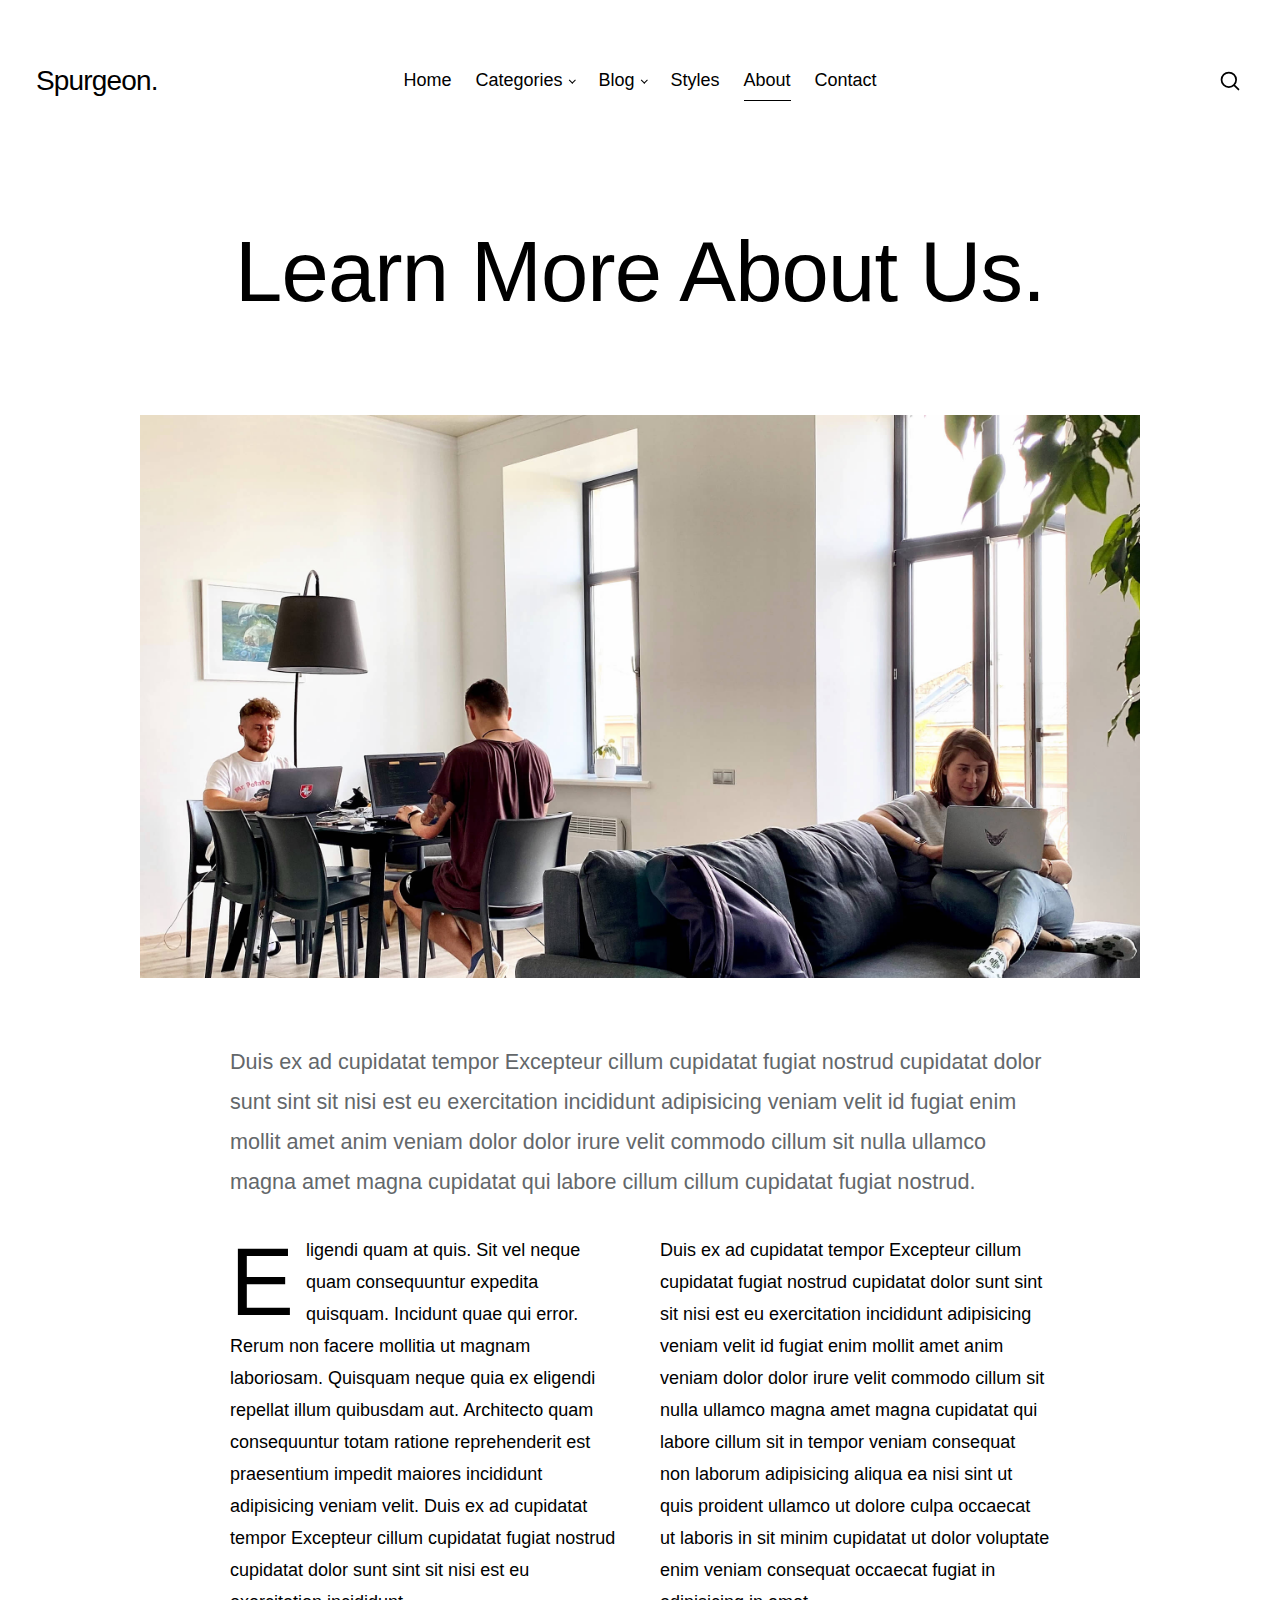
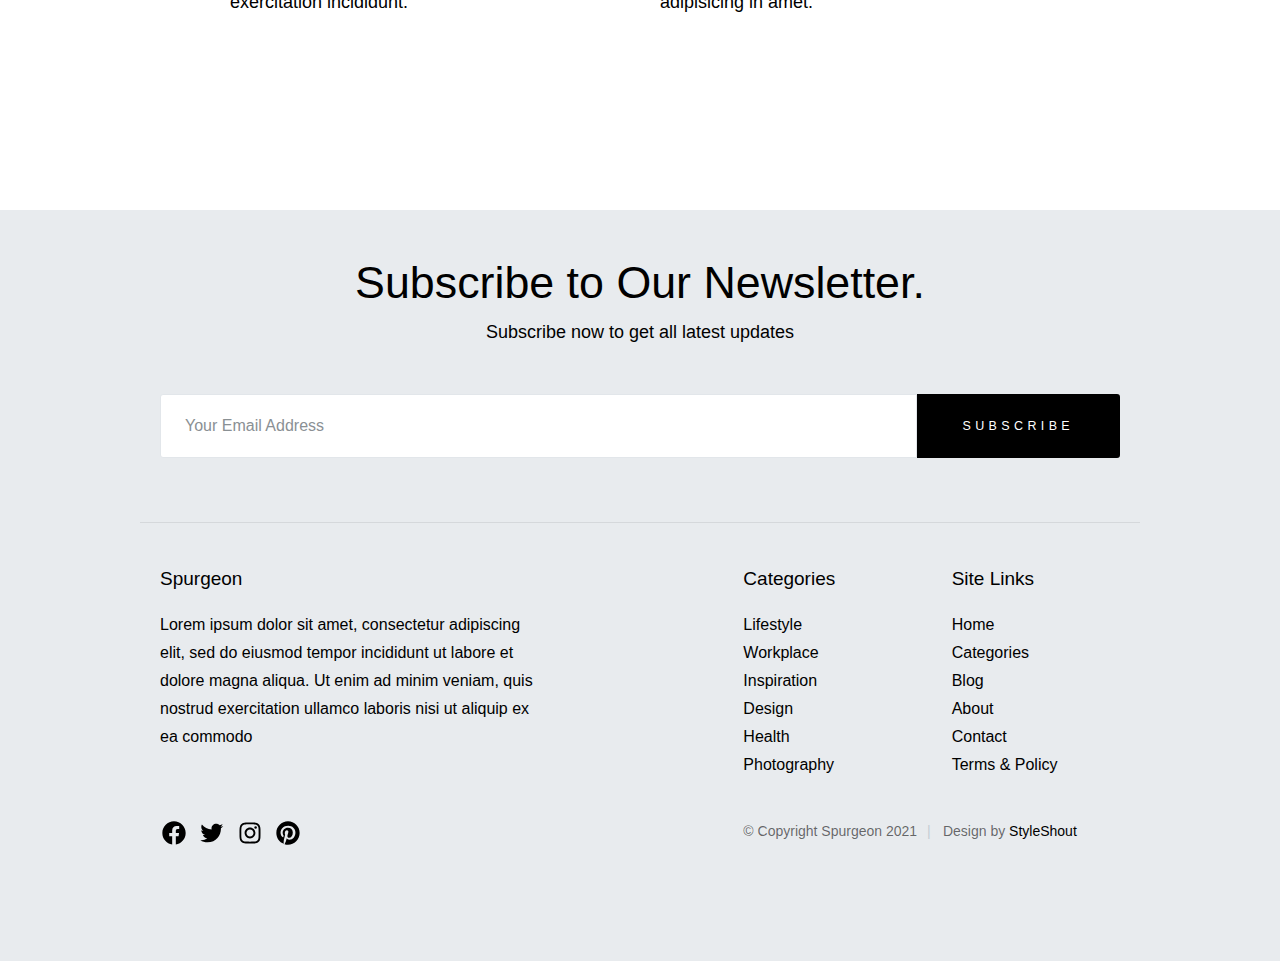
<file: about.html>
<!DOCTYPE html>
<html lang="en" class="no-js" >
<head>

    <!--- basic page needs
    ================================================== -->
    <meta charset="utf-8">
    <meta name="viewport" content="width=device-width, initial-scale=1">
    <title>About - Spurgeon</title>

    <script>
        document.documentElement.classList.remove('no-js');
        document.documentElement.classList.add('js');
    </script>

    <!-- CSS
    ================================================== -->
    <link rel="stylesheet" href="css/vendor.css">
    <link rel="stylesheet" href="css/styles.css">

    <!-- favicons
    ================================================== -->
    <link rel="apple-touch-icon" sizes="180x180" href="apple-touch-icon.png">
    <link rel="icon" type="image/png" sizes="32x32" href="favicon-32x32.png">
    <link rel="icon" type="image/png" sizes="16x16" href="favicon-16x16.png">
    <link rel="manifest" href="site.webmanifest">

</head>

<body id="top">


    <!-- preloader
    ================================================== -->
    <div id="preloader">
        <div id="loader" class="dots-fade">
            <div></div>
            <div></div>
            <div></div>
        </div>
    </div>


    <!-- page wrap
    ================================================== -->
    <div id="page" class="s-pagewrap">


        <!-- # site header 
        ================================================== -->
        <header id="masthead" class="s-header">

            <div class="s-header__branding">
                <p class="site-title">
                    <a href="index.html" rel="home">Spurgeon.</a>
                </p>
            </div>

            <div class="row s-header__navigation">

                <nav class="s-header__nav-wrap">
    
                    <h3 class="s-header__nav-heading">Navigate to</h3>
    
                    <ul class="s-header__nav">
                        <li><a href="index.html" title="">Home</a></li>
                        <li class="has-children">
                            <a href="#0" title="" class="">Categories</a>
                            <ul class="sub-menu">
                                <li><a href="category.html">Design</a></li>
                                <li><a href="category.html">Lifestyle</a></li>
                                <li><a href="category.html">Inspiration</a></li>
                                <li><a href="category.html">Work</a></li>
                                <li><a href="category.html">Health</a></li>
                                <li><a href="category.html">Photography</a></li>
                            </ul>
                        </li>
                        <li class="has-children">
                            <a href="#0" title="" class="">Blog</a>
                            <ul class="sub-menu">
                                <li><a href="single-standard.html">Standard Post</a></li>
                                <li><a href="single-video.html">Video Post</a></li>
                                <li><a href="single-audio.html">Audio Post</a></li>
                            </ul>
                        </li>
                        <li><a href="styles.html" title="">Styles</a></li>
                        <li class="current-menu-item"><a href="about.html" title="">About</a></li>
                        <li><a href="contact.html" title="">Contact</a></li>
                    </ul> <!-- end s-header__nav -->

                </nav> <!-- end s-header__nav-wrap -->
    
            </div> <!-- end s-header__navigation -->

            <div class="s-header__search">

                <div class="s-header__search-inner">
                    <div class="row">
    
                        <form role="search" method="get" class="s-header__search-form" action="#">
                            <label>
                                <span class="u-screen-reader-text">Search for:</span>
                                <input type="search" class="s-header__search-field" placeholder="Search for..." value="" name="s" title="Search for:" autocomplete="off">
                            </label>
                            <input type="submit" class="s-header__search-submit" value="Search"> 
                        </form>
    
                        <a href="#0" title="Close Search" class="s-header__search-close">Close</a>
    
                    </div> <!-- end row -->
                </div> <!-- s-header__search-inner -->
    
            </div> <!-- end s-header__search -->

            <a class="s-header__menu-toggle" href="#0"><span>Menu</span></a>
            <a class="s-header__search-trigger" href="#">
                <svg width="24" height="24" fill="none" viewBox="0 0 24 24">
                    <path stroke="currentColor" stroke-linecap="round" stroke-linejoin="round" stroke-width="1.5" d="M19.25 19.25L15.5 15.5M4.75 11C4.75 7.54822 7.54822 4.75 11 4.75C14.4518 4.75 17.25 7.54822 17.25 11C17.25 14.4518 14.4518 17.25 11 17.25C7.54822 17.25 4.75 14.4518 4.75 11Z"></path>
                </svg>
            </a>

        </header> <!-- end s-header -->


        <!-- # site-content
        ================================================== -->
        <div id="content" class="s-content s-content--page">

                <div class="row entry-wrap">
                    <div class="column lg-12">

                        <article class="entry">

                            <header class="entry__header entry__header--narrow">
    
                                <h1 class="entry__title">
                                    Learn More About Us.
                                </h1>
    
                            </header>

                            <div class="entry__media">
                                <figure class="featured-image">
                                    <img src="images/thumbs/about/about-1200.jpg" 
                                      srcset="images/thumbs/about/about-2400.jpg 2400w, 
                                              images/thumbs/about/about-1200.jpg 1200w, 
                                              images/thumbs/about/about-600.jpg 600w" sizes="(max-width: 2400px) 100vw, 2400px" alt="">
                                </figure>
                            </div>

                            <div class="content-primary">

                                <div class="entry__content">
        
                                    <p class="lead">
                                    Duis ex ad cupidatat tempor Excepteur cillum cupidatat fugiat nostrud cupidatat dolor 
                                    sunt sint sit nisi est eu exercitation incididunt adipisicing veniam velit id fugiat 
                                    enim mollit amet anim veniam dolor dolor irure velit commodo cillum sit nulla ullamco 
                                    magna amet magna cupidatat qui labore cillum cillum cupidatat fugiat nostrud.</p> 

                                    <div class="row block-lg-one-half block-tab-whole">
                                        <div class="column">
                                            <p class="drop-cap">
                                                Eligendi quam at quis. Sit vel neque quam consequuntur expedita quisquam. Incidunt quae 
                                                qui error. Rerum non facere mollitia ut magnam laboriosam. Quisquam neque quia ex eligendi 
                                                repellat illum quibusdam aut. Architecto quam consequuntur totam ratione reprehenderit est 
                                                praesentium impedit maiores incididunt adipisicing veniam velit. Duis ex ad cupidatat tempor Excepteur cillum cupidatat fugiat nostrud cupidatat dolor 
                                                sunt sint sit nisi est eu exercitation incididunt.
                                                </p>
                                        </div>
                                        <div class="column">
                                            <p>
                                                Duis ex ad cupidatat tempor Excepteur cillum cupidatat fugiat nostrud cupidatat dolor 
                                                sunt sint sit nisi est eu exercitation incididunt adipisicing veniam velit id fugiat 
                                                enim mollit amet anim veniam dolor dolor irure velit commodo cillum sit nulla ullamco 
                                                magna amet magna cupidatat qui labore cillum sit in tempor veniam consequat non laborum 
                                                adipisicing aliqua ea nisi sint ut quis proident ullamco ut dolore culpa occaecat ut 
                                                laboris in sit minim cupidatat ut dolor voluptate enim veniam consequat occaecat fugiat 
                                                in adipisicing in amet.
                                                </p>
                                        </div>
                                    </div>

                            </div> <!-- end content-primary -->

                        </article> <!-- end entry -->

                    </div>
                </div> <!-- end entry-wrap -->

        </section> <!-- end s-content -->


        <!-- # site-footer
        ================================================== -->
        <footer id="colophon" class="s-footer">

            <div class="row s-footer__subscribe">
                <div class="column lg-12">

                    <h2>
                    Subscribe to Our Newsletter.
                    </h2>
                    <p>
                    Subscribe now to get all latest updates
                    </p>

                    <form id="mc-form" class="mc-form">
                        <input type="email" name="EMAIL" id="mce-EMAIL" class="u-fullwidth text-center" placeholder="Your Email Address" title="The domain portion of the email address is invalid (the portion after the @)." pattern="^([^\x00-\x20\x22\x28\x29\x2c\x2e\x3a-\x3c\x3e\x40\x5b-\x5d\x7f-\xff]+|\x22([^\x0d\x22\x5c\x80-\xff]|\x5c[\x00-\x7f])*\x22)(\x2e([^\x00-\x20\x22\x28\x29\x2c\x2e\x3a-\x3c\x3e\x40\x5b-\x5d\x7f-\xff]+|\x22([^\x0d\x22\x5c\x80-\xff]|\x5c[\x00-\x7f])*\x22))*\x40([^\x00-\x20\x22\x28\x29\x2c\x2e\x3a-\x3c\x3e\x40\x5b-\x5d\x7f-\xff]+|\x5b([^\x0d\x5b-\x5d\x80-\xff]|\x5c[\x00-\x7f])*\x5d)(\x2e([^\x00-\x20\x22\x28\x29\x2c\x2e\x3a-\x3c\x3e\x40\x5b-\x5d\x7f-\xff]+|\x5b([^\x0d\x5b-\x5d\x80-\xff]|\x5c[\x00-\x7f])*\x5d))*(\.\w{2,})+$" required>
                        <input type="submit" name="subscribe" value="Subscribe" class="btn--small btn--primary u-fullwidth">
                        <!-- <div style="position: absolute; left: -5000px;" aria-hidden="true"><input type="text" name="b_cdb7b577e41181934ed6a6a44_9a91cfe7b3" tabindex="-1" value=""></div> -->
                        <div class="mc-status"></div>
                    </form>

                </div>
            </div> <!-- end s-footer__subscribe -->

            <div class="row s-footer__main">

                <div class="column lg-5 md-6 tab-12 s-footer__about">
                    <h4>Spurgeon</h4>

                    <p>
                    Lorem ipsum dolor sit amet, consectetur 
                    adipiscing elit, sed do eiusmod tempor 
                    incididunt ut labore et dolore magna aliqua. 
                    Ut enim ad minim veniam, quis nostrud exercitation 
                    ullamco laboris nisi ut aliquip ex ea commodo 
                    </p>
                </div> <!-- end s-footer__about -->

                <div class="column lg-5 md-6 tab-12">
                    <div class="row">
                        <div class="column lg-6">
                            <h4>Categories</h4>
                            <ul class="link-list">
                                <li><a href="category.html">Lifestyle</a></li>
                                <li><a href="category.html">Workplace</a></li>
                                <li><a href="category.html">Inspiration</a></li>
                                <li><a href="category.html">Design</a></li>
                                <li><a href="category.html">Health</a></li>
                                <li><a href="category.html">Photography</a></li>
                            </ul>
                        </div>
                        <div class="column lg-6">
                            <h4>Site Links</h4>
                            <ul class="link-list">
                                <li><a href="index.html">Home</a></li>
                                <li><a href="category.html">Categories</a></li>
                                <li><a href="category.html">Blog</a></li>
                                <li><a href="about.html">About</a></li>
                                <li><a href="about.html">Contact</a></li>
                                <li><a href="#0">Terms & Policy</a></li>
                            </ul>
                        </div>
                    </div>
                </div>

            </div> <!-- end s-footer__main -->

            <div class="row s-footer__bottom">

                <div class="column lg-7 md-6 tab-12">
                    <ul class="s-footer__social">
                        <li>
                            <a href="#0">
                                <svg xmlns="http://www.w3.org/2000/svg" width="24" height="24" viewBox="0 0 24 24" style="fill: rgba(0, 0, 0, 1);transform: ;msFilter:;"><path d="M12.001 2.002c-5.522 0-9.999 4.477-9.999 9.999 0 4.99 3.656 9.126 8.437 9.879v-6.988h-2.54v-2.891h2.54V9.798c0-2.508 1.493-3.891 3.776-3.891 1.094 0 2.24.195 2.24.195v2.459h-1.264c-1.24 0-1.628.772-1.628 1.563v1.875h2.771l-.443 2.891h-2.328v6.988C18.344 21.129 22 16.992 22 12.001c0-5.522-4.477-9.999-9.999-9.999z"></path></svg>
                                <span class="u-screen-reader-text">Facebook</span>
                            </a>
                        </li>
                        <li>
                            <a href="#0">
                                <svg xmlns="http://www.w3.org/2000/svg" width="24" height="24" viewBox="0 0 24 24" style="fill:rgba(0, 0, 0, 1);transform:;-ms-filter:"><path d="M19.633,7.997c0.013,0.175,0.013,0.349,0.013,0.523c0,5.325-4.053,11.461-11.46,11.461c-2.282,0-4.402-0.661-6.186-1.809 c0.324,0.037,0.636,0.05,0.973,0.05c1.883,0,3.616-0.636,5.001-1.721c-1.771-0.037-3.255-1.197-3.767-2.793 c0.249,0.037,0.499,0.062,0.761,0.062c0.361,0,0.724-0.05,1.061-0.137c-1.847-0.374-3.23-1.995-3.23-3.953v-0.05 c0.537,0.299,1.16,0.486,1.82,0.511C3.534,9.419,2.823,8.184,2.823,6.787c0-0.748,0.199-1.434,0.548-2.032 c1.983,2.443,4.964,4.04,8.306,4.215c-0.062-0.3-0.1-0.611-0.1-0.923c0-2.22,1.796-4.028,4.028-4.028 c1.16,0,2.207,0.486,2.943,1.272c0.91-0.175,1.782-0.512,2.556-0.973c-0.299,0.935-0.936,1.721-1.771,2.22 c0.811-0.088,1.597-0.312,2.319-0.624C21.104,6.712,20.419,7.423,19.633,7.997z"></path></svg>
                                <span class="u-screen-reader-text">Twitter</span>
                            </a>
                        </li>
                        <li>
                            <a href="#0">
                                <svg xmlns="http://www.w3.org/2000/svg" width="24" height="24" viewBox="0 0 24 24" style="fill:rgba(0, 0, 0, 1);transform:;-ms-filter:"><path d="M11.999,7.377c-2.554,0-4.623,2.07-4.623,4.623c0,2.554,2.069,4.624,4.623,4.624c2.552,0,4.623-2.07,4.623-4.624 C16.622,9.447,14.551,7.377,11.999,7.377L11.999,7.377z M11.999,15.004c-1.659,0-3.004-1.345-3.004-3.003 c0-1.659,1.345-3.003,3.004-3.003s3.002,1.344,3.002,3.003C15.001,13.659,13.658,15.004,11.999,15.004L11.999,15.004z"></path><circle cx="16.806" cy="7.207" r="1.078"></circle><path d="M20.533,6.111c-0.469-1.209-1.424-2.165-2.633-2.632c-0.699-0.263-1.438-0.404-2.186-0.42 c-0.963-0.042-1.268-0.054-3.71-0.054s-2.755,0-3.71,0.054C7.548,3.074,6.809,3.215,6.11,3.479C4.9,3.946,3.945,4.902,3.477,6.111 c-0.263,0.7-0.404,1.438-0.419,2.186c-0.043,0.962-0.056,1.267-0.056,3.71c0,2.442,0,2.753,0.056,3.71 c0.015,0.748,0.156,1.486,0.419,2.187c0.469,1.208,1.424,2.164,2.634,2.632c0.696,0.272,1.435,0.426,2.185,0.45 c0.963,0.042,1.268,0.055,3.71,0.055s2.755,0,3.71-0.055c0.747-0.015,1.486-0.157,2.186-0.419c1.209-0.469,2.164-1.424,2.633-2.633 c0.263-0.7,0.404-1.438,0.419-2.186c0.043-0.962,0.056-1.267,0.056-3.71s0-2.753-0.056-3.71C20.941,7.57,20.801,6.819,20.533,6.111z M19.315,15.643c-0.007,0.576-0.111,1.147-0.311,1.688c-0.305,0.787-0.926,1.409-1.712,1.711c-0.535,0.199-1.099,0.303-1.67,0.311 c-0.95,0.044-1.218,0.055-3.654,0.055c-2.438,0-2.687,0-3.655-0.055c-0.569-0.007-1.135-0.112-1.669-0.311 c-0.789-0.301-1.414-0.923-1.719-1.711c-0.196-0.534-0.302-1.099-0.311-1.669c-0.043-0.95-0.053-1.218-0.053-3.654 c0-2.437,0-2.686,0.053-3.655c0.007-0.576,0.111-1.146,0.311-1.687c0.305-0.789,0.93-1.41,1.719-1.712 c0.534-0.198,1.1-0.303,1.669-0.311c0.951-0.043,1.218-0.055,3.655-0.055c2.437,0,2.687,0,3.654,0.055 c0.571,0.007,1.135,0.112,1.67,0.311c0.786,0.303,1.407,0.925,1.712,1.712c0.196,0.534,0.302,1.099,0.311,1.669 c0.043,0.951,0.054,1.218,0.054,3.655c0,2.436,0,2.698-0.043,3.654H19.315z"></path></svg>
                                <span class="u-screen-reader-text">Instagram</span>
                            </a>
                        </li>
                        <li>
                            <a href="#0">
                                <svg xmlns="http://www.w3.org/2000/svg" width="24" height="24" viewBox="0 0 24 24" style="fill: rgba(0, 0, 0, 1);transform: ;msFilter:;"><path d="M11.99 2C6.472 2 2 6.473 2 11.99c0 4.232 2.633 7.85 6.35 9.306-.088-.79-.166-2.006.034-2.868.182-.78 1.172-4.966 1.172-4.966s-.299-.599-.299-1.484c0-1.388.805-2.425 1.808-2.425.853 0 1.264.64 1.264 1.407 0 .858-.546 2.139-.827 3.327-.235.994.499 1.805 1.479 1.805 1.775 0 3.141-1.872 3.141-4.575 0-2.392-1.719-4.064-4.173-4.064-2.843 0-4.512 2.132-4.512 4.335 0 .858.331 1.779.744 2.28a.3.3 0 0 1 .069.286c-.076.315-.245.994-.277 1.133-.044.183-.145.222-.335.134-1.247-.581-2.027-2.405-2.027-3.871 0-3.151 2.289-6.045 6.601-6.045 3.466 0 6.159 2.469 6.159 5.77 0 3.444-2.171 6.213-5.184 6.213-1.013 0-1.964-.525-2.29-1.146l-.623 2.374c-.225.868-.834 1.956-1.241 2.62a10 10 0 0 0 2.958.445c5.517 0 9.99-4.473 9.99-9.99S17.507 2 11.99 2"></path></svg>
                                <span class="u-screen-reader-text">Pinterest</span>
                            </a>
                        </li>
                    </ul>
                </div>
                <div class="column lg-5 md-6 tab-12">
                    <div class="ss-copyright">
                        <span>© Copyright Spurgeon 2021</span> 
                        <span>Design by <a href="https://www.styleshout.com/">StyleShout</a></span>
                    </div>
                </div>

            </div> <!-- end s-footer__bottom -->
           
            <div class="ss-go-top">
                <a class="smoothscroll" title="Back to Top" href="#top">
                    <svg width="24" height="24" fill="none" viewBox="0 0 24 24">
                        <path stroke="currentColor" stroke-linecap="round" stroke-linejoin="round" stroke-width="1.5" d="M17.25 10.25L12 4.75L6.75 10.25"/>
                        <path stroke="currentColor" stroke-linecap="round" stroke-linejoin="round" stroke-width="1.5" d="M12 19.25V5.75"/>
                    </svg>
                </a>
            </div> <!-- end ss-go-top -->

        </footer><!-- end s-footer -->


    <!-- Java Script
    ================================================== -->
    <script src="js/plugins.js"></script>
    <script src="js/main.js"></script>

</body>
</html>
</file>
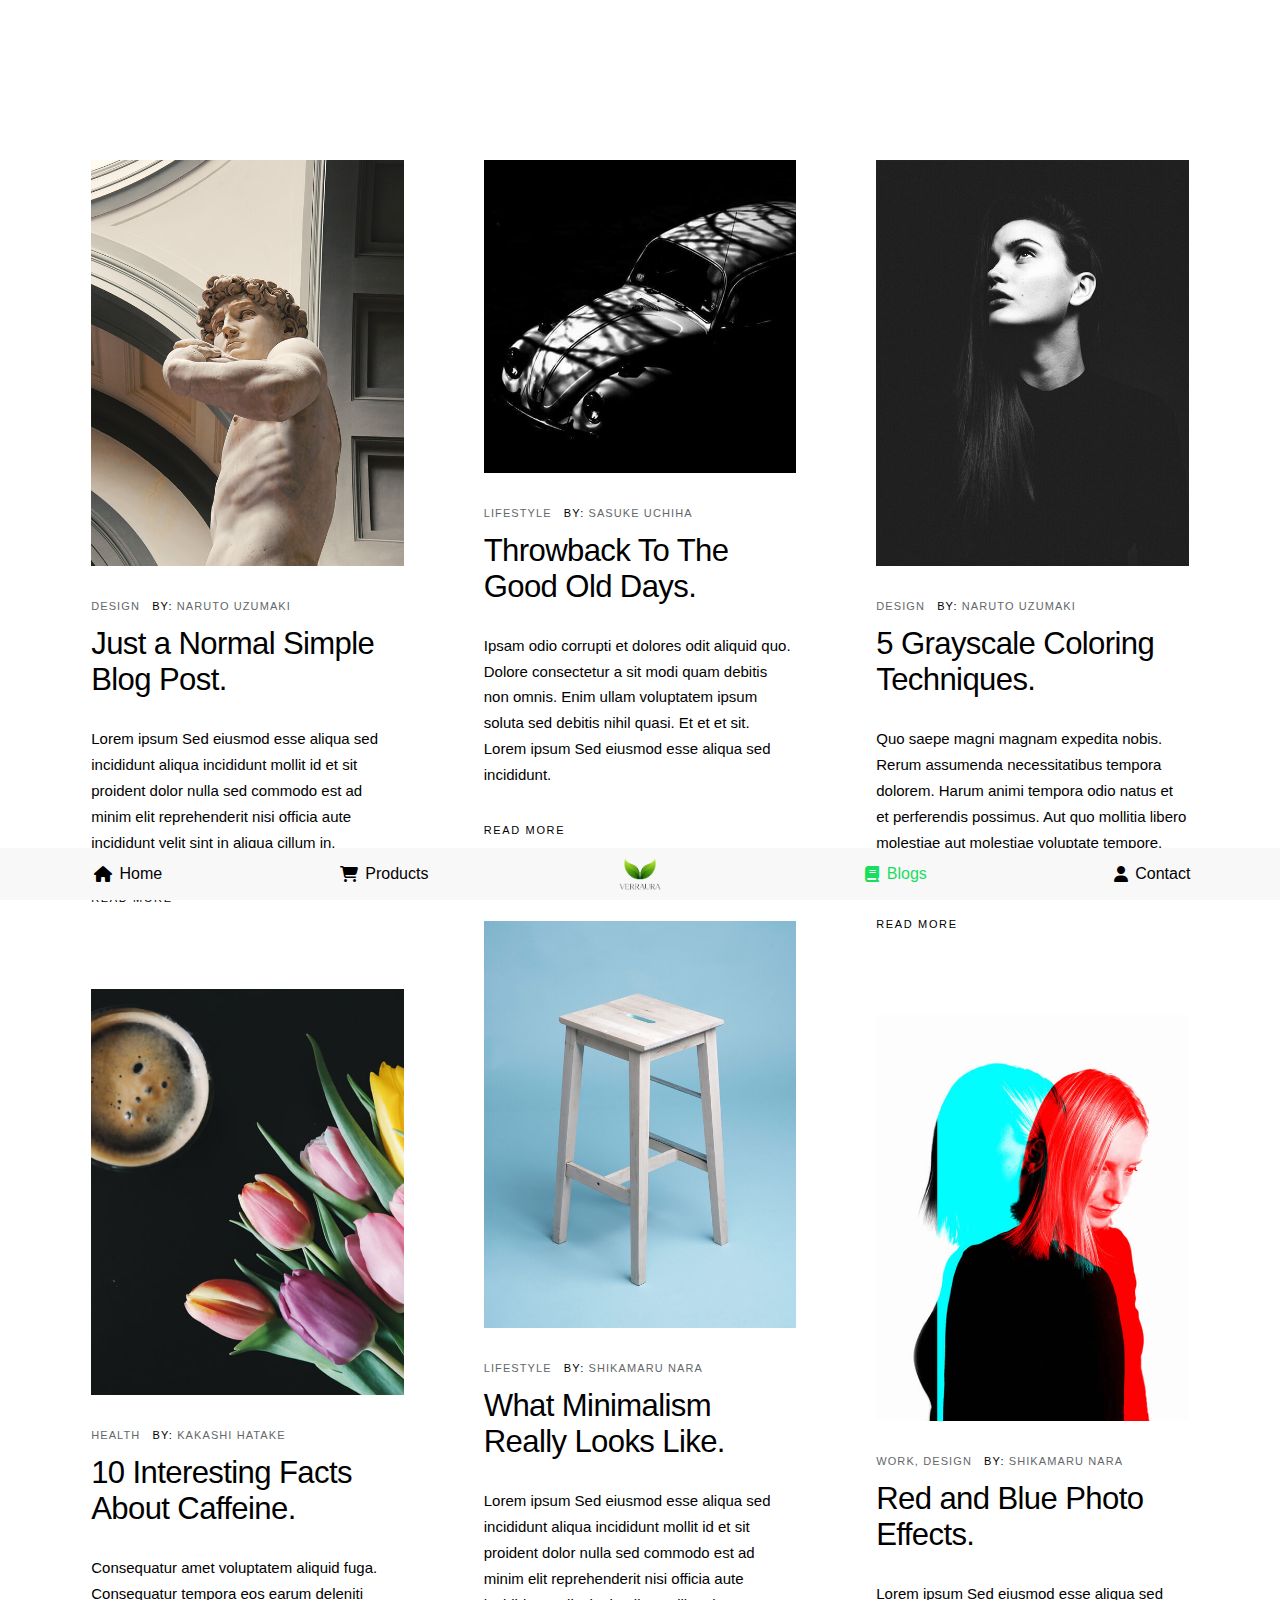
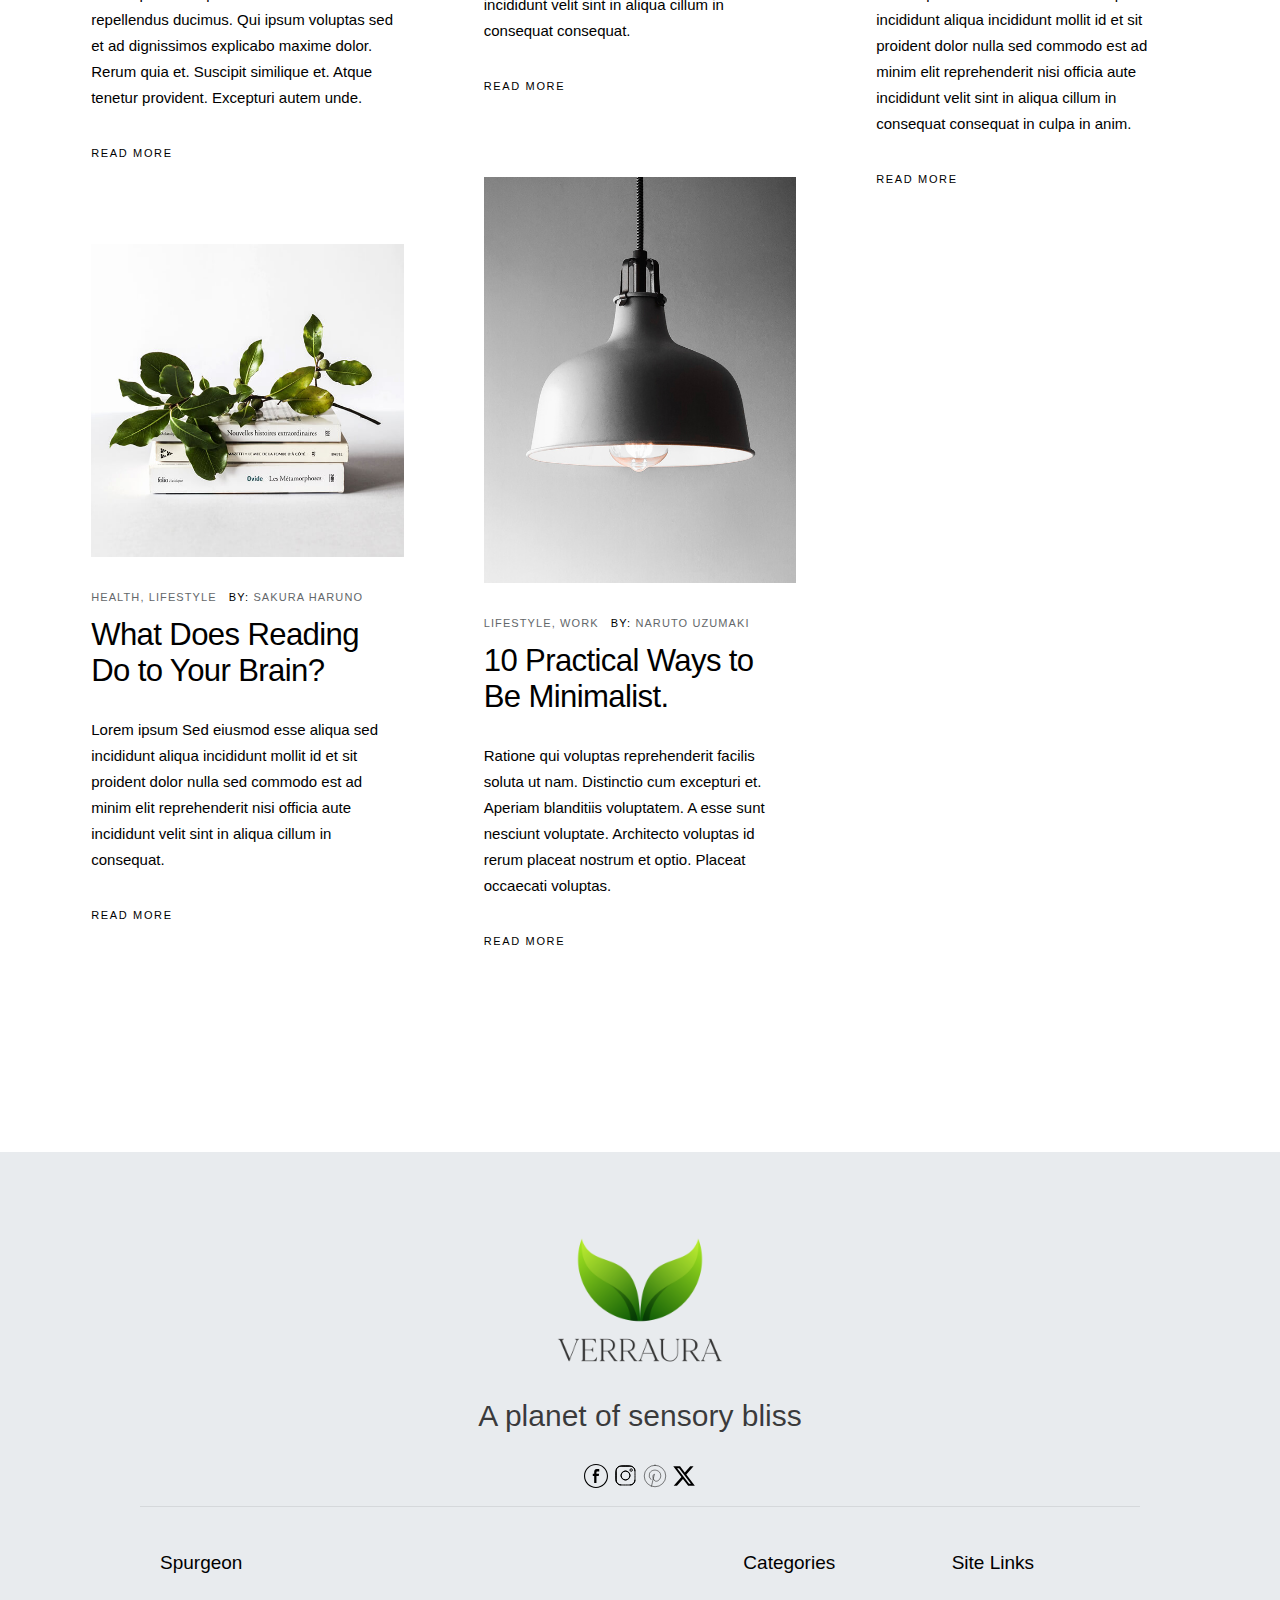
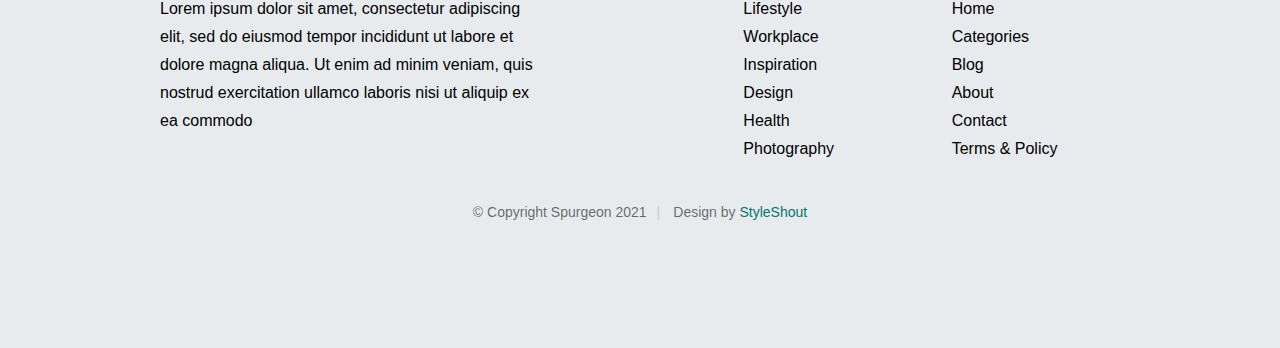
<file: Blogs.html>
<!DOCTYPE html>
<html lang="en" class="no-js" >
<head>

    <!--- basic page needs
    ================================================== -->
    <meta charset="utf-8">
    <meta name="viewport" content="width=device-width, initial-scale=1">
    <title>Spurgeon</title>

    <script>
        document.documentElement.classList.remove('no-js');
        document.documentElement.classList.add('js');
    </script>

    <!-- CSS
    ================================================== -->
    <link rel="stylesheet" href="css/vendor.css">
    <link rel="stylesheet" href="css/styles.css">

    <!-- favicons
    ================================================== -->
    <link rel="stylesheet" href="https://cdnjs.cloudflare.com/ajax/libs/font-awesome/6.4.0/css/all.min.css">
    <link rel="apple-touch-icon" sizes="180x180" href="apple-touch-icon.png">
    <link rel="icon" type="image/png" sizes="32x32" href="favicon-32x32.png">
    <link rel="icon" type="image/png" sizes="16x16" href="favicon-16x16.png">
    <link rel="manifest" href="site.webmanifest">

</head>


<body id="top">




    <!-- page wrap
    ================================================== -->
    <div id="page" class="s-pagewrap ss-home">


        <!-- # site header 
        ================================================== -->
        <header id="masthead" class="s-header">

            <div class="s-header__branding">
                <p class="site-title">
                    <a href="index.html" rel="home">Verraura.</a>
                </p>
            </div>

            <div class="row s-header__navigation">
                    <ul class="s-header__nav">
                                                                                   
                    </ul> <!-- end s-header__nav -->
            </div> <!-- end s-header__navigation -->


         
         

        </header> <!-- end s-header -->


        <!-- # site-content
        ================================================== -->
        <section id="content" class="s-content">
         



            <!--  BLOG SECTION  -->
            <div id="bricks" class="bricks">
                <div class="masonry">
                    <div class="bricks-wrapper" >
                        <div class="grid-sizer">

                      


                        <article class="brick entry" >
                            <div class="entry__thumb">
                                <a href="single-standard.html" class="thumb-link">
                                    <img src="images/thumbs/masonry/statue-600.jpg" 
                                        srcset="images/thumbs/masonry/statue-600.jpg 1x, images/thumbs/masonry/statue-1200.jpg 2x" alt="">
                                </a>
                            </div> <!-- end entry__thumb -->
                            <div class="entry__text">
                                <div class="entry__header">
                                    <div class="entry__meta">
                                        <span class="cat-links">
                                            <a href="#">Design</a>
                                        </span>
                                        <span class="byline">
                                            By:
                                            <a href="#0">Naruto Uzumaki</a>
                                        </span>
                                    </div>
                                    <h1 class="entry__title"><a href="single-standard.html">Just a Normal Simple Blog Post.</a></h1>
                                 </div>
                                <div class="entry__excerpt">
                                    <p>
                                    Lorem ipsum Sed eiusmod esse aliqua sed incididunt aliqua incididunt mollit id et sit proident dolor nulla 
                                    sed commodo est ad minim elit reprehenderit nisi officia aute incididunt velit sint in aliqua cillum in.
                                    </p>
                                </div>
                                <a class="entry__more-link" href="#0">Read More</a>
                            </div> <!-- end entry__text -->
                        </article> <!-- end article -->
                        <article class="brick entry" >
        
                            <div class="entry__thumb">
                                <a href="single-standard.html" class="thumb-link">
                                    <img src="images/thumbs/masonry/beetle-600.jpg" 
                                        srcset="images/thumbs/masonry/beetle-600.jpg 1x, images/thumbs/masonry/beetle-1200.jpg 2x" alt="">
                                </a>
                            </div> <!-- end entry__thumb -->
        
                            <div class="entry__text">
                                <div class="entry__header">
                                    <div class="entry__meta">
                                        <span class="cat-links">
                                            <a href="#">Lifestyle</a>
                                        </span>
                                        <span class="post-date">
                                            By:
                                            <a href="#0">Sasuke Uchiha</a>
                                        </span>
                                    </div>
                                    <h1 class="entry__title"><a href="single-standard.html">Throwback To The Good Old Days.</a></h1>
                                </div>
                                <div class="entry__excerpt">
                                    <p>
                                    Ipsam odio corrupti et dolores odit aliquid quo. Dolore consectetur a sit modi quam debitis non omnis. Enim ullam 
                                    voluptatem ipsum soluta sed debitis nihil quasi. Et et et sit. Lorem ipsum Sed eiusmod esse aliqua sed incididunt.
                                    </p>
                                </div>
                                <a class="entry__more-link" href="#0">Read More</a>
                            </div> <!-- end entry__text -->
                        
                        </article> <!-- end article -->

                        <article class="brick entry">
            
                            <div class="entry__thumb">
                                <a href="single-standard.html" class="thumb-link">
                                    <img src="images/thumbs/masonry/grayscale-600.jpg" 
                                        srcset="images/thumbs/masonry/grayscale-600.jpg 1x, images/thumbs/masonry/grayscale-1200.jpg 2x" alt="">
                                </a>
                            </div> <!-- end entry__thumb -->
            
                            <div class="entry__text">
                                <div class="entry__header">
                                    <div class="entry__meta">
                                        <span class="cat-links">
                                            <a href="#">Design</a>
                                        </span>
                                        <span class="byline">
                                            By:
                                            <a href="#0">Naruto Uzumaki</a>
                                        </span>
                                    </div>
                                    <h1 class="entry__title"><a href="single-standard.html">5  Grayscale Coloring Techniques.</a></h1>
                                </div>
                                <div class="entry__excerpt">
                                    <p>
                                    Quo saepe magni magnam expedita nobis. Rerum assumenda necessitatibus tempora dolorem. Harum animi tempora odio natus et 
                                    et perferendis possimus. Aut quo mollitia libero molestiae aut molestiae voluptate tempore. Eius voluptatem eligendi .
                                    </p>
                                </div>
                                <a class="entry__more-link" href="#0">Read More</a>
                            </div> <!-- end entry__text -->
                            
                        </article> <!-- end article -->

                        <article class="brick entry">
            
                            <div class="entry__thumb">
                                <a href="single-standard.html" class="thumb-link">
                                    <img src="images/thumbs/masonry/woodcraft-600.jpg" 
                                        srcset="images/thumbs/masonry/woodcraft-600.jpg 1x, images/thumbs/masonry/woodcraft-1200.jpg 2x" alt="">
                                </a>
                            </div> <!-- end entry__thumb -->
            
                            <div class="entry__text">
                                <div class="entry__header">
                                    <div class="entry__meta">
                                        <span class="cat-links">
                                            <a href="#">Lifestyle</a>
                                        </span>
                                        <span class="byline">
                                            By:
                                            <a href="#0">Shikamaru Nara</a>
                                        </span>
                                    </div>
                                    <h1 class="entry__title"><a href="single-standard.html">What Minimalism Really Looks Like.</a></h1>
                                 </div>
                                <div class="entry__excerpt">
                                    <p>
                                    Lorem ipsum Sed eiusmod esse aliqua sed incididunt aliqua incididunt mollit id et sit proident dolor nulla sed commodo 
                                    est ad minim elit reprehenderit nisi officia aute incididunt velit sint in aliqua cillum in consequat consequat.
                                    </p>
                                </div>
                                <a class="entry__more-link" href="#0">Read More</a>
                            </div> <!-- end entry__text -->
            
                        </article> <!-- end entry -->
        
                        <article class="brick entry">
        
                            <div class="entry__thumb">
                                <a href="single-standard.html" class="thumb-link">
                                    <img src="images/thumbs/masonry/tulips-600.jpg" 
                                        srcset="images/thumbs/masonry/tulips-600.jpg 1x, images/thumbs/masonry/tulips-1200.jpg 2x" alt="">
                                </a>
                            </div>  <!-- end entry__thumb -->
        
                            <div class="entry__text">
                                <div class="entry__header">
                                    <div class="entry__meta">
                                        <span class="cat-links">
                                            <a href="#">Health</a>
                                        </span>
                                        <span class="byline">
                                            By:
                                            <a href="#0">Kakashi Hatake</a>
                                        </span>
                                    </div>
                                    <h1 class="entry__title"><a href="single-standard.html">10 Interesting Facts About Caffeine.</a></h1>
                                </div>
                                <div class="entry__excerpt">
                                    <p>
                                    Consequatur amet voluptatem aliquid fuga. Consequatur tempora eos earum deleniti repellendus ducimus. Qui ipsum voluptas 
                                    sed et ad dignissimos explicabo maxime dolor. Rerum quia et. Suscipit similique et. Atque tenetur provident. Excepturi 
                                    autem unde.
                                    </p>
                                </div>
                                <a class="entry__more-link" href="#0">Read More</a>
                            </div> <!-- end entry__text -->
                        
                        </article> <!-- end article -->

                        

                        <article class="brick entry">
        
                            <div class="entry__thumb">
                                <a href="single-standard.html" class="thumb-link">
                                    <img src="images/thumbs/masonry/red-and-blue-600.jpg" 
                                        srcset="images/thumbs/masonry/red-and-blue-600.jpg 1x, images/thumbs/masonry/red-and-blue-1200.jpg 2x" alt="">
                                </a>
                            </div> <!-- end entry__thumb -->
        
                            <div class="entry__text">
                                <div class="entry__header">
                                    <div class="entry__meta">
                                        <span class="cat-links">
                                            <a href="#">Work</a> 
                                            <a href="#">Design</a>
                                        </span>
                                        <span class="byline">
                                            By:
                                            <a href="#0">Shikamaru Nara</a>
                                        </span>
                                    </div>
                                    <h1 class="entry__title"><a href="single-standard.html">Red and Blue Photo Effects.</a></h1>
                                </div>
                                <div class="entry__excerpt">
                                    <p>
                                    Lorem ipsum Sed eiusmod esse aliqua sed incididunt aliqua incididunt mollit id et sit proident dolor nulla sed commodo 
                                    est ad minim elit reprehenderit nisi officia aute incididunt velit sint in aliqua cillum in consequat consequat in
                                    culpa in anim.
                                    </p>
                                </div>
                                <a class="entry__more-link" href="#0">Read More</a>
                            </div> <!-- end entry__text -->
                        
                        </article> <!-- end article -->
        
                        <article class="brick entry" >
                
                            <div class="entry__thumb">
                                <a href="single-standard.html" class="thumb-link">
                                    <img src="images/thumbs/masonry/white-lamp-600.jpg" 
                                        srcset="images/thumbs/masonry/white-lamp-600.jpg 1x, images/thumbs/masonry/white-lamp-1200.jpg 2x" alt="">
                                </a>
                            </div> <!-- end entry__thumb -->
                
                            <div class="entry__text">
                                <div class="entry__header">
                                    <div class="entry__meta">
                                        <span class="cat-links">
                                            <a href="#">Lifestyle</a>
                                            <a href="#">Work</a>
                                        </span>
                                        <span class="byline">
                                            By:
                                            <a href="#0">Naruto Uzumaki</a>
                                        </span>
                                    </div>
                                    <h1 class="entry__title"><a href="single-standard.html">10 Practical Ways to Be Minimalist.</a></h1>
                                </div>
                                <div class="entry__excerpt">
                                    <p>
                                    Ratione qui voluptas reprehenderit facilis soluta ut nam. Distinctio cum excepturi et. Aperiam blanditiis voluptatem.
                                    A esse sunt nesciunt voluptate. Architecto voluptas id rerum placeat nostrum et optio. Placeat occaecati voluptas.
                                    </p>
                                </div>
                                <a class="entry__more-link" href="#0">Read More</a>
                            </div> <!-- end entry__text -->
                                
                        </article> <!-- end article -->
        
                        <article class="brick entry" >
        
                            <div class="entry__thumb">
                                <a href="single-standard.html" class="thumb-link">
                                    <img src="images/thumbs/masonry/books-600.jpg" 
                                        srcset="images/thumbs/masonry/books-600.jpg 1x, images/thumbs/masonry/books-1200.jpg 2x" alt="">
                                </a>
                            </div> <!-- end entry__thumb -->
        
                            <div class="entry__text">
                                <div class="entry__header">
                                    <div class="entry__meta">
                                        <span class="cat-links">
                                            <a href="#">Health</a>
                                            <a href="#">Lifestyle</a>
                                        </span>
                                        <span class="byline">
                                            By:
                                            <a href="#0">Sakura Haruno</a>
                                        </span>
                                    </div>
                                    <h1 class="entry__title"><a href="single-standard.html">What Does Reading Do to Your Brain?</a></h1>
                                </div>
                                <div class="entry__excerpt">
                                    <p>
                                    Lorem ipsum Sed eiusmod esse aliqua sed incididunt aliqua incididunt mollit id et sit proident dolor nulla sed 
                                    commodo est ad minim elit reprehenderit nisi officia aute incididunt velit sint in aliqua cillum in consequat.
                                    </p>
                                </div>
                                <a class="entry__more-link" href="#0">Read More</a>
                            </div> <!-- end entry__text -->
                        
                        </article> <!-- end article -->

                    </div> <!-- end bricks-wrapper -->

                </div> <!-- end masonry-->

            </div> <!-- end bricks -->

        </section> <!-- end s-content -->


        <!-- # site-footer
        ================================================== -->
        <footer id="colophon" class="s-footer">

            <div class="containerfooter">
                <img src="images/img1.png" alt="Description of the image">
                <p>A planet of sensory bliss</p>
                       <div> 
                      
                            <a href="#0">
                                <svg width="24" height="24" viewBox="0 0 32 32" xmlns="http://www.w3.org/2000/svg" fill="#000000"><g id="SVGRepo_bgCarrier" stroke-width="0"></g><g id="SVGRepo_tracerCarrier" stroke-linecap="round" stroke-linejoin="round"></g><g id="SVGRepo_iconCarrier"> <g fill="none" fill-rule="evenodd"> <path d="m0 0h32v32h-32z"></path> <g fill="#000000" fill-rule="nonzero"> <path d="m32 16c0-8.83636363-7.1636364-16-16-16-8.83636362 0-16 7.16363638-16 16 0 8.8363636 7.16363638 16 16 16 8.8363636 0 16-7.1636364 16-16zm-30.54545453 0c0-8.03345453 6.512-14.54545453 14.54545453-14.54545453 8.0334545 0 14.5454545 6.512 14.5454545 14.54545453 0 8.0334545-6.512 14.5454545-14.5454545 14.5454545-8.03345453 0-14.54545453-6.512-14.54545453-14.5454545z"></path> <path d="m16.6138182 25.2349091v-9.2349091h3.0472727l.4814545-3.0603636h-3.5287272v-1.5345455c0-.7985455.2618182-1.56072727 1.408-1.56072727h2.2909091v-3.05454547h-3.2523636c-2.7345455 0-3.4807273 1.80072728-3.4807273 4.29672724v1.8516364h-1.8763637v3.0618182h1.8763636v9.2349091z"></path> </g> </g> </g></svg>
                                <span class="u-screen-reader-text">facebook</span>
                            </a>
                            <a href="#0">
                              <svg width="24" height="24" viewBox="0 0 24 24" fill="none" xmlns="http://www.w3.org/2000/svg"><g id="SVGRepo_bgCarrier" stroke-width="0"></g><g id="SVGRepo_tracerCarrier" stroke-linecap="round" stroke-linejoin="round"></g><g id="SVGRepo_iconCarrier"> <path d="M3.06167 7.24464C3.10844 6.22264 3.26846 5.56351 3.48487 5.00402L3.48778 4.99629C3.70223 4.42695 4.03818 3.91119 4.47224 3.48489L4.47833 3.47891L4.48431 3.47282C4.91096 3.0382 5.42691 2.70258 5.99575 2.4887L6.00556 2.48495C6.56378 2.26786 7.22162 2.10843 8.24447 2.06167M3.06167 7.24464C3.0125 8.33659 2.99997 8.67508 2.99997 11.5063C2.99997 14.3381 3.01181 14.6758 3.06164 15.768M3.06167 7.24464L3.06167 7.52008M3.48867 18.0168C3.70255 18.5856 4.03817 19.1015 4.47279 19.5282L4.47887 19.5342L4.48484 19.5402C4.91116 19.9743 5.42694 20.3103 5.99628 20.5247L6.00478 20.5279C6.56351 20.7446 7.22167 20.9041 8.24447 20.9509M3.48867 18.0168L3.48492 18.0069C3.26783 17.4487 3.1084 16.7909 3.06164 15.768M3.48867 18.0168L3.47585 17.9492M3.06164 15.768L3.07839 15.8562M3.06164 15.768L3.06164 15.4919M3.47585 17.9492L3.07839 15.8562M3.47585 17.9492C3.30704 17.5033 3.13322 16.881 3.07839 15.8562M3.47585 17.9492C3.48177 17.9649 3.48768 17.9803 3.49359 17.9955C3.70766 18.5726 4.04685 19.0952 4.48679 19.5256C4.91708 19.9655 5.43944 20.3046 6.01636 20.5187C6.47934 20.699 7.13172 20.8875 8.24431 20.9385C9.3671 20.9896 9.71399 21 12.5062 21C15.2985 21 15.6457 20.9896 16.7685 20.9385C17.8824 20.8874 18.534 20.6979 18.9954 20.519C19.5726 20.305 20.0953 19.9657 20.5257 19.5256C20.9655 19.0953 21.3046 18.573 21.5187 17.9961C21.699 17.5331 21.8875 16.8808 21.9384 15.7682C21.9895 14.6454 22 14.2978 22 11.5063C22 8.71472 21.9895 8.36684 21.9384 7.24405C21.8871 6.12427 21.6959 5.47168 21.5161 5.00992C21.2811 4.40322 20.9831 3.94437 20.525 3.48627C20.0678 3.02999 19.6102 2.73179 19.003 2.49654C18.5396 2.31537 17.8866 2.12531 16.7685 2.07406C16.6712 2.06964 16.5798 2.06552 16.4921 2.06168M3.07839 15.8562C3.07684 15.8273 3.07539 15.7981 3.07403 15.7685C3.06961 15.6712 3.06548 15.5797 3.06164 15.4919M8.24447 2.06167C9.33668 2.01184 9.67505 2 12.5062 2C15.3374 2 15.6756 2.01252 16.7675 2.06168M8.24447 2.06167L8.52062 2.06167M16.7675 2.06168L16.4921 2.06168M16.7675 2.06168C17.7897 2.10844 18.4489 2.26844 19.0085 2.48487L19.0162 2.48781C19.5855 2.70226 20.1013 3.03821 20.5276 3.47227L20.5335 3.4783L20.5396 3.48422C20.9737 3.91055 21.3096 4.42646 21.5239 4.99596L21.5275 5.00559C21.7446 5.56381 21.9041 6.22165 21.9508 7.2445M8.52062 2.06167L16.4921 2.06168M8.52062 2.06167C9.44548 2.02123 9.95666 2.01253 12.5062 2.01253C15.056 2.01253 15.5671 2.02124 16.4921 2.06168M8.52062 2.06167C8.43284 2.06551 8.34134 2.06964 8.24402 2.07406C7.13004 2.12512 6.47843 2.31464 6.01708 2.49358C5.43767 2.70837 4.91328 3.04936 4.48192 3.49186C4.0281 3.94756 3.73105 4.40422 3.49655 5.0094C3.31536 5.4728 3.12527 6.12614 3.07402 7.24434C3.06961 7.34135 3.06549 7.43257 3.06167 7.52008M21.9508 15.768C21.9041 16.7908 21.7446 17.449 21.5279 18.0077L21.5247 18.0162C21.3102 18.5856 20.9743 19.1013 20.5402 19.5276L20.5341 19.5336L20.5282 19.5397C20.1015 19.9743 19.5856 20.3099 19.0167 20.5238L19.0069 20.5276C18.4487 20.7447 17.7908 20.9041 16.768 20.9509M3.06164 15.4919C3.0212 14.567 3.0125 14.0558 3.0125 11.5063C3.0125 8.95591 3.0212 8.44544 3.06167 7.52008M3.06164 15.4919L3.06167 7.52008M10.8155 15.5881C11.3515 15.8101 11.926 15.9244 12.5062 15.9244C13.678 15.9244 14.8018 15.4589 15.6304 14.6304C16.4589 13.8018 16.9244 12.678 16.9244 11.5063C16.9244 10.3345 16.4589 9.21072 15.6304 8.38215C14.8018 7.55359 13.678 7.0881 12.5062 7.0881C11.926 7.0881 11.3515 7.20238 10.8155 7.42442C10.2794 7.64645 9.79239 7.97189 9.38213 8.38215C8.97187 8.79242 8.64643 9.27947 8.42439 9.81551C8.20236 10.3515 8.08808 10.9261 8.08808 11.5063C8.08808 12.0865 8.20236 12.661 8.42439 13.197C8.64643 13.7331 8.97187 14.2201 9.38213 14.6304C9.79239 15.0406 10.2794 15.3661 10.8155 15.5881ZM9.37229 8.37231C10.2035 7.54113 11.3308 7.07418 12.5062 7.07418C13.6817 7.07418 14.809 7.54113 15.6402 8.37231C16.4714 9.20349 16.9383 10.3308 16.9383 11.5063C16.9383 12.6817 16.4714 13.809 15.6402 14.6402C14.809 15.4714 13.6817 15.9383 12.5062 15.9383C11.3308 15.9383 10.2035 15.4714 9.37229 14.6402C8.54111 13.809 8.07416 12.6817 8.07416 11.5063C8.07416 10.3308 8.54111 9.20349 9.37229 8.37231ZM19.434 6.04229C19.434 6.37873 19.3003 6.70139 19.0625 6.93929C18.8246 7.17719 18.5019 7.31084 18.1655 7.31084C17.829 7.31084 17.5064 7.17719 17.2685 6.93929C17.0306 6.70139 16.8969 6.37873 16.8969 6.04229C16.8969 5.70585 17.0306 5.38319 17.2685 5.1453C17.5064 4.9074 17.829 4.77375 18.1655 4.77375C18.5019 4.77375 18.8246 4.9074 19.0625 5.1453C19.3003 5.38319 19.434 5.70585 19.434 6.04229Z" stroke="#000000" stroke-linejoin="round"></path> </g></svg>
                                <span class="u-screen-reader-text">Instagram</span>
                            </a>
                            <a href="#0">
                                <svg width="24" height="24" viewBox="0 0 48 48" xmlns="http://www.w3.org/2000/svg" fill="#000000"><g id="SVGRepo_bgCarrier" stroke-width="0"></g><g id="SVGRepo_tracerCarrier" stroke-linecap="round" stroke-linejoin="round"></g><g id="SVGRepo_iconCarrier"><defs><style>.a{fill:none;stroke:#000000;stroke-linecap:round;stroke-linejoin:round;}</style></defs><path class="a" d="M17,44.23s5.36-22.32,5.89-23.72C17.77,21,19.41,33,25.21,34.31c4.91,1.15,10.35-4.54,10.27-10.85S31.69,14,27,12.69,14.85,13,12.87,19.56a10.53,10.53,0,0,0,3,11.47"></path><path class="a" d="M24,2.5A21.5,21.5,0,1,0,45.5,24,21.51,21.51,0,0,0,24,2.5Z"></path></g></svg>
                                <span class="u-screen-reader-text">Pinterest</span>
                            </a>

                            <a href="#0">
                                <svg xmlns="http://www.w3.org/2000/svg" width="24" height="24" viewBox="0 0 512 512"><path d="M389.2 48h70.6L305.6 224.2 487 464H345L233.7 318.6 106.5 464H35.8L200.7 275.5 26.8 48H172.4L272.9 180.9 389.2 48zM364.4 421.8h39.1L151.1 88h-42L364.4 421.8z"/></svg>
                                <span class="u-screen-reader-text">Twitter</span>
                            </a>
                        </div>
            </div>
            
              <div class="row s-footer__bottom">
                  </div> <!-- end s-footer__bottom -->
                           <div class="row s-footer__main">






                
                     <div class="column lg-5 md-6 tab-12 s-footer__about">
                    <h4>Spurgeon</h4>

                    <p>
                    Lorem ipsum dolor sit amet, consectetur 
                    adipiscing elit, sed do eiusmod tempor 
                    incididunt ut labore et dolore magna aliqua. 
                    Ut enim ad minim veniam, quis nostrud exercitation 
                    ullamco laboris nisi ut aliquip ex ea commodo 
                    </p>
                </div> <!-- end s-footer__about -->

                <div class="column lg-5 md-6 tab-12">
                    <div class="row">
                        <div class="column lg-6">
                            <h4>Categories</h4>
                            <ul class="link-list">
                                <li><a href="category.html">Lifestyle</a></li>
                                <li><a href="category.html">Workplace</a></li>
                                <li><a href="category.html">Inspiration</a></li>
                                <li><a href="category.html">Design</a></li>
                                <li><a href="category.html">Health</a></li>
                                <li><a href="category.html">Photography</a></li>
                            </ul>
                        </div>
                        <div class="column lg-6">
                            <h4>Site Links</h4>
                            <ul class="link-list">
                                <li><a href="index.html">Home</a></li>
                                <li><a href="category.html">Categories</a></li>
                                <li><a href="category.html">Blog</a></li>
                                <li><a href="about.html">About</a></li>
                                <li><a href="about.html">Contact</a></li>
                                <li><a href="#0">Terms & Policy</a></li>
                            </ul>
                        </div>
                    </div>
                </div>

            </div> <!-- end s-footer__main -->
            <div class="containerfooter">
                       <div> 
                                <div class="ss-copyright">
                                    <span>© Copyright Spurgeon 2021</span> 
                                    <span>Design by <a href="https://www.styleshout.com/">StyleShout</a></span>
                                </div>
                       
                        </div>
            </div>
            <div class="row s-footer__bottom">

                <div class="column lg-7 md-6 tab-12">
                   
                </div>
               

            </div> <!-- end s-footer__bottom -->
           
            <div class="ss-go-top">
                <a class="smoothscroll" title="Back to Top" href="#top">
                    <svg width="24" height="24" fill="none" viewBox="0 0 24 24">
                        <path stroke="currentColor" stroke-linecap="round" stroke-linejoin="round" stroke-width="1.5" d="M17.25 10.25L12 4.75L6.75 10.25"/>
                        <path stroke="currentColor" stroke-linecap="round" stroke-linejoin="round" stroke-width="1.5" d="M12 19.25V5.75"/>
                    </svg>
                </a>
            </div> <!-- end ss-go-top -->

        </footer><!-- end s-footer -->
        
        <div class="starting-bottom-nav">
            <div class="bottom-nav">
                <a href="index.html" class="bottom-nav-item">
                    <i class="fas fa-home"></i>
                    <span class="bottom-nav-text">Home</span>
                </a>
                <a href="productpage.html" class="bottom-nav-item">
                    <i class="fas fa-shopping-cart"></i>
                    <span class="bottom-nav-text">Products</span>
                </a>
                <a href="Reels/Rindex.html" class="bottom-nav-item">
                    <span class="navReelicon">
                        <img src="images/img1.png" alt="Reels Header Image" style="width: auto; height: auto;">
                    </span>
                 
                </a>
                <a href="Blogs.html" class="bottom-nav-item-on">
                    <i class="fas fa-book"></i>
                    <span class="bottom-nav-text">Blogs</span>
                </a>
                <a href="contact.html" class="bottom-nav-item">
                    <i class="fas fa-user"></i>
                    <span class="bottom-nav-text">Contact</span>
                </a>
            </div>
        </div>
        
    <!-- Java Script
    ================================================== -->
    <script src="js/plugins.js"></script>
    <script src="js/main.js"></script>

</body>
</html>
</file>
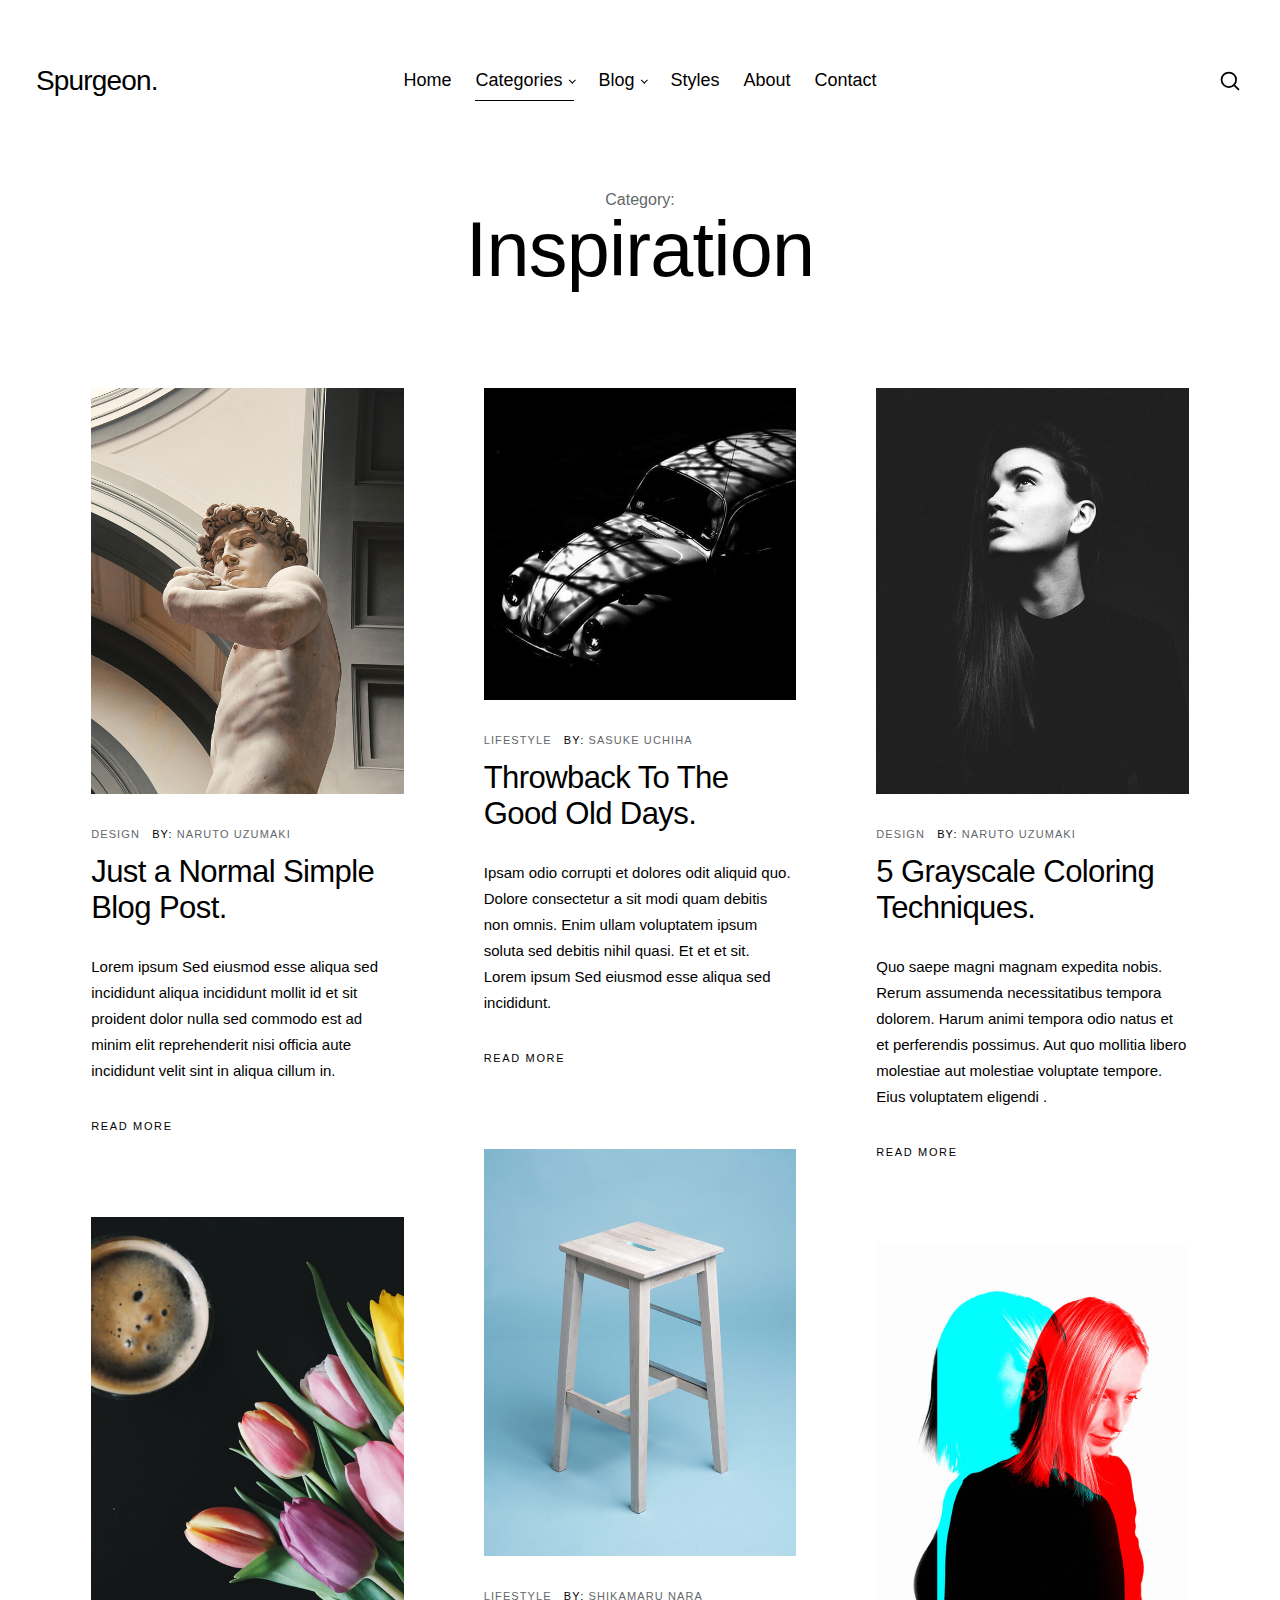
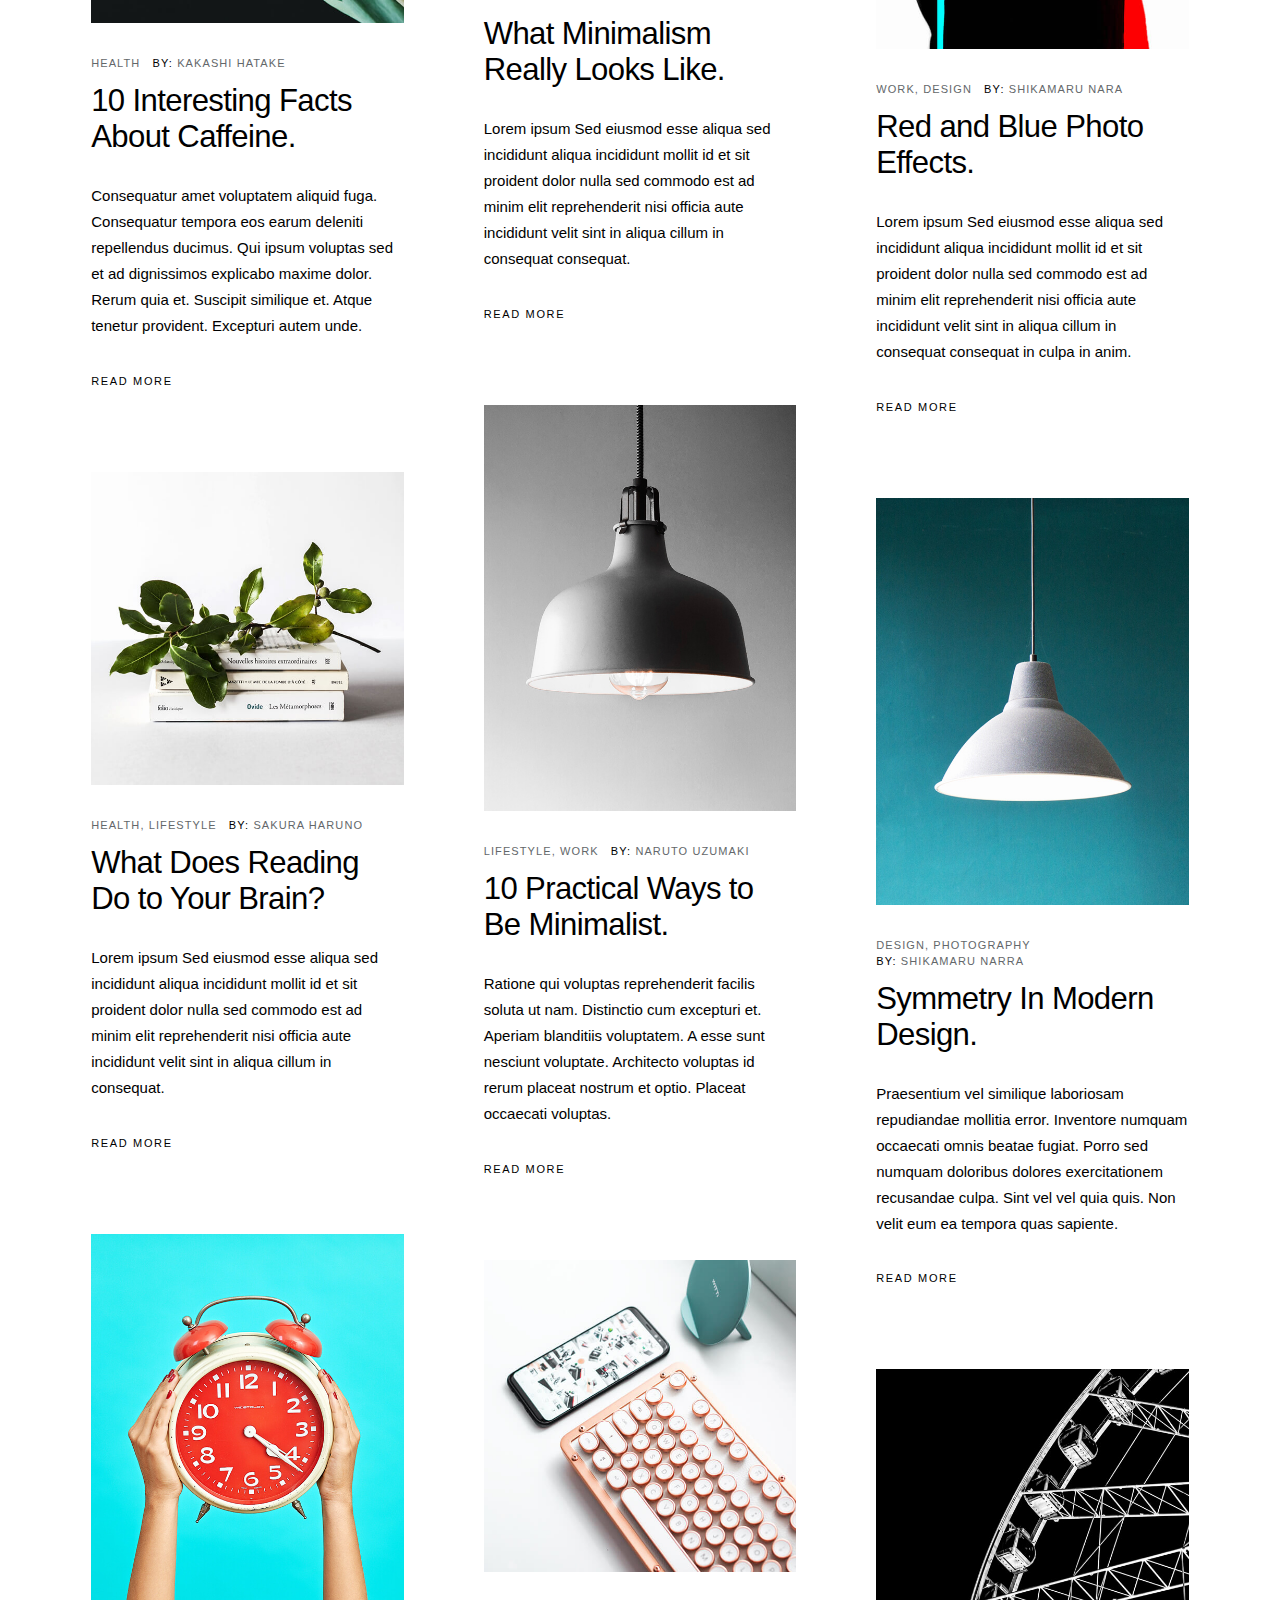
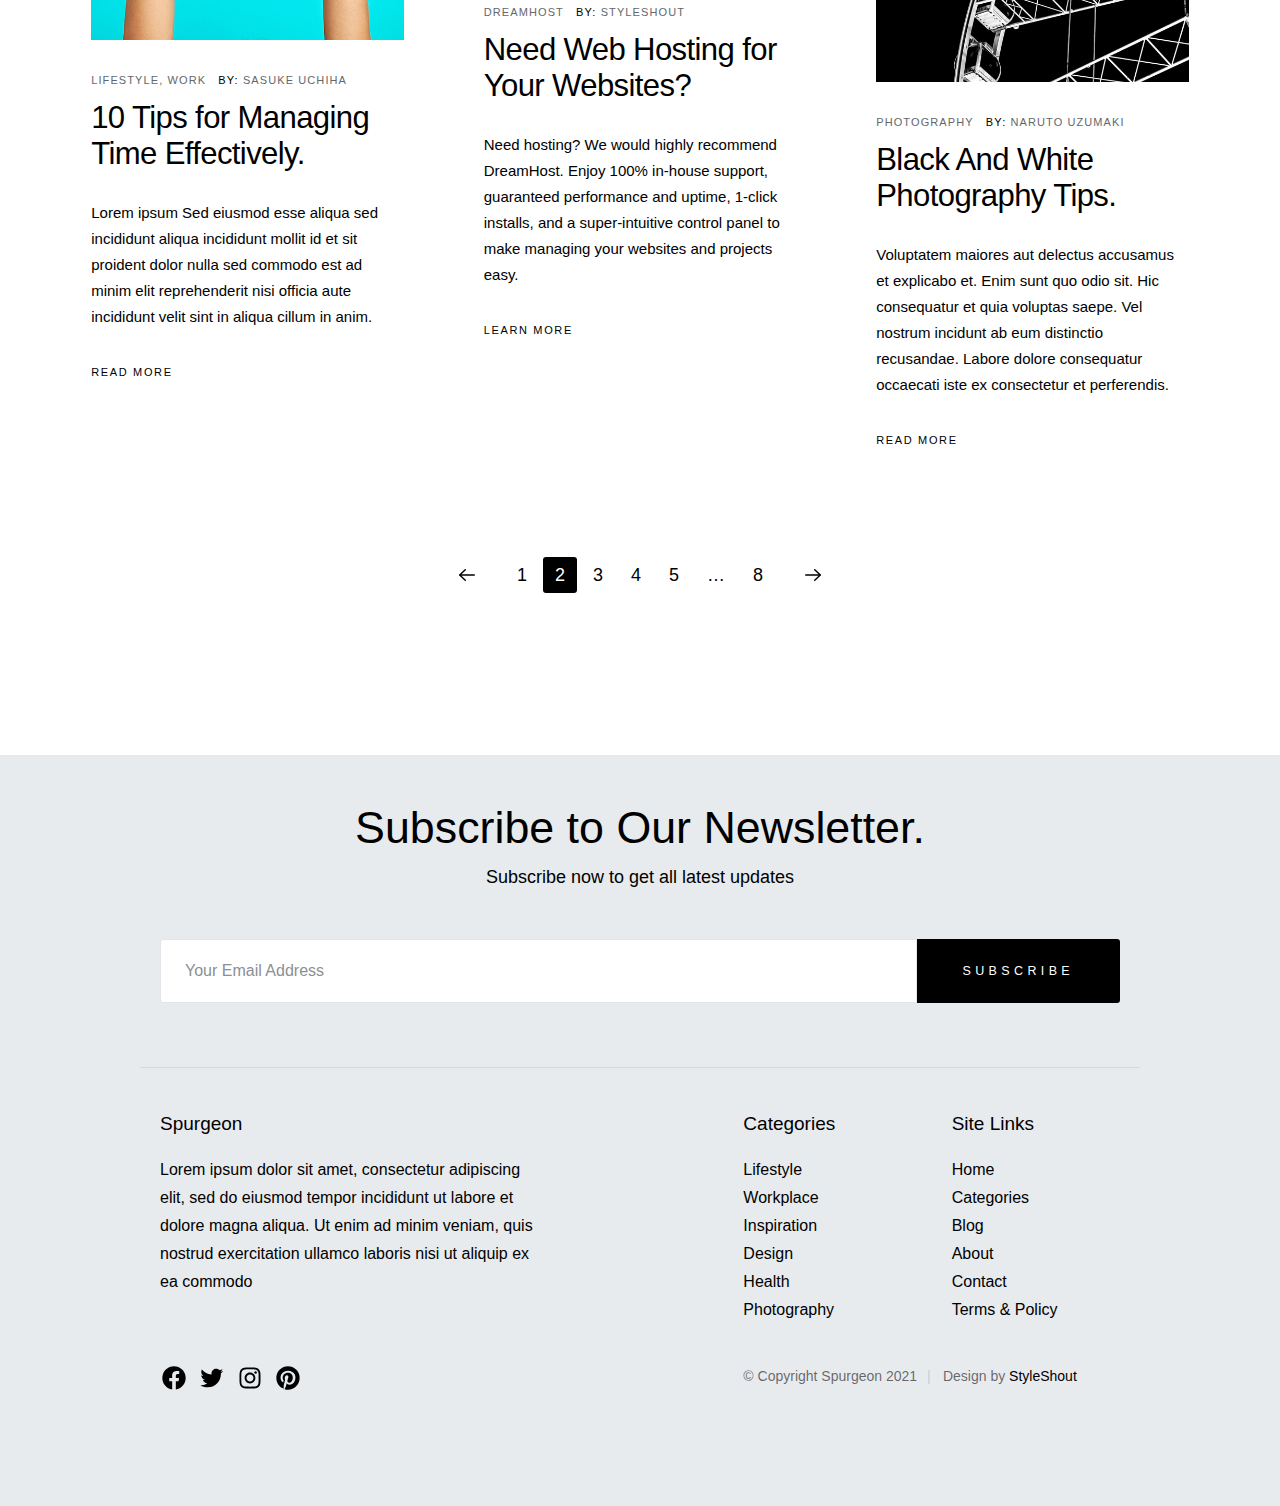
<file: category.html>
<!DOCTYPE html>
<html lang="en" class="no-js" >
<head>

    <!--- basic page needs
    ================================================== -->
    <meta charset="utf-8">
    <meta name="viewport" content="width=device-width, initial-scale=1">
    <title>Category - Spurgeon</title>

    <script>
        document.documentElement.classList.remove('no-js');
        document.documentElement.classList.add('js');
    </script>

    <!-- CSS
    ================================================== -->
    <link rel="stylesheet" href="css/vendor.css">
    <link rel="stylesheet" href="css/styles.css">

    <!-- favicons
    ================================================== -->
    <link rel="apple-touch-icon" sizes="180x180" href="apple-touch-icon.png">
    <link rel="icon" type="image/png" sizes="32x32" href="favicon-32x32.png">
    <link rel="icon" type="image/png" sizes="16x16" href="favicon-16x16.png">
    <link rel="manifest" href="site.webmanifest">

</head>

<body id="top">


    <!-- preloader
    ================================================== -->
    <div id="preloader">
        <div id="loader" class="dots-fade">
            <div></div>
            <div></div>
            <div></div>
        </div>
    </div>


    <!-- page wrap
    ================================================== -->
    <div id="page" class="s-pagewrap">


        <!-- # site header 
        ================================================== -->
        <header id="masthead" class="s-header">

            <div class="s-header__branding">
                <p class="site-title">
                    <a href="index.html" rel="home">Spurgeon.</a>
                </p>
            </div>

            <div class="row s-header__navigation">

                <nav class="s-header__nav-wrap">
    
                    <h3 class="s-header__nav-heading">Navigate to</h3>
    
                    <ul class="s-header__nav">
                        <li><a href="index.html" title="">Home</a></li>
                        <li class="current-menu-item has-children">
                            <a href="#0" title="" class="">Categories</a>
                            <ul class="sub-menu">
                                <li><a href="category.html">Design</a></li>
                                <li><a href="category.html">Lifestyle</a></li>
                                <li><a href="category.html">Inspiration</a></li>
                                <li><a href="category.html">Work</a></li>
                                <li><a href="category.html">Health</a></li>
                                <li><a href="category.html">Photography</a></li>
                            </ul>
                        </li>
                        <li class="has-children">
                            <a href="#0" title="" class="">Blog</a>
                            <ul class="sub-menu">
                                <li><a href="single-standard.html">Standard Post</a></li>
                                <li><a href="single-video.html">Video Post</a></li>
                                <li><a href="single-audio.html">Audio Post</a></li>
                            </ul>
                        </li>
                        <li><a href="styles.html" title="">Styles</a></li>
                        <li><a href="about.html" title="">About</a></li>
                        <li><a href="contact.html" title="">Contact</a></li>
                    </ul> <!-- end s-header__nav -->

                </nav> <!-- end s-header__nav-wrap -->
    
            </div> <!-- end s-header__navigation -->

            <div class="s-header__search">

                <div class="s-header__search-inner">
                    <div class="row">
    
                        <form role="search" method="get" class="s-header__search-form" action="#">
                            <label>
                                <span class="u-screen-reader-text">Search for:</span>
                                <input type="search" class="s-header__search-field" placeholder="Search for..." value="" name="s" title="Search for:" autocomplete="off">
                            </label>
                            <input type="submit" class="s-header__search-submit" value="Search"> 
                        </form>
    
                        <a href="#0" title="Close Search" class="s-header__search-close">Close</a>
    
                    </div> <!-- end row -->
                </div> <!-- s-header__search-inner -->
    
            </div> <!-- end s-header__search -->

            <a class="s-header__menu-toggle" href="#0"><span>Menu</span></a>
            <a class="s-header__search-trigger" href="#">
                <svg width="24" height="24" fill="none" viewBox="0 0 24 24">
                    <path stroke="currentColor" stroke-linecap="round" stroke-linejoin="round" stroke-width="1.5" d="M19.25 19.25L15.5 15.5M4.75 11C4.75 7.54822 7.54822 4.75 11 4.75C14.4518 4.75 17.25 7.54822 17.25 11C17.25 14.4518 14.4518 17.25 11 17.25C7.54822 17.25 4.75 14.4518 4.75 11Z"></path>
                </svg>
            </a>

        </header> <!-- end s-header -->


        <!-- # site-content
        ================================================== -->
        <section id="content" class="s-content">


            <!-- pageheader -->
            <div class="s-pageheader">
                <div class="row">
                    <div class="column large-12">
                        <h1 class="page-title">
                            <span class="page-title__small-type">Category:</span>
                            Inspiration
                        </h1>
                    </div>
                </div>
            </div> <!-- end s-pageheader-->


            <!--  masonry -->
            <div id="bricks" class="bricks">

                <div class="masonry">

                    <div class="bricks-wrapper" data-animate-block>

                        <div class="grid-sizer"></div>

                        <article class="brick entry" data-animate-el>
        
                            <div class="entry__thumb">
                                <a href="single-standard.html" class="thumb-link">
                                    <img src="images/thumbs/masonry/statue-600.jpg" 
                                        srcset="images/thumbs/masonry/statue-600.jpg 1x, images/thumbs/masonry/statue-1200.jpg 2x" alt="">
                                </a>
                            </div> <!-- end entry__thumb -->
        
                            <div class="entry__text">
                                <div class="entry__header">
                                    <div class="entry__meta">
                                        <span class="cat-links">
                                            <a href="#">Design</a>
                                        </span>
                                        <span class="byline">
                                            By:
                                            <a href="#0">Naruto Uzumaki</a>
                                        </span>
                                    </div>
                                    <h1 class="entry__title"><a href="single-standard.html">Just a Normal Simple Blog Post.</a></h1>
                                 </div>
                                <div class="entry__excerpt">
                                    <p>
                                    Lorem ipsum Sed eiusmod esse aliqua sed incididunt aliqua incididunt mollit id et sit proident dolor nulla 
                                    sed commodo est ad minim elit reprehenderit nisi officia aute incididunt velit sint in aliqua cillum in.
                                    </p>
                                </div>
                                <a class="entry__more-link" href="#0">Read More</a>
                            </div> <!-- end entry__text -->
                        
                        </article> <!-- end article -->

                        <article class="brick entry" data-animate-el>
        
                            <div class="entry__thumb">
                                <a href="single-standard.html" class="thumb-link">
                                    <img src="images/thumbs/masonry/beetle-600.jpg" 
                                        srcset="images/thumbs/masonry/beetle-600.jpg 1x, images/thumbs/masonry/beetle-1200.jpg 2x" alt="">
                                </a>
                            </div> <!-- end entry__thumb -->
        
                            <div class="entry__text">
                                <div class="entry__header">
                                    <div class="entry__meta">
                                        <span class="cat-links">
                                            <a href="#">Lifestyle</a>
                                        </span>
                                        <span class="post-date">
                                            By:
                                            <a href="#0">Sasuke Uchiha</a>
                                        </span>
                                    </div>
                                    <h1 class="entry__title"><a href="single-standard.html">Throwback To The Good Old Days.</a></h1>
                                </div>
                                <div class="entry__excerpt">
                                    <p>
                                    Ipsam odio corrupti et dolores odit aliquid quo. Dolore consectetur a sit modi quam debitis non omnis. Enim ullam 
                                    voluptatem ipsum soluta sed debitis nihil quasi. Et et et sit. Lorem ipsum Sed eiusmod esse aliqua sed incididunt.
                                    </p>
                                </div>
                                <a class="entry__more-link" href="#0">Read More</a>
                            </div> <!-- end entry__text -->
                        
                        </article> <!-- end article -->

                        <article class="brick entry" data-animate-el>
            
                            <div class="entry__thumb">
                                <a href="single-standard.html" class="thumb-link">
                                    <img src="images/thumbs/masonry/grayscale-600.jpg" 
                                        srcset="images/thumbs/masonry/grayscale-600.jpg 1x, images/thumbs/masonry/grayscale-1200.jpg 2x" alt="">
                                </a>
                            </div> <!-- end entry__thumb -->
            
                            <div class="entry__text">
                                <div class="entry__header">
                                    <div class="entry__meta">
                                        <span class="cat-links">
                                            <a href="#">Design</a>
                                        </span>
                                        <span class="byline">
                                            By:
                                            <a href="#0">Naruto Uzumaki</a>
                                        </span>
                                    </div>
                                    <h1 class="entry__title"><a href="single-standard.html">5  Grayscale Coloring Techniques.</a></h1>
                                </div>
                                <div class="entry__excerpt">
                                    <p>
                                    Quo saepe magni magnam expedita nobis. Rerum assumenda necessitatibus tempora dolorem. Harum animi tempora odio natus et 
                                    et perferendis possimus. Aut quo mollitia libero molestiae aut molestiae voluptate tempore. Eius voluptatem eligendi .
                                    </p>
                                </div>
                                <a class="entry__more-link" href="#0">Read More</a>
                            </div> <!-- end entry__text -->
                            
                        </article> <!-- end article -->

                        <article class="brick entry" data-animate-el>
            
                            <div class="entry__thumb">
                                <a href="single-standard.html" class="thumb-link">
                                    <img src="images/thumbs/masonry/woodcraft-600.jpg" 
                                        srcset="images/thumbs/masonry/woodcraft-600.jpg 1x, images/thumbs/masonry/woodcraft-1200.jpg 2x" alt="">
                                </a>
                            </div> <!-- end entry__thumb -->
            
                            <div class="entry__text">
                                <div class="entry__header">
                                    <div class="entry__meta">
                                        <span class="cat-links">
                                            <a href="#">Lifestyle</a>
                                        </span>
                                        <span class="byline">
                                            By:
                                            <a href="#0">Shikamaru Nara</a>
                                        </span>
                                    </div>
                                    <h1 class="entry__title"><a href="single-standard.html">What Minimalism Really Looks Like.</a></h1>
                                 </div>
                                <div class="entry__excerpt">
                                    <p>
                                    Lorem ipsum Sed eiusmod esse aliqua sed incididunt aliqua incididunt mollit id et sit proident dolor nulla sed commodo 
                                    est ad minim elit reprehenderit nisi officia aute incididunt velit sint in aliqua cillum in consequat consequat.
                                    </p>
                                </div>
                                <a class="entry__more-link" href="#0">Read More</a>
                            </div> <!-- end entry__text -->
            
                        </article> <!-- end entry -->
        
                        <article class="brick entry" data-animate-el>
        
                            <div class="entry__thumb">
                                <a href="single-standard.html" class="thumb-link">
                                    <img src="images/thumbs/masonry/tulips-600.jpg" 
                                        srcset="images/thumbs/masonry/tulips-600.jpg 1x, images/thumbs/masonry/tulips-1200.jpg 2x" alt="">
                                </a>
                            </div>  <!-- end entry__thumb -->
        
                            <div class="entry__text">
                                <div class="entry__header">
                                    <div class="entry__meta">
                                        <span class="cat-links">
                                            <a href="#">Health</a>
                                        </span>
                                        <span class="byline">
                                            By:
                                            <a href="#0">Kakashi Hatake</a>
                                        </span>
                                    </div>
                                    <h1 class="entry__title"><a href="single-standard.html">10 Interesting Facts About Caffeine.</a></h1>
                                </div>
                                <div class="entry__excerpt">
                                    <p>
                                    Consequatur amet voluptatem aliquid fuga. Consequatur tempora eos earum deleniti repellendus ducimus. Qui ipsum voluptas 
                                    sed et ad dignissimos explicabo maxime dolor. Rerum quia et. Suscipit similique et. Atque tenetur provident. Excepturi 
                                    autem unde.
                                    </p>
                                </div>
                                <a class="entry__more-link" href="#0">Read More</a>
                            </div> <!-- end entry__text -->
                        
                        </article> <!-- end article -->

                        

                        <article class="brick entry" data-animate-el>
        
                            <div class="entry__thumb">
                                <a href="single-standard.html" class="thumb-link">
                                    <img src="images/thumbs/masonry/red-and-blue-600.jpg" 
                                        srcset="images/thumbs/masonry/red-and-blue-600.jpg 1x, images/thumbs/masonry/red-and-blue-1200.jpg 2x" alt="">
                                </a>
                            </div> <!-- end entry__thumb -->
        
                            <div class="entry__text">
                                <div class="entry__header">
                                    <div class="entry__meta">
                                        <span class="cat-links">
                                            <a href="#">Work</a> 
                                            <a href="#">Design</a>
                                        </span>
                                        <span class="byline">
                                            By:
                                            <a href="#0">Shikamaru Nara</a>
                                        </span>
                                    </div>
                                    <h1 class="entry__title"><a href="single-standard.html">Red and Blue Photo Effects.</a></h1>
                                </div>
                                <div class="entry__excerpt">
                                    <p>
                                    Lorem ipsum Sed eiusmod esse aliqua sed incididunt aliqua incididunt mollit id et sit proident dolor nulla sed commodo 
                                    est ad minim elit reprehenderit nisi officia aute incididunt velit sint in aliqua cillum in consequat consequat in
                                    culpa in anim.
                                    </p>
                                </div>
                                <a class="entry__more-link" href="#0">Read More</a>
                            </div> <!-- end entry__text -->
                        
                        </article> <!-- end article -->
        
                        <article class="brick entry" data-animate-el>
                
                            <div class="entry__thumb">
                                <a href="single-standard.html" class="thumb-link">
                                    <img src="images/thumbs/masonry/white-lamp-600.jpg" 
                                        srcset="images/thumbs/masonry/white-lamp-600.jpg 1x, images/thumbs/masonry/white-lamp-1200.jpg 2x" alt="">
                                </a>
                            </div> <!-- end entry__thumb -->
                
                            <div class="entry__text">
                                <div class="entry__header">
                                    <div class="entry__meta">
                                        <span class="cat-links">
                                            <a href="#">Lifestyle</a>
                                            <a href="#">Work</a>
                                        </span>
                                        <span class="byline">
                                            By:
                                            <a href="#0">Naruto Uzumaki</a>
                                        </span>
                                    </div>
                                    <h1 class="entry__title"><a href="single-standard.html">10 Practical Ways to Be Minimalist.</a></h1>
                                </div>
                                <div class="entry__excerpt">
                                    <p>
                                    Ratione qui voluptas reprehenderit facilis soluta ut nam. Distinctio cum excepturi et. Aperiam blanditiis voluptatem.
                                    A esse sunt nesciunt voluptate. Architecto voluptas id rerum placeat nostrum et optio. Placeat occaecati voluptas.
                                    </p>
                                </div>
                                <a class="entry__more-link" href="#0">Read More</a>
                            </div> <!-- end entry__text -->
                                
                        </article> <!-- end article -->
        
                        <article class="brick entry" data-animate-el>
        
                            <div class="entry__thumb">
                                <a href="single-standard.html" class="thumb-link">
                                    <img src="images/thumbs/masonry/books-600.jpg" 
                                        srcset="images/thumbs/masonry/books-600.jpg 1x, images/thumbs/masonry/books-1200.jpg 2x" alt="">
                                </a>
                            </div> <!-- end entry__thumb -->
        
                            <div class="entry__text">
                                <div class="entry__header">
                                    <div class="entry__meta">
                                        <span class="cat-links">
                                            <a href="#">Health</a>
                                            <a href="#">Lifestyle</a>
                                        </span>
                                        <span class="byline">
                                            By:
                                            <a href="#0">Sakura Haruno</a>
                                        </span>
                                    </div>
                                    <h1 class="entry__title"><a href="single-standard.html">What Does Reading Do to Your Brain?</a></h1>
                                </div>
                                <div class="entry__excerpt">
                                    <p>
                                    Lorem ipsum Sed eiusmod esse aliqua sed incididunt aliqua incididunt mollit id et sit proident dolor nulla sed 
                                    commodo est ad minim elit reprehenderit nisi officia aute incididunt velit sint in aliqua cillum in consequat.
                                    </p>
                                </div>
                                <a class="entry__more-link" href="#0">Read More</a>
                            </div> <!-- end entry__text -->
                        
                        </article> <!-- end article -->
        
                        <article class="brick entry" data-animate-el>
        
                            <div class="entry__thumb">
                                <a href="single-standard.html" class="thumb-link">
                                    <img src="images/thumbs/masonry/lamp-600.jpg" 
                                        srcset="images/thumbs/masonry/lamp-600.jpg 1x, images/thumbs/masonry/lamp-1200.jpg 2x" alt="">
                                </a>
                            </div> <!-- end entry__thumb -->
        
                            <div class="entry__text">
                                <div class="entry__header">
                                    <div class="entry__meta">
                                        <span class="cat-links">
                                            <a href="#">Design</a>
                                            <a href="#">Photography</a>
                                        </span>
                                        <span class="byline">
                                            By:
                                            <a href="#0">Shikamaru Narra</a>
                                        </span>
                                    </div>
                                    <h1 class="entry__title"><a href="single-standard.html">Symmetry In Modern Design.</a></h1>
                                </div>
                                <div class="entry__excerpt">
                                    <p>
                                    Praesentium vel similique laboriosam repudiandae mollitia error. Inventore numquam occaecati omnis beatae fugiat. 
                                    Porro sed numquam doloribus dolores exercitationem recusandae culpa. Sint vel vel quia quis. Non velit eum ea 
                                    tempora quas sapiente.
                                    </p>
                                </div>
                                <a class="entry__more-link" href="#0">Read More</a>
                            </div> <!-- end entry__text -->
                        
                        </article> <!-- end article -->

                        <article class="brick entry" data-animate-el>
        
                            <div class="entry__thumb">
                                <a href="single-standard.html" class="thumb-link">
                                    <img src="images/thumbs/masonry/clock-600.jpg" 
                                        srcset="images/thumbs/masonry/clock-600.jpg 1x, images/thumbs/masonry/clock-1200.jpg 2x" alt="">
                                </a>
                            </div> <!-- end entry__thumb -->
        
                            <div class="entry__text">
                                <div class="entry__header">
                                    <div class="entry__meta">
                                        <span class="cat-links">
                                            <a href="#">Lifestyle</a>
                                            <a href="#">Work</a>
                                        </span>
                                        <span class="byline">
                                            By:
                                            <a href="#0">Sasuke Uchiha</a>
                                        </span>
                                    </div>
                                    <h1 class="entry__title"><a href="single-standard.html">10 Tips for Managing Time Effectively.</a></h1>
                                </div>
                                <div class="entry__excerpt">
                                    <p>
                                    Lorem ipsum Sed eiusmod esse aliqua sed incididunt aliqua incididunt mollit id et sit proident dolor nulla 
                                    sed commodo est ad minim elit reprehenderit nisi officia aute incididunt velit sint in aliqua cillum in anim.
                                    </p>
                                </div>
                                <a class="entry__more-link" href="#0">Read More</a>
                            </div> <!-- end entry__text -->
                        
                        </article> <!-- end article -->

                        

                        <article class="brick entry" data-animate-el>
        
                            <div class="entry__thumb">
                                <a href="single-standard.html" class="thumb-link">
                                    <img src="images/thumbs/masonry/phone-and-keyboard-600.jpg" 
                                        srcset="images/thumbs/masonry/phone-and-keyboard-600.jpg 1x, images/thumbs/masonry/phone-and-keyboard-1200.jpg 2x" alt="">
                                </a>
                            </div> <!-- end entry__thumb -->
        
                            <div class="entry__text">
                                <div class="entry__header">
                                    <div class="entry__meta">
                                        <span class="cat-links">
                                            <a href="https://www.dreamhost.com/r.cgi?287326">Dreamhost</a>
                                        </span>
                                        <span class="byline">
                                            By:
                                            <a href="#0">StyleShout</a>
                                        </span>
                                    </div>
                                    <h1 class="entry__title"><a href="https://www.dreamhost.com/r.cgi?287326">Need Web Hosting for Your Websites?</a></h1>
                                </div>
                                <div class="entry__excerpt">
                                    <p>
                                    Need hosting? We would highly recommend DreamHost.
                                    Enjoy 100% in-house support, guaranteed performance and uptime, 1-click installs, and a super-intuitive control 
                                    panel to make managing your websites and projects easy.
                                    </p>
                                </div>
                                <a class="entry__more-link" href="https://www.dreamhost.com/r.cgi?287326">Learn More</a>
                            </div> <!-- end entry__text -->
                        
                        </article> <!-- end article -->

                        <article class="brick entry" data-animate-el>
        
                            <div class="entry__thumb">
                                <a href="single-standard.html" class="thumb-link">
                                    <img src="images/thumbs/masonry/wheel-600.jpg" 
                                        srcset="images/thumbs/masonry/wheel-600.jpg 1x, images/thumbs/masonry/wheel-1200.jpg 2x" alt="">
                                </a>
                            </div> <!-- end entry__thumb -->
        
                            <div class="entry__text">
                                <div class="entry__header">
                                    <div class="entry__meta">
                                        <span class="cat-links">
                                            <a href="#">Photography</a> 
                                        </span>
                                        <span class="byline">
                                            By:
                                            <a href="#0">Naruto Uzumaki</a>
                                        </span>
                                    </div>
                                    <h1 class="entry__title"><a href="single-standard.html">Black And White Photography Tips.</a></h1>
                                </div>
                                <div class="entry__excerpt">
                                    <p>
                                    Voluptatem maiores aut delectus accusamus et explicabo et. Enim sunt quo odio sit. Hic consequatur et quia voluptas saepe. 
                                    Vel nostrum incidunt ab eum distinctio recusandae. Labore dolore consequatur occaecati iste ex consectetur et perferendis.
                                    </p>
                                </div>
                                <a class="entry__more-link" href="#0">Read More</a>
                            </div> <!-- end entry__text -->
                        
                        </article> <!-- end article -->

                    </div> <!-- end bricks-wrapper -->

                </div> <!-- end masonry-->


                <!-- pagination -->
                <div class="row pagination">
                    <div class="column lg-12">
                        <nav class="pgn">
                            <ul>
                                <li>
                                    <a class="pgn__prev" href="#0">
                                        <svg width="24" height="24" fill="none" viewBox="0 0 24 24">
                                            <path stroke="currentColor" stroke-linecap="round" stroke-linejoin="round" stroke-width="1.5" d="M10.25 6.75L4.75 12L10.25 17.25"></path>
                                            <path stroke="currentColor" stroke-linecap="round" stroke-linejoin="round" stroke-width="1.5" d="M19.25 12H5"></path>
                                        </svg>
                                    </a>
                                </li>
                                <li><a class="pgn__num" href="#0">1</a></li>
                                <li><span class="pgn__num current">2</span></li>
                                <li><a class="pgn__num" href="#0">3</a></li>
                                <li><a class="pgn__num" href="#0">4</a></li>
                                <li><a class="pgn__num" href="#0">5</a></li>
                                <li><span class="pgn__num dots">…</span></li>
                                <li><a class="pgn__num" href="#0">8</a></li>
                                <li>
                                    <a class="pgn__next" href="#0">
                                        <svg width="24" height="24" fill="none" viewBox="0 0 24 24">
                                            <path stroke="currentColor" stroke-linecap="round" stroke-linejoin="round" stroke-width="1.5" d="M13.75 6.75L19.25 12L13.75 17.25"></path>
                                            <path stroke="currentColor" stroke-linecap="round" stroke-linejoin="round" stroke-width="1.5" d="M19 12H4.75"></path>
                                        </svg>
                                    </a>
                                </li>
                            </ul>
                        </nav> <!-- end pgn -->
                    </div> <!-- end column -->
                </div> <!-- end pagination -->

            </div> <!-- end bricks -->

        </section> <!-- end s-content -->


        <!-- # site-footer
        ================================================== -->
        <footer id="colophon" class="s-footer">

            <div class="row s-footer__subscribe">
                <div class="column lg-12">

                    <h2>
                    Subscribe to Our Newsletter.
                    </h2>
                    <p>
                    Subscribe now to get all latest updates
                    </p>

                    <form id="mc-form" class="mc-form">
                        <input type="email" name="EMAIL" id="mce-EMAIL" class="u-fullwidth text-center" placeholder="Your Email Address" title="The domain portion of the email address is invalid (the portion after the @)." pattern="^([^\x00-\x20\x22\x28\x29\x2c\x2e\x3a-\x3c\x3e\x40\x5b-\x5d\x7f-\xff]+|\x22([^\x0d\x22\x5c\x80-\xff]|\x5c[\x00-\x7f])*\x22)(\x2e([^\x00-\x20\x22\x28\x29\x2c\x2e\x3a-\x3c\x3e\x40\x5b-\x5d\x7f-\xff]+|\x22([^\x0d\x22\x5c\x80-\xff]|\x5c[\x00-\x7f])*\x22))*\x40([^\x00-\x20\x22\x28\x29\x2c\x2e\x3a-\x3c\x3e\x40\x5b-\x5d\x7f-\xff]+|\x5b([^\x0d\x5b-\x5d\x80-\xff]|\x5c[\x00-\x7f])*\x5d)(\x2e([^\x00-\x20\x22\x28\x29\x2c\x2e\x3a-\x3c\x3e\x40\x5b-\x5d\x7f-\xff]+|\x5b([^\x0d\x5b-\x5d\x80-\xff]|\x5c[\x00-\x7f])*\x5d))*(\.\w{2,})+$" required>
                        <input type="submit" name="subscribe" value="Subscribe" class="btn--small btn--primary u-fullwidth">
                        <!-- <div style="position: absolute; left: -5000px;" aria-hidden="true"><input type="text" name="b_cdb7b577e41181934ed6a6a44_9a91cfe7b3" tabindex="-1" value=""></div> -->
                        <div class="mc-status"></div>
                    </form>

                </div>
            </div> <!-- end s-footer__subscribe -->

            <div class="row s-footer__main">

                <div class="column lg-5 md-6 tab-12 s-footer__about">
                    <h4>Spurgeon</h4>

                    <p>
                    Lorem ipsum dolor sit amet, consectetur 
                    adipiscing elit, sed do eiusmod tempor 
                    incididunt ut labore et dolore magna aliqua. 
                    Ut enim ad minim veniam, quis nostrud exercitation 
                    ullamco laboris nisi ut aliquip ex ea commodo 
                    </p>
                </div> <!-- end s-footer__about -->

                <div class="column lg-5 md-6 tab-12">
                    <div class="row">
                        <div class="column lg-6">
                            <h4>Categories</h4>
                            <ul class="link-list">
                                <li><a href="category.html">Lifestyle</a></li>
                                <li><a href="category.html">Workplace</a></li>
                                <li><a href="category.html">Inspiration</a></li>
                                <li><a href="category.html">Design</a></li>
                                <li><a href="category.html">Health</a></li>
                                <li><a href="category.html">Photography</a></li>
                            </ul>
                        </div>
                        <div class="column lg-6">
                            <h4>Site Links</h4>
                            <ul class="link-list">
                                <li><a href="index.html">Home</a></li>
                                <li><a href="category.html">Categories</a></li>
                                <li><a href="category.html">Blog</a></li>
                                <li><a href="about.html">About</a></li>
                                <li><a href="about.html">Contact</a></li>
                                <li><a href="#0">Terms & Policy</a></li>
                            </ul>
                        </div>
                    </div>
                </div>

            </div> <!-- end s-footer__main -->

            <div class="row s-footer__bottom">

                <div class="column lg-7 md-6 tab-12">
                    <ul class="s-footer__social">
                        <li>
                            <a href="#0">
                                <svg xmlns="http://www.w3.org/2000/svg" width="24" height="24" viewBox="0 0 24 24" style="fill: rgba(0, 0, 0, 1);transform: ;msFilter:;"><path d="M12.001 2.002c-5.522 0-9.999 4.477-9.999 9.999 0 4.99 3.656 9.126 8.437 9.879v-6.988h-2.54v-2.891h2.54V9.798c0-2.508 1.493-3.891 3.776-3.891 1.094 0 2.24.195 2.24.195v2.459h-1.264c-1.24 0-1.628.772-1.628 1.563v1.875h2.771l-.443 2.891h-2.328v6.988C18.344 21.129 22 16.992 22 12.001c0-5.522-4.477-9.999-9.999-9.999z"></path></svg>
                                <span class="u-screen-reader-text">Facebook</span>
                            </a>
                        </li>
                        <li>
                            <a href="#0">
                                <svg xmlns="http://www.w3.org/2000/svg" width="24" height="24" viewBox="0 0 24 24" style="fill:rgba(0, 0, 0, 1);transform:;-ms-filter:"><path d="M19.633,7.997c0.013,0.175,0.013,0.349,0.013,0.523c0,5.325-4.053,11.461-11.46,11.461c-2.282,0-4.402-0.661-6.186-1.809 c0.324,0.037,0.636,0.05,0.973,0.05c1.883,0,3.616-0.636,5.001-1.721c-1.771-0.037-3.255-1.197-3.767-2.793 c0.249,0.037,0.499,0.062,0.761,0.062c0.361,0,0.724-0.05,1.061-0.137c-1.847-0.374-3.23-1.995-3.23-3.953v-0.05 c0.537,0.299,1.16,0.486,1.82,0.511C3.534,9.419,2.823,8.184,2.823,6.787c0-0.748,0.199-1.434,0.548-2.032 c1.983,2.443,4.964,4.04,8.306,4.215c-0.062-0.3-0.1-0.611-0.1-0.923c0-2.22,1.796-4.028,4.028-4.028 c1.16,0,2.207,0.486,2.943,1.272c0.91-0.175,1.782-0.512,2.556-0.973c-0.299,0.935-0.936,1.721-1.771,2.22 c0.811-0.088,1.597-0.312,2.319-0.624C21.104,6.712,20.419,7.423,19.633,7.997z"></path></svg>
                                <span class="u-screen-reader-text">Twitter</span>
                            </a>
                        </li>
                        <li>
                            <a href="#0">
                                <svg xmlns="http://www.w3.org/2000/svg" width="24" height="24" viewBox="0 0 24 24" style="fill:rgba(0, 0, 0, 1);transform:;-ms-filter:"><path d="M11.999,7.377c-2.554,0-4.623,2.07-4.623,4.623c0,2.554,2.069,4.624,4.623,4.624c2.552,0,4.623-2.07,4.623-4.624 C16.622,9.447,14.551,7.377,11.999,7.377L11.999,7.377z M11.999,15.004c-1.659,0-3.004-1.345-3.004-3.003 c0-1.659,1.345-3.003,3.004-3.003s3.002,1.344,3.002,3.003C15.001,13.659,13.658,15.004,11.999,15.004L11.999,15.004z"></path><circle cx="16.806" cy="7.207" r="1.078"></circle><path d="M20.533,6.111c-0.469-1.209-1.424-2.165-2.633-2.632c-0.699-0.263-1.438-0.404-2.186-0.42 c-0.963-0.042-1.268-0.054-3.71-0.054s-2.755,0-3.71,0.054C7.548,3.074,6.809,3.215,6.11,3.479C4.9,3.946,3.945,4.902,3.477,6.111 c-0.263,0.7-0.404,1.438-0.419,2.186c-0.043,0.962-0.056,1.267-0.056,3.71c0,2.442,0,2.753,0.056,3.71 c0.015,0.748,0.156,1.486,0.419,2.187c0.469,1.208,1.424,2.164,2.634,2.632c0.696,0.272,1.435,0.426,2.185,0.45 c0.963,0.042,1.268,0.055,3.71,0.055s2.755,0,3.71-0.055c0.747-0.015,1.486-0.157,2.186-0.419c1.209-0.469,2.164-1.424,2.633-2.633 c0.263-0.7,0.404-1.438,0.419-2.186c0.043-0.962,0.056-1.267,0.056-3.71s0-2.753-0.056-3.71C20.941,7.57,20.801,6.819,20.533,6.111z M19.315,15.643c-0.007,0.576-0.111,1.147-0.311,1.688c-0.305,0.787-0.926,1.409-1.712,1.711c-0.535,0.199-1.099,0.303-1.67,0.311 c-0.95,0.044-1.218,0.055-3.654,0.055c-2.438,0-2.687,0-3.655-0.055c-0.569-0.007-1.135-0.112-1.669-0.311 c-0.789-0.301-1.414-0.923-1.719-1.711c-0.196-0.534-0.302-1.099-0.311-1.669c-0.043-0.95-0.053-1.218-0.053-3.654 c0-2.437,0-2.686,0.053-3.655c0.007-0.576,0.111-1.146,0.311-1.687c0.305-0.789,0.93-1.41,1.719-1.712 c0.534-0.198,1.1-0.303,1.669-0.311c0.951-0.043,1.218-0.055,3.655-0.055c2.437,0,2.687,0,3.654,0.055 c0.571,0.007,1.135,0.112,1.67,0.311c0.786,0.303,1.407,0.925,1.712,1.712c0.196,0.534,0.302,1.099,0.311,1.669 c0.043,0.951,0.054,1.218,0.054,3.655c0,2.436,0,2.698-0.043,3.654H19.315z"></path></svg>
                                <span class="u-screen-reader-text">Instagram</span>
                            </a>
                        </li>
                        <li>
                            <a href="#0">
                                <svg xmlns="http://www.w3.org/2000/svg" width="24" height="24" viewBox="0 0 24 24" style="fill: rgba(0, 0, 0, 1);transform: ;msFilter:;"><path d="M11.99 2C6.472 2 2 6.473 2 11.99c0 4.232 2.633 7.85 6.35 9.306-.088-.79-.166-2.006.034-2.868.182-.78 1.172-4.966 1.172-4.966s-.299-.599-.299-1.484c0-1.388.805-2.425 1.808-2.425.853 0 1.264.64 1.264 1.407 0 .858-.546 2.139-.827 3.327-.235.994.499 1.805 1.479 1.805 1.775 0 3.141-1.872 3.141-4.575 0-2.392-1.719-4.064-4.173-4.064-2.843 0-4.512 2.132-4.512 4.335 0 .858.331 1.779.744 2.28a.3.3 0 0 1 .069.286c-.076.315-.245.994-.277 1.133-.044.183-.145.222-.335.134-1.247-.581-2.027-2.405-2.027-3.871 0-3.151 2.289-6.045 6.601-6.045 3.466 0 6.159 2.469 6.159 5.77 0 3.444-2.171 6.213-5.184 6.213-1.013 0-1.964-.525-2.29-1.146l-.623 2.374c-.225.868-.834 1.956-1.241 2.62a10 10 0 0 0 2.958.445c5.517 0 9.99-4.473 9.99-9.99S17.507 2 11.99 2"></path></svg>
                                <span class="u-screen-reader-text">Pinterest</span>
                            </a>
                        </li>
                    </ul>
                </div>
                <div class="column lg-5 md-6 tab-12">
                    <div class="ss-copyright">
                        <span>© Copyright Spurgeon 2021</span> 
                        <span>Design by <a href="https://www.styleshout.com/">StyleShout</a></span>
                    </div>
                </div>

            </div> <!-- end s-footer__bottom -->
           
            <div class="ss-go-top">
                <a class="smoothscroll" title="Back to Top" href="#top">
                    <svg width="24" height="24" fill="none" viewBox="0 0 24 24">
                        <path stroke="currentColor" stroke-linecap="round" stroke-linejoin="round" stroke-width="1.5" d="M17.25 10.25L12 4.75L6.75 10.25"/>
                        <path stroke="currentColor" stroke-linecap="round" stroke-linejoin="round" stroke-width="1.5" d="M12 19.25V5.75"/>
                    </svg>
                </a>
            </div> <!-- end ss-go-top -->

        </footer><!-- end s-footer -->


    <!-- Java Script
    ================================================== -->
    <script src="js/plugins.js"></script>
    <script src="js/main.js"></script>

</body>
</html>
</file>
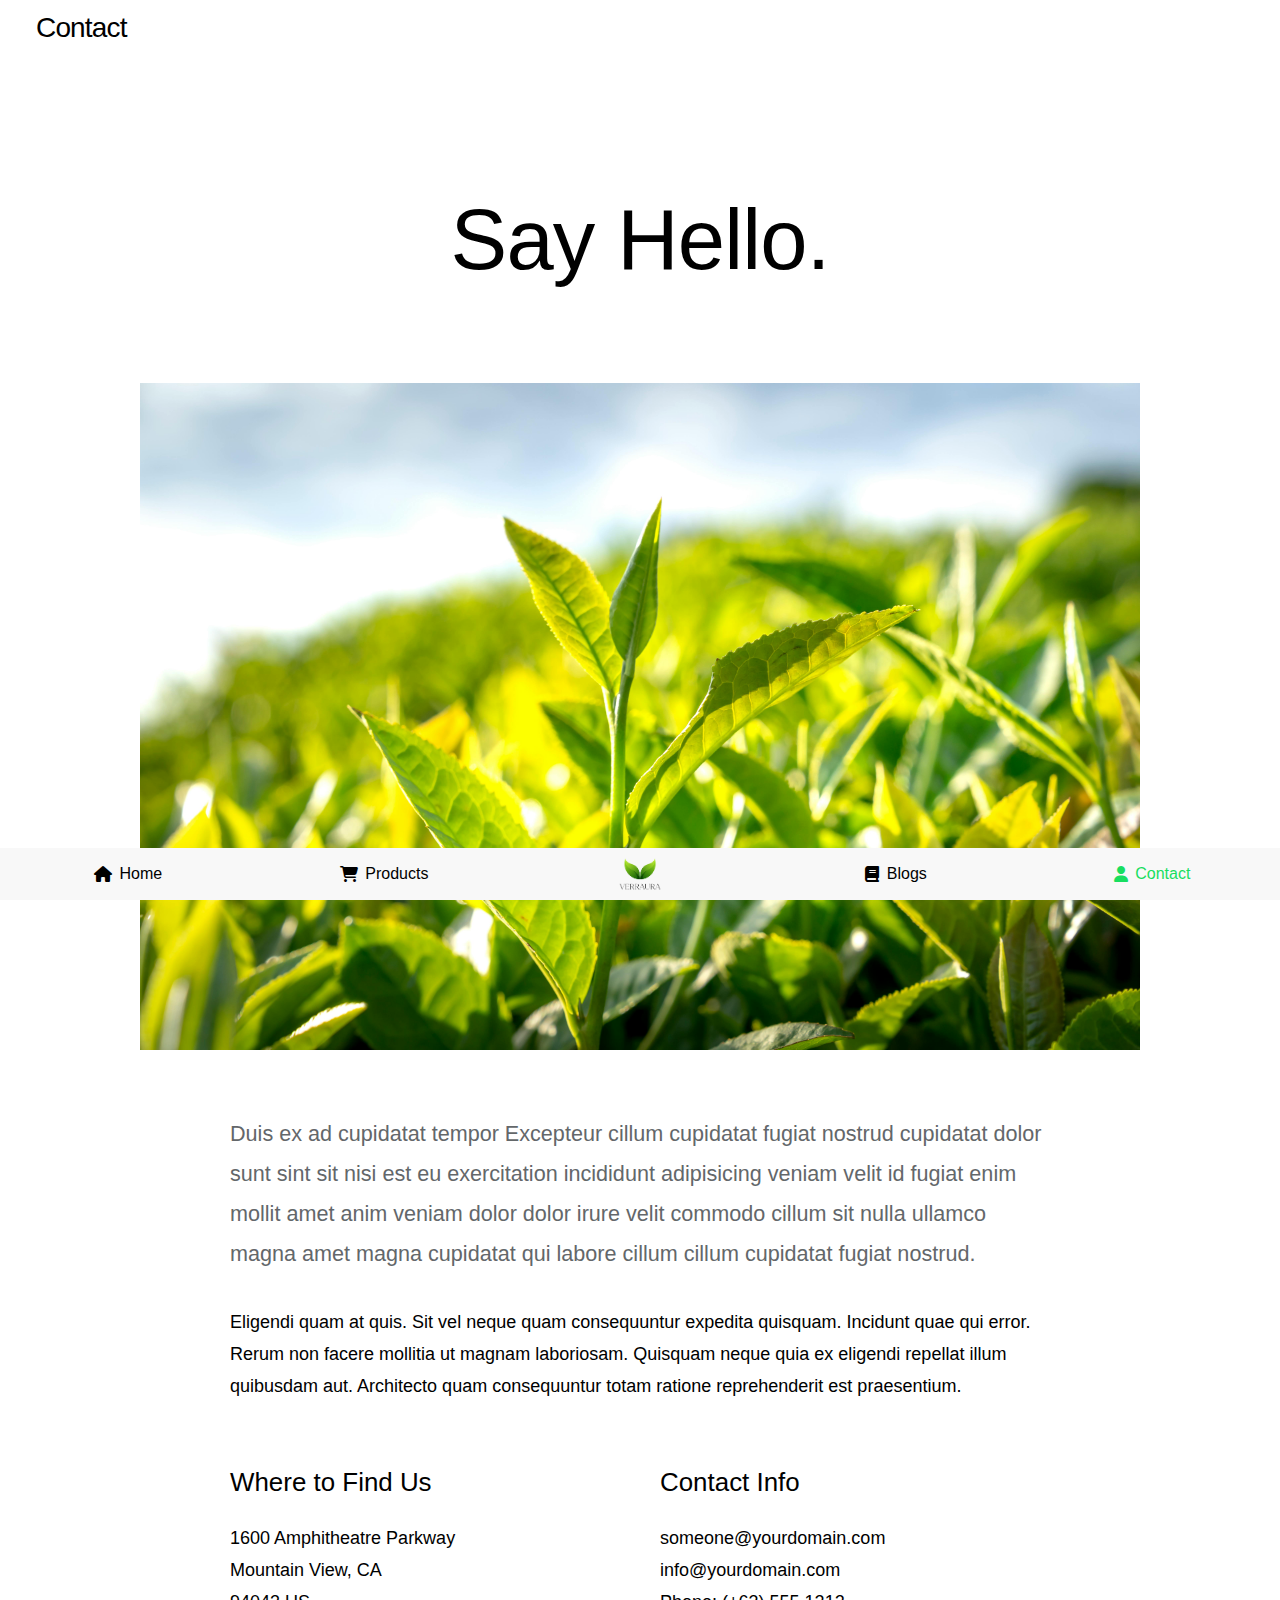
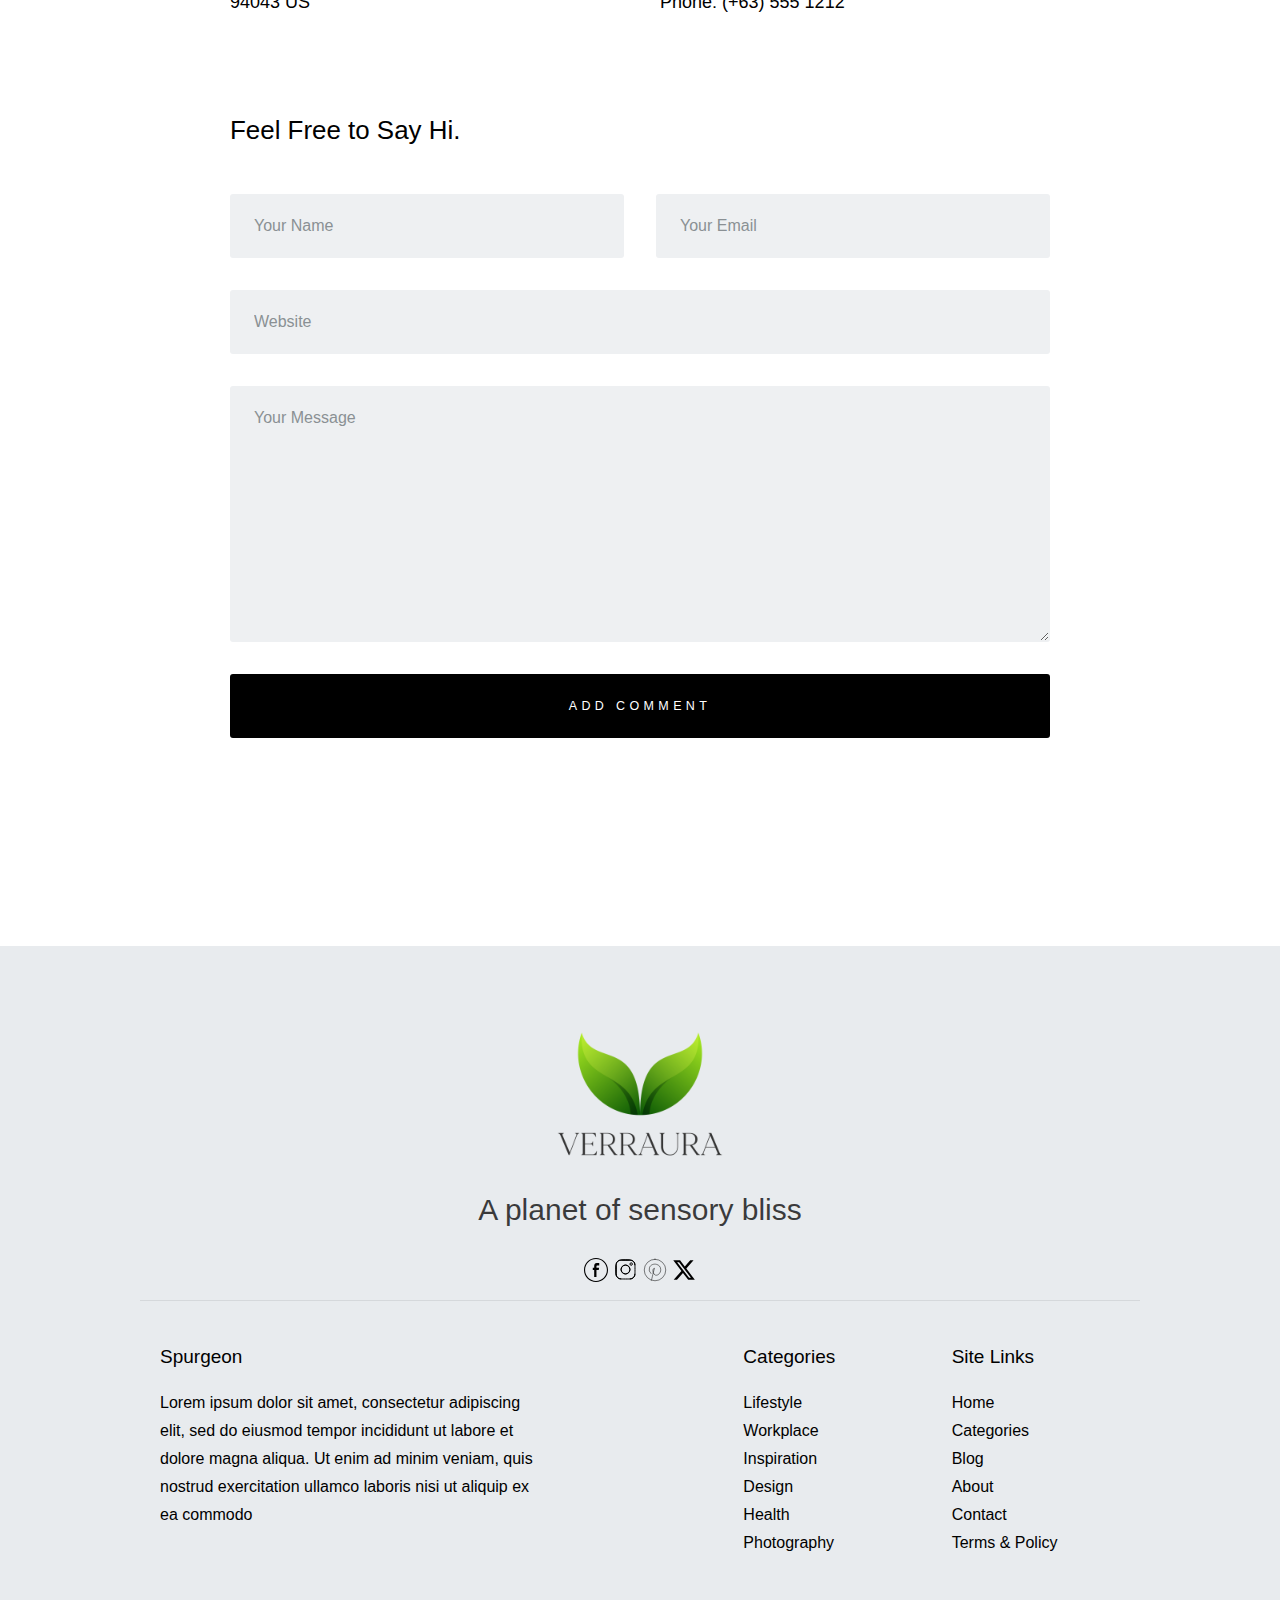
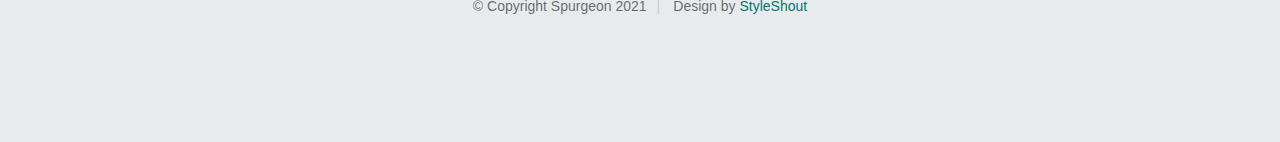
<file: contact.html>
<!DOCTYPE html>
<html lang="en" class="no-js" >
<head>

    <!--- basic page needs
    ================================================== -->
    <meta charset="utf-8">
    <meta name="viewport" content="width=device-width, initial-scale=1">
    <title>Contact - Spurgeon</title>

    <script>
        document.documentElement.classList.remove('no-js');
        document.documentElement.classList.add('js');
    </script>

    <!-- CSS
    ================================================== -->
    <link rel="stylesheet" href="css/vendor.css">
    <link rel="stylesheet" href="css/styles.css">

    <!-- favicons
    ================================================== -->
    <link rel="stylesheet" href="https://cdnjs.cloudflare.com/ajax/libs/font-awesome/6.4.0/css/all.min.css">
    <link rel="apple-touch-icon" sizes="180x180" href="apple-touch-icon.png">
    <link rel="icon" type="image/png" sizes="32x32" href="favicon-32x32.png">
    <link rel="icon" type="image/png" sizes="16x16" href="favicon-16x16.png">
    <link rel="manifest" href="site.webmanifest">

</head>

<body id="top">





    <!-- page wrap
    ================================================== -->
    <div id="page" class="s-pagewrap">


        <!-- # site header 
        ================================================== -->
        <header id="masthead" class="s-header">

            <div class="s-header__branding">
                <p class="site-title">
                    <a href="index.html" rel="home">Contact</a>
                </p>
            </div>

            <div class="row s-header__navigation">

                <nav class="s-header__nav-wrap">
    
                    <h3 class="s-header__nav-heading">Navigate to</h3>
    
     

                </nav> <!-- end s-header__nav-wrap -->
    
            </div> <!-- end s-header__navigation -->

            <div class="s-header__search">

                <div class="s-header__search-inner">
                    <div class="row">
    
                        <form role="search" method="get" class="s-header__search-form" action="#">
                          
                            
                        </form>
    
                        <a href="#0" title="Close Search" class="s-header__search-close">Close</a>
    
                    </div> <!-- end row -->
                </div> <!-- s-header__search-inner -->
    
            </div> <!-- end s-header__search -->

           

        </header> <!-- end s-header -->


        <!-- # site-content
        ================================================== -->
        <div id="content" class="s-content s-content--page">

                <div class="row entry-wrap">
                    <div class="column lg-12">

                        <article class="entry">

                            <header class="entry__header entry__header--narrow">
    
                                <h1 class="entry__title">
                                    Say Hello.
                                </h1>
    
                            </header>

                            <div class="entry__media">
                                <figure class="featured-image">
                                    <img src="images/thumbs/contact/77.jpg" 
                                      srcset="images/thumbs/contact/77.jpg 2400w, 
                                              images/thumbs/contact/77.jpg 1200w, 
                                              images/thumbs/contact/77.jpg 600w" sizes="(max-width: 2400px) 100vw, 2400px" alt="">
                                </figure>
                            </div>

                            <div class="content-primary">

                                <div class="entry__content">
        
                                    <p class="lead">
                                    Duis ex ad cupidatat tempor Excepteur cillum cupidatat fugiat nostrud cupidatat dolor 
                                    sunt sint sit nisi est eu exercitation incididunt adipisicing veniam velit id fugiat 
                                    enim mollit amet anim veniam dolor dolor irure velit commodo cillum sit nulla ullamco 
                                    magna amet magna cupidatat qui labore cillum cillum cupidatat fugiat nostrud.</p> 

                                    <p>
                                    Eligendi quam at quis. Sit vel neque quam consequuntur expedita quisquam. Incidunt quae 
                                    qui error. Rerum non facere mollitia ut magnam laboriosam. Quisquam neque quia ex eligendi 
                                    repellat illum quibusdam aut. Architecto quam consequuntur totam ratione reprehenderit est 
                                    praesentium. 
                                    </p>

                                    <div class="row block-large-1-2 block-tab-whole entry__blocks">
                                        <div class="column">
                                            <h4>Where to Find Us</h4>
                                            <p>
                                            1600 Amphitheatre Parkway<br>
                                            Mountain View, CA<br>
                                            94043 US
                                            </p>
                                        </div>
        
                                        <div class="column">
                                            <h4>Contact Info</h4>
                                            <p>
                                            someone@yourdomain.com<br>
                                            info@yourdomain.com <br>
                                            Phone: (+63) 555 1212
                                            </p> 
                                        </div>
                                    </div>

                                    <h4>Feel Free to Say Hi.</h4>

                                    <form name="cForm" id="cForm" class="entry__form" method="post" action="" autocomplete="off">
                                        <fieldset class="row">

                                            <div class="column lg-6 tab-12 form-field">
                                                <input name="cName" id="cName" class="u-fullwidth" placeholder="Your Name" value="" type="text">
                                            </div>

                                            <div class="column lg-6 tab-12 form-field">
                                                <input name="cEmail" id="cEmail" class="u-fullwidth" placeholder="Your Email" value="" type="text">
                                            </div>

                                            <div class="column lg-12 form-field">
                                                <input name="cWebsite" id="cWebsite" class="u-fullwidth" placeholder="Website" value="" type="text">
                                            </div>

                                            <div class="column lg-12 message form-field">
                                                <textarea name="cMessage" id="cMessage" class="u-fullwidth" placeholder="Your Message"></textarea>
                                            </div>

                                            <div class="column lg-12">
                                                <input name="submit" id="submit" class="btn btn--primary btn-wide btn--large u-fullwidth" value="Add Comment" type="submit">
                                            </div>

                                        </fieldset>
                                    </form> <!-- end form -->

                            </div> <!-- end content-primary -->

                        </article> <!-- end entry -->

                    </div>
                </div> <!-- end entry-wrap -->
        </section> <!-- end s-content -->

        <div class="starting-bottom-nav">
            <div class="bottom-nav">
                <a href="index.html" class="bottom-nav-item-on"><i class="fas fa-home"></i><span class="bottom-nav-text">Home</span></a>
                <a href="#" class="bottom-nav-item"><i class="fas fa-search"></i><span class="bottom-nav-text">Products</span></a>
                <a href="Reels/index.html" class="bottom-nav-item"><i class="fas fa-plus-circle"></i><span class="bottom-nav-text">Reels</span></a>
                <a href="Blogs.html" class="bottom-nav-item"><i class="fas fa-bell"></i><span
                        class="bottom-nav-text">Blogs</span></a>
                <a href="contact.html" class="bottom-nav-item"><i class="fas fa-user"></i><span class="bottom-nav-text">Contact</span></a>
            </div>
        </div>

        <!-- # site-footer
        ================================================== -->
        <footer id="colophon" class="s-footer">

            <div class="containerfooter">
                <img src="images/img1.png" alt="Description of the image">
                <p>A planet of sensory bliss</p>
                       <div> 
                      
                            <a href="#0">
                                <svg width="24" height="24" viewBox="0 0 32 32" xmlns="http://www.w3.org/2000/svg" fill="#000000"><g id="SVGRepo_bgCarrier" stroke-width="0"></g><g id="SVGRepo_tracerCarrier" stroke-linecap="round" stroke-linejoin="round"></g><g id="SVGRepo_iconCarrier"> <g fill="none" fill-rule="evenodd"> <path d="m0 0h32v32h-32z"></path> <g fill="#000000" fill-rule="nonzero"> <path d="m32 16c0-8.83636363-7.1636364-16-16-16-8.83636362 0-16 7.16363638-16 16 0 8.8363636 7.16363638 16 16 16 8.8363636 0 16-7.1636364 16-16zm-30.54545453 0c0-8.03345453 6.512-14.54545453 14.54545453-14.54545453 8.0334545 0 14.5454545 6.512 14.5454545 14.54545453 0 8.0334545-6.512 14.5454545-14.5454545 14.5454545-8.03345453 0-14.54545453-6.512-14.54545453-14.5454545z"></path> <path d="m16.6138182 25.2349091v-9.2349091h3.0472727l.4814545-3.0603636h-3.5287272v-1.5345455c0-.7985455.2618182-1.56072727 1.408-1.56072727h2.2909091v-3.05454547h-3.2523636c-2.7345455 0-3.4807273 1.80072728-3.4807273 4.29672724v1.8516364h-1.8763637v3.0618182h1.8763636v9.2349091z"></path> </g> </g> </g></svg>
                                <span class="u-screen-reader-text">facebook</span>
                            </a>
                            <a href="#0">
                              <svg width="24" height="24" viewBox="0 0 24 24" fill="none" xmlns="http://www.w3.org/2000/svg"><g id="SVGRepo_bgCarrier" stroke-width="0"></g><g id="SVGRepo_tracerCarrier" stroke-linecap="round" stroke-linejoin="round"></g><g id="SVGRepo_iconCarrier"> <path d="M3.06167 7.24464C3.10844 6.22264 3.26846 5.56351 3.48487 5.00402L3.48778 4.99629C3.70223 4.42695 4.03818 3.91119 4.47224 3.48489L4.47833 3.47891L4.48431 3.47282C4.91096 3.0382 5.42691 2.70258 5.99575 2.4887L6.00556 2.48495C6.56378 2.26786 7.22162 2.10843 8.24447 2.06167M3.06167 7.24464C3.0125 8.33659 2.99997 8.67508 2.99997 11.5063C2.99997 14.3381 3.01181 14.6758 3.06164 15.768M3.06167 7.24464L3.06167 7.52008M3.48867 18.0168C3.70255 18.5856 4.03817 19.1015 4.47279 19.5282L4.47887 19.5342L4.48484 19.5402C4.91116 19.9743 5.42694 20.3103 5.99628 20.5247L6.00478 20.5279C6.56351 20.7446 7.22167 20.9041 8.24447 20.9509M3.48867 18.0168L3.48492 18.0069C3.26783 17.4487 3.1084 16.7909 3.06164 15.768M3.48867 18.0168L3.47585 17.9492M3.06164 15.768L3.07839 15.8562M3.06164 15.768L3.06164 15.4919M3.47585 17.9492L3.07839 15.8562M3.47585 17.9492C3.30704 17.5033 3.13322 16.881 3.07839 15.8562M3.47585 17.9492C3.48177 17.9649 3.48768 17.9803 3.49359 17.9955C3.70766 18.5726 4.04685 19.0952 4.48679 19.5256C4.91708 19.9655 5.43944 20.3046 6.01636 20.5187C6.47934 20.699 7.13172 20.8875 8.24431 20.9385C9.3671 20.9896 9.71399 21 12.5062 21C15.2985 21 15.6457 20.9896 16.7685 20.9385C17.8824 20.8874 18.534 20.6979 18.9954 20.519C19.5726 20.305 20.0953 19.9657 20.5257 19.5256C20.9655 19.0953 21.3046 18.573 21.5187 17.9961C21.699 17.5331 21.8875 16.8808 21.9384 15.7682C21.9895 14.6454 22 14.2978 22 11.5063C22 8.71472 21.9895 8.36684 21.9384 7.24405C21.8871 6.12427 21.6959 5.47168 21.5161 5.00992C21.2811 4.40322 20.9831 3.94437 20.525 3.48627C20.0678 3.02999 19.6102 2.73179 19.003 2.49654C18.5396 2.31537 17.8866 2.12531 16.7685 2.07406C16.6712 2.06964 16.5798 2.06552 16.4921 2.06168M3.07839 15.8562C3.07684 15.8273 3.07539 15.7981 3.07403 15.7685C3.06961 15.6712 3.06548 15.5797 3.06164 15.4919M8.24447 2.06167C9.33668 2.01184 9.67505 2 12.5062 2C15.3374 2 15.6756 2.01252 16.7675 2.06168M8.24447 2.06167L8.52062 2.06167M16.7675 2.06168L16.4921 2.06168M16.7675 2.06168C17.7897 2.10844 18.4489 2.26844 19.0085 2.48487L19.0162 2.48781C19.5855 2.70226 20.1013 3.03821 20.5276 3.47227L20.5335 3.4783L20.5396 3.48422C20.9737 3.91055 21.3096 4.42646 21.5239 4.99596L21.5275 5.00559C21.7446 5.56381 21.9041 6.22165 21.9508 7.2445M8.52062 2.06167L16.4921 2.06168M8.52062 2.06167C9.44548 2.02123 9.95666 2.01253 12.5062 2.01253C15.056 2.01253 15.5671 2.02124 16.4921 2.06168M8.52062 2.06167C8.43284 2.06551 8.34134 2.06964 8.24402 2.07406C7.13004 2.12512 6.47843 2.31464 6.01708 2.49358C5.43767 2.70837 4.91328 3.04936 4.48192 3.49186C4.0281 3.94756 3.73105 4.40422 3.49655 5.0094C3.31536 5.4728 3.12527 6.12614 3.07402 7.24434C3.06961 7.34135 3.06549 7.43257 3.06167 7.52008M21.9508 15.768C21.9041 16.7908 21.7446 17.449 21.5279 18.0077L21.5247 18.0162C21.3102 18.5856 20.9743 19.1013 20.5402 19.5276L20.5341 19.5336L20.5282 19.5397C20.1015 19.9743 19.5856 20.3099 19.0167 20.5238L19.0069 20.5276C18.4487 20.7447 17.7908 20.9041 16.768 20.9509M3.06164 15.4919C3.0212 14.567 3.0125 14.0558 3.0125 11.5063C3.0125 8.95591 3.0212 8.44544 3.06167 7.52008M3.06164 15.4919L3.06167 7.52008M10.8155 15.5881C11.3515 15.8101 11.926 15.9244 12.5062 15.9244C13.678 15.9244 14.8018 15.4589 15.6304 14.6304C16.4589 13.8018 16.9244 12.678 16.9244 11.5063C16.9244 10.3345 16.4589 9.21072 15.6304 8.38215C14.8018 7.55359 13.678 7.0881 12.5062 7.0881C11.926 7.0881 11.3515 7.20238 10.8155 7.42442C10.2794 7.64645 9.79239 7.97189 9.38213 8.38215C8.97187 8.79242 8.64643 9.27947 8.42439 9.81551C8.20236 10.3515 8.08808 10.9261 8.08808 11.5063C8.08808 12.0865 8.20236 12.661 8.42439 13.197C8.64643 13.7331 8.97187 14.2201 9.38213 14.6304C9.79239 15.0406 10.2794 15.3661 10.8155 15.5881ZM9.37229 8.37231C10.2035 7.54113 11.3308 7.07418 12.5062 7.07418C13.6817 7.07418 14.809 7.54113 15.6402 8.37231C16.4714 9.20349 16.9383 10.3308 16.9383 11.5063C16.9383 12.6817 16.4714 13.809 15.6402 14.6402C14.809 15.4714 13.6817 15.9383 12.5062 15.9383C11.3308 15.9383 10.2035 15.4714 9.37229 14.6402C8.54111 13.809 8.07416 12.6817 8.07416 11.5063C8.07416 10.3308 8.54111 9.20349 9.37229 8.37231ZM19.434 6.04229C19.434 6.37873 19.3003 6.70139 19.0625 6.93929C18.8246 7.17719 18.5019 7.31084 18.1655 7.31084C17.829 7.31084 17.5064 7.17719 17.2685 6.93929C17.0306 6.70139 16.8969 6.37873 16.8969 6.04229C16.8969 5.70585 17.0306 5.38319 17.2685 5.1453C17.5064 4.9074 17.829 4.77375 18.1655 4.77375C18.5019 4.77375 18.8246 4.9074 19.0625 5.1453C19.3003 5.38319 19.434 5.70585 19.434 6.04229Z" stroke="#000000" stroke-linejoin="round"></path> </g></svg>
                                <span class="u-screen-reader-text">Instagram</span>
                            </a>
                            <a href="#0">
                                <svg width="24" height="24" viewBox="0 0 48 48" xmlns="http://www.w3.org/2000/svg" fill="#000000"><g id="SVGRepo_bgCarrier" stroke-width="0"></g><g id="SVGRepo_tracerCarrier" stroke-linecap="round" stroke-linejoin="round"></g><g id="SVGRepo_iconCarrier"><defs><style>.a{fill:none;stroke:#000000;stroke-linecap:round;stroke-linejoin:round;}</style></defs><path class="a" d="M17,44.23s5.36-22.32,5.89-23.72C17.77,21,19.41,33,25.21,34.31c4.91,1.15,10.35-4.54,10.27-10.85S31.69,14,27,12.69,14.85,13,12.87,19.56a10.53,10.53,0,0,0,3,11.47"></path><path class="a" d="M24,2.5A21.5,21.5,0,1,0,45.5,24,21.51,21.51,0,0,0,24,2.5Z"></path></g></svg>
                                <span class="u-screen-reader-text">Pinterest</span>
                            </a>

                            <a href="#0">
                                <svg xmlns="http://www.w3.org/2000/svg" width="24" height="24" viewBox="0 0 512 512"><path d="M389.2 48h70.6L305.6 224.2 487 464H345L233.7 318.6 106.5 464H35.8L200.7 275.5 26.8 48H172.4L272.9 180.9 389.2 48zM364.4 421.8h39.1L151.1 88h-42L364.4 421.8z"/></svg>
                                <span class="u-screen-reader-text">Twitter</span>
                            </a>
                        </div>
            </div>
            
              <div class="row s-footer__bottom">
                  </div> <!-- end s-footer__bottom -->
                           <div class="row s-footer__main">






                
                     <div class="column lg-5 md-6 tab-12 s-footer__about">
                    <h4>Spurgeon</h4>

                    <p>
                    Lorem ipsum dolor sit amet, consectetur 
                    adipiscing elit, sed do eiusmod tempor 
                    incididunt ut labore et dolore magna aliqua. 
                    Ut enim ad minim veniam, quis nostrud exercitation 
                    ullamco laboris nisi ut aliquip ex ea commodo 
                    </p>
                </div> <!-- end s-footer__about -->

                <div class="column lg-5 md-6 tab-12">
                    <div class="row">
                        <div class="column lg-6">
                            <h4>Categories</h4>
                            <ul class="link-list">
                                <li><a href="category.html">Lifestyle</a></li>
                                <li><a href="category.html">Workplace</a></li>
                                <li><a href="category.html">Inspiration</a></li>
                                <li><a href="category.html">Design</a></li>
                                <li><a href="category.html">Health</a></li>
                                <li><a href="category.html">Photography</a></li>
                            </ul>
                        </div>
                        <div class="column lg-6">
                            <h4>Site Links</h4>
                            <ul class="link-list">
                                <li><a href="index.html">Home</a></li>
                                <li><a href="category.html">Categories</a></li>
                                <li><a href="category.html">Blog</a></li>
                                <li><a href="about.html">About</a></li>
                                <li><a href="about.html">Contact</a></li>
                                <li><a href="#0">Terms & Policy</a></li>
                            </ul>
                        </div>
                    </div>
                </div>

            </div> <!-- end s-footer__main -->
            <div class="containerfooter">
                       <div> 
                                <div class="ss-copyright">
                                    <span>© Copyright Spurgeon 2021</span> 
                                    <span>Design by <a href="https://www.styleshout.com/">StyleShout</a></span>
                                </div>
                       
                        </div>
            </div>
            <div class="row s-footer__bottom">

                <div class="column lg-7 md-6 tab-12">
                   
                </div>
               

            </div> <!-- end s-footer__bottom -->
           
            <div class="ss-go-top">
                <a class="smoothscroll" title="Back to Top" href="#top">
                    <svg width="24" height="24" fill="none" viewBox="0 0 24 24">
                        <path stroke="currentColor" stroke-linecap="round" stroke-linejoin="round" stroke-width="1.5" d="M17.25 10.25L12 4.75L6.75 10.25"/>
                        <path stroke="currentColor" stroke-linecap="round" stroke-linejoin="round" stroke-width="1.5" d="M12 19.25V5.75"/>
                    </svg>
                </a>
            </div> <!-- end ss-go-top -->

        </footer><!-- end s-footer -->
        
        <div class="starting-bottom-nav">
            <div class="bottom-nav">
                <a href="index.html" class="bottom-nav-item">
                    <i class="fas fa-home"></i>
                    <span class="bottom-nav-text">Home</span>
                </a>
                <a href="productpage.html" class="bottom-nav-item">
                    <i class="fas fa-shopping-cart"></i>
                    <span class="bottom-nav-text">Products</span>
                </a>
                <a href="Reels/Rindex.html" class="bottom-nav-item">
                    <span class="navReelicon">
                        <img src="images/img1.png" alt="Reels Header Image" style="width: auto; height: auto;">
                    </span>
                 
                </a>
                <a href="Blogs.html" class="bottom-nav-item">
                    <i class="fas fa-book"></i>
                    <span class="bottom-nav-text">Blogs</span>
                </a>
                <a href="contact.html" class="bottom-nav-item-on">
                    <i class="fas fa-user"></i>
                    <span class="bottom-nav-text">Contact</span>
                </a>
            </div>
        </div>
        
    <!-- Java Script
    ================================================== -->
    <script src="js/plugins.js"></script>
    <script src="js/main.js"></script>

</body>
</html>
</file>
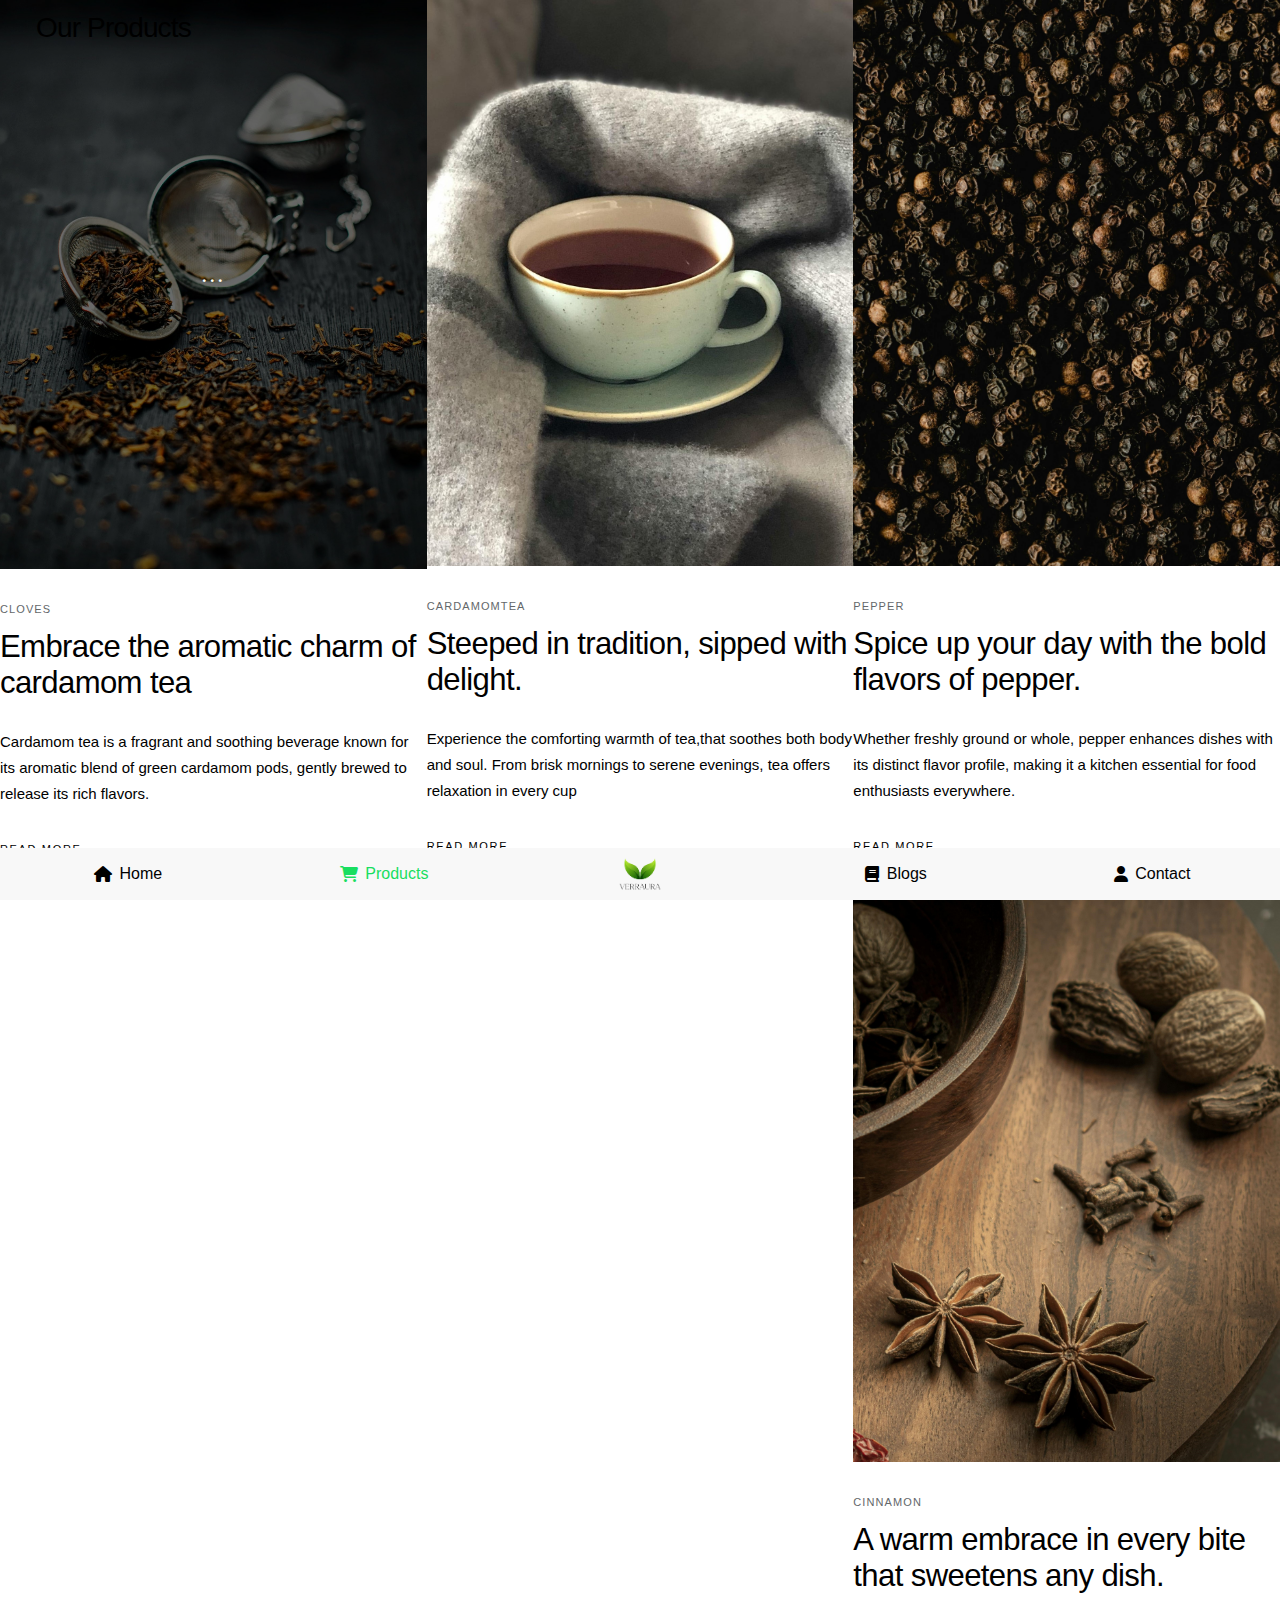
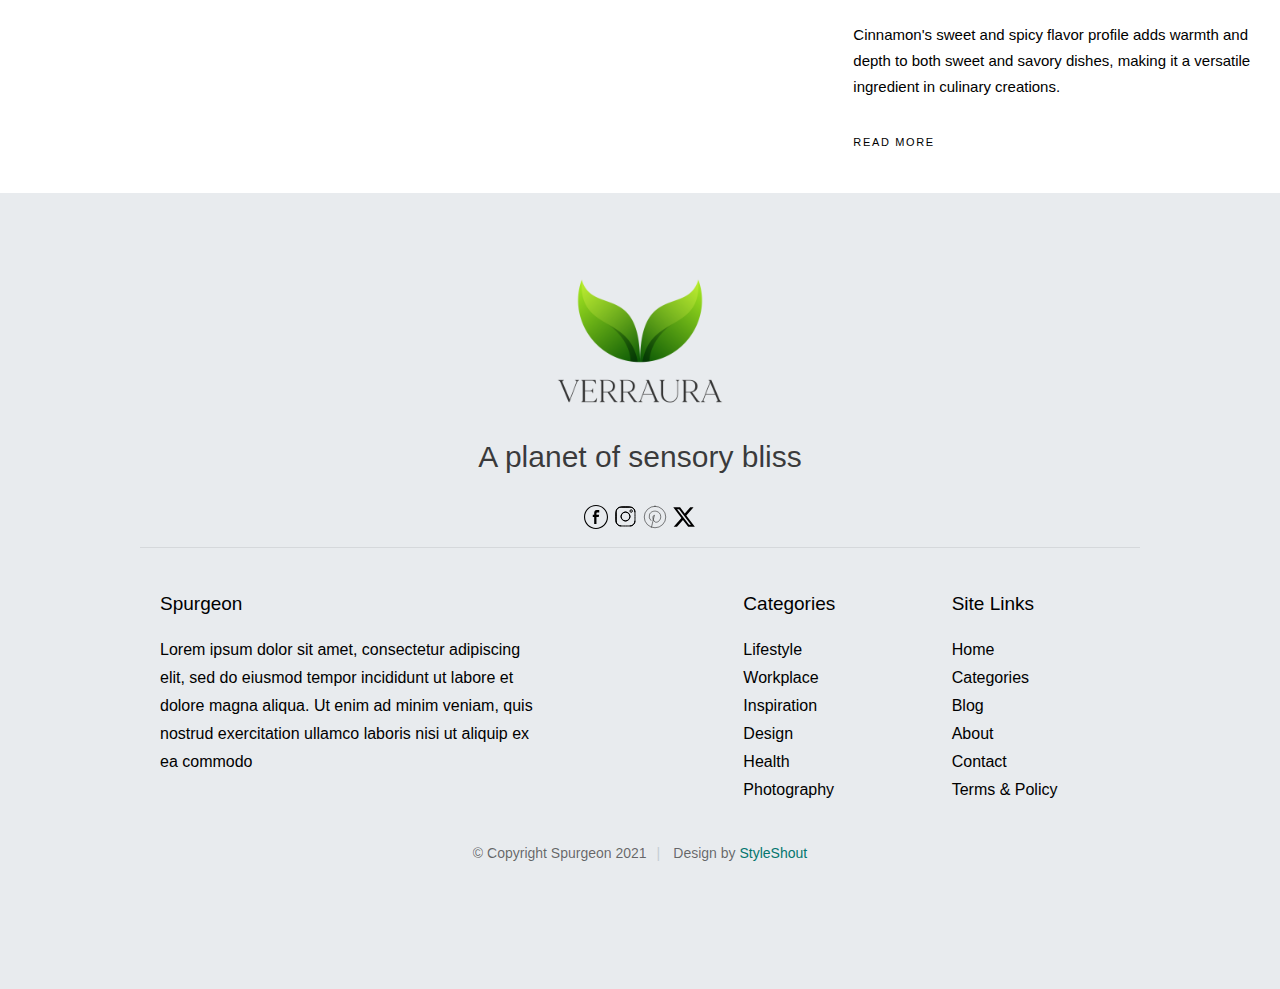
<file: productpage.html>
<!DOCTYPE html>
<html lang="en" class="no-js" >
<head>

    <!--- basic page needs
    ================================================== -->
    <meta charset="utf-8">
    <meta name="viewport" content="width=device-width, initial-scale=1">
    <title>Spurgeon</title>

    <script>
        document.documentElement.classList.remove('no-js');
        document.documentElement.classList.add('js');
    </script>

    <!-- CSS
    ================================================== -->
    <link rel="stylesheet" href="css/vendor.css">
    <link rel="stylesheet" href="css/styles.css">

    <!-- favicons
    ================================================== -->
 


    <link rel="stylesheet" href="https://cdnjs.cloudflare.com/ajax/libs/font-awesome/6.4.0/css/all.min.css">
    <link rel="apple-touch-icon" sizes="180x180" href="apple-touch-icon.png">
    <link rel="icon" type="image/png" sizes="32x32" href="favicon-32x32.png">
    <link rel="icon" type="image/png" sizes="16x16" href="favicon-16x16.png">
    <link rel="manifest" href="site.webmanifest">

</head>
<body id="top">


    <!-- preloader
    ================================================== -->



    <!-- page wrap
    ================================================== -->
    <div id="page" class="s-pagewrap">


        <!-- # site header 
        ================================================== -->
        <header id="masthead" class="s-header">

            <div class="s-header__branding">
                <p class="site-title">
                    <a href="index.html" rel="home">Our Products</a>
                </p>
            </div>

            <div class="row s-header__navigation">

                <nav class="s-header__nav-wrap">
    
                    <h3 class="s-header__nav-heading">Navigate to</h3>
    
     

                </nav> <!-- end s-header__nav-wrap -->
    
            </div> <!-- end s-header__navigation -->

            <div class="s-header__search">

                <div class="s-header__search-inner">
                    <div class="row">
    
                        <form role="search" method="get" class="s-header__search-form" action="#">
                          
                            
                        </form>
    
                        <a href="#0" title="Close Search" class="s-header__search-close">Close</a>
    
                    </div> <!-- end row -->
                </div> <!-- s-header__search-inner -->
    
            </div> <!-- end s-header__search -->

           

        </header> <!-- end s-header -->


        <section > 
            <div id="" class="">

                <div class="">

                    <div class="bricks-wrapper" data-animate-block>

                        <div class="grid-sizer"></div>
                        
                        <article class="brick entry" >
       
                            <div class="entry__thumb">
                                <a href="single-standard.html" class="thumb-link">
                                    <img src="images\thumbs\masonry\img4.jpg" 
                                        srcset="images\thumbs\masonry\img4.jpg 1x, images\thumbs\masonry\img4.jpg 2x" alt="">
                                </a>
                            </div> <!-- end entry__thumb -->
        
                            <div class="entry__text">
                                <div class="entry__header">
                                    <div class="entry__meta">
                                        <span class="cat-links">
                                            <a href="#">Cloves</a>
                                        </span>
                                       
                                    </div>
                                    <h1 class="entry__title"><a href="single-standard.html">Embrace the aromatic charm of cardamom tea</a></h1>
                                 </div>
                                <div class="entry__excerpt">
                                    <p>
                                        Cardamom tea is a fragrant and soothing beverage known for its aromatic blend of green cardamom pods, gently brewed to release its rich flavors.
                                    </p>
                                </div>
                                <a class="entry__more-link" href="#0">Read More</a>
                            </div> <!-- end entry__text -->
                        
                        </article> <!-- end article -->

                        <article class="brick entry">
        
                            <div class="entry__thumb">
                                <a href="single-standard.html" class="thumb-link">
                                    <img src="images\thumbs\masonry\img3.jpg" 
                                        srcset="images\thumbs\masonry\img3.jpg 1x, images\thumbs\masonry\img3.jpg 2x" alt="">
                                </a>
                            </div> <!-- end entry__thumb -->
        
                            <div class="entry__text">
                                <div class="entry__header">
                                    <div class="entry__meta">
                                        <span class="cat-links">
                                            <a href="#">CardamomTea</a>
                                        </span>
                                    </div>
                                    <h1 class="entry__title"><a href="single-standard.html">Steeped in tradition, sipped with delight.</a></h1>
                                </div>
                                <div class="entry__excerpt">
                                    <p>
                                    Experience the comforting warmth of tea,that soothes both body and soul. From brisk mornings to serene evenings, tea offers relaxation in every cup
                                    </p>
                                </div>
                                <a class="entry__more-link" href="#0">Read More</a>
                            </div> <!-- end entry__text -->
                        
                        </article> <!-- end article -->

                        <article class="brick entry" >
            
                            <div class="entry__thumb">
                                <a href="single-standard.html" class="thumb-link">
                                    <img src="images\thumbs\masonry\img2.jpg" 
                                        srcset="images\thumbs\masonry\img2.jpg 1x, images\thumbs\masonry\img2.jpg 2x" alt="">
                                </a>
                            </div> <!-- end entry__thumb -->
            
                            <div class="entry__text">
                                <div class="entry__header">
                                    <div class="entry__meta">
                                        <span class="cat-links">
                                            <a href="#">Pepper</a>
                                        </span>
                                    </div>
                                    <h1 class="entry__title"><a href="single-standard.html">Spice up your day with the bold flavors of pepper.</a></h1>
                                </div>
                                <div class="entry__excerpt">
                                    <p>
                                        Whether freshly ground or whole, pepper enhances dishes with its distinct flavor profile, making it a kitchen essential for food enthusiasts everywhere.</p>
                                </div>
                                <a class="entry__more-link" href="#0">Read More</a>
                            </div> <!-- end entry__text -->
                            
                        </article> <!-- end article -->

                        <article class="brick entry" >
            
                            <div class="entry__thumb">
                                <a href="single-standard.html" class="thumb-link">
                                    <img src="images\thumbs\masonry\img1.jpg" 
                                        srcset="images\thumbs\masonry\img1.jpg 1x, images\thumbs\masonry\img1.jpg 2x" alt="">
                                </a>
                            </div> <!-- end entry__thumb -->
            
                            <div class="entry__text">
                                <div class="entry__header">
                                    <div class="entry__meta">
                                        <span class="cat-links">
                                            <a href="#">Cinnamon</a>
                                        </span>
                                       
                                    </div>
                                    <h1 class="entry__title"><a href="single-standard.html">A warm embrace in every bite that sweetens any dish.</a></h1>
                                 </div>
                                <div class="entry__excerpt">
                                    <p>
                                        Cinnamon's sweet and spicy flavor profile adds warmth and depth to both sweet and savory dishes, making it a versatile ingredient in culinary creations.
                                    </p>
                                </div>
                                <a class="entry__more-link" href="#0">Read More</a>
                            </div> <!-- end entry__text -->
            
                        </article> <!-- end entry -->

                        

                   


                        

                   
                   

                    </div> <!-- end bricks-wrapper -->

                </div> <!-- end masonry-->


          

            </div> <!-- end bricks -->

        </section> <!-- end s-content -->


        <!-- # site-footer
        ================================================== -->
        <footer id="colophon" class="s-footer">

            <div class="containerfooter">
                <img src="images/img1.png" alt="Description of the image">
                <p>A planet of sensory bliss</p>
                       <div> 
                      
                            <a href="#0">
                                <svg width="24" height="24" viewBox="0 0 32 32" xmlns="http://www.w3.org/2000/svg" fill="#000000"><g id="SVGRepo_bgCarrier" stroke-width="0"></g><g id="SVGRepo_tracerCarrier" stroke-linecap="round" stroke-linejoin="round"></g><g id="SVGRepo_iconCarrier"> <g fill="none" fill-rule="evenodd"> <path d="m0 0h32v32h-32z"></path> <g fill="#000000" fill-rule="nonzero"> <path d="m32 16c0-8.83636363-7.1636364-16-16-16-8.83636362 0-16 7.16363638-16 16 0 8.8363636 7.16363638 16 16 16 8.8363636 0 16-7.1636364 16-16zm-30.54545453 0c0-8.03345453 6.512-14.54545453 14.54545453-14.54545453 8.0334545 0 14.5454545 6.512 14.5454545 14.54545453 0 8.0334545-6.512 14.5454545-14.5454545 14.5454545-8.03345453 0-14.54545453-6.512-14.54545453-14.5454545z"></path> <path d="m16.6138182 25.2349091v-9.2349091h3.0472727l.4814545-3.0603636h-3.5287272v-1.5345455c0-.7985455.2618182-1.56072727 1.408-1.56072727h2.2909091v-3.05454547h-3.2523636c-2.7345455 0-3.4807273 1.80072728-3.4807273 4.29672724v1.8516364h-1.8763637v3.0618182h1.8763636v9.2349091z"></path> </g> </g> </g></svg>
                                <span class="u-screen-reader-text">facebook</span>
                            </a>
                            <a href="#0">
                              <svg width="24" height="24" viewBox="0 0 24 24" fill="none" xmlns="http://www.w3.org/2000/svg"><g id="SVGRepo_bgCarrier" stroke-width="0"></g><g id="SVGRepo_tracerCarrier" stroke-linecap="round" stroke-linejoin="round"></g><g id="SVGRepo_iconCarrier"> <path d="M3.06167 7.24464C3.10844 6.22264 3.26846 5.56351 3.48487 5.00402L3.48778 4.99629C3.70223 4.42695 4.03818 3.91119 4.47224 3.48489L4.47833 3.47891L4.48431 3.47282C4.91096 3.0382 5.42691 2.70258 5.99575 2.4887L6.00556 2.48495C6.56378 2.26786 7.22162 2.10843 8.24447 2.06167M3.06167 7.24464C3.0125 8.33659 2.99997 8.67508 2.99997 11.5063C2.99997 14.3381 3.01181 14.6758 3.06164 15.768M3.06167 7.24464L3.06167 7.52008M3.48867 18.0168C3.70255 18.5856 4.03817 19.1015 4.47279 19.5282L4.47887 19.5342L4.48484 19.5402C4.91116 19.9743 5.42694 20.3103 5.99628 20.5247L6.00478 20.5279C6.56351 20.7446 7.22167 20.9041 8.24447 20.9509M3.48867 18.0168L3.48492 18.0069C3.26783 17.4487 3.1084 16.7909 3.06164 15.768M3.48867 18.0168L3.47585 17.9492M3.06164 15.768L3.07839 15.8562M3.06164 15.768L3.06164 15.4919M3.47585 17.9492L3.07839 15.8562M3.47585 17.9492C3.30704 17.5033 3.13322 16.881 3.07839 15.8562M3.47585 17.9492C3.48177 17.9649 3.48768 17.9803 3.49359 17.9955C3.70766 18.5726 4.04685 19.0952 4.48679 19.5256C4.91708 19.9655 5.43944 20.3046 6.01636 20.5187C6.47934 20.699 7.13172 20.8875 8.24431 20.9385C9.3671 20.9896 9.71399 21 12.5062 21C15.2985 21 15.6457 20.9896 16.7685 20.9385C17.8824 20.8874 18.534 20.6979 18.9954 20.519C19.5726 20.305 20.0953 19.9657 20.5257 19.5256C20.9655 19.0953 21.3046 18.573 21.5187 17.9961C21.699 17.5331 21.8875 16.8808 21.9384 15.7682C21.9895 14.6454 22 14.2978 22 11.5063C22 8.71472 21.9895 8.36684 21.9384 7.24405C21.8871 6.12427 21.6959 5.47168 21.5161 5.00992C21.2811 4.40322 20.9831 3.94437 20.525 3.48627C20.0678 3.02999 19.6102 2.73179 19.003 2.49654C18.5396 2.31537 17.8866 2.12531 16.7685 2.07406C16.6712 2.06964 16.5798 2.06552 16.4921 2.06168M3.07839 15.8562C3.07684 15.8273 3.07539 15.7981 3.07403 15.7685C3.06961 15.6712 3.06548 15.5797 3.06164 15.4919M8.24447 2.06167C9.33668 2.01184 9.67505 2 12.5062 2C15.3374 2 15.6756 2.01252 16.7675 2.06168M8.24447 2.06167L8.52062 2.06167M16.7675 2.06168L16.4921 2.06168M16.7675 2.06168C17.7897 2.10844 18.4489 2.26844 19.0085 2.48487L19.0162 2.48781C19.5855 2.70226 20.1013 3.03821 20.5276 3.47227L20.5335 3.4783L20.5396 3.48422C20.9737 3.91055 21.3096 4.42646 21.5239 4.99596L21.5275 5.00559C21.7446 5.56381 21.9041 6.22165 21.9508 7.2445M8.52062 2.06167L16.4921 2.06168M8.52062 2.06167C9.44548 2.02123 9.95666 2.01253 12.5062 2.01253C15.056 2.01253 15.5671 2.02124 16.4921 2.06168M8.52062 2.06167C8.43284 2.06551 8.34134 2.06964 8.24402 2.07406C7.13004 2.12512 6.47843 2.31464 6.01708 2.49358C5.43767 2.70837 4.91328 3.04936 4.48192 3.49186C4.0281 3.94756 3.73105 4.40422 3.49655 5.0094C3.31536 5.4728 3.12527 6.12614 3.07402 7.24434C3.06961 7.34135 3.06549 7.43257 3.06167 7.52008M21.9508 15.768C21.9041 16.7908 21.7446 17.449 21.5279 18.0077L21.5247 18.0162C21.3102 18.5856 20.9743 19.1013 20.5402 19.5276L20.5341 19.5336L20.5282 19.5397C20.1015 19.9743 19.5856 20.3099 19.0167 20.5238L19.0069 20.5276C18.4487 20.7447 17.7908 20.9041 16.768 20.9509M3.06164 15.4919C3.0212 14.567 3.0125 14.0558 3.0125 11.5063C3.0125 8.95591 3.0212 8.44544 3.06167 7.52008M3.06164 15.4919L3.06167 7.52008M10.8155 15.5881C11.3515 15.8101 11.926 15.9244 12.5062 15.9244C13.678 15.9244 14.8018 15.4589 15.6304 14.6304C16.4589 13.8018 16.9244 12.678 16.9244 11.5063C16.9244 10.3345 16.4589 9.21072 15.6304 8.38215C14.8018 7.55359 13.678 7.0881 12.5062 7.0881C11.926 7.0881 11.3515 7.20238 10.8155 7.42442C10.2794 7.64645 9.79239 7.97189 9.38213 8.38215C8.97187 8.79242 8.64643 9.27947 8.42439 9.81551C8.20236 10.3515 8.08808 10.9261 8.08808 11.5063C8.08808 12.0865 8.20236 12.661 8.42439 13.197C8.64643 13.7331 8.97187 14.2201 9.38213 14.6304C9.79239 15.0406 10.2794 15.3661 10.8155 15.5881ZM9.37229 8.37231C10.2035 7.54113 11.3308 7.07418 12.5062 7.07418C13.6817 7.07418 14.809 7.54113 15.6402 8.37231C16.4714 9.20349 16.9383 10.3308 16.9383 11.5063C16.9383 12.6817 16.4714 13.809 15.6402 14.6402C14.809 15.4714 13.6817 15.9383 12.5062 15.9383C11.3308 15.9383 10.2035 15.4714 9.37229 14.6402C8.54111 13.809 8.07416 12.6817 8.07416 11.5063C8.07416 10.3308 8.54111 9.20349 9.37229 8.37231ZM19.434 6.04229C19.434 6.37873 19.3003 6.70139 19.0625 6.93929C18.8246 7.17719 18.5019 7.31084 18.1655 7.31084C17.829 7.31084 17.5064 7.17719 17.2685 6.93929C17.0306 6.70139 16.8969 6.37873 16.8969 6.04229C16.8969 5.70585 17.0306 5.38319 17.2685 5.1453C17.5064 4.9074 17.829 4.77375 18.1655 4.77375C18.5019 4.77375 18.8246 4.9074 19.0625 5.1453C19.3003 5.38319 19.434 5.70585 19.434 6.04229Z" stroke="#000000" stroke-linejoin="round"></path> </g></svg>
                                <span class="u-screen-reader-text">Instagram</span>
                            </a>
                            <a href="#0">
                                <svg width="24" height="24" viewBox="0 0 48 48" xmlns="http://www.w3.org/2000/svg" fill="#000000"><g id="SVGRepo_bgCarrier" stroke-width="0"></g><g id="SVGRepo_tracerCarrier" stroke-linecap="round" stroke-linejoin="round"></g><g id="SVGRepo_iconCarrier"><defs><style>.a{fill:none;stroke:#000000;stroke-linecap:round;stroke-linejoin:round;}</style></defs><path class="a" d="M17,44.23s5.36-22.32,5.89-23.72C17.77,21,19.41,33,25.21,34.31c4.91,1.15,10.35-4.54,10.27-10.85S31.69,14,27,12.69,14.85,13,12.87,19.56a10.53,10.53,0,0,0,3,11.47"></path><path class="a" d="M24,2.5A21.5,21.5,0,1,0,45.5,24,21.51,21.51,0,0,0,24,2.5Z"></path></g></svg>
                                <span class="u-screen-reader-text">Pinterest</span>
                            </a>

                            <a href="#0">
                                <svg xmlns="http://www.w3.org/2000/svg" width="24" height="24" viewBox="0 0 512 512"><path d="M389.2 48h70.6L305.6 224.2 487 464H345L233.7 318.6 106.5 464H35.8L200.7 275.5 26.8 48H172.4L272.9 180.9 389.2 48zM364.4 421.8h39.1L151.1 88h-42L364.4 421.8z"/></svg>
                                <span class="u-screen-reader-text">Twitter</span>
                            </a>
                        </div>
            </div>
            
              <div class="row s-footer__bottom">
                  </div> <!-- end s-footer__bottom -->
                           <div class="row s-footer__main">






                
                     <div class="column lg-5 md-6 tab-12 s-footer__about">
                    <h4>Spurgeon</h4>

                    <p>
                    Lorem ipsum dolor sit amet, consectetur 
                    adipiscing elit, sed do eiusmod tempor 
                    incididunt ut labore et dolore magna aliqua. 
                    Ut enim ad minim veniam, quis nostrud exercitation 
                    ullamco laboris nisi ut aliquip ex ea commodo 
                    </p>
                </div> <!-- end s-footer__about -->

                <div class="column lg-5 md-6 tab-12">
                    <div class="row">
                        <div class="column lg-6">
                            <h4>Categories</h4>
                            <ul class="link-list">
                                <li><a href="category.html">Lifestyle</a></li>
                                <li><a href="category.html">Workplace</a></li>
                                <li><a href="category.html">Inspiration</a></li>
                                <li><a href="category.html">Design</a></li>
                                <li><a href="category.html">Health</a></li>
                                <li><a href="category.html">Photography</a></li>
                            </ul>
                        </div>
                        <div class="column lg-6">
                            <h4>Site Links</h4>
                            <ul class="link-list">
                                <li><a href="index.html">Home</a></li>
                                <li><a href="category.html">Categories</a></li>
                                <li><a href="category.html">Blog</a></li>
                                <li><a href="about.html">About</a></li>
                                <li><a href="about.html">Contact</a></li>
                                <li><a href="#0">Terms & Policy</a></li>
                            </ul>
                        </div>
                    </div>
                </div>

            </div> <!-- end s-footer__main -->
            <div class="containerfooter">
                       <div> 
                                <div class="ss-copyright">
                                    <span>© Copyright Spurgeon 2021</span> 
                                    <span>Design by <a href="https://www.styleshout.com/">StyleShout</a></span>
                                </div>
                       
                        </div>
            </div>
            <div class="row s-footer__bottom">

                <div class="column lg-7 md-6 tab-12">
                   
                </div>
               

            </div> <!-- end s-footer__bottom -->
           
            <div class="ss-go-top">
                <a class="smoothscroll" title="Back to Top" href="#top">
                    <svg width="24" height="24" fill="none" viewBox="0 0 24 24">
                        <path stroke="currentColor" stroke-linecap="round" stroke-linejoin="round" stroke-width="1.5" d="M17.25 10.25L12 4.75L6.75 10.25"/>
                        <path stroke="currentColor" stroke-linecap="round" stroke-linejoin="round" stroke-width="1.5" d="M12 19.25V5.75"/>
                    </svg>
                </a>
            </div> <!-- end ss-go-top -->

        </footer><!-- end s-footer -->
        
        <div class="starting-bottom-nav">
            <div class="bottom-nav">
                <a href="index.html" class="bottom-nav-item">
                    <i class="fas fa-home"></i>
                    <span class="bottom-nav-text">Home</span>
                </a>
                <a href="productpage.html" class="bottom-nav-item-on">
                    <i class="fas fa-shopping-cart"></i>
                    <span class="bottom-nav-text">Products</span>
                </a>
                <a href="Reels/Rindex.html" class="bottom-nav-item">
                    <span class="navReelicon">
                        <img src="images/img1.png" alt="Reels Header Image" style="width: auto; height: auto;">
                    </span>
                 
                </a>
                <a href="Blogs.html" class="bottom-nav-item">
                    <i class="fas fa-book"></i>
                    <span class="bottom-nav-text">Blogs</span>
                </a>
                <a href="contact.html" class="bottom-nav-item">
                    <i class="fas fa-user"></i>
                    <span class="bottom-nav-text">Contact</span>
                </a>
            </div>
        </div>
        
    <!-- Java Script
    ================================================== -->
    <script src="js/plugins.js"></script>
    <script src="js/main.js"></script>

</body>
</html>
</file>
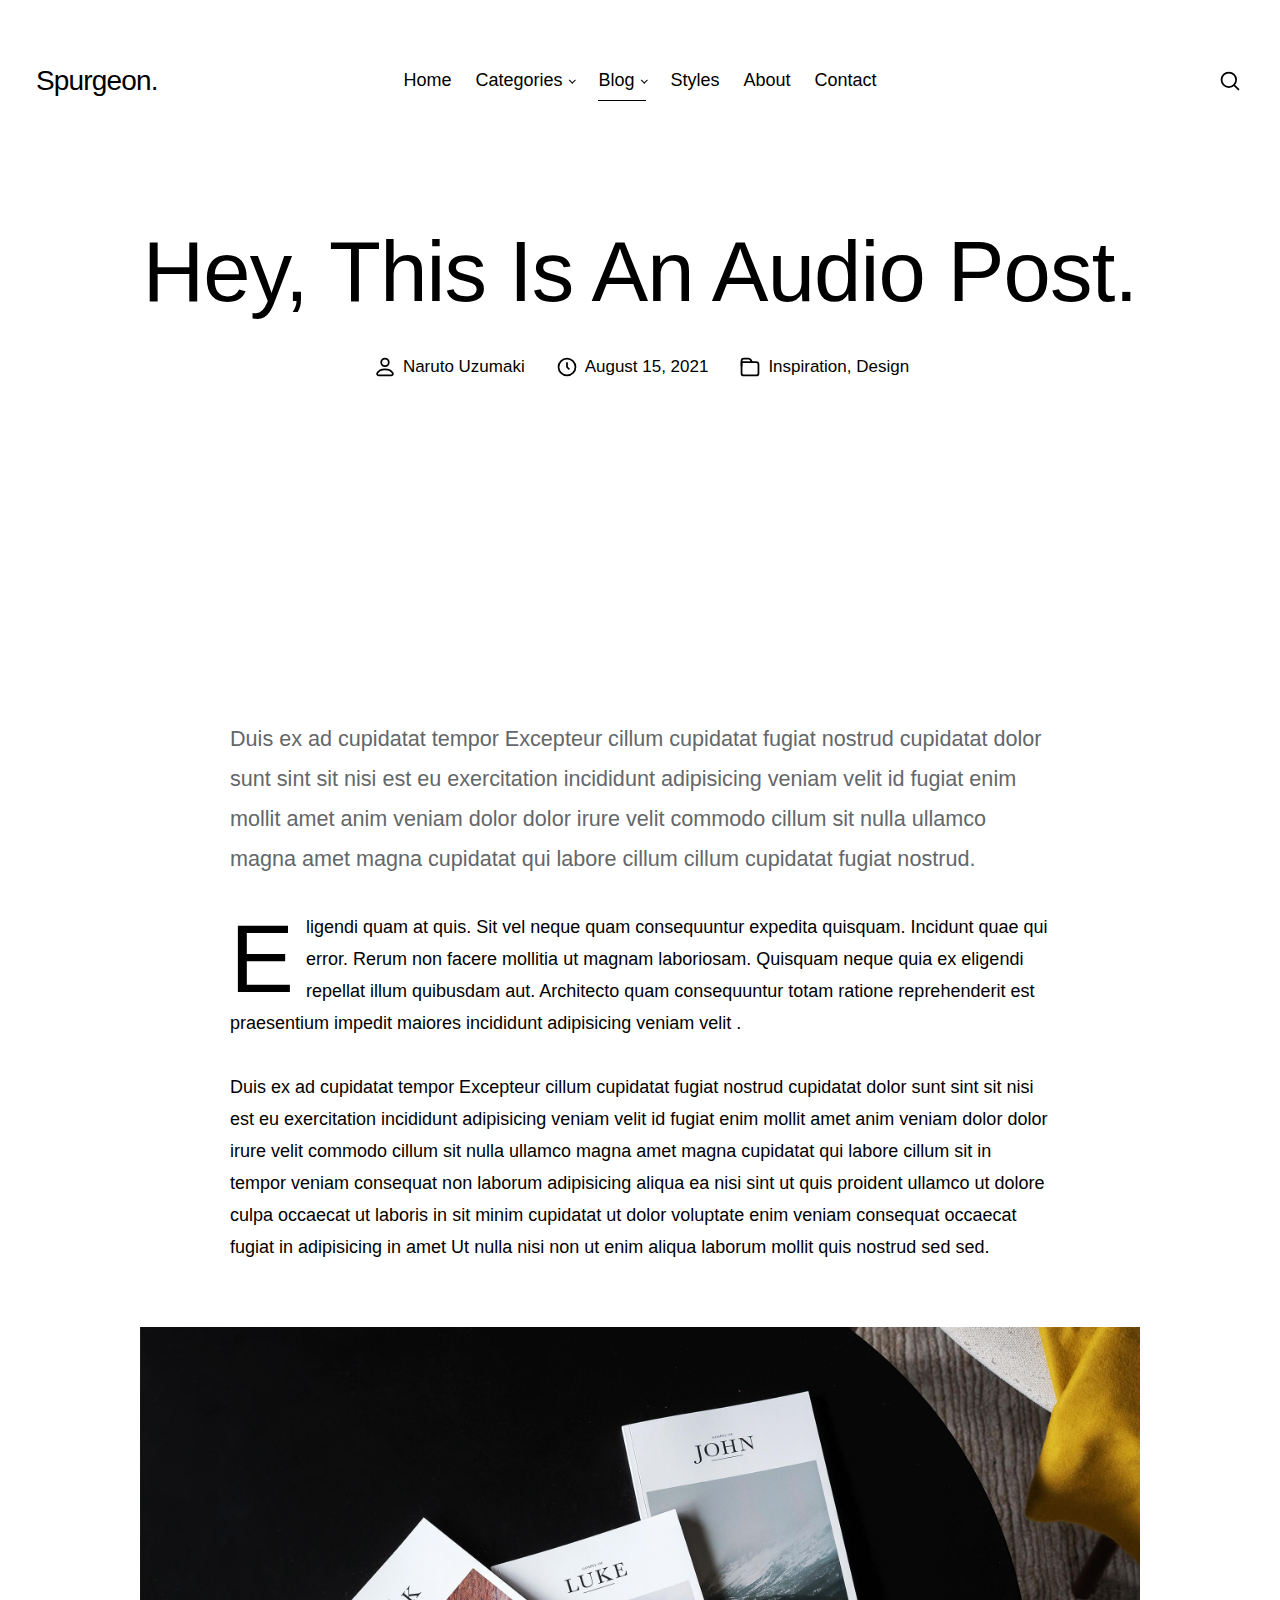
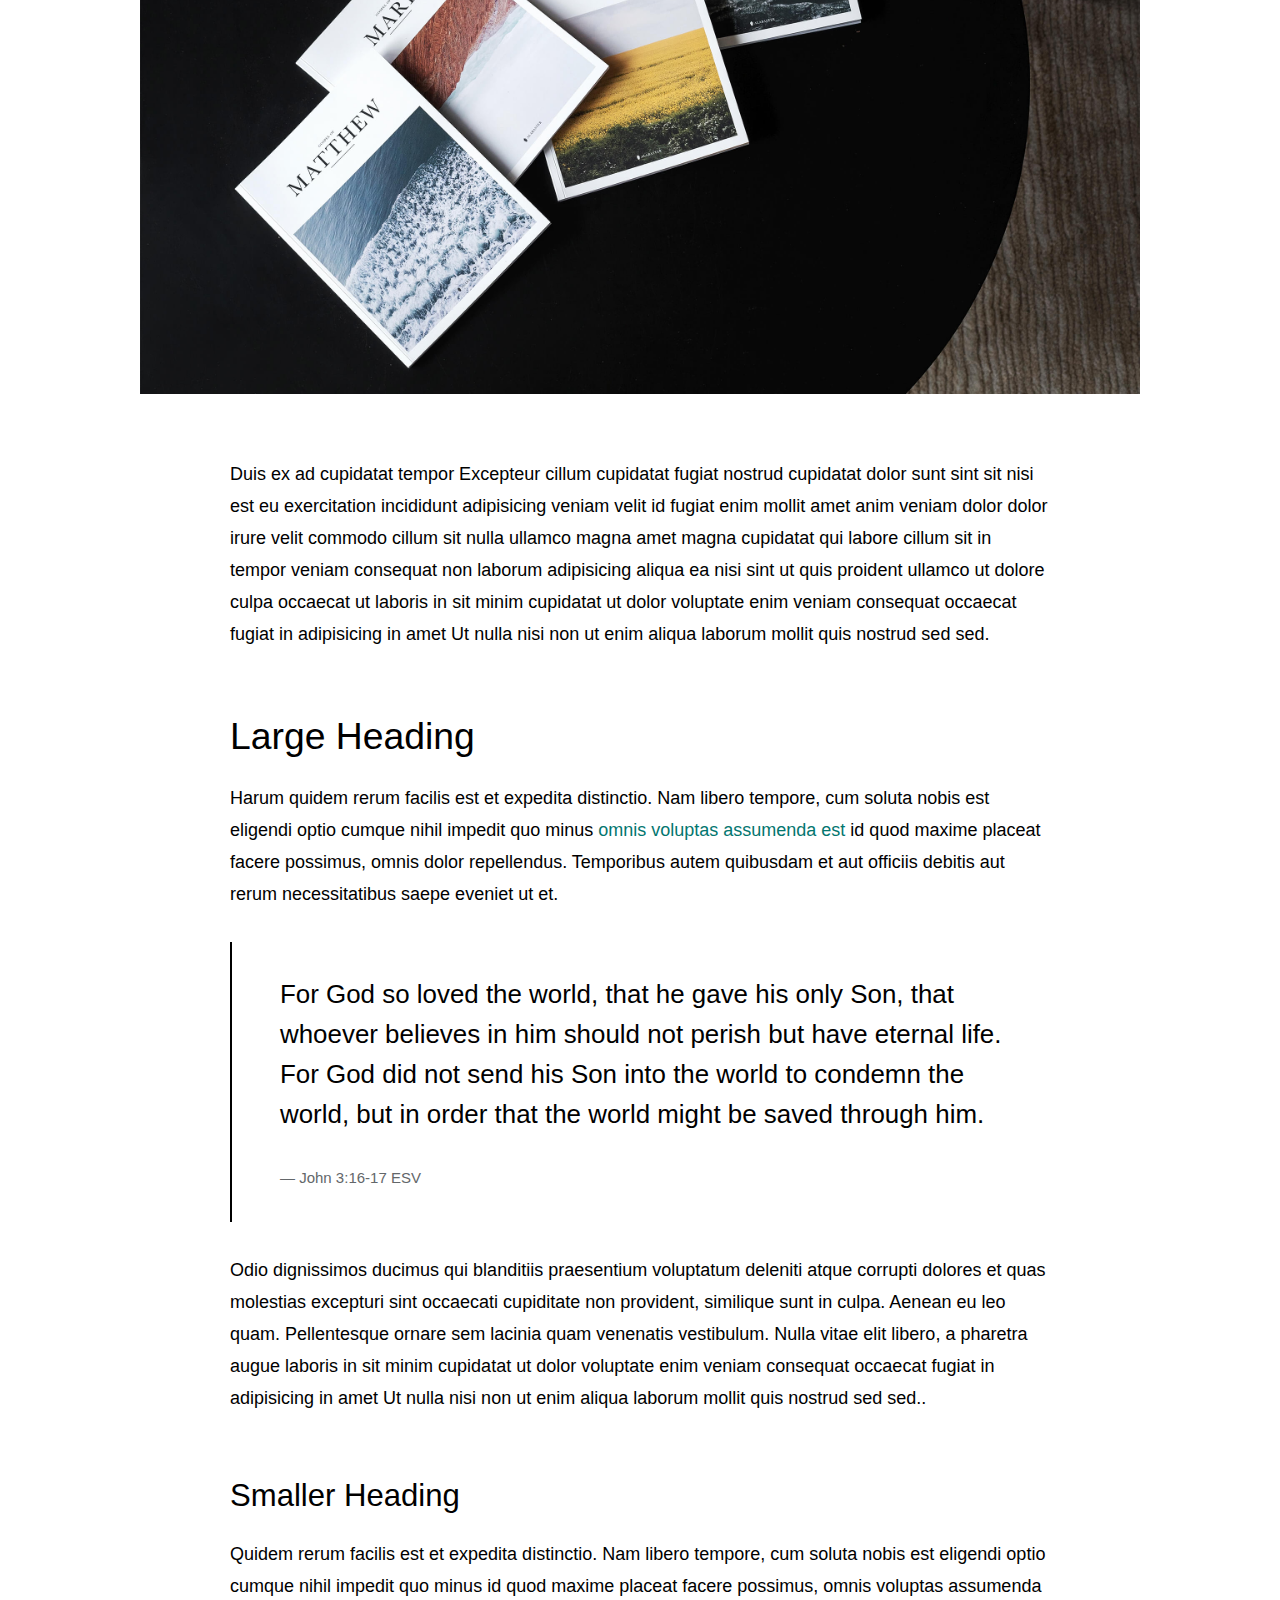
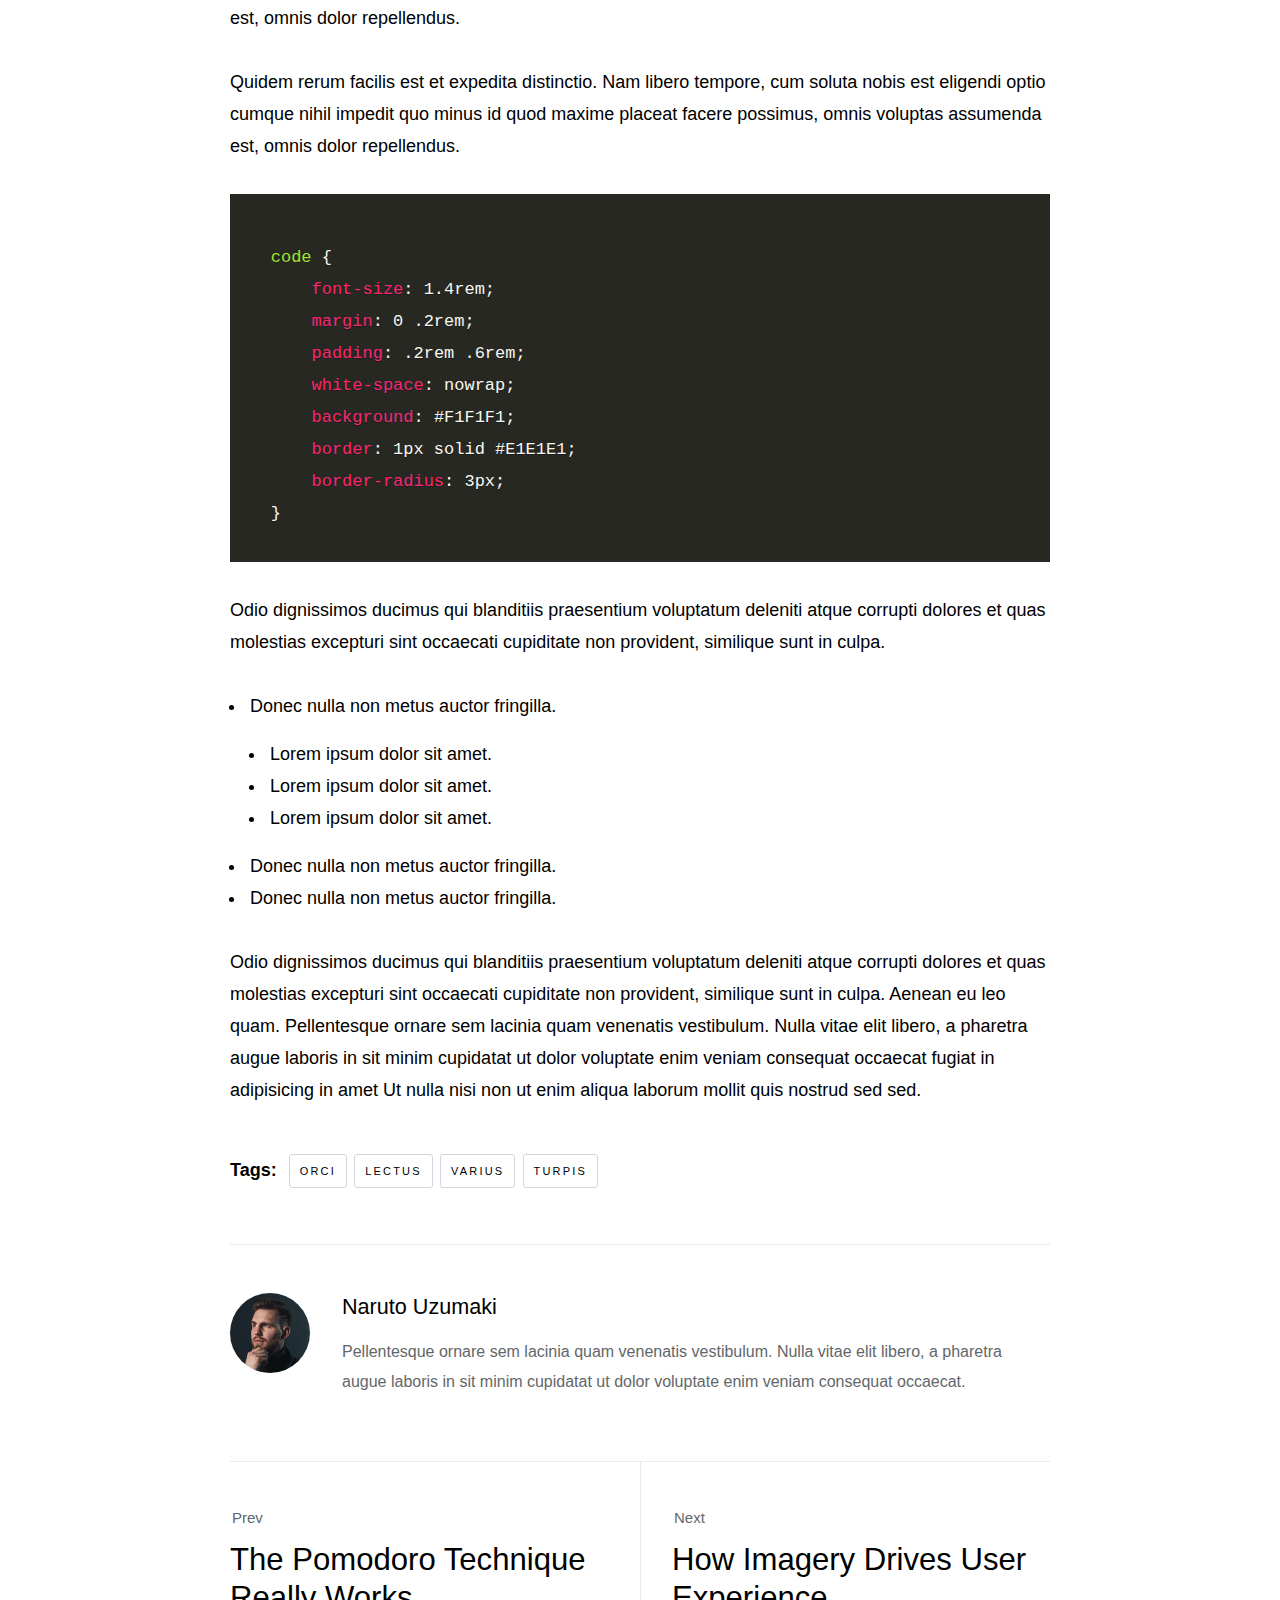
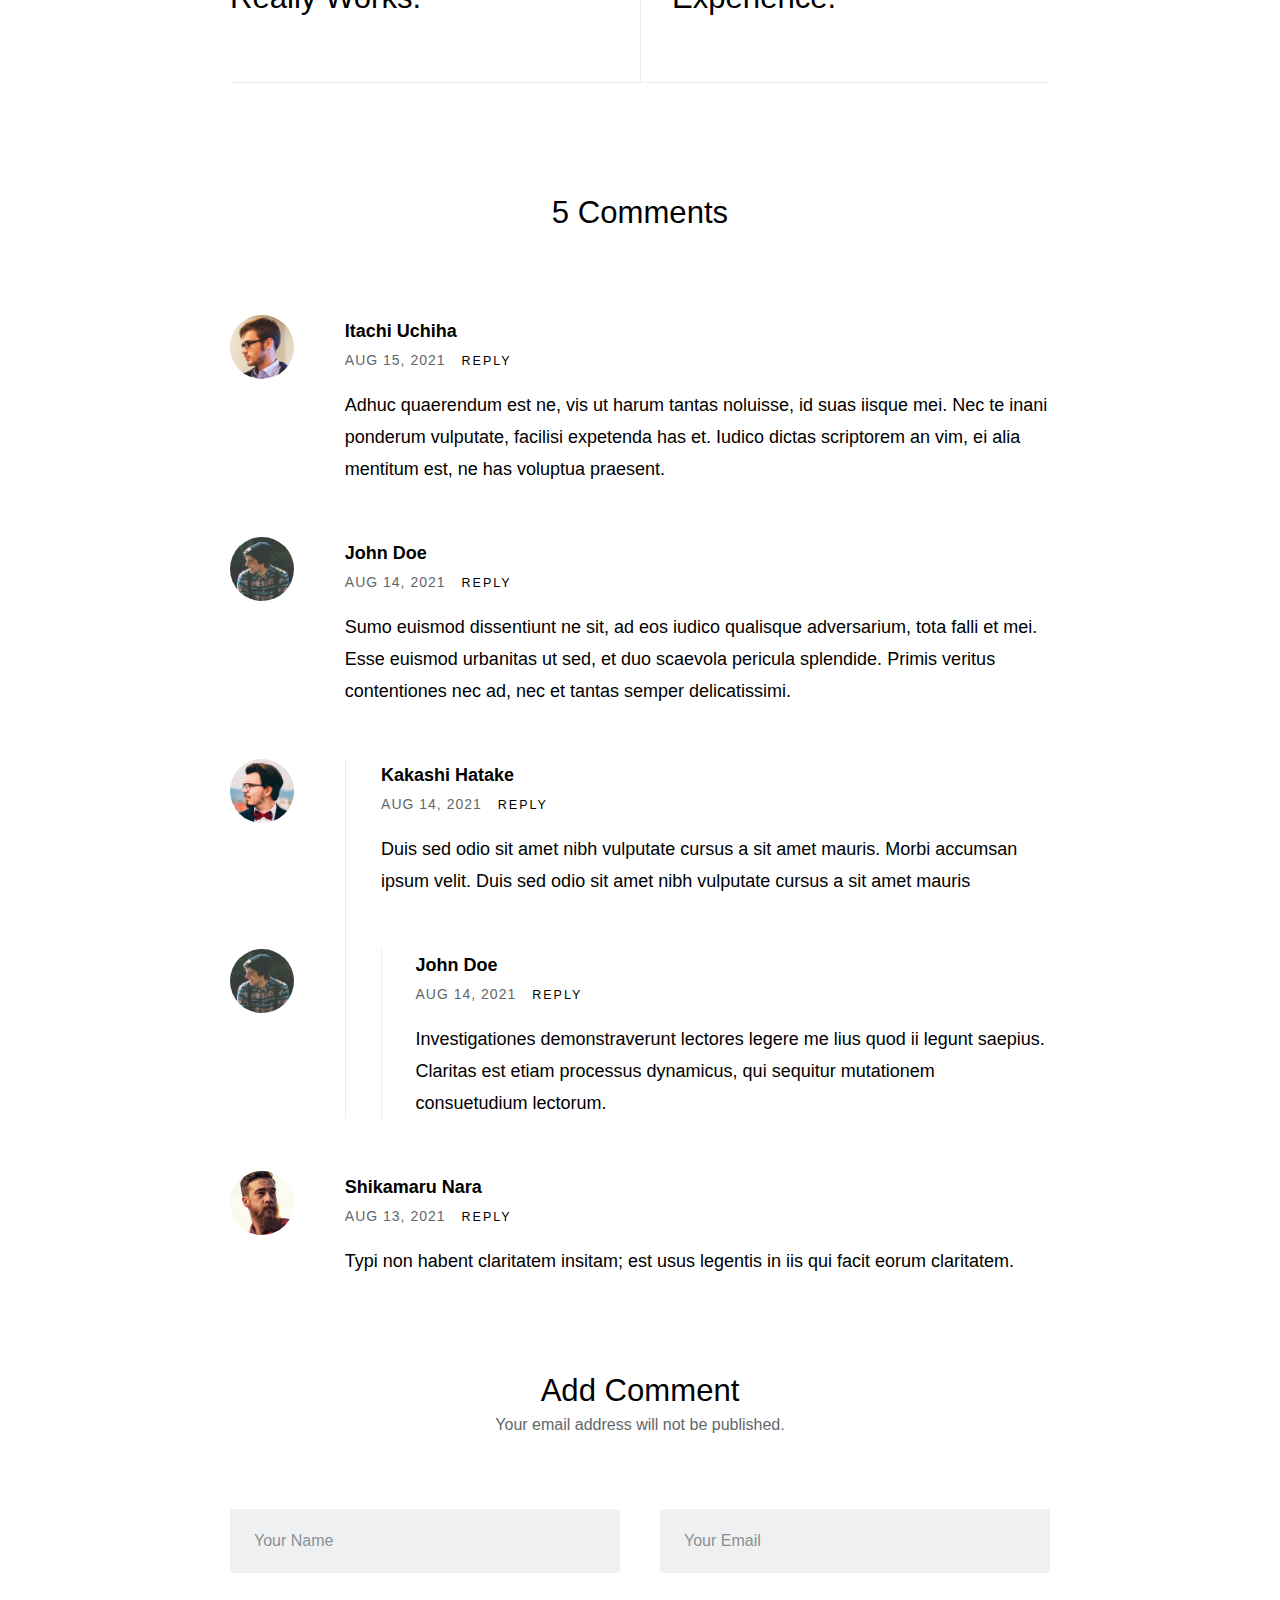
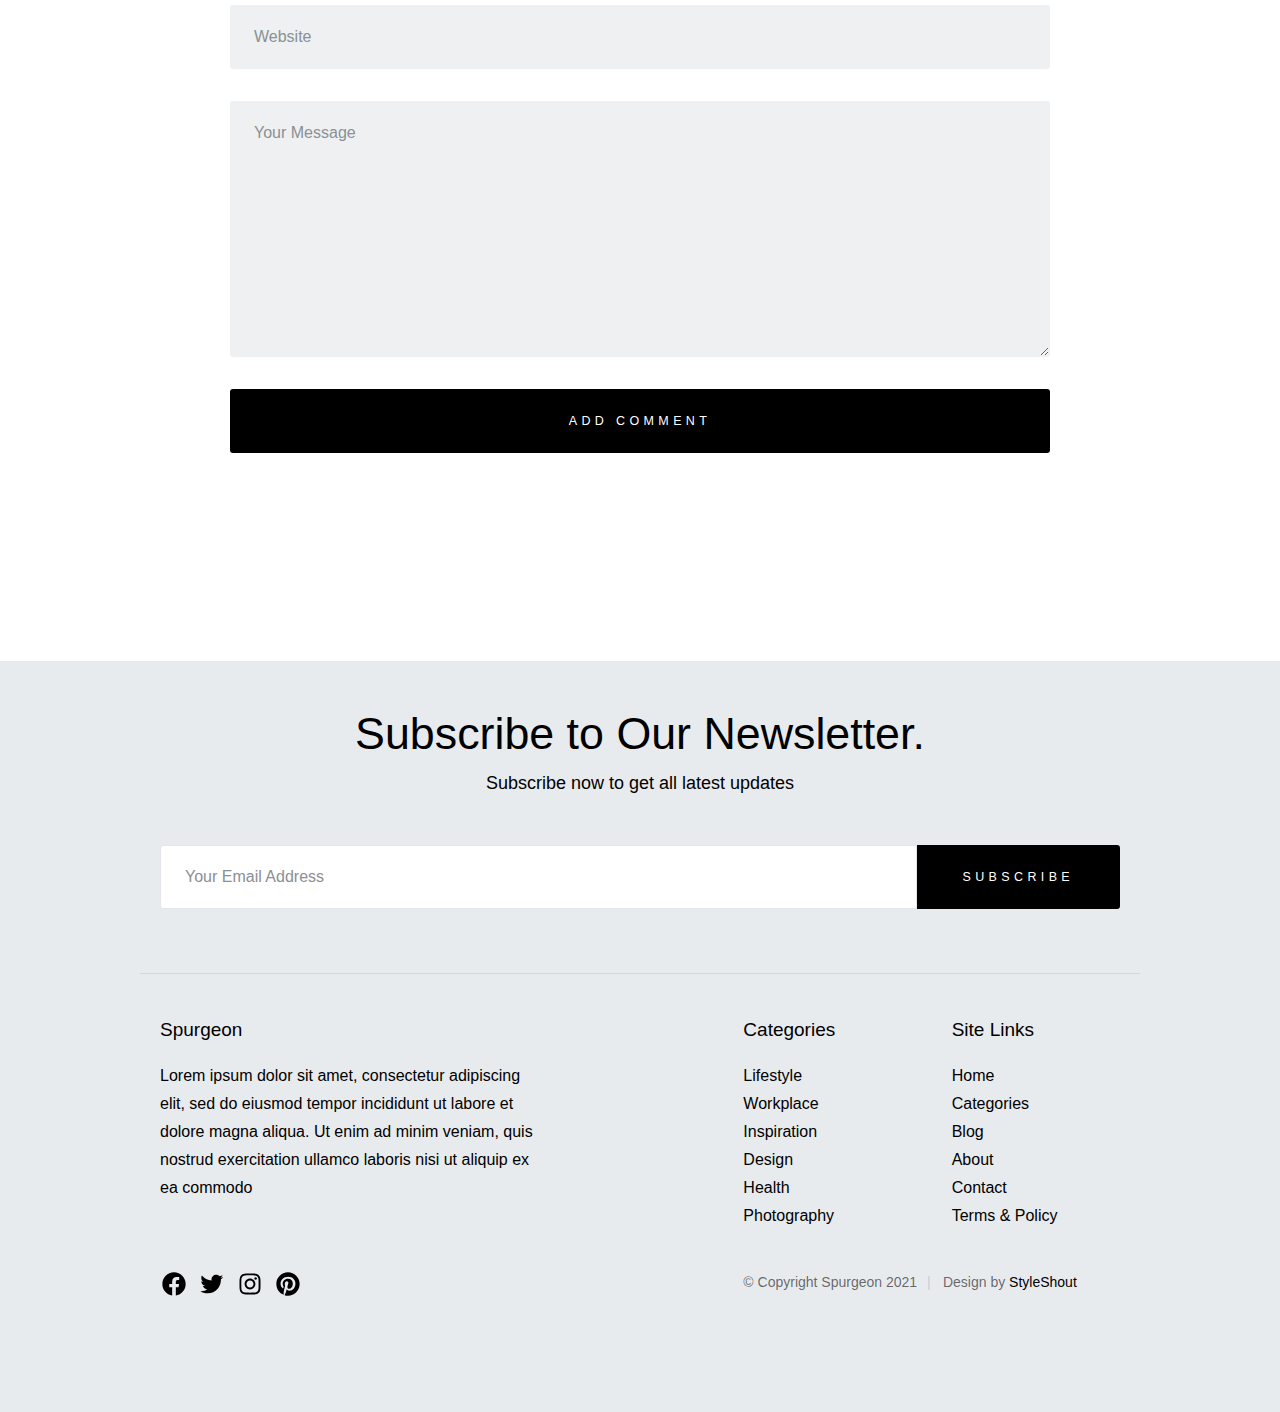
<file: single-audio.html>
<!DOCTYPE html>
<html lang="en" class="no-js" >
<head>

    <!--- basic page needs
    ================================================== -->
    <meta charset="utf-8">
    <meta name="viewport" content="width=device-width, initial-scale=1">
    <title>Audio Post - Spurgeon</title>

    <script>
        document.documentElement.classList.remove('no-js');
        document.documentElement.classList.add('js');
    </script>

    <!-- CSS
    ================================================== -->
    <link rel="stylesheet" href="css/vendor.css">
    <link rel="stylesheet" href="css/styles.css">

    <!-- favicons
    ================================================== -->
    <link rel="apple-touch-icon" sizes="180x180" href="apple-touch-icon.png">
    <link rel="icon" type="image/png" sizes="32x32" href="favicon-32x32.png">
    <link rel="icon" type="image/png" sizes="16x16" href="favicon-16x16.png">
    <link rel="manifest" href="site.webmanifest">

</head>

<body id="top">


    <!-- preloader
    ================================================== -->
    <div id="preloader">
        <div id="loader" class="dots-fade">
            <div></div>
            <div></div>
            <div></div>
        </div>
    </div>


    <!-- page wrap
    ================================================== -->
    <div id="page" class="s-pagewrap">


        <!-- # site header 
        ================================================== -->
        <header id="masthead" class="s-header">

            <div class="s-header__branding">
                <p class="site-title">
                    <a href="index.html" rel="home">Spurgeon.</a>
                </p>
            </div>

            <div class="row s-header__navigation">

                <nav class="s-header__nav-wrap">
    
                    <h3 class="s-header__nav-heading">Navigate to</h3>
    
                    <ul class="s-header__nav">
                        <li><a href="index.html" title="">Home</a></li>
                        <li class="has-children">
                            <a href="#0" title="" class="">Categories</a>
                            <ul class="sub-menu">
                                <li><a href="category.html">Design</a></li>
                                <li><a href="category.html">Lifestyle</a></li>
                                <li><a href="category.html">Inspiration</a></li>
                                <li><a href="category.html">Work</a></li>
                                <li><a href="category.html">Health</a></li>
                                <li><a href="category.html">Photography</a></li>
                            </ul>
                        </li>
                        <li class="current-menu-item has-children">
                            <a href="#0" title="" class="">Blog</a>
                            <ul class="sub-menu">
                                <li><a href="single-standard.html">Standard Post</a></li>
                                <li><a href="single-video.html">Video Post</a></li>
                                <li><a href="single-audio.html">Audio Post</a></li>
                            </ul>
                        </li>
                        <li><a href="styles.html" title="">Styles</a></li>
                        <li><a href="about.html" title="">About</a></li>
                        <li><a href="contact.html" title="">Contact</a></li>
                    </ul> <!-- end s-header__nav -->

                </nav> <!-- end s-header__nav-wrap -->
    
            </div> <!-- end s-header__navigation -->

            <div class="s-header__search">

                <div class="s-header__search-inner">
                    <div class="row">
    
                        <form role="search" method="get" class="s-header__search-form" action="#">
                            <label>
                                <span class="u-screen-reader-text">Search for:</span>
                                <input type="search" class="s-header__search-field" placeholder="Search for..." value="" name="s" title="Search for:" autocomplete="off">
                            </label>
                            <input type="submit" class="s-header__search-submit" value="Search"> 
                        </form>
    
                        <a href="#0" title="Close Search" class="s-header__search-close">Close</a>
    
                    </div> <!-- end row -->
                </div> <!-- s-header__search-inner -->
    
            </div> <!-- end s-header__search -->

            <a class="s-header__menu-toggle" href="#0"><span>Menu</span></a>
            <a class="s-header__search-trigger" href="#">
                <svg width="24" height="24" fill="none" viewBox="0 0 24 24">
                    <path stroke="currentColor" stroke-linecap="round" stroke-linejoin="round" stroke-width="1.5" d="M19.25 19.25L15.5 15.5M4.75 11C4.75 7.54822 7.54822 4.75 11 4.75C14.4518 4.75 17.25 7.54822 17.25 11C17.25 14.4518 14.4518 17.25 11 17.25C7.54822 17.25 4.75 14.4518 4.75 11Z"></path>
                </svg>
            </a>

        </header> <!-- end s-header -->


        <!-- # site-content
        ================================================== -->
        <div id="content" class="s-content s-content--blog">

                <div class="row entry-wrap">
                    <div class="column lg-12">

                        <article class="entry format-standard">

                            <header class="entry__header">
    
                                <h1 class="entry__title">
                                    Hey, This Is An Audio Post.
                                </h1>

                                <div class="entry__meta">
                                    <div class="entry__meta-author">
                                        <svg width="24" height="24" fill="none" viewBox="0 0 24 24">
                                            <circle cx="12" cy="8" r="3.25" stroke="currentColor" stroke-linecap="round" stroke-linejoin="round" stroke-width="1.5"></circle>
                                            <path stroke="currentColor" stroke-linecap="round" stroke-linejoin="round" stroke-width="1.5" d="M6.8475 19.25H17.1525C18.2944 19.25 19.174 18.2681 18.6408 17.2584C17.8563 15.7731 16.068 14 12 14C7.93201 14 6.14367 15.7731 5.35924 17.2584C4.82597 18.2681 5.70558 19.25 6.8475 19.25Z"></path>
                                        </svg>
                                        <a href="#">Naruto Uzumaki</a> 
                                    </div>
                                    <div class="entry__meta-date">
                                        <svg width="24" height="24" fill="none" viewBox="0 0 24 24">
                                            <circle cx="12" cy="12" r="7.25" stroke="currentColor" stroke-width="1.5"></circle>
                                            <path stroke="currentColor" stroke-width="1.5" d="M12 8V12L14 14"></path>
                                        </svg>
                                        August 15, 2021 
                                    </div>
                                    <div class="entry__meta-cat">
                                        <svg width="24" height="24" fill="none" viewBox="0 0 24 24">
                                            <path stroke="currentColor" stroke-linecap="round" stroke-linejoin="round" stroke-width="1.5" d="M19.25 17.25V9.75C19.25 8.64543 18.3546 7.75 17.25 7.75H4.75V17.25C4.75 18.3546 5.64543 19.25 6.75 19.25H17.25C18.3546 19.25 19.25 18.3546 19.25 17.25Z"></path>
                                            <path stroke="currentColor" stroke-linecap="round" stroke-linejoin="round" stroke-width="1.5" d="M13.5 7.5L12.5685 5.7923C12.2181 5.14977 11.5446 4.75 10.8127 4.75H6.75C5.64543 4.75 4.75 5.64543 4.75 6.75V11"></path>
                                        </svg>
                                          
                                        <span class="cat-links">
                                            <a href="#0">Inspiration</a>
                                            <a href="#0">Design</a>
                                        </span>
                                    </div>
                                </div>
                            </header>

                            <div class="entry__media">
                                <div class="featured-image">
                                    <iframe width="100%" height="166" scrolling="no" frameborder="no" allow="autoplay" src="https://w.soundcloud.com/player/?url=https%3A//api.soundcloud.com/tracks/80822997&color=%23dedede&auto_play=false&hide_related=false&show_comments=true&show_user=true&show_reposts=false&show_teaser=true"></iframe>
                                </div>
                            </div>

                            <div class="content-primary">

                                <div class="entry__content">
                                    <p class="lead">
                                    Duis ex ad cupidatat tempor Excepteur cillum cupidatat fugiat nostrud cupidatat dolor 
                                    sunt sint sit nisi est eu exercitation incididunt adipisicing veniam velit id fugiat 
                                    enim mollit amet anim veniam dolor dolor irure velit commodo cillum sit nulla ullamco 
                                    magna amet magna cupidatat qui labore cillum cillum cupidatat fugiat nostrud. </p> 

                                    <p class="drop-cap">
                                    Eligendi quam at quis. Sit vel neque quam consequuntur expedita quisquam. Incidunt quae 
                                    qui error. Rerum non facere mollitia ut magnam laboriosam. Quisquam neque quia ex eligendi 
                                    repellat illum quibusdam aut. Architecto quam consequuntur totam ratione reprehenderit est 
                                    praesentium impedit maiores incididunt adipisicing veniam velit .
                                    </p>
            
                                    <p>
                                    Duis ex ad cupidatat tempor Excepteur cillum cupidatat fugiat nostrud cupidatat dolor 
                                    sunt sint sit nisi est eu exercitation incididunt adipisicing veniam velit id fugiat 
                                    enim mollit amet anim veniam dolor dolor irure velit commodo cillum sit nulla ullamco 
                                    magna amet magna cupidatat qui labore cillum sit in tempor veniam consequat non laborum 
                                    adipisicing aliqua ea nisi sint ut quis proident ullamco ut dolore culpa occaecat ut 
                                    laboris in sit minim cupidatat ut dolor voluptate enim veniam consequat occaecat fugiat 
                                    in adipisicing in amet Ut nulla nisi non ut enim aliqua laborum mollit quis nostrud sed sed.
                                    </p>
                
                                    <figure class="alignwide">
                                        <img src="images/sample-1200.jpg" 
                                          srcset="images/sample-2400.jpg 2400w, 
                                                  images/sample-1200.jpg 1200w, 
                                                  images/sample-600.jpg 600w" sizes="(max-width: 2400px) 100vw, 2400px" alt="">
                                    </figure>
            
                                    <p>
                                    Duis ex ad cupidatat tempor Excepteur cillum cupidatat fugiat nostrud cupidatat dolor 
                                    sunt sint sit nisi est eu exercitation incididunt adipisicing veniam velit id fugiat 
                                    enim mollit amet anim veniam dolor dolor irure velit commodo cillum sit nulla ullamco 
                                    magna amet magna cupidatat qui labore cillum sit in tempor veniam consequat non laborum 
                                    adipisicing aliqua ea nisi sint ut quis proident ullamco ut dolore culpa occaecat ut 
                                    laboris in sit minim cupidatat ut dolor voluptate enim veniam consequat occaecat fugiat 
                                    in adipisicing in amet Ut nulla nisi non ut enim aliqua laborum mollit quis nostrud sed sed.
                                    </p>
            
                                    <h2>Large Heading</h2>
            
                                    <p>
                                    Harum quidem rerum facilis est et expedita distinctio. Nam libero tempore, cum soluta 
                                    nobis est eligendi optio cumque nihil impedit quo minus <a href="http://#">omnis voluptas assumenda est</a> 
                                    id quod maxime placeat facere possimus, omnis dolor repellendus. Temporibus autem quibusdam et 
                                    aut officiis debitis aut rerum necessitatibus saepe eveniet ut et.</p>
            
                                    <blockquote>
                                        <p>
                                        For God so loved the world, that he gave his only Son, that whoever believes in 
                                        him should not perish but have eternal life. For God did not send his Son into 
                                        the world to condemn the world, but in order that the world might be 
                                        saved through him.
                                        </p>
                                        <cite>John 3:16-17 ESV</cite>
                                    </blockquote>
            
                                    <p>
                                    Odio dignissimos ducimus qui blanditiis praesentium voluptatum deleniti atque corrupti dolores 
                                    et quas molestias excepturi sint occaecati cupiditate non provident, similique sunt in culpa. 
                                    Aenean eu leo quam. Pellentesque ornare sem lacinia quam venenatis vestibulum. Nulla vitae elit 
                                    libero, a pharetra augue laboris in sit minim cupidatat ut dolor voluptate enim veniam consequat 
                                    occaecat fugiat in adipisicing in amet Ut nulla nisi non ut enim aliqua laborum mollit quis nostrud sed sed..</p>
            
                                    <h3>Smaller Heading</h3>
            
                                    <p>
                                    Quidem rerum facilis est et expedita distinctio. Nam libero tempore, cum soluta nobis est 
                                    eligendi optio cumque nihil impedit quo minus id quod maxime placeat facere possimus, omnis voluptas 
                                    assumenda est, omnis dolor repellendus.
                                    </p>
            
                                    <p>
                                    Quidem rerum facilis est et expedita distinctio. Nam libero tempore, cum soluta nobis est 
                                    eligendi optio cumque nihil impedit quo minus id quod maxime placeat facere possimus, omnis voluptas 
                                    assumenda est, omnis dolor repellendus.
                                    </p>
                                        
<pre><code class="language-css">
    code {
        font-size: 1.4rem;
        margin: 0 .2rem;
        padding: .2rem .6rem;
        white-space: nowrap;
        background: #F1F1F1;
        border: 1px solid #E1E1E1;	
        border-radius: 3px;
    }
</code></pre>
                                            
                                    <p>
                                    Odio dignissimos ducimus qui blanditiis praesentium voluptatum deleniti atque corrupti dolores et 
                                    quas molestias excepturi sint occaecati cupiditate non provident, similique sunt in culpa.</p>
            
                                    <ul>
                                        <li>Donec nulla non metus auctor fringilla.
                                            <ul>
                                                <li>Lorem ipsum dolor sit amet.</li>
                                                <li>Lorem ipsum dolor sit amet.</li>
                                                <li>Lorem ipsum dolor sit amet.</li>
                                            </ul>
                                        </li>
                                        <li>Donec nulla non metus auctor fringilla.</li>
                                        <li>Donec nulla non metus auctor fringilla.</li>
                                    </ul>
            
                                    <p>
                                    Odio dignissimos ducimus qui blanditiis praesentium voluptatum deleniti atque corrupti dolores et quas 
                                    molestias excepturi sint occaecati cupiditate non provident, similique sunt in culpa. Aenean eu leo quam. 
                                    Pellentesque ornare sem lacinia quam venenatis vestibulum. Nulla vitae elit libero, a pharetra augue 
                                    laboris in sit minim cupidatat ut dolor voluptate enim veniam consequat occaecat fugiat in adipisicing 
                                    in amet Ut nulla nisi non ut enim aliqua laborum mollit quis nostrud sed sed.
                                    </p>

                                    <p class="entry__tags">
                                        <strong>Tags:</strong>
                    
                                        <span class="entry__tag-list">
                                            <a href="#0">orci</a>
                                            <a href="#0">lectus</a>
                                            <a href="#0">varius</a>
                                            <a href="#0">turpis</a>
                                        </span>
                        
                                    </p>
    
                                    <div class="entry__author-box">
                                        <figure class="entry__author-avatar">
                                            <img alt="" src="images/avatars/user-06.jpg" class="avatar">
                                        </figure>
                                        <div class="entry__author-info">
                                            <h5 class="entry__author-name">
                                                <a href="#0">
                                                    Naruto Uzumaki
                                                </a>
                                            </h5>
                                            <p>
                                            Pellentesque ornare sem lacinia quam venenatis vestibulum. Nulla vitae elit libero, 
                                            a pharetra augue laboris in sit minim cupidatat ut dolor voluptate enim veniam 
                                            consequat occaecat.
                                            </p>
                                        </div>
                                    </div>

                                </div> <!-- end entry-content -->

                                <div class="post-nav">
                                    <div class="post-nav__prev">
                                        <a href="single-standard.html" rel="prev">
                                            <span>Prev</span>
                                            The Pomodoro Technique Really Works. 
                                        </a>
                                    </div>
                                    <div class="post-nav__next">
                                        <a href="single-standard.html" rel="next">
                                            <span>Next</span>
                                            How Imagery Drives User Experience.
                                        </a>
                                    </div>
                                </div>

                            </div> <!-- end content-primary -->

                        </article> <!-- end entry -->

                        <!-- comments -->
                        <div class="comments-wrap">

                            <div id="comments">
                                <div class="large-12">

                                    <h3>5 Comments</h3>

                                    <!-- START commentlist -->
                                    <ol class="commentlist">

                                        <li class="depth-1 comment">

                                            <div class="comment__avatar">
                                                <img class="avatar" src="images/avatars/user-01.jpg" alt="" width="50" height="50">
                                            </div>

                                            <div class="comment__content">

                                                <div class="comment__info">
                                                    <div class="comment__author">Itachi Uchiha</div>

                                                    <div class="comment__meta">
                                                        <div class="comment__time">Aug 15, 2021</div>
                                                        <div class="comment__reply">
                                                            <a class="comment-reply-link" href="#0">Reply</a>
                                                        </div>
                                                    </div>
                                                </div>

                                                <div class="comment__text">
                                                <p>Adhuc quaerendum est ne, vis ut harum tantas noluisse, id suas iisque mei. Nec te inani ponderum vulputate,
                                                facilisi expetenda has et. Iudico dictas scriptorem an vim, ei alia mentitum est, ne has voluptua praesent.</p>
                                                </div>

                                            </div>

                                        </li> <!-- end comment level 1 -->

                                        <li class="thread-alt depth-1 comment">

                                            <div class="comment__avatar">
                                                <img class="avatar" src="images/avatars/user-04.jpg" alt="" width="50" height="50">
                                            </div>

                                            <div class="comment__content">

                                                <div class="comment__info">
                                                    <div class="comment__author">John Doe</div>

                                                    <div class="comment__meta">
                                                        <div class="comment__time">Aug 14, 2021</div>
                                                        <div class="comment__reply">
                                                            <a class="comment-reply-link" href="#0">Reply</a>
                                                        </div>
                                                    </div>
                                                </div>

                                                <div class="comment__text">
                                                <p>Sumo euismod dissentiunt ne sit, ad eos iudico qualisque adversarium, tota falli et mei. Esse euismod
                                                urbanitas ut sed, et duo scaevola pericula splendide. Primis veritus contentiones nec ad, nec et
                                                tantas semper delicatissimi.</p>
                                                </div>

                                            </div>

                                            <ul class="children">

                                                <li class="depth-2 comment">

                                                    <div class="comment__avatar">
                                                        <img class="avatar" src="images/avatars/user-03.jpg" alt="" width="50" height="50">
                                                    </div>

                                                    <div class="comment__content">

                                                        <div class="comment__info">
                                                            <div class="comment__author">Kakashi Hatake</div>

                                                            <div class="comment__meta">
                                                                <div class="comment__time">Aug 14, 2021</div>
                                                                <div class="comment__reply">
                                                                    <a class="comment-reply-link" href="#0">Reply</a>
                                                                </div>
                                                            </div>
                                                        </div>

                                                        <div class="comment__text">
                                                            <p>Duis sed odio sit amet nibh vulputate
                                                            cursus a sit amet mauris. Morbi accumsan ipsum velit. Duis sed odio sit amet nibh vulputate
                                                            cursus a sit amet mauris</p>
                                                        </div>

                                                    </div>

                                                    <ul class="children">

                                                        <li class="depth-3 comment">

                                                            <div class="comment__avatar">
                                                                <img class="avatar" src="images/avatars/user-04.jpg" alt="" width="50" height="50">
                                                            </div>

                                                            <div class="comment__content">

                                                                <div class="comment__info">
                                                                    <div class="comment__author">John Doe</div>

                                                                    <div class="comment__meta">
                                                                        <div class="comment__time">Aug 14, 2021</div>
                                                                        <div class="comment__reply">
                                                                            <a class="comment-reply-link" href="#0">Reply</a>
                                                                        </div>
                                                                    </div>
                                                                </div>

                                                                <div class="comment__text">
                                                                <p>Investigationes demonstraverunt lectores legere me lius quod ii legunt saepius. Claritas est
                                                                etiam processus dynamicus, qui sequitur mutationem consuetudium lectorum.</p>
                                                                </div>

                                                            </div>

                                                        </li>

                                                    </ul>

                                                </li>

                                            </ul>

                                        </li> <!-- end comment level 1 -->

                                        <li class="depth-1 comment">

                                            <div class="comment__avatar">
                                                <img class="avatar" src="images/avatars/user-02.jpg" alt="" width="50" height="50">
                                            </div>

                                            <div class="comment__content">

                                                <div class="comment__info">
                                                    <div class="comment__author">Shikamaru Nara</div>

                                                    <div class="comment__meta">
                                                        <div class="comment__time">Aug 13, 2021</div>
                                                        <div class="comment__reply">
                                                            <a class="comment-reply-link" href="#0">Reply</a>
                                                        </div>
                                                    </div>
                                                </div>

                                                <div class="comment__text">
                                                <p>Typi non habent claritatem insitam; est usus legentis in iis qui facit eorum claritatem.</p>
                                                </div>

                                            </div>

                                        </li>  <!-- end comment level 1 -->

                                    </ol>
                                    <!-- END commentlist -->

                                </div> <!-- end col-full -->
                            </div> <!-- end comments -->


                            <div class="comment-respond">

                                <!-- START respond -->
                                <div id="respond">

                                    <h3>
                                    Add Comment 
                                    <span>Your email address will not be published.</span>
                                    </h3>

                                    <form name="contactForm" id="contactForm" method="post" action="" autocomplete="off">
                                        <fieldset class="row">

                                            <div class="column lg-6 tab-12 form-field">
                                                <input name="cName" id="cName" class="u-fullwidth h-remove-bottom" placeholder="Your Name" value="" type="text">
                                            </div>

                                            <div class="column lg-6 tab-12 form-field">
                                                <input name="cEmail" id="cEmail" class="u-fullwidth h-remove-bottom" placeholder="Your Email" value="" type="text">
                                            </div>

                                            <div class="column lg-12 form-field">
                                                <input name="cWebsite" id="cWebsite" class="u-fullwidth h-remove-bottom" placeholder="Website" value="" type="text">
                                            </div>

                                            <div class="column lg-12 message form-field">
                                                <textarea name="cMessage" id="cMessage" class="u-fullwidth" placeholder="Your Message"></textarea>
                                            </div>

                                            <div class="column lg-12">
                                                <input name="submit" id="submit" class="btn btn--primary btn-wide btn--large u-fullwidth" value="Add Comment" type="submit">
                                            </div>

                                        </fieldset>
                                    </form> <!-- end form -->

                                </div>
                                <!-- END respond-->

                            </div> <!-- end comment-respond -->

                        </div> <!-- end comments-wrap -->

                    </div>
                </div> <!-- end entry-wrap -->
        </section> <!-- end s-content -->


        <!-- # site-footer
        ================================================== -->
        <footer id="colophon" class="s-footer">

            <div class="row s-footer__subscribe">
                <div class="column lg-12">

                    <h2>
                    Subscribe to Our Newsletter.
                    </h2>
                    <p>
                    Subscribe now to get all latest updates
                    </p>

                    <form id="mc-form" class="mc-form">
                        <input type="email" name="EMAIL" id="mce-EMAIL" class="u-fullwidth text-center" placeholder="Your Email Address" title="The domain portion of the email address is invalid (the portion after the @)." pattern="^([^\x00-\x20\x22\x28\x29\x2c\x2e\x3a-\x3c\x3e\x40\x5b-\x5d\x7f-\xff]+|\x22([^\x0d\x22\x5c\x80-\xff]|\x5c[\x00-\x7f])*\x22)(\x2e([^\x00-\x20\x22\x28\x29\x2c\x2e\x3a-\x3c\x3e\x40\x5b-\x5d\x7f-\xff]+|\x22([^\x0d\x22\x5c\x80-\xff]|\x5c[\x00-\x7f])*\x22))*\x40([^\x00-\x20\x22\x28\x29\x2c\x2e\x3a-\x3c\x3e\x40\x5b-\x5d\x7f-\xff]+|\x5b([^\x0d\x5b-\x5d\x80-\xff]|\x5c[\x00-\x7f])*\x5d)(\x2e([^\x00-\x20\x22\x28\x29\x2c\x2e\x3a-\x3c\x3e\x40\x5b-\x5d\x7f-\xff]+|\x5b([^\x0d\x5b-\x5d\x80-\xff]|\x5c[\x00-\x7f])*\x5d))*(\.\w{2,})+$" required>
                        <input type="submit" name="subscribe" value="Subscribe" class="btn--small btn--primary u-fullwidth">
                        <!-- <div style="position: absolute; left: -5000px;" aria-hidden="true"><input type="text" name="b_cdb7b577e41181934ed6a6a44_9a91cfe7b3" tabindex="-1" value=""></div> -->
                        <div class="mc-status"></div>
                    </form>

                </div>
            </div> <!-- end s-footer__subscribe -->

            <div class="row s-footer__main">

                <div class="column lg-5 md-6 tab-12 s-footer__about">
                    <h4>Spurgeon</h4>

                    <p>
                    Lorem ipsum dolor sit amet, consectetur 
                    adipiscing elit, sed do eiusmod tempor 
                    incididunt ut labore et dolore magna aliqua. 
                    Ut enim ad minim veniam, quis nostrud exercitation 
                    ullamco laboris nisi ut aliquip ex ea commodo 
                    </p>
                </div> <!-- end s-footer__about -->

                <div class="column lg-5 md-6 tab-12">
                    <div class="row">
                        <div class="column lg-6">
                            <h4>Categories</h4>
                            <ul class="link-list">
                                <li><a href="category.html">Lifestyle</a></li>
                                <li><a href="category.html">Workplace</a></li>
                                <li><a href="category.html">Inspiration</a></li>
                                <li><a href="category.html">Design</a></li>
                                <li><a href="category.html">Health</a></li>
                                <li><a href="category.html">Photography</a></li>
                            </ul>
                        </div>
                        <div class="column lg-6">
                            <h4>Site Links</h4>
                            <ul class="link-list">
                                <li><a href="index.html">Home</a></li>
                                <li><a href="category.html">Categories</a></li>
                                <li><a href="category.html">Blog</a></li>
                                <li><a href="about.html">About</a></li>
                                <li><a href="about.html">Contact</a></li>
                                <li><a href="#0">Terms & Policy</a></li>
                            </ul>
                        </div>
                    </div>
                </div>

            </div> <!-- end s-footer__main -->

            <div class="row s-footer__bottom">

                <div class="column lg-7 md-6 tab-12">
                    <ul class="s-footer__social">
                        <li>
                            <a href="#0">
                                <svg xmlns="http://www.w3.org/2000/svg" width="24" height="24" viewBox="0 0 24 24" style="fill: rgba(0, 0, 0, 1);transform: ;msFilter:;"><path d="M12.001 2.002c-5.522 0-9.999 4.477-9.999 9.999 0 4.99 3.656 9.126 8.437 9.879v-6.988h-2.54v-2.891h2.54V9.798c0-2.508 1.493-3.891 3.776-3.891 1.094 0 2.24.195 2.24.195v2.459h-1.264c-1.24 0-1.628.772-1.628 1.563v1.875h2.771l-.443 2.891h-2.328v6.988C18.344 21.129 22 16.992 22 12.001c0-5.522-4.477-9.999-9.999-9.999z"></path></svg>
                                <span class="u-screen-reader-text">Facebook</span>
                            </a>
                        </li>
                        <li>
                            <a href="#0">
                                <svg xmlns="http://www.w3.org/2000/svg" width="24" height="24" viewBox="0 0 24 24" style="fill:rgba(0, 0, 0, 1);transform:;-ms-filter:"><path d="M19.633,7.997c0.013,0.175,0.013,0.349,0.013,0.523c0,5.325-4.053,11.461-11.46,11.461c-2.282,0-4.402-0.661-6.186-1.809 c0.324,0.037,0.636,0.05,0.973,0.05c1.883,0,3.616-0.636,5.001-1.721c-1.771-0.037-3.255-1.197-3.767-2.793 c0.249,0.037,0.499,0.062,0.761,0.062c0.361,0,0.724-0.05,1.061-0.137c-1.847-0.374-3.23-1.995-3.23-3.953v-0.05 c0.537,0.299,1.16,0.486,1.82,0.511C3.534,9.419,2.823,8.184,2.823,6.787c0-0.748,0.199-1.434,0.548-2.032 c1.983,2.443,4.964,4.04,8.306,4.215c-0.062-0.3-0.1-0.611-0.1-0.923c0-2.22,1.796-4.028,4.028-4.028 c1.16,0,2.207,0.486,2.943,1.272c0.91-0.175,1.782-0.512,2.556-0.973c-0.299,0.935-0.936,1.721-1.771,2.22 c0.811-0.088,1.597-0.312,2.319-0.624C21.104,6.712,20.419,7.423,19.633,7.997z"></path></svg>
                                <span class="u-screen-reader-text">Twitter</span>
                            </a>
                        </li>
                        <li>
                            <a href="#0">
                                <svg xmlns="http://www.w3.org/2000/svg" width="24" height="24" viewBox="0 0 24 24" style="fill:rgba(0, 0, 0, 1);transform:;-ms-filter:"><path d="M11.999,7.377c-2.554,0-4.623,2.07-4.623,4.623c0,2.554,2.069,4.624,4.623,4.624c2.552,0,4.623-2.07,4.623-4.624 C16.622,9.447,14.551,7.377,11.999,7.377L11.999,7.377z M11.999,15.004c-1.659,0-3.004-1.345-3.004-3.003 c0-1.659,1.345-3.003,3.004-3.003s3.002,1.344,3.002,3.003C15.001,13.659,13.658,15.004,11.999,15.004L11.999,15.004z"></path><circle cx="16.806" cy="7.207" r="1.078"></circle><path d="M20.533,6.111c-0.469-1.209-1.424-2.165-2.633-2.632c-0.699-0.263-1.438-0.404-2.186-0.42 c-0.963-0.042-1.268-0.054-3.71-0.054s-2.755,0-3.71,0.054C7.548,3.074,6.809,3.215,6.11,3.479C4.9,3.946,3.945,4.902,3.477,6.111 c-0.263,0.7-0.404,1.438-0.419,2.186c-0.043,0.962-0.056,1.267-0.056,3.71c0,2.442,0,2.753,0.056,3.71 c0.015,0.748,0.156,1.486,0.419,2.187c0.469,1.208,1.424,2.164,2.634,2.632c0.696,0.272,1.435,0.426,2.185,0.45 c0.963,0.042,1.268,0.055,3.71,0.055s2.755,0,3.71-0.055c0.747-0.015,1.486-0.157,2.186-0.419c1.209-0.469,2.164-1.424,2.633-2.633 c0.263-0.7,0.404-1.438,0.419-2.186c0.043-0.962,0.056-1.267,0.056-3.71s0-2.753-0.056-3.71C20.941,7.57,20.801,6.819,20.533,6.111z M19.315,15.643c-0.007,0.576-0.111,1.147-0.311,1.688c-0.305,0.787-0.926,1.409-1.712,1.711c-0.535,0.199-1.099,0.303-1.67,0.311 c-0.95,0.044-1.218,0.055-3.654,0.055c-2.438,0-2.687,0-3.655-0.055c-0.569-0.007-1.135-0.112-1.669-0.311 c-0.789-0.301-1.414-0.923-1.719-1.711c-0.196-0.534-0.302-1.099-0.311-1.669c-0.043-0.95-0.053-1.218-0.053-3.654 c0-2.437,0-2.686,0.053-3.655c0.007-0.576,0.111-1.146,0.311-1.687c0.305-0.789,0.93-1.41,1.719-1.712 c0.534-0.198,1.1-0.303,1.669-0.311c0.951-0.043,1.218-0.055,3.655-0.055c2.437,0,2.687,0,3.654,0.055 c0.571,0.007,1.135,0.112,1.67,0.311c0.786,0.303,1.407,0.925,1.712,1.712c0.196,0.534,0.302,1.099,0.311,1.669 c0.043,0.951,0.054,1.218,0.054,3.655c0,2.436,0,2.698-0.043,3.654H19.315z"></path></svg>
                                <span class="u-screen-reader-text">Instagram</span>
                            </a>
                        </li>
                        <li>
                            <a href="#0">
                                <svg xmlns="http://www.w3.org/2000/svg" width="24" height="24" viewBox="0 0 24 24" style="fill: rgba(0, 0, 0, 1);transform: ;msFilter:;"><path d="M11.99 2C6.472 2 2 6.473 2 11.99c0 4.232 2.633 7.85 6.35 9.306-.088-.79-.166-2.006.034-2.868.182-.78 1.172-4.966 1.172-4.966s-.299-.599-.299-1.484c0-1.388.805-2.425 1.808-2.425.853 0 1.264.64 1.264 1.407 0 .858-.546 2.139-.827 3.327-.235.994.499 1.805 1.479 1.805 1.775 0 3.141-1.872 3.141-4.575 0-2.392-1.719-4.064-4.173-4.064-2.843 0-4.512 2.132-4.512 4.335 0 .858.331 1.779.744 2.28a.3.3 0 0 1 .069.286c-.076.315-.245.994-.277 1.133-.044.183-.145.222-.335.134-1.247-.581-2.027-2.405-2.027-3.871 0-3.151 2.289-6.045 6.601-6.045 3.466 0 6.159 2.469 6.159 5.77 0 3.444-2.171 6.213-5.184 6.213-1.013 0-1.964-.525-2.29-1.146l-.623 2.374c-.225.868-.834 1.956-1.241 2.62a10 10 0 0 0 2.958.445c5.517 0 9.99-4.473 9.99-9.99S17.507 2 11.99 2"></path></svg>
                                <span class="u-screen-reader-text">Pinterest</span>
                            </a>
                        </li>
                    </ul>
                </div>
                <div class="column lg-5 md-6 tab-12">
                    <div class="ss-copyright">
                        <span>© Copyright Spurgeon 2021</span> 
                        <span>Design by <a href="https://www.styleshout.com/">StyleShout</a></span>
                    </div>
                </div>

            </div> <!-- end s-footer__bottom -->
           
            <div class="ss-go-top">
                <a class="smoothscroll" title="Back to Top" href="#top">
                    <svg width="24" height="24" fill="none" viewBox="0 0 24 24">
                        <path stroke="currentColor" stroke-linecap="round" stroke-linejoin="round" stroke-width="1.5" d="M17.25 10.25L12 4.75L6.75 10.25"/>
                        <path stroke="currentColor" stroke-linecap="round" stroke-linejoin="round" stroke-width="1.5" d="M12 19.25V5.75"/>
                    </svg>
                </a>
            </div> <!-- end ss-go-top -->

        </footer><!-- end s-footer -->


    <!-- Java Script
    ================================================== -->
    <script src="js/plugins.js"></script>
    <script src="js/main.js"></script>

</body>
</html>
</file>
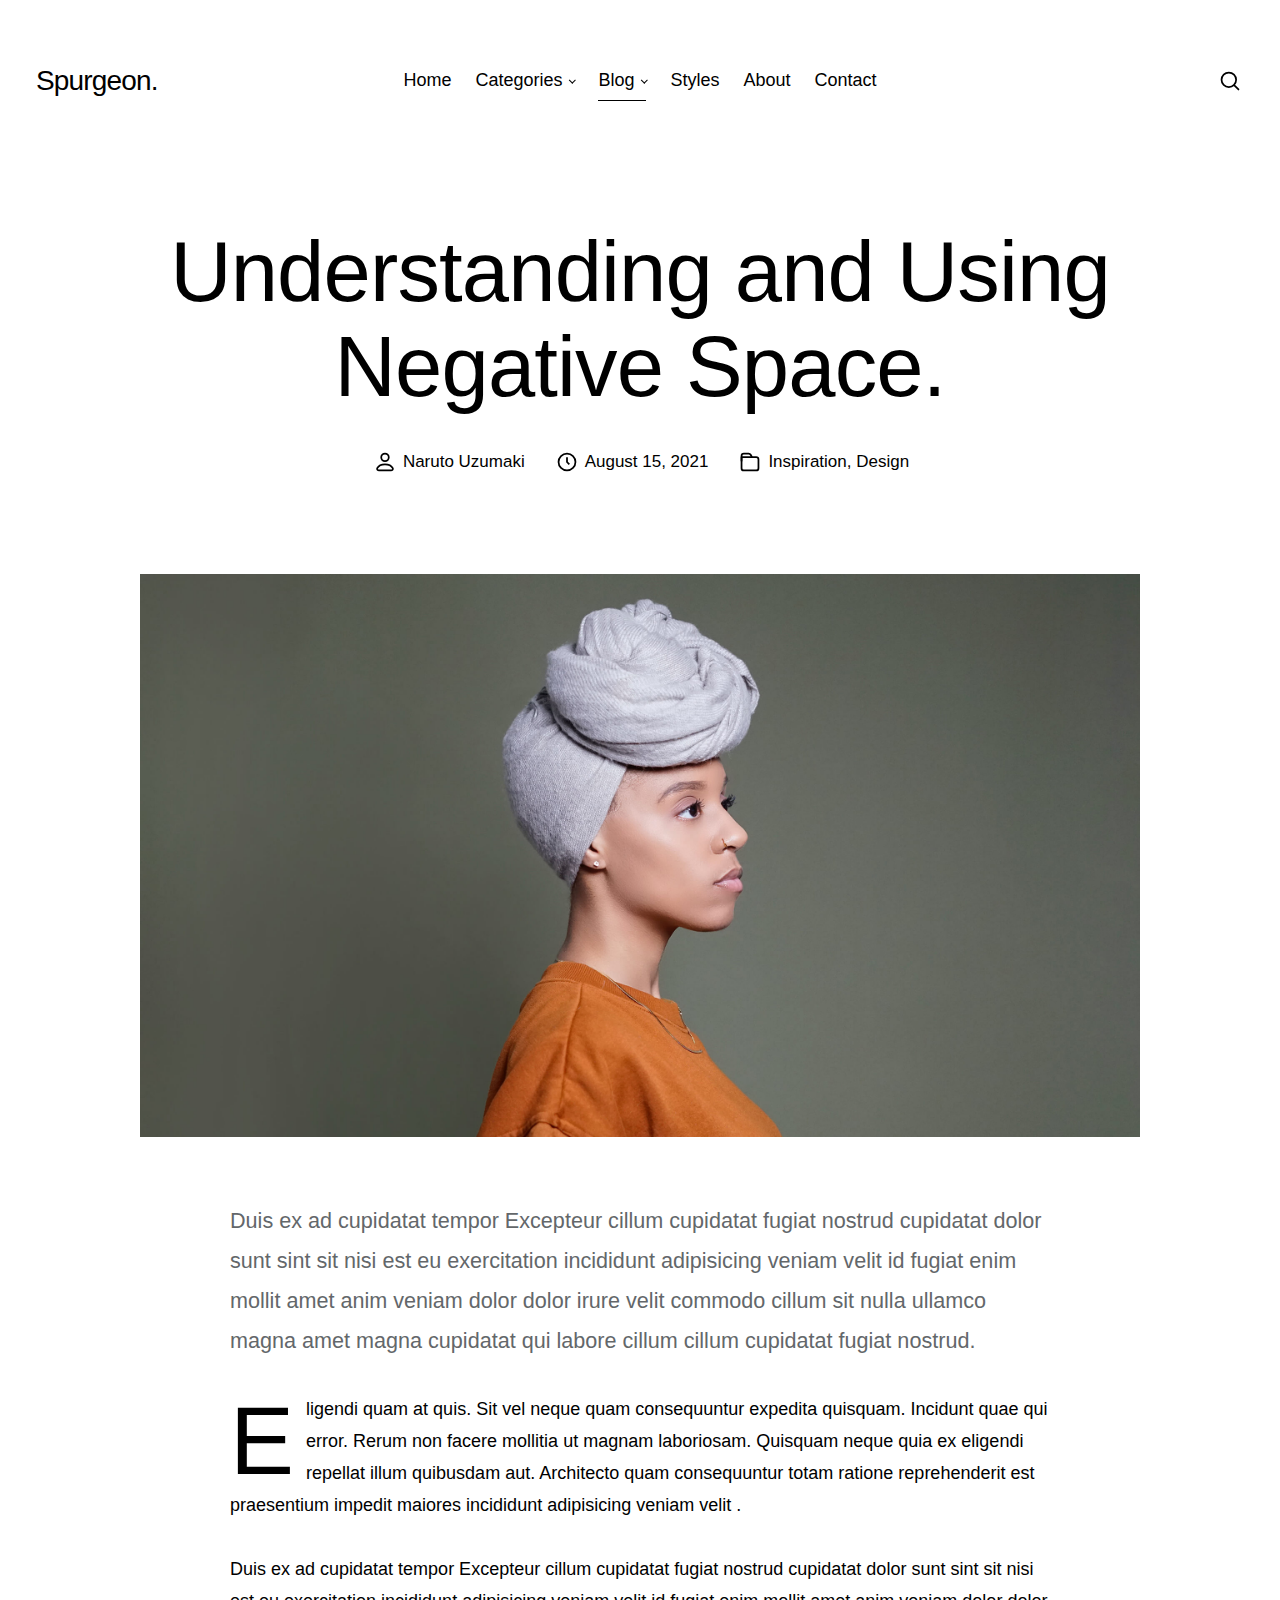
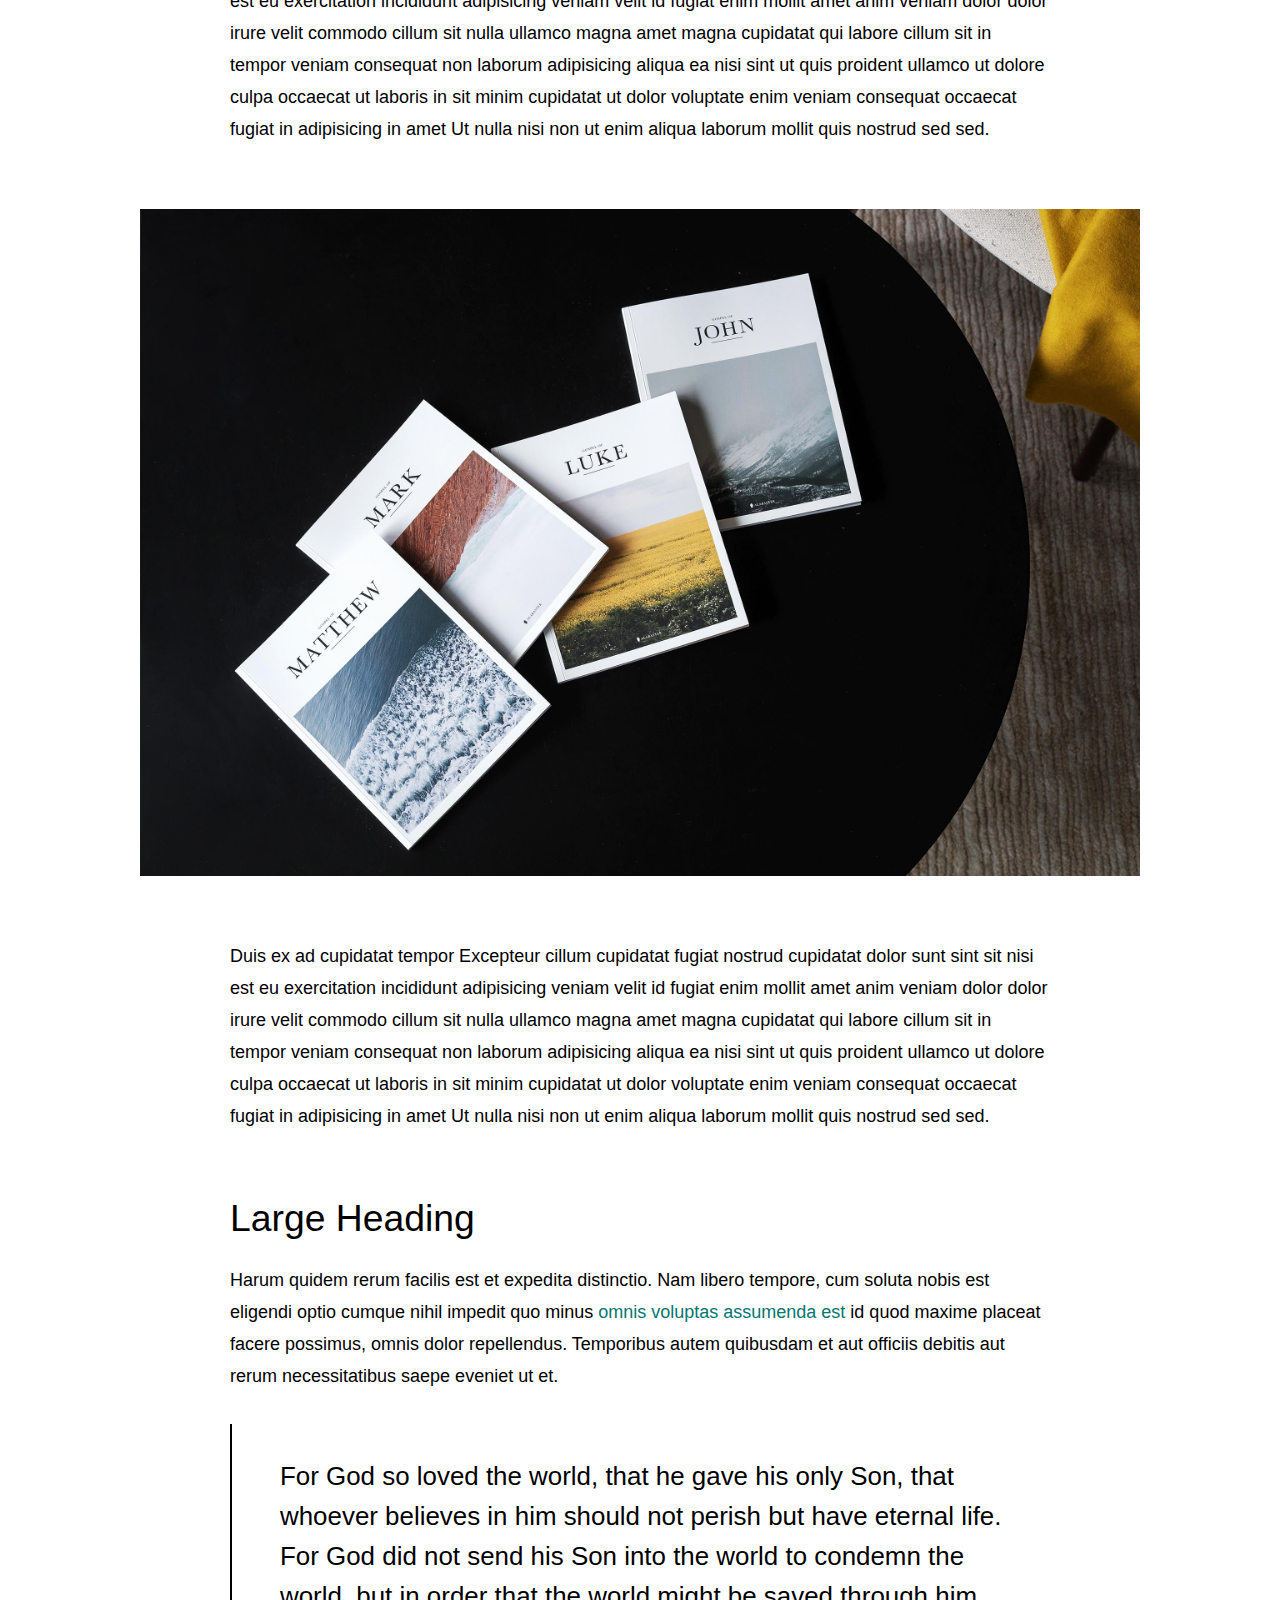
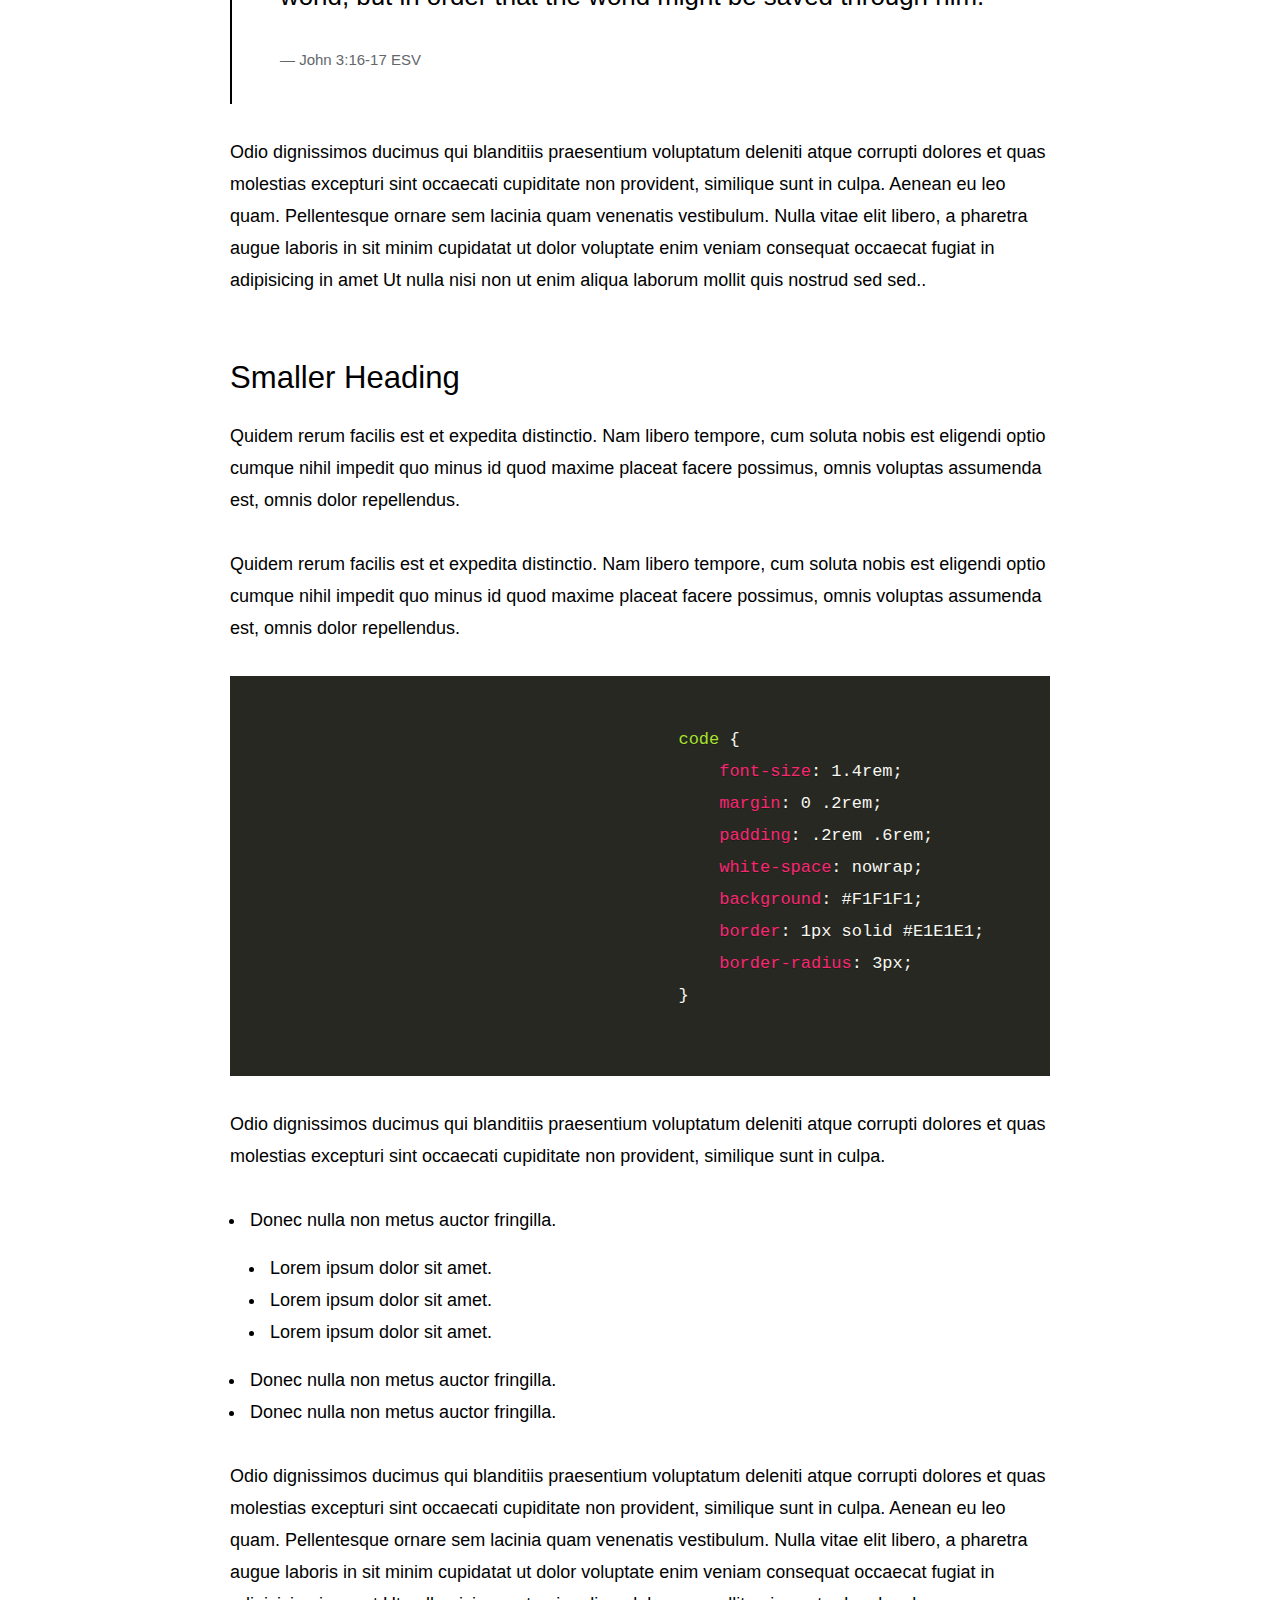
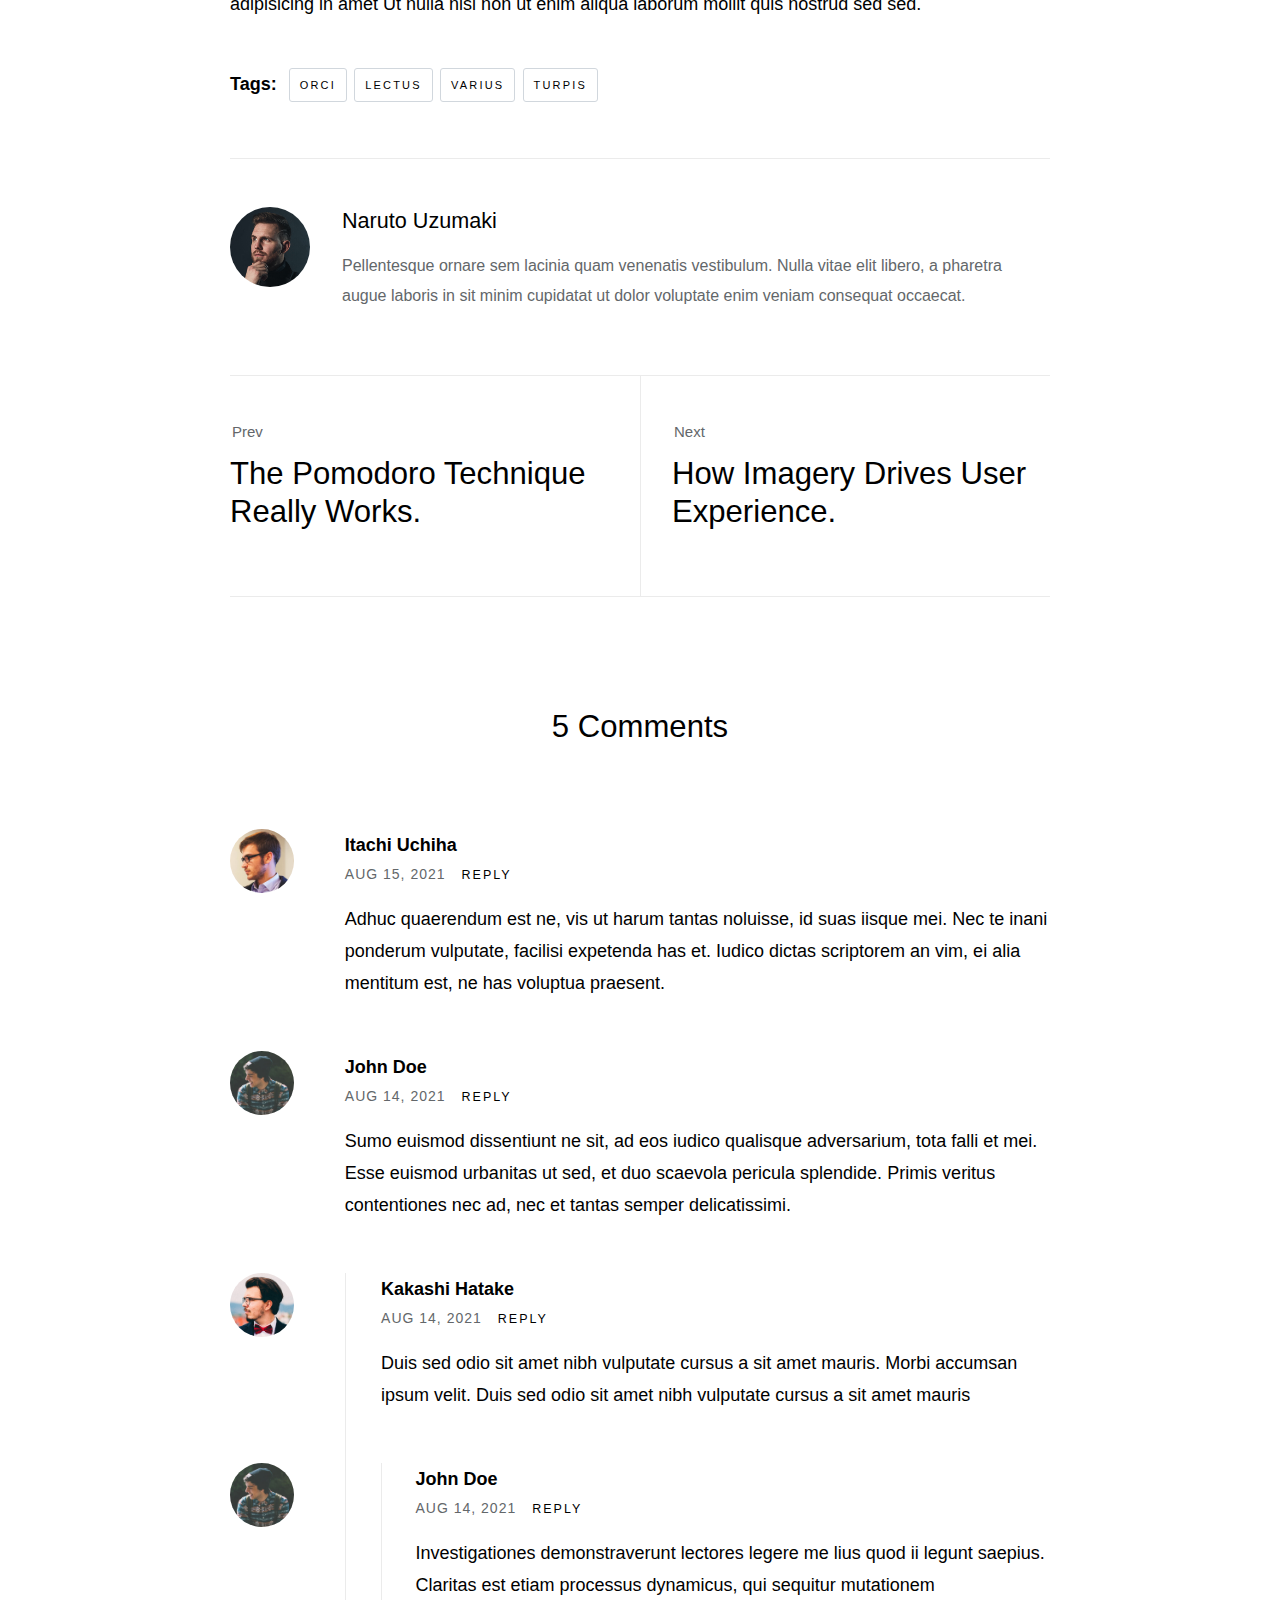
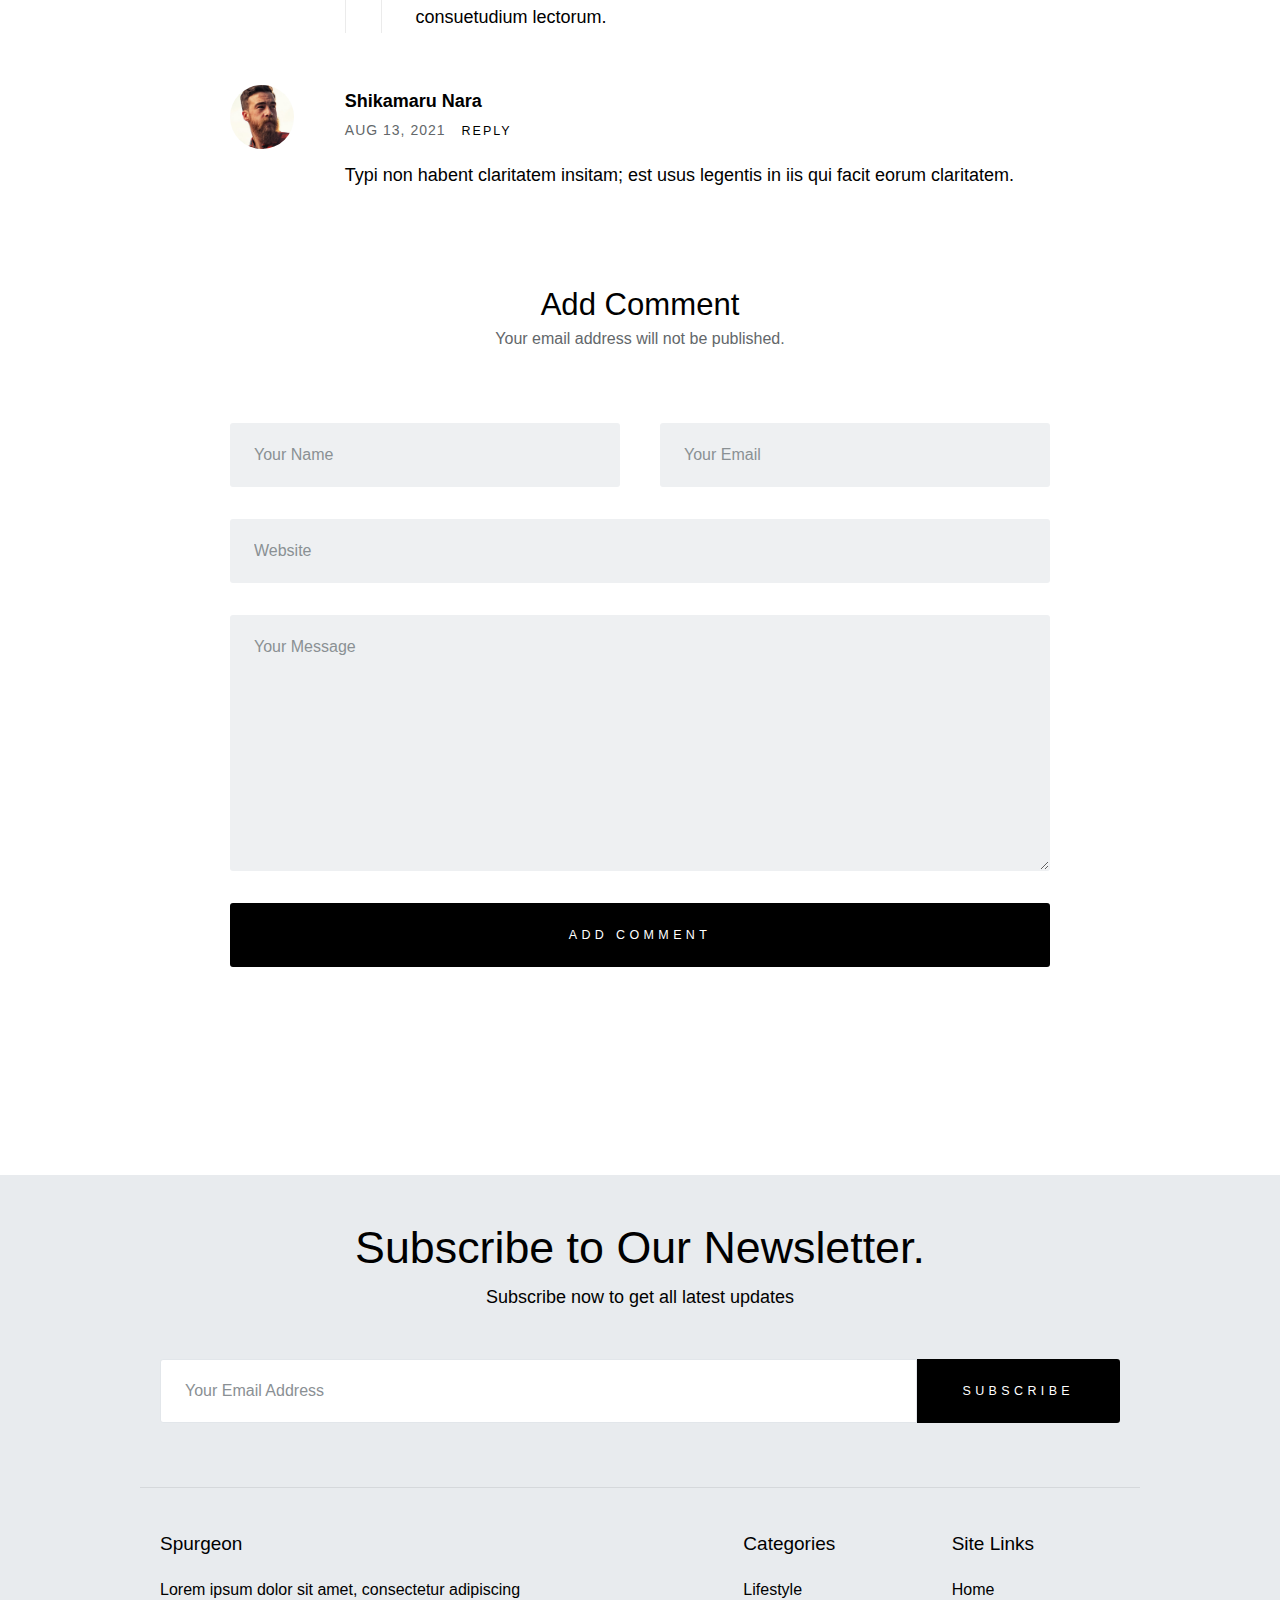
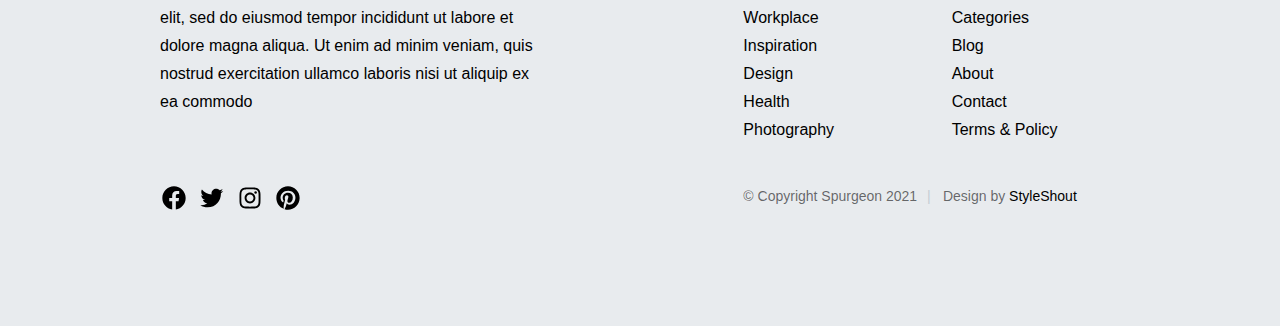
<file: single-standard.html>
<!DOCTYPE html>
<html lang="en" class="no-js" >
<head>

    <!--- basic page needs
    ================================================== -->
    <meta charset="utf-8">
    <meta name="viewport" content="width=device-width, initial-scale=1">
    <title>Standard Post - Spurgeon</title>

    <script>
        document.documentElement.classList.remove('no-js');
        document.documentElement.classList.add('js');
    </script>

    <!-- CSS
    ================================================== -->
    <link rel="stylesheet" href="css/vendor.css">
    <link rel="stylesheet" href="css/styles.css">

    <!-- favicons
    ================================================== -->
    <link rel="apple-touch-icon" sizes="180x180" href="apple-touch-icon.png">
    <link rel="icon" type="image/png" sizes="32x32" href="favicon-32x32.png">
    <link rel="icon" type="image/png" sizes="16x16" href="favicon-16x16.png">
    <link rel="manifest" href="site.webmanifest">

</head>

<body id="top">


    <!-- preloader
    ================================================== -->
    <div id="preloader">
        <div id="loader" class="dots-fade">
            <div></div>
            <div></div>
            <div></div>
        </div>
    </div>


    <!-- page wrap
    ================================================== -->
    <div id="page" class="s-pagewrap">


        <!-- # site header 
        ================================================== -->
        <header id="masthead" class="s-header">

            <div class="s-header__branding">
                <p class="site-title">
                    <a href="index.html" rel="home">Spurgeon.</a>
                </p>
            </div>

            <div class="row s-header__navigation">

                <nav class="s-header__nav-wrap">
    
                    <h3 class="s-header__nav-heading">Navigate to</h3>
    
                    <ul class="s-header__nav">
                        <li><a href="index.html" title="">Home</a></li>
                        <li class="has-children">
                            <a href="#0" title="" class="">Categories</a>
                            <ul class="sub-menu">
                                <li><a href="category.html">Design</a></li>
                                <li><a href="category.html">Lifestyle</a></li>
                                <li><a href="category.html">Inspiration</a></li>
                                <li><a href="category.html">Work</a></li>
                                <li><a href="category.html">Health</a></li>
                                <li><a href="category.html">Photography</a></li>
                            </ul>
                        </li>
                        <li class="current-menu-item has-children">
                            <a href="#0" title="" class="">Blog</a>
                            <ul class="sub-menu">
                                <li><a href="single-standard.html">Standard Post</a></li>
                                <li><a href="single-video.html">Video Post</a></li>
                                <li><a href="single-audio.html">Audio Post</a></li>
                            </ul>
                        </li>
                        <li><a href="styles.html" title="">Styles</a></li>
                        <li><a href="about.html" title="">About</a></li>
                        <li><a href="contact.html" title="">Contact</a></li>
                    </ul> <!-- end s-header__nav -->

                </nav> <!-- end s-header__nav-wrap -->
    
            </div> <!-- end s-header__navigation -->

            <div class="s-header__search">

                <div class="s-header__search-inner">
                    <div class="row">
    
                        <form role="search" method="get" class="s-header__search-form" action="#">
                            <label>
                                <span class="u-screen-reader-text">Search for:</span>
                                <input type="search" class="s-header__search-field" placeholder="Search for..." value="" name="s" title="Search for:" autocomplete="off">
                            </label>
                            <input type="submit" class="s-header__search-submit" value="Search"> 
                        </form>
    
                        <a href="#0" title="Close Search" class="s-header__search-close">Close</a>
    
                    </div> <!-- end row -->
                </div> <!-- s-header__search-inner -->
    
            </div> <!-- end s-header__search -->

            <a class="s-header__menu-toggle" href="#0"><span>Menu</span></a>
            <a class="s-header__search-trigger" href="#">
                <svg width="24" height="24" fill="none" viewBox="0 0 24 24">
                    <path stroke="currentColor" stroke-linecap="round" stroke-linejoin="round" stroke-width="1.5" d="M19.25 19.25L15.5 15.5M4.75 11C4.75 7.54822 7.54822 4.75 11 4.75C14.4518 4.75 17.25 7.54822 17.25 11C17.25 14.4518 14.4518 17.25 11 17.25C7.54822 17.25 4.75 14.4518 4.75 11Z"></path>
                </svg>
            </a>

        </header> <!-- end s-header -->


        <!-- # site-content
        ================================================== -->
        <div id="content" class="s-content s-content--blog">

                <div class="row entry-wrap">
                    <div class="column lg-12">

                        <article class="entry format-standard">

                            <header class="entry__header">
    
                                <h1 class="entry__title">
                                    Understanding and Using Negative Space.
                                </h1>

                                <div class="entry__meta">
                                    <div class="entry__meta-author">
                                        <svg width="24" height="24" fill="none" viewBox="0 0 24 24">
                                            <circle cx="12" cy="8" r="3.25" stroke="currentColor" stroke-linecap="round" stroke-linejoin="round" stroke-width="1.5"></circle>
                                            <path stroke="currentColor" stroke-linecap="round" stroke-linejoin="round" stroke-width="1.5" d="M6.8475 19.25H17.1525C18.2944 19.25 19.174 18.2681 18.6408 17.2584C17.8563 15.7731 16.068 14 12 14C7.93201 14 6.14367 15.7731 5.35924 17.2584C4.82597 18.2681 5.70558 19.25 6.8475 19.25Z"></path>
                                        </svg>
                                        <a href="#">Naruto Uzumaki</a> 
                                    </div>
                                    <div class="entry__meta-date">
                                        <svg width="24" height="24" fill="none" viewBox="0 0 24 24">
                                            <circle cx="12" cy="12" r="7.25" stroke="currentColor" stroke-width="1.5"></circle>
                                            <path stroke="currentColor" stroke-width="1.5" d="M12 8V12L14 14"></path>
                                        </svg>
                                        August 15, 2021 
                                    </div>
                                    <div class="entry__meta-cat">
                                        <svg width="24" height="24" fill="none" viewBox="0 0 24 24">
                                            <path stroke="currentColor" stroke-linecap="round" stroke-linejoin="round" stroke-width="1.5" d="M19.25 17.25V9.75C19.25 8.64543 18.3546 7.75 17.25 7.75H4.75V17.25C4.75 18.3546 5.64543 19.25 6.75 19.25H17.25C18.3546 19.25 19.25 18.3546 19.25 17.25Z"></path>
                                            <path stroke="currentColor" stroke-linecap="round" stroke-linejoin="round" stroke-width="1.5" d="M13.5 7.5L12.5685 5.7923C12.2181 5.14977 11.5446 4.75 10.8127 4.75H6.75C5.64543 4.75 4.75 5.64543 4.75 6.75V11"></path>
                                        </svg>
                                          
                                        <span class="cat-links">
                                            <a href="#0">Inspiration</a>
                                            <a href="#0">Design</a>
                                        </span>
                                    </div>
                                </div>
                            </header>

                            <div class="entry__media">
                                <figure class="featured-image">
                                    <img src="images/thumbs/single/standard-1200.jpg" 
                                      srcset="images/thumbs/single/standard-2400.jpg 2400w, 
                                              images/thumbs/single/standard-1200.jpg 1200w, 
                                              images/thumbs/single/standard-600.jpg 600w" sizes="(max-width: 2400px) 100vw, 2400px" alt="">
                                </figure>
                            </div>

                            <div class="content-primary">

                                <div class="entry__content">
                                    <p class="lead">
                                    Duis ex ad cupidatat tempor Excepteur cillum cupidatat fugiat nostrud cupidatat dolor 
                                    sunt sint sit nisi est eu exercitation incididunt adipisicing veniam velit id fugiat 
                                    enim mollit amet anim veniam dolor dolor irure velit commodo cillum sit nulla ullamco 
                                    magna amet magna cupidatat qui labore cillum cillum cupidatat fugiat nostrud. </p> 

                                    <p class="drop-cap">
                                    Eligendi quam at quis. Sit vel neque quam consequuntur expedita quisquam. Incidunt quae 
                                    qui error. Rerum non facere mollitia ut magnam laboriosam. Quisquam neque quia ex eligendi 
                                    repellat illum quibusdam aut. Architecto quam consequuntur totam ratione reprehenderit est 
                                    praesentium impedit maiores incididunt adipisicing veniam velit .
                                    </p>
            
                                    <p>
                                    Duis ex ad cupidatat tempor Excepteur cillum cupidatat fugiat nostrud cupidatat dolor 
                                    sunt sint sit nisi est eu exercitation incididunt adipisicing veniam velit id fugiat 
                                    enim mollit amet anim veniam dolor dolor irure velit commodo cillum sit nulla ullamco 
                                    magna amet magna cupidatat qui labore cillum sit in tempor veniam consequat non laborum 
                                    adipisicing aliqua ea nisi sint ut quis proident ullamco ut dolore culpa occaecat ut 
                                    laboris in sit minim cupidatat ut dolor voluptate enim veniam consequat occaecat fugiat 
                                    in adipisicing in amet Ut nulla nisi non ut enim aliqua laborum mollit quis nostrud sed sed.
                                    </p>
                
                                    <figure class="alignwide">
                                        <img src="images/sample-1200.jpg" 
                                          srcset="images/sample-2400.jpg 2400w, 
                                                  images/sample-1200.jpg 1200w, 
                                                  images/sample-600.jpg 600w" sizes="(max-width: 2400px) 100vw, 2400px" alt="">
                                    </figure>
            
                                    <p>
                                    Duis ex ad cupidatat tempor Excepteur cillum cupidatat fugiat nostrud cupidatat dolor 
                                    sunt sint sit nisi est eu exercitation incididunt adipisicing veniam velit id fugiat 
                                    enim mollit amet anim veniam dolor dolor irure velit commodo cillum sit nulla ullamco 
                                    magna amet magna cupidatat qui labore cillum sit in tempor veniam consequat non laborum 
                                    adipisicing aliqua ea nisi sint ut quis proident ullamco ut dolore culpa occaecat ut 
                                    laboris in sit minim cupidatat ut dolor voluptate enim veniam consequat occaecat fugiat 
                                    in adipisicing in amet Ut nulla nisi non ut enim aliqua laborum mollit quis nostrud sed sed.
                                    </p>
            
                                    <h2>Large Heading</h2>
            
                                    <p>
                                    Harum quidem rerum facilis est et expedita distinctio. Nam libero tempore, cum soluta 
                                    nobis est eligendi optio cumque nihil impedit quo minus <a href="http://#">omnis voluptas assumenda est</a> 
                                    id quod maxime placeat facere possimus, omnis dolor repellendus. Temporibus autem quibusdam et 
                                    aut officiis debitis aut rerum necessitatibus saepe eveniet ut et.</p>
            
                                    <blockquote>
                                        <p>
                                        For God so loved the world, that he gave his only Son, that whoever believes in 
                                        him should not perish but have eternal life. For God did not send his Son into 
                                        the world to condemn the world, but in order that the world might be 
                                        saved through him.
                                        </p>
                                        <cite>John 3:16-17 ESV</cite>
                                    </blockquote>
            
                                    <p>
                                    Odio dignissimos ducimus qui blanditiis praesentium voluptatum deleniti atque corrupti dolores 
                                    et quas molestias excepturi sint occaecati cupiditate non provident, similique sunt in culpa. 
                                    Aenean eu leo quam. Pellentesque ornare sem lacinia quam venenatis vestibulum. Nulla vitae elit 
                                    libero, a pharetra augue laboris in sit minim cupidatat ut dolor voluptate enim veniam consequat 
                                    occaecat fugiat in adipisicing in amet Ut nulla nisi non ut enim aliqua laborum mollit quis nostrud sed sed..</p>
            
                                    <h3>Smaller Heading</h3>
            
                                    <p>
                                    Quidem rerum facilis est et expedita distinctio. Nam libero tempore, cum soluta nobis est 
                                    eligendi optio cumque nihil impedit quo minus id quod maxime placeat facere possimus, omnis voluptas 
                                    assumenda est, omnis dolor repellendus.
                                    </p>
            
                                    <p>
                                    Quidem rerum facilis est et expedita distinctio. Nam libero tempore, cum soluta nobis est 
                                    eligendi optio cumque nihil impedit quo minus id quod maxime placeat facere possimus, omnis voluptas 
                                    assumenda est, omnis dolor repellendus.
                                    </p>
                                        
                                        <pre><code class="language-css">
                                            code {
                                                font-size: 1.4rem;
                                                margin: 0 .2rem;
                                                padding: .2rem .6rem;
                                                white-space: nowrap;
                                                background: #F1F1F1;
                                                border: 1px solid #E1E1E1;	
                                                border-radius: 3px;
                                            }
                                        </code></pre>
                                            
                                    <p>
                                    Odio dignissimos ducimus qui blanditiis praesentium voluptatum deleniti atque corrupti dolores et 
                                    quas molestias excepturi sint occaecati cupiditate non provident, similique sunt in culpa.</p>
            
                                    <ul>
                                        <li>Donec nulla non metus auctor fringilla.
                                            <ul>
                                                <li>Lorem ipsum dolor sit amet.</li>
                                                <li>Lorem ipsum dolor sit amet.</li>
                                                <li>Lorem ipsum dolor sit amet.</li>
                                            </ul>
                                        </li>
                                        <li>Donec nulla non metus auctor fringilla.</li>
                                        <li>Donec nulla non metus auctor fringilla.</li>
                                    </ul>
            
                                    <p>
                                    Odio dignissimos ducimus qui blanditiis praesentium voluptatum deleniti atque corrupti dolores et quas 
                                    molestias excepturi sint occaecati cupiditate non provident, similique sunt in culpa. Aenean eu leo quam. 
                                    Pellentesque ornare sem lacinia quam venenatis vestibulum. Nulla vitae elit libero, a pharetra augue 
                                    laboris in sit minim cupidatat ut dolor voluptate enim veniam consequat occaecat fugiat in adipisicing 
                                    in amet Ut nulla nisi non ut enim aliqua laborum mollit quis nostrud sed sed.
                                    </p>

                                    <p class="entry__tags">
                                        <strong>Tags:</strong>
                    
                                        <span class="entry__tag-list">
                                            <a href="#0">orci</a>
                                            <a href="#0">lectus</a>
                                            <a href="#0">varius</a>
                                            <a href="#0">turpis</a>
                                        </span>
                        
                                    </p>
    
                                    <div class="entry__author-box">
                                        <figure class="entry__author-avatar">
                                            <img alt="" src="images/avatars/user-06.jpg" class="avatar">
                                        </figure>
                                        <div class="entry__author-info">
                                            <h5 class="entry__author-name">
                                                <a href="#0">
                                                    Naruto Uzumaki
                                                </a>
                                            </h5>
                                            <p>
                                            Pellentesque ornare sem lacinia quam venenatis vestibulum. Nulla vitae elit libero, 
                                            a pharetra augue laboris in sit minim cupidatat ut dolor voluptate enim veniam 
                                            consequat occaecat.
                                            </p>
                                        </div>
                                    </div>

                                </div> <!-- end entry-content -->

                                <div class="post-nav">
                                    <div class="post-nav__prev">
                                        <a href="single-standard.html" rel="prev">
                                            <span>Prev</span>
                                            The Pomodoro Technique Really Works. 
                                        </a>
                                    </div>
                                    <div class="post-nav__next">
                                        <a href="single-standard.html" rel="next">
                                            <span>Next</span>
                                            How Imagery Drives User Experience.
                                        </a>
                                    </div>
                                </div>

                            </div> <!-- end content-primary -->

                        </article> <!-- end entry -->

                        <!-- comments -->
                        <div class="comments-wrap">

                            <div id="comments">
                                <div class="large-12">

                                    <h3>5 Comments</h3>

                                    <!-- START commentlist -->
                                    <ol class="commentlist">

                                        <li class="depth-1 comment">

                                            <div class="comment__avatar">
                                                <img class="avatar" src="images/avatars/user-01.jpg" alt="" width="50" height="50">
                                            </div>

                                            <div class="comment__content">

                                                <div class="comment__info">
                                                    <div class="comment__author">Itachi Uchiha</div>

                                                    <div class="comment__meta">
                                                        <div class="comment__time">Aug 15, 2021</div>
                                                        <div class="comment__reply">
                                                            <a class="comment-reply-link" href="#0">Reply</a>
                                                        </div>
                                                    </div>
                                                </div>

                                                <div class="comment__text">
                                                <p>Adhuc quaerendum est ne, vis ut harum tantas noluisse, id suas iisque mei. Nec te inani ponderum vulputate,
                                                facilisi expetenda has et. Iudico dictas scriptorem an vim, ei alia mentitum est, ne has voluptua praesent.</p>
                                                </div>

                                            </div>

                                        </li> <!-- end comment level 1 -->

                                        <li class="thread-alt depth-1 comment">

                                            <div class="comment__avatar">
                                                <img class="avatar" src="images/avatars/user-04.jpg" alt="" width="50" height="50">
                                            </div>

                                            <div class="comment__content">

                                                <div class="comment__info">
                                                    <div class="comment__author">John Doe</div>

                                                    <div class="comment__meta">
                                                        <div class="comment__time">Aug 14, 2021</div>
                                                        <div class="comment__reply">
                                                            <a class="comment-reply-link" href="#0">Reply</a>
                                                        </div>
                                                    </div>
                                                </div>

                                                <div class="comment__text">
                                                <p>Sumo euismod dissentiunt ne sit, ad eos iudico qualisque adversarium, tota falli et mei. Esse euismod
                                                urbanitas ut sed, et duo scaevola pericula splendide. Primis veritus contentiones nec ad, nec et
                                                tantas semper delicatissimi.</p>
                                                </div>

                                            </div>

                                            <ul class="children">

                                                <li class="depth-2 comment">

                                                    <div class="comment__avatar">
                                                        <img class="avatar" src="images/avatars/user-03.jpg" alt="" width="50" height="50">
                                                    </div>

                                                    <div class="comment__content">

                                                        <div class="comment__info">
                                                            <div class="comment__author">Kakashi Hatake</div>

                                                            <div class="comment__meta">
                                                                <div class="comment__time">Aug 14, 2021</div>
                                                                <div class="comment__reply">
                                                                    <a class="comment-reply-link" href="#0">Reply</a>
                                                                </div>
                                                            </div>
                                                        </div>

                                                        <div class="comment__text">
                                                            <p>Duis sed odio sit amet nibh vulputate
                                                            cursus a sit amet mauris. Morbi accumsan ipsum velit. Duis sed odio sit amet nibh vulputate
                                                            cursus a sit amet mauris</p>
                                                        </div>

                                                    </div>

                                                    <ul class="children">

                                                        <li class="depth-3 comment">

                                                            <div class="comment__avatar">
                                                                <img class="avatar" src="images/avatars/user-04.jpg" alt="" width="50" height="50">
                                                            </div>

                                                            <div class="comment__content">

                                                                <div class="comment__info">
                                                                    <div class="comment__author">John Doe</div>

                                                                    <div class="comment__meta">
                                                                        <div class="comment__time">Aug 14, 2021</div>
                                                                        <div class="comment__reply">
                                                                            <a class="comment-reply-link" href="#0">Reply</a>
                                                                        </div>
                                                                    </div>
                                                                </div>

                                                                <div class="comment__text">
                                                                <p>Investigationes demonstraverunt lectores legere me lius quod ii legunt saepius. Claritas est
                                                                etiam processus dynamicus, qui sequitur mutationem consuetudium lectorum.</p>
                                                                </div>

                                                            </div>

                                                        </li>

                                                    </ul>

                                                </li>

                                            </ul>

                                        </li> <!-- end comment level 1 -->

                                        <li class="depth-1 comment">

                                            <div class="comment__avatar">
                                                <img class="avatar" src="images/avatars/user-02.jpg" alt="" width="50" height="50">
                                            </div>

                                            <div class="comment__content">

                                                <div class="comment__info">
                                                    <div class="comment__author">Shikamaru Nara</div>

                                                    <div class="comment__meta">
                                                        <div class="comment__time">Aug 13, 2021</div>
                                                        <div class="comment__reply">
                                                            <a class="comment-reply-link" href="#0">Reply</a>
                                                        </div>
                                                    </div>
                                                </div>

                                                <div class="comment__text">
                                                <p>Typi non habent claritatem insitam; est usus legentis in iis qui facit eorum claritatem.</p>
                                                </div>

                                            </div>

                                        </li>  <!-- end comment level 1 -->

                                    </ol>
                                    <!-- END commentlist -->

                                </div> <!-- end col-full -->
                            </div> <!-- end comments -->


                            <div class="comment-respond">

                                <!-- START respond -->
                                <div id="respond">

                                    <h3>
                                    Add Comment 
                                    <span>Your email address will not be published.</span>
                                    </h3>

                                    <form name="contactForm" id="contactForm" method="post" action="" autocomplete="off">
                                        <fieldset class="row">

                                            <div class="column lg-6 tab-12 form-field">
                                                <input name="cName" id="cName" class="u-fullwidth h-remove-bottom" placeholder="Your Name" value="" type="text">
                                            </div>

                                            <div class="column lg-6 tab-12 form-field">
                                                <input name="cEmail" id="cEmail" class="u-fullwidth h-remove-bottom" placeholder="Your Email" value="" type="text">
                                            </div>

                                            <div class="column lg-12 form-field">
                                                <input name="cWebsite" id="cWebsite" class="u-fullwidth h-remove-bottom" placeholder="Website" value="" type="text">
                                            </div>

                                            <div class="column lg-12 message form-field">
                                                <textarea name="cMessage" id="cMessage" class="u-fullwidth" placeholder="Your Message"></textarea>
                                            </div>

                                            <div class="column lg-12">
                                                <input name="submit" id="submit" class="btn btn--primary btn-wide btn--large u-fullwidth" value="Add Comment" type="submit">
                                            </div>

                                        </fieldset>
                                    </form> <!-- end form -->

                                </div>
                                <!-- END respond-->

                            </div> <!-- end comment-respond -->

                        </div> <!-- end comments-wrap -->

                    </div>
                </div> <!-- end entry-wrap -->




                
        </section> <!-- end s-content -->


        <!-- # site-footer
        ================================================== -->
        <footer id="colophon" class="s-footer">

            <div class="row s-footer__subscribe">
                <div class="column lg-12">

                    <h2>
                    Subscribe to Our Newsletter.
                    </h2>
                    <p>
                    Subscribe now to get all latest updates
                    </p>

                    <form id="mc-form" class="mc-form">
                        <input type="email" name="EMAIL" id="mce-EMAIL" class="u-fullwidth text-center" placeholder="Your Email Address" title="The domain portion of the email address is invalid (the portion after the @)." pattern="^([^\x00-\x20\x22\x28\x29\x2c\x2e\x3a-\x3c\x3e\x40\x5b-\x5d\x7f-\xff]+|\x22([^\x0d\x22\x5c\x80-\xff]|\x5c[\x00-\x7f])*\x22)(\x2e([^\x00-\x20\x22\x28\x29\x2c\x2e\x3a-\x3c\x3e\x40\x5b-\x5d\x7f-\xff]+|\x22([^\x0d\x22\x5c\x80-\xff]|\x5c[\x00-\x7f])*\x22))*\x40([^\x00-\x20\x22\x28\x29\x2c\x2e\x3a-\x3c\x3e\x40\x5b-\x5d\x7f-\xff]+|\x5b([^\x0d\x5b-\x5d\x80-\xff]|\x5c[\x00-\x7f])*\x5d)(\x2e([^\x00-\x20\x22\x28\x29\x2c\x2e\x3a-\x3c\x3e\x40\x5b-\x5d\x7f-\xff]+|\x5b([^\x0d\x5b-\x5d\x80-\xff]|\x5c[\x00-\x7f])*\x5d))*(\.\w{2,})+$" required>
                        <input type="submit" name="subscribe" value="Subscribe" class="btn--small btn--primary u-fullwidth">
                        <!-- <div style="position: absolute; left: -5000px;" aria-hidden="true"><input type="text" name="b_cdb7b577e41181934ed6a6a44_9a91cfe7b3" tabindex="-1" value=""></div> -->
                        <div class="mc-status"></div>
                    </form>

                </div>
            </div> <!-- end s-footer__subscribe -->

            <div class="row s-footer__main">

                <div class="column lg-5 md-6 tab-12 s-footer__about">
                    <h4>Spurgeon</h4>

                    <p>
                    Lorem ipsum dolor sit amet, consectetur 
                    adipiscing elit, sed do eiusmod tempor 
                    incididunt ut labore et dolore magna aliqua. 
                    Ut enim ad minim veniam, quis nostrud exercitation 
                    ullamco laboris nisi ut aliquip ex ea commodo 
                    </p>
                </div> <!-- end s-footer__about -->

                <div class="column lg-5 md-6 tab-12">
                    <div class="row">
                        <div class="column lg-6">
                            <h4>Categories</h4>
                            <ul class="link-list">
                                <li><a href="category.html">Lifestyle</a></li>
                                <li><a href="category.html">Workplace</a></li>
                                <li><a href="category.html">Inspiration</a></li>
                                <li><a href="category.html">Design</a></li>
                                <li><a href="category.html">Health</a></li>
                                <li><a href="category.html">Photography</a></li>
                            </ul>
                        </div>
                        <div class="column lg-6">
                            <h4>Site Links</h4>
                            <ul class="link-list">
                                <li><a href="index.html">Home</a></li>
                                <li><a href="category.html">Categories</a></li>
                                <li><a href="category.html">Blog</a></li>
                                <li><a href="about.html">About</a></li>
                                <li><a href="about.html">Contact</a></li>
                                <li><a href="#0">Terms & Policy</a></li>
                            </ul>
                        </div>
                    </div>
                </div>

            </div> <!-- end s-footer__main -->

            <div class="row s-footer__bottom">

                <div class="column lg-7 md-6 tab-12">
                    <ul class="s-footer__social">
                        <li>
                            <a href="#0">
                                <svg xmlns="http://www.w3.org/2000/svg" width="24" height="24" viewBox="0 0 24 24" style="fill: rgba(0, 0, 0, 1);transform: ;msFilter:;"><path d="M12.001 2.002c-5.522 0-9.999 4.477-9.999 9.999 0 4.99 3.656 9.126 8.437 9.879v-6.988h-2.54v-2.891h2.54V9.798c0-2.508 1.493-3.891 3.776-3.891 1.094 0 2.24.195 2.24.195v2.459h-1.264c-1.24 0-1.628.772-1.628 1.563v1.875h2.771l-.443 2.891h-2.328v6.988C18.344 21.129 22 16.992 22 12.001c0-5.522-4.477-9.999-9.999-9.999z"></path></svg>
                                <span class="u-screen-reader-text">Facebook</span>
                            </a>
                        </li>
                        <li>
                            <a href="#0">
                                <svg xmlns="http://www.w3.org/2000/svg" width="24" height="24" viewBox="0 0 24 24" style="fill:rgba(0, 0, 0, 1);transform:;-ms-filter:"><path d="M19.633,7.997c0.013,0.175,0.013,0.349,0.013,0.523c0,5.325-4.053,11.461-11.46,11.461c-2.282,0-4.402-0.661-6.186-1.809 c0.324,0.037,0.636,0.05,0.973,0.05c1.883,0,3.616-0.636,5.001-1.721c-1.771-0.037-3.255-1.197-3.767-2.793 c0.249,0.037,0.499,0.062,0.761,0.062c0.361,0,0.724-0.05,1.061-0.137c-1.847-0.374-3.23-1.995-3.23-3.953v-0.05 c0.537,0.299,1.16,0.486,1.82,0.511C3.534,9.419,2.823,8.184,2.823,6.787c0-0.748,0.199-1.434,0.548-2.032 c1.983,2.443,4.964,4.04,8.306,4.215c-0.062-0.3-0.1-0.611-0.1-0.923c0-2.22,1.796-4.028,4.028-4.028 c1.16,0,2.207,0.486,2.943,1.272c0.91-0.175,1.782-0.512,2.556-0.973c-0.299,0.935-0.936,1.721-1.771,2.22 c0.811-0.088,1.597-0.312,2.319-0.624C21.104,6.712,20.419,7.423,19.633,7.997z"></path></svg>
                                <span class="u-screen-reader-text">Twitter</span>
                            </a>
                        </li>
                        <li>
                            <a href="#0">
                                <svg xmlns="http://www.w3.org/2000/svg" width="24" height="24" viewBox="0 0 24 24" style="fill:rgba(0, 0, 0, 1);transform:;-ms-filter:"><path d="M11.999,7.377c-2.554,0-4.623,2.07-4.623,4.623c0,2.554,2.069,4.624,4.623,4.624c2.552,0,4.623-2.07,4.623-4.624 C16.622,9.447,14.551,7.377,11.999,7.377L11.999,7.377z M11.999,15.004c-1.659,0-3.004-1.345-3.004-3.003 c0-1.659,1.345-3.003,3.004-3.003s3.002,1.344,3.002,3.003C15.001,13.659,13.658,15.004,11.999,15.004L11.999,15.004z"></path><circle cx="16.806" cy="7.207" r="1.078"></circle><path d="M20.533,6.111c-0.469-1.209-1.424-2.165-2.633-2.632c-0.699-0.263-1.438-0.404-2.186-0.42 c-0.963-0.042-1.268-0.054-3.71-0.054s-2.755,0-3.71,0.054C7.548,3.074,6.809,3.215,6.11,3.479C4.9,3.946,3.945,4.902,3.477,6.111 c-0.263,0.7-0.404,1.438-0.419,2.186c-0.043,0.962-0.056,1.267-0.056,3.71c0,2.442,0,2.753,0.056,3.71 c0.015,0.748,0.156,1.486,0.419,2.187c0.469,1.208,1.424,2.164,2.634,2.632c0.696,0.272,1.435,0.426,2.185,0.45 c0.963,0.042,1.268,0.055,3.71,0.055s2.755,0,3.71-0.055c0.747-0.015,1.486-0.157,2.186-0.419c1.209-0.469,2.164-1.424,2.633-2.633 c0.263-0.7,0.404-1.438,0.419-2.186c0.043-0.962,0.056-1.267,0.056-3.71s0-2.753-0.056-3.71C20.941,7.57,20.801,6.819,20.533,6.111z M19.315,15.643c-0.007,0.576-0.111,1.147-0.311,1.688c-0.305,0.787-0.926,1.409-1.712,1.711c-0.535,0.199-1.099,0.303-1.67,0.311 c-0.95,0.044-1.218,0.055-3.654,0.055c-2.438,0-2.687,0-3.655-0.055c-0.569-0.007-1.135-0.112-1.669-0.311 c-0.789-0.301-1.414-0.923-1.719-1.711c-0.196-0.534-0.302-1.099-0.311-1.669c-0.043-0.95-0.053-1.218-0.053-3.654 c0-2.437,0-2.686,0.053-3.655c0.007-0.576,0.111-1.146,0.311-1.687c0.305-0.789,0.93-1.41,1.719-1.712 c0.534-0.198,1.1-0.303,1.669-0.311c0.951-0.043,1.218-0.055,3.655-0.055c2.437,0,2.687,0,3.654,0.055 c0.571,0.007,1.135,0.112,1.67,0.311c0.786,0.303,1.407,0.925,1.712,1.712c0.196,0.534,0.302,1.099,0.311,1.669 c0.043,0.951,0.054,1.218,0.054,3.655c0,2.436,0,2.698-0.043,3.654H19.315z"></path></svg>
                                <span class="u-screen-reader-text">Instagram</span>
                            </a>
                        </li>
                        <li>
                            <a href="#0">
                                <svg xmlns="http://www.w3.org/2000/svg" width="24" height="24" viewBox="0 0 24 24" style="fill: rgba(0, 0, 0, 1);transform: ;msFilter:;"><path d="M11.99 2C6.472 2 2 6.473 2 11.99c0 4.232 2.633 7.85 6.35 9.306-.088-.79-.166-2.006.034-2.868.182-.78 1.172-4.966 1.172-4.966s-.299-.599-.299-1.484c0-1.388.805-2.425 1.808-2.425.853 0 1.264.64 1.264 1.407 0 .858-.546 2.139-.827 3.327-.235.994.499 1.805 1.479 1.805 1.775 0 3.141-1.872 3.141-4.575 0-2.392-1.719-4.064-4.173-4.064-2.843 0-4.512 2.132-4.512 4.335 0 .858.331 1.779.744 2.28a.3.3 0 0 1 .069.286c-.076.315-.245.994-.277 1.133-.044.183-.145.222-.335.134-1.247-.581-2.027-2.405-2.027-3.871 0-3.151 2.289-6.045 6.601-6.045 3.466 0 6.159 2.469 6.159 5.77 0 3.444-2.171 6.213-5.184 6.213-1.013 0-1.964-.525-2.29-1.146l-.623 2.374c-.225.868-.834 1.956-1.241 2.62a10 10 0 0 0 2.958.445c5.517 0 9.99-4.473 9.99-9.99S17.507 2 11.99 2"></path></svg>
                                <span class="u-screen-reader-text">Pinterest</span>
                            </a>
                        </li>
                    </ul>
                </div>
                <div class="column lg-5 md-6 tab-12">
                    <div class="ss-copyright">
                        <span>© Copyright Spurgeon 2021</span> 
                        <span>Design by <a href="https://www.styleshout.com/">StyleShout</a></span>
                    </div>
                </div>

            </div> <!-- end s-footer__bottom -->
           
            <div class="ss-go-top">
                <a class="smoothscroll" title="Back to Top" href="#top">
                    <svg width="24" height="24" fill="none" viewBox="0 0 24 24">
                        <path stroke="currentColor" stroke-linecap="round" stroke-linejoin="round" stroke-width="1.5" d="M17.25 10.25L12 4.75L6.75 10.25"/>
                        <path stroke="currentColor" stroke-linecap="round" stroke-linejoin="round" stroke-width="1.5" d="M12 19.25V5.75"/>
                    </svg>
                </a>
            </div> <!-- end ss-go-top -->

        </footer><!-- end s-footer -->


    <!-- Java Script
    ================================================== -->
    <script src="js/plugins.js"></script>
    <script src="js/main.js"></script>

</body>
</html>
</file>
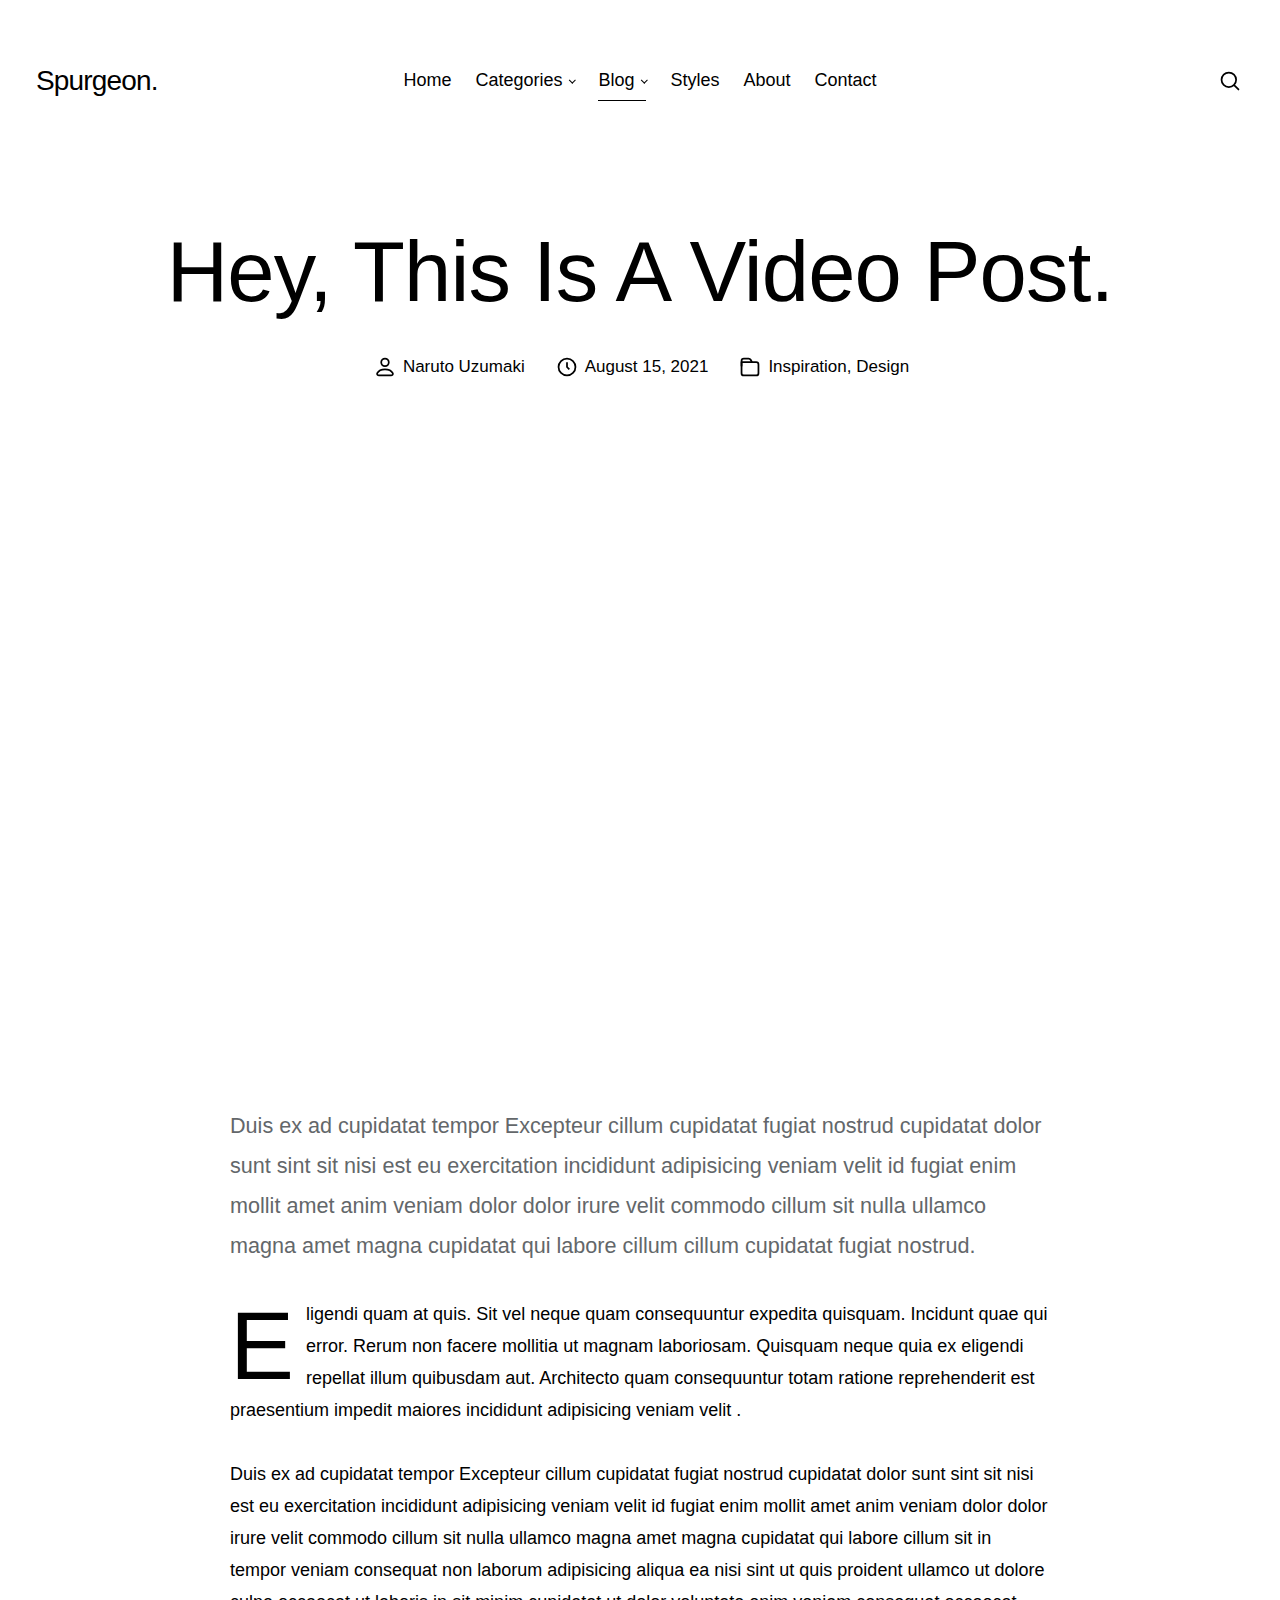
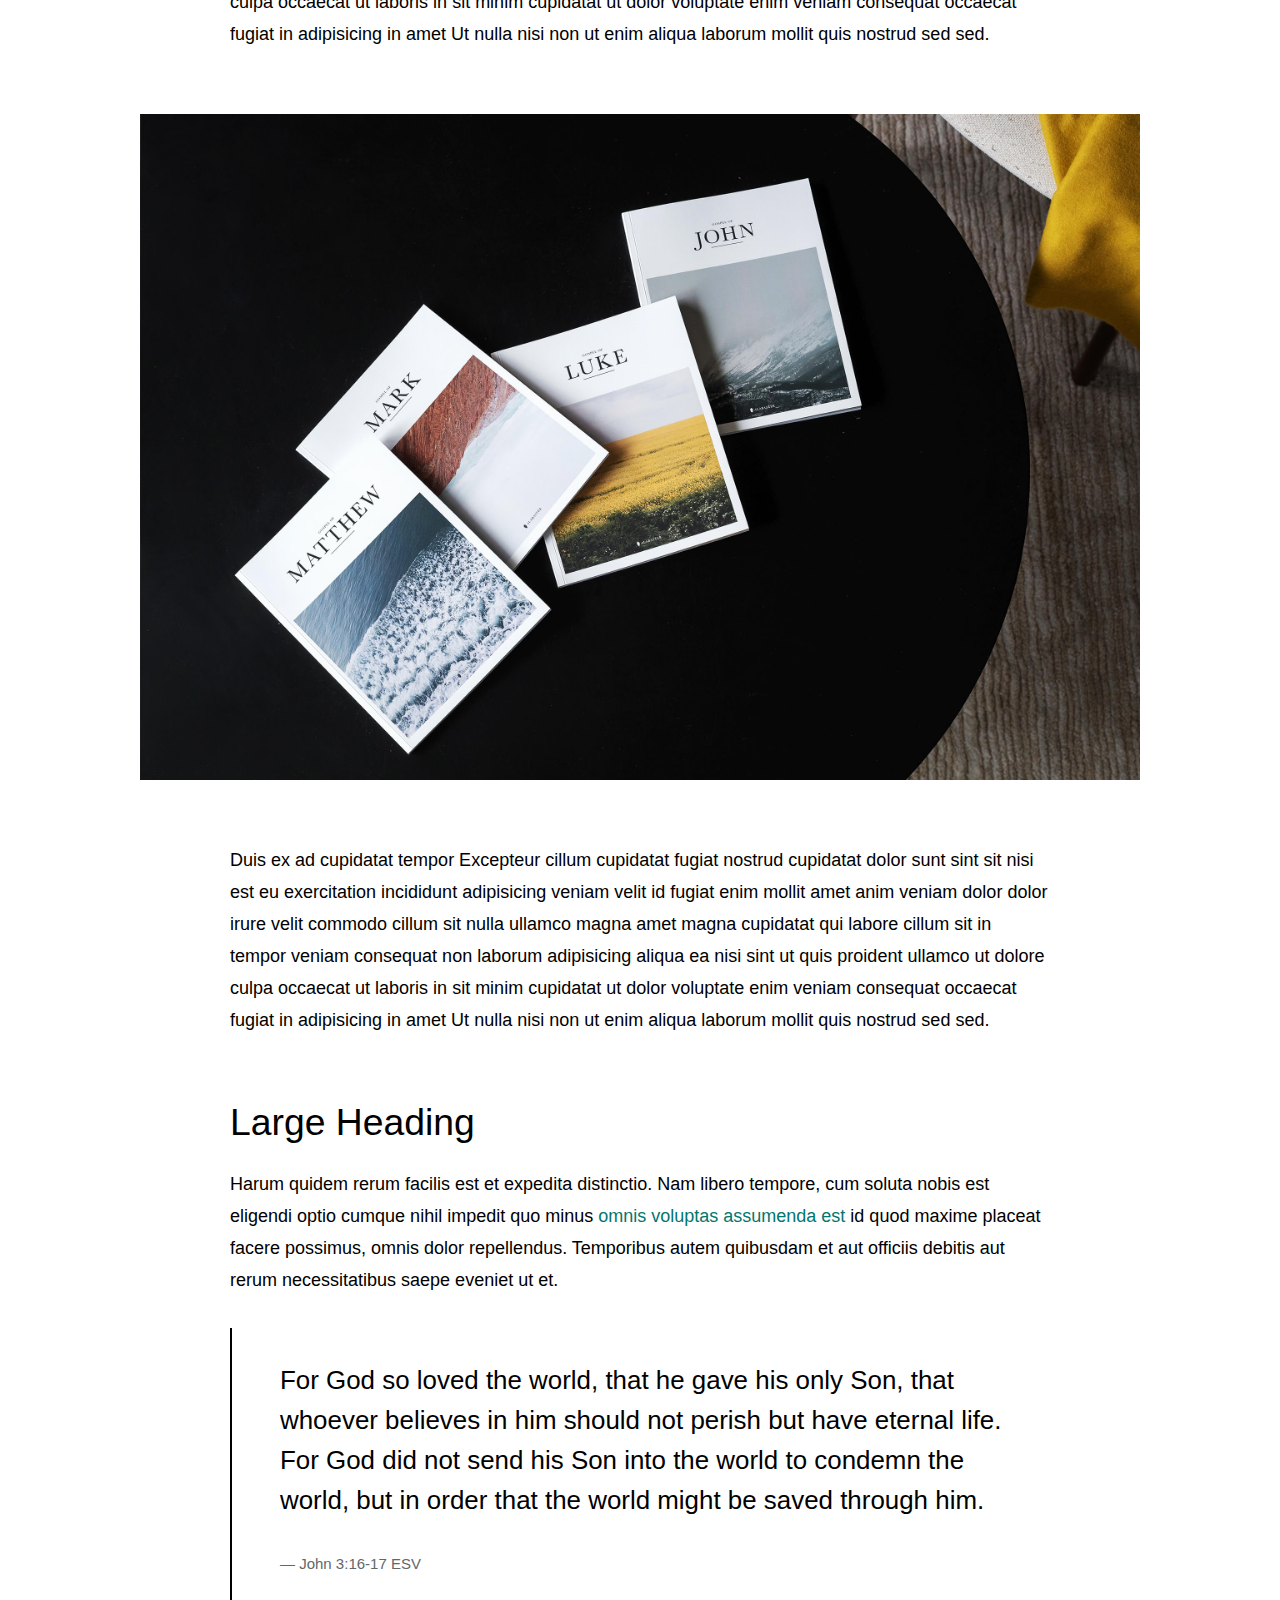
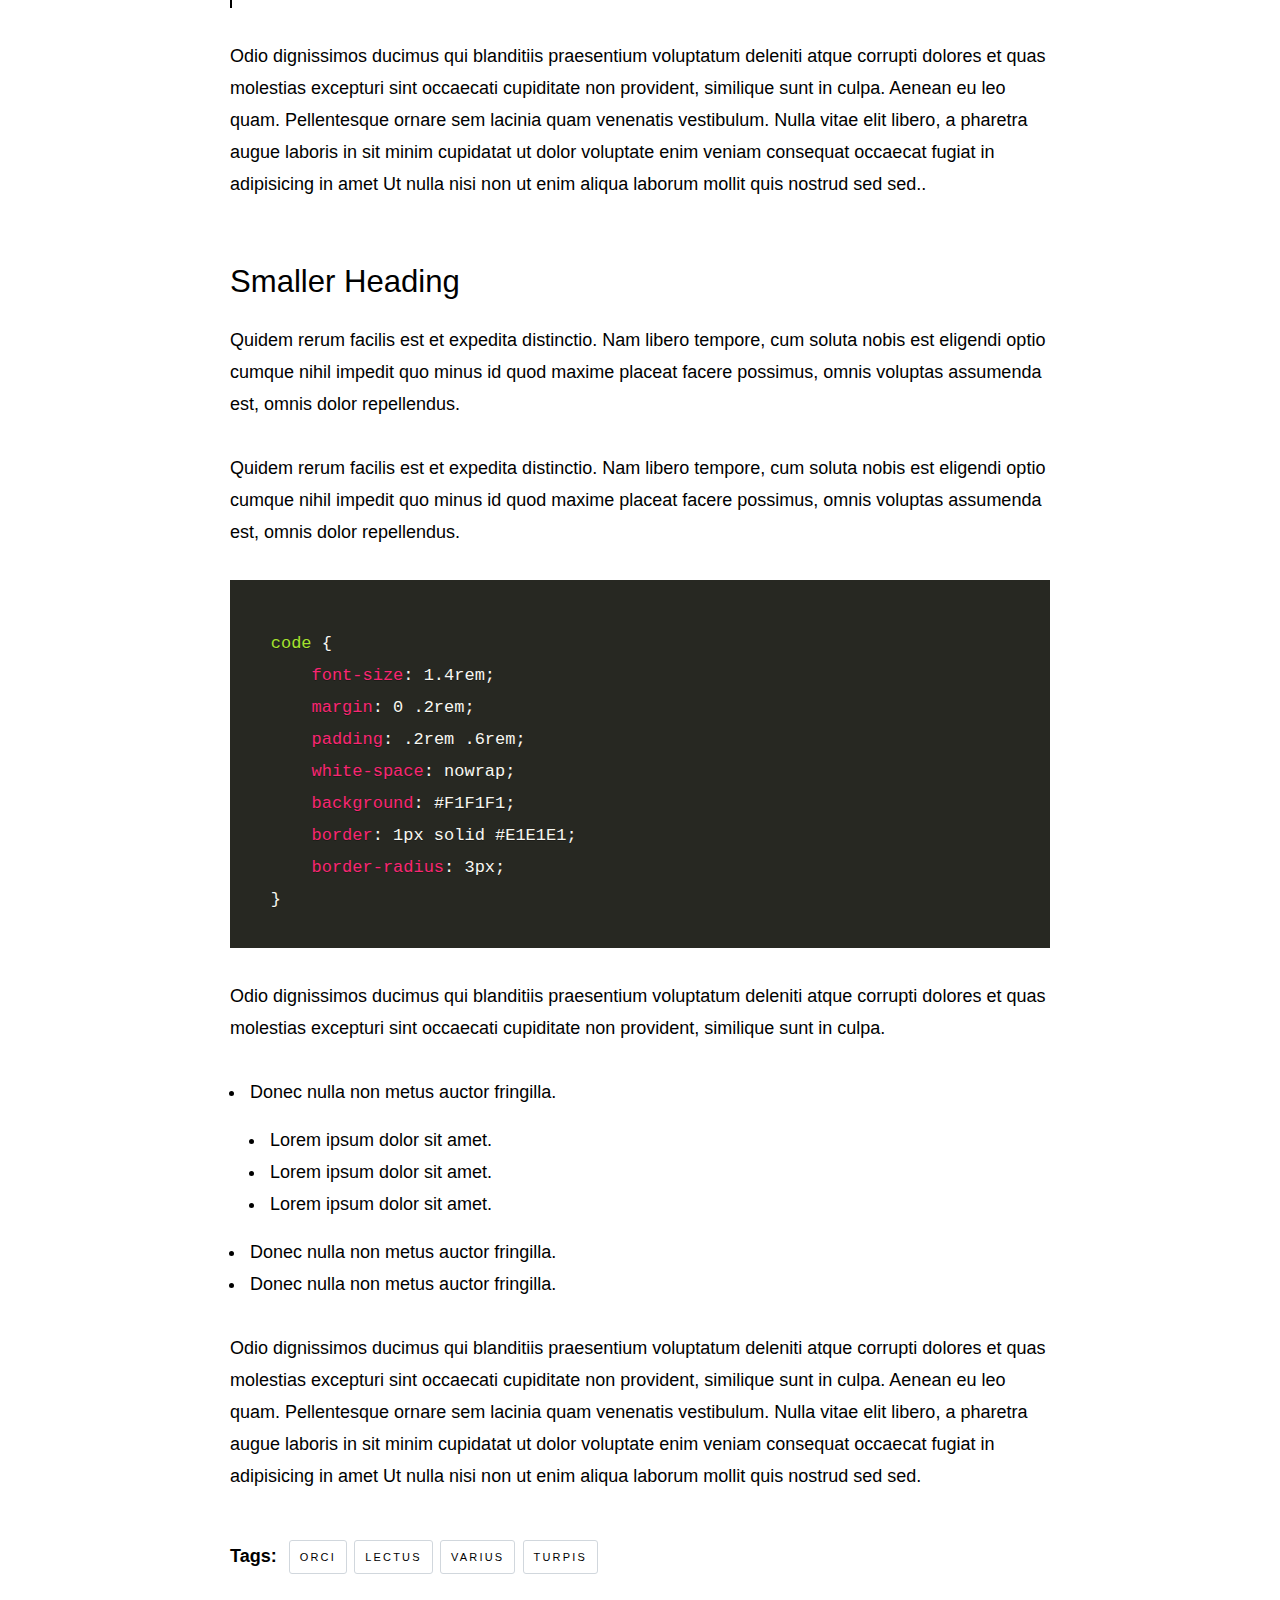
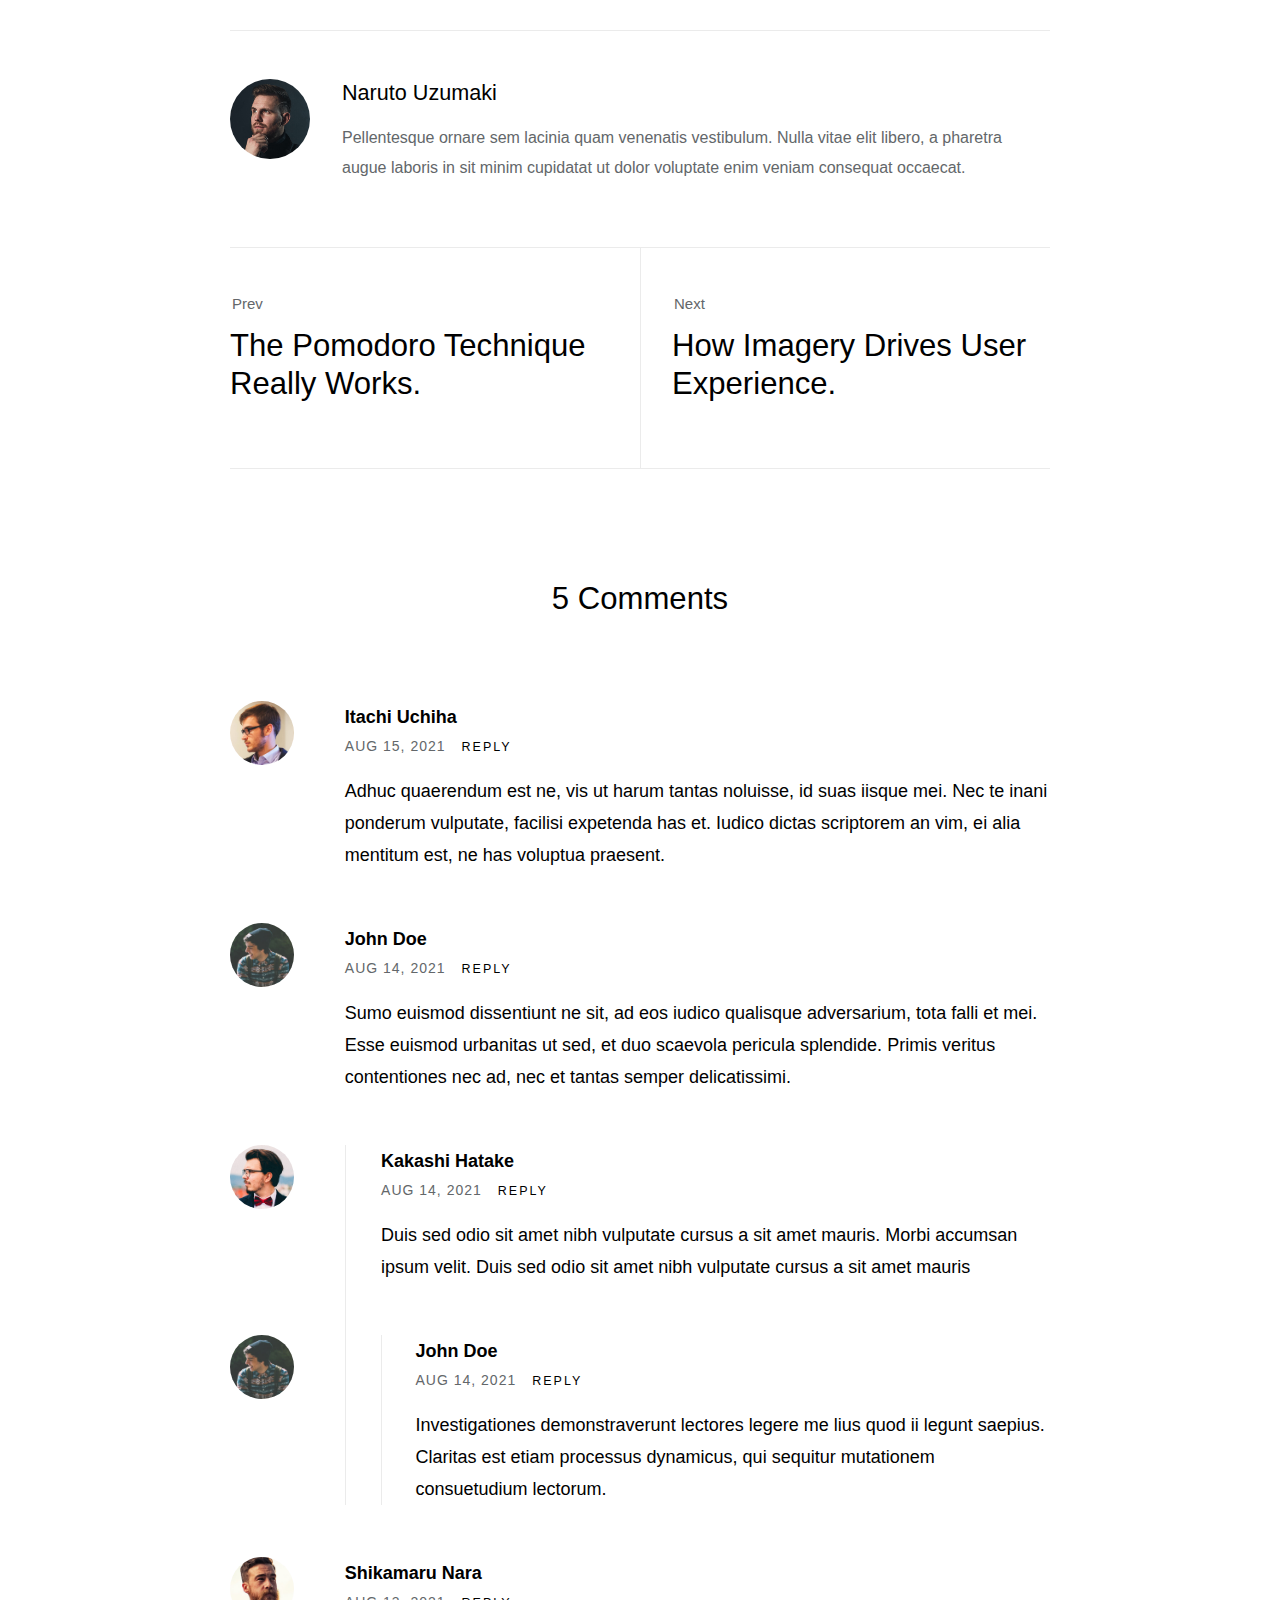
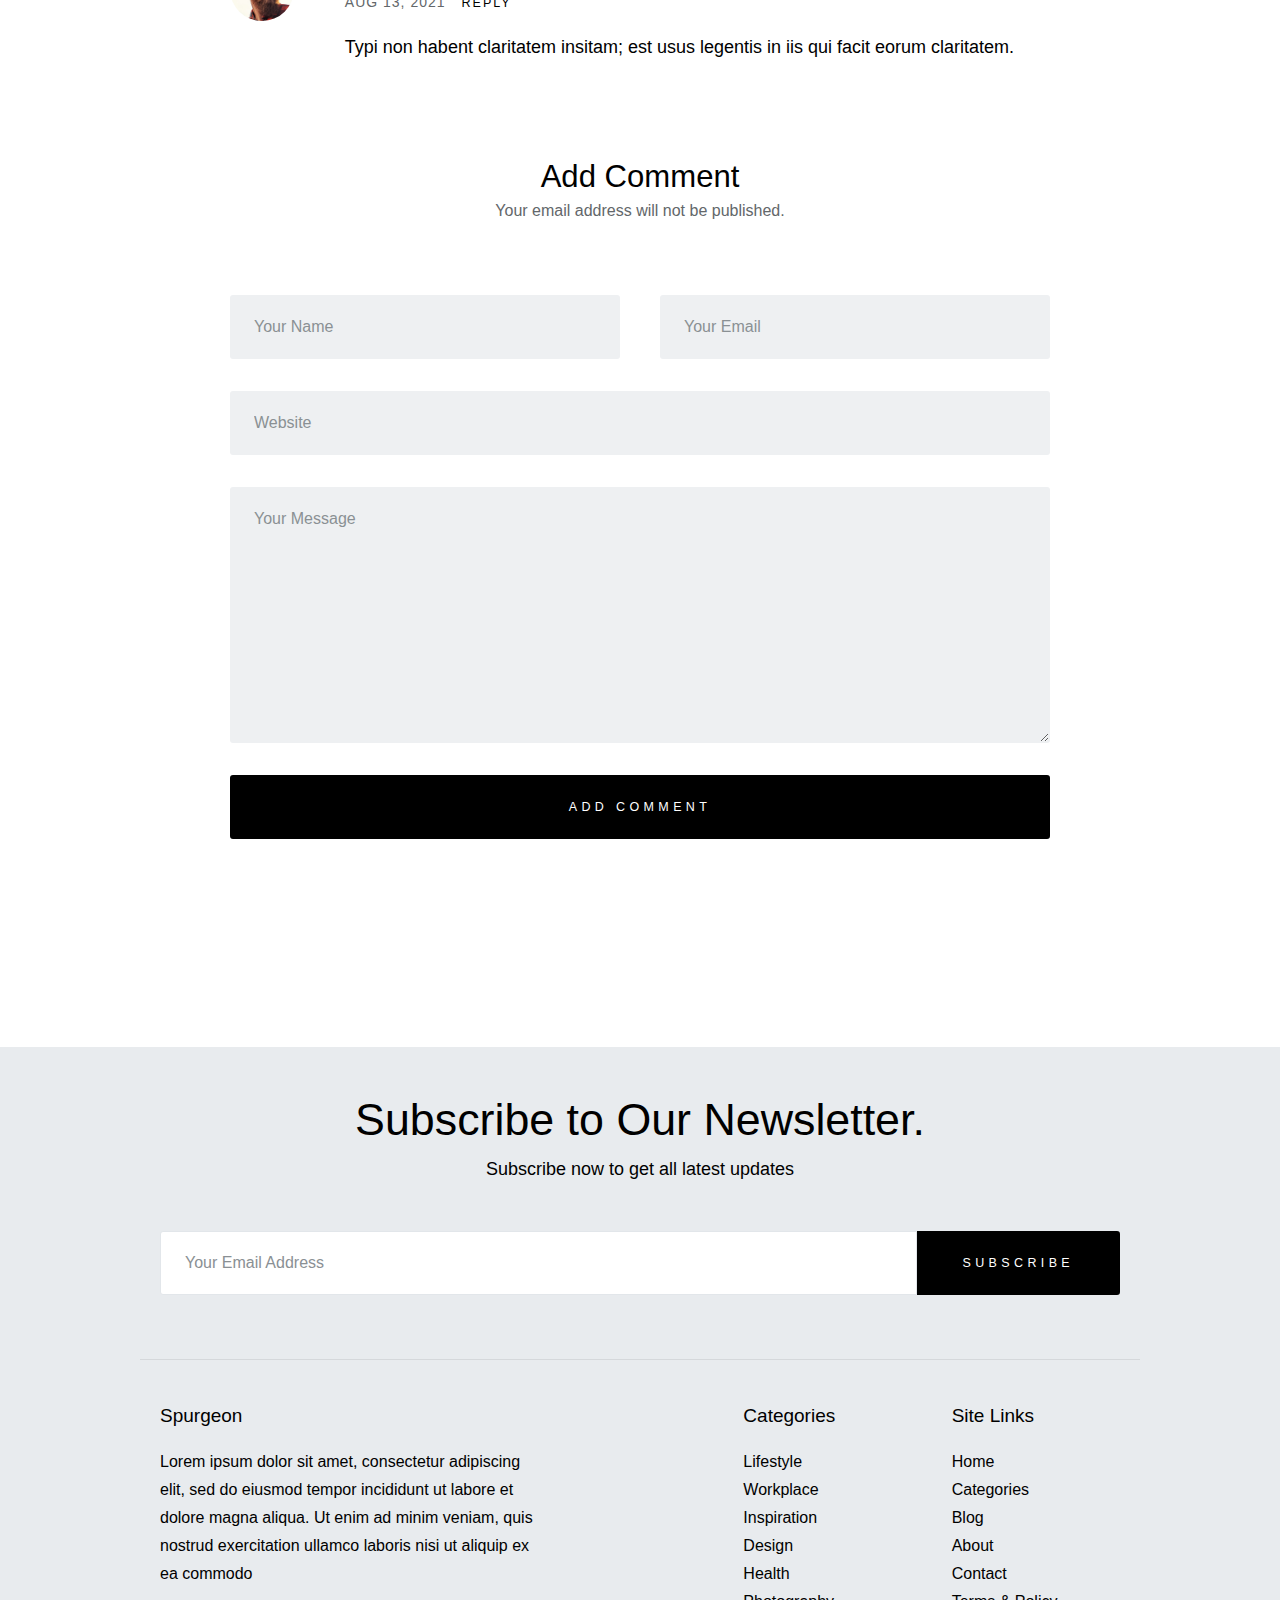
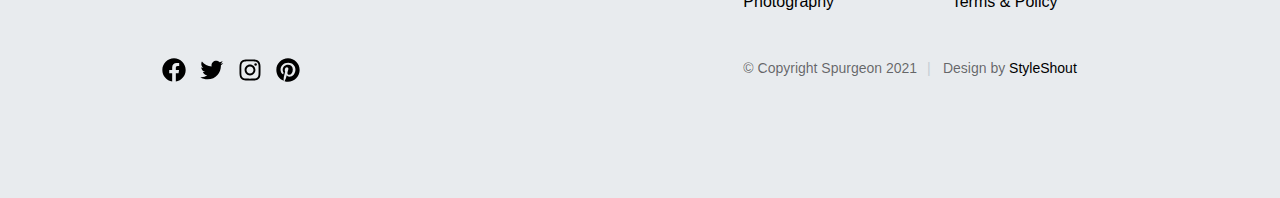
<file: single-video.html>
<!DOCTYPE html>
<html lang="en" class="no-js" >
<head>

    <!--- basic page needs
    ================================================== -->
    <meta charset="utf-8">
    <meta name="viewport" content="width=device-width, initial-scale=1">
    <title>Video Post - Spurgeon</title>

    <script>
        document.documentElement.classList.remove('no-js');
        document.documentElement.classList.add('js');
    </script>

    <!-- CSS
    ================================================== -->
    <link rel="stylesheet" href="css/vendor.css">
    <link rel="stylesheet" href="css/styles.css">

    <!-- favicons
    ================================================== -->
    <link rel="apple-touch-icon" sizes="180x180" href="apple-touch-icon.png">
    <link rel="icon" type="image/png" sizes="32x32" href="favicon-32x32.png">
    <link rel="icon" type="image/png" sizes="16x16" href="favicon-16x16.png">
    <link rel="manifest" href="site.webmanifest">

</head>

<body id="top">


    <!-- preloader
    ================================================== -->
    <div id="preloader">
        <div id="loader" class="dots-fade">
            <div></div>
            <div></div>
            <div></div>
        </div>
    </div>


    <!-- page wrap
    ================================================== -->
    <div id="page" class="s-pagewrap">


        <!-- # site header 
        ================================================== -->
        <header id="masthead" class="s-header">

            <div class="s-header__branding">
                <p class="site-title">
                    <a href="index.html" rel="home">Spurgeon.</a>
                </p>
            </div>

            <div class="row s-header__navigation">

                <nav class="s-header__nav-wrap">
    
                    <h3 class="s-header__nav-heading">Navigate to</h3>
    
                    <ul class="s-header__nav">
                        <li><a href="index.html" title="">Home</a></li>
                        <li class="has-children">
                            <a href="#0" title="" class="">Categories</a>
                            <ul class="sub-menu">
                                <li><a href="category.html">Design</a></li>
                                <li><a href="category.html">Lifestyle</a></li>
                                <li><a href="category.html">Inspiration</a></li>
                                <li><a href="category.html">Work</a></li>
                                <li><a href="category.html">Health</a></li>
                                <li><a href="category.html">Photography</a></li>
                            </ul>
                        </li>
                        <li class="current-menu-item has-children">
                            <a href="#0" title="" class="">Blog</a>
                            <ul class="sub-menu">
                                <li><a href="single-standard.html">Standard Post</a></li>
                                <li><a href="single-video.html">Video Post</a></li>
                                <li><a href="single-audio.html">Audio Post</a></li>
                            </ul>
                        </li>
                        <li><a href="styles.html" title="">Styles</a></li>
                        <li><a href="about.html" title="">About</a></li>
                        <li><a href="contact.html" title="">Contact</a></li>
                    </ul> <!-- end s-header__nav -->

                </nav> <!-- end s-header__nav-wrap -->
    
            </div> <!-- end s-header__navigation -->

            <div class="s-header__search">

                <div class="s-header__search-inner">
                    <div class="row">
    
                        <form role="search" method="get" class="s-header__search-form" action="#">
                            <label>
                                <span class="u-screen-reader-text">Search for:</span>
                                <input type="search" class="s-header__search-field" placeholder="Search for..." value="" name="s" title="Search for:" autocomplete="off">
                            </label>
                            <input type="submit" class="s-header__search-submit" value="Search"> 
                        </form>
    
                        <a href="#0" title="Close Search" class="s-header__search-close">Close</a>
    
                    </div> <!-- end row -->
                </div> <!-- s-header__search-inner -->
    
            </div> <!-- end s-header__search -->

            <a class="s-header__menu-toggle" href="#0"><span>Menu</span></a>
            <a class="s-header__search-trigger" href="#">
                <svg width="24" height="24" fill="none" viewBox="0 0 24 24">
                    <path stroke="currentColor" stroke-linecap="round" stroke-linejoin="round" stroke-width="1.5" d="M19.25 19.25L15.5 15.5M4.75 11C4.75 7.54822 7.54822 4.75 11 4.75C14.4518 4.75 17.25 7.54822 17.25 11C17.25 14.4518 14.4518 17.25 11 17.25C7.54822 17.25 4.75 14.4518 4.75 11Z"></path>
                </svg>
            </a>

        </header> <!-- end s-header -->


        <!-- # site-content
        ================================================== -->
        <div id="content" class="s-content s-content--blog">

                <div class="row entry-wrap">
                    <div class="column lg-12">

                        <article class="entry format-standard">

                            <header class="entry__header">
    
                                <h1 class="entry__title">
                                    Hey, This Is A Video Post.
                                </h1>

                                <div class="entry__meta">
                                    <div class="entry__meta-author">
                                        <svg width="24" height="24" fill="none" viewBox="0 0 24 24">
                                            <circle cx="12" cy="8" r="3.25" stroke="currentColor" stroke-linecap="round" stroke-linejoin="round" stroke-width="1.5"></circle>
                                            <path stroke="currentColor" stroke-linecap="round" stroke-linejoin="round" stroke-width="1.5" d="M6.8475 19.25H17.1525C18.2944 19.25 19.174 18.2681 18.6408 17.2584C17.8563 15.7731 16.068 14 12 14C7.93201 14 6.14367 15.7731 5.35924 17.2584C4.82597 18.2681 5.70558 19.25 6.8475 19.25Z"></path>
                                        </svg>
                                        <a href="#">Naruto Uzumaki</a> 
                                    </div>
                                    <div class="entry__meta-date">
                                        <svg width="24" height="24" fill="none" viewBox="0 0 24 24">
                                            <circle cx="12" cy="12" r="7.25" stroke="currentColor" stroke-width="1.5"></circle>
                                            <path stroke="currentColor" stroke-width="1.5" d="M12 8V12L14 14"></path>
                                        </svg>
                                        August 15, 2021 
                                    </div>
                                    <div class="entry__meta-cat">
                                        <svg width="24" height="24" fill="none" viewBox="0 0 24 24">
                                            <path stroke="currentColor" stroke-linecap="round" stroke-linejoin="round" stroke-width="1.5" d="M19.25 17.25V9.75C19.25 8.64543 18.3546 7.75 17.25 7.75H4.75V17.25C4.75 18.3546 5.64543 19.25 6.75 19.25H17.25C18.3546 19.25 19.25 18.3546 19.25 17.25Z"></path>
                                            <path stroke="currentColor" stroke-linecap="round" stroke-linejoin="round" stroke-width="1.5" d="M13.5 7.5L12.5685 5.7923C12.2181 5.14977 11.5446 4.75 10.8127 4.75H6.75C5.64543 4.75 4.75 5.64543 4.75 6.75V11"></path>
                                        </svg>
                                          
                                        <span class="cat-links">
                                            <a href="#0">Inspiration</a>
                                            <a href="#0">Design</a>
                                        </span>
                                    </div>
                                </div>
                            </header>

                            <div class="entry__media">
                                <div class="featured-image">
                                    <div class="video-container">
                                        <iframe src="https://player.vimeo.com/video/117310401?color=339989&title=0&byline=0&portrait=0" width="640" height="360" frameborder="0" webkitallowfullscreen mozallowfullscreen allowfullscreen></iframe>
                                    </div>
                                </div>
                            </div>

                            <div class="content-primary">

                                <div class="entry__content">
                                    <p class="lead">
                                    Duis ex ad cupidatat tempor Excepteur cillum cupidatat fugiat nostrud cupidatat dolor 
                                    sunt sint sit nisi est eu exercitation incididunt adipisicing veniam velit id fugiat 
                                    enim mollit amet anim veniam dolor dolor irure velit commodo cillum sit nulla ullamco 
                                    magna amet magna cupidatat qui labore cillum cillum cupidatat fugiat nostrud. </p> 

                                    <p class="drop-cap">
                                    Eligendi quam at quis. Sit vel neque quam consequuntur expedita quisquam. Incidunt quae 
                                    qui error. Rerum non facere mollitia ut magnam laboriosam. Quisquam neque quia ex eligendi 
                                    repellat illum quibusdam aut. Architecto quam consequuntur totam ratione reprehenderit est 
                                    praesentium impedit maiores incididunt adipisicing veniam velit .
                                    </p>
            
                                    <p>
                                    Duis ex ad cupidatat tempor Excepteur cillum cupidatat fugiat nostrud cupidatat dolor 
                                    sunt sint sit nisi est eu exercitation incididunt adipisicing veniam velit id fugiat 
                                    enim mollit amet anim veniam dolor dolor irure velit commodo cillum sit nulla ullamco 
                                    magna amet magna cupidatat qui labore cillum sit in tempor veniam consequat non laborum 
                                    adipisicing aliqua ea nisi sint ut quis proident ullamco ut dolore culpa occaecat ut 
                                    laboris in sit minim cupidatat ut dolor voluptate enim veniam consequat occaecat fugiat 
                                    in adipisicing in amet Ut nulla nisi non ut enim aliqua laborum mollit quis nostrud sed sed.
                                    </p>
                
                                    <figure class="alignwide">
                                        <img src="images/sample-1200.jpg" 
                                          srcset="images/sample-2400.jpg 2400w, 
                                                  images/sample-1200.jpg 1200w, 
                                                  images/sample-600.jpg 600w" sizes="(max-width: 2400px) 100vw, 2400px" alt="">
                                    </figure>
            
                                    <p>
                                    Duis ex ad cupidatat tempor Excepteur cillum cupidatat fugiat nostrud cupidatat dolor 
                                    sunt sint sit nisi est eu exercitation incididunt adipisicing veniam velit id fugiat 
                                    enim mollit amet anim veniam dolor dolor irure velit commodo cillum sit nulla ullamco 
                                    magna amet magna cupidatat qui labore cillum sit in tempor veniam consequat non laborum 
                                    adipisicing aliqua ea nisi sint ut quis proident ullamco ut dolore culpa occaecat ut 
                                    laboris in sit minim cupidatat ut dolor voluptate enim veniam consequat occaecat fugiat 
                                    in adipisicing in amet Ut nulla nisi non ut enim aliqua laborum mollit quis nostrud sed sed.
                                    </p>
            
                                    <h2>Large Heading</h2>
            
                                    <p>
                                    Harum quidem rerum facilis est et expedita distinctio. Nam libero tempore, cum soluta 
                                    nobis est eligendi optio cumque nihil impedit quo minus <a href="http://#">omnis voluptas assumenda est</a> 
                                    id quod maxime placeat facere possimus, omnis dolor repellendus. Temporibus autem quibusdam et 
                                    aut officiis debitis aut rerum necessitatibus saepe eveniet ut et.</p>
            
                                    <blockquote>
                                        <p>
                                        For God so loved the world, that he gave his only Son, that whoever believes in 
                                        him should not perish but have eternal life. For God did not send his Son into 
                                        the world to condemn the world, but in order that the world might be 
                                        saved through him.
                                        </p>
                                        <cite>John 3:16-17 ESV</cite>
                                    </blockquote>
            
                                    <p>
                                    Odio dignissimos ducimus qui blanditiis praesentium voluptatum deleniti atque corrupti dolores 
                                    et quas molestias excepturi sint occaecati cupiditate non provident, similique sunt in culpa. 
                                    Aenean eu leo quam. Pellentesque ornare sem lacinia quam venenatis vestibulum. Nulla vitae elit 
                                    libero, a pharetra augue laboris in sit minim cupidatat ut dolor voluptate enim veniam consequat 
                                    occaecat fugiat in adipisicing in amet Ut nulla nisi non ut enim aliqua laborum mollit quis nostrud sed sed..</p>
            
                                    <h3>Smaller Heading</h3>
            
                                    <p>
                                    Quidem rerum facilis est et expedita distinctio. Nam libero tempore, cum soluta nobis est 
                                    eligendi optio cumque nihil impedit quo minus id quod maxime placeat facere possimus, omnis voluptas 
                                    assumenda est, omnis dolor repellendus.
                                    </p>
            
                                    <p>
                                    Quidem rerum facilis est et expedita distinctio. Nam libero tempore, cum soluta nobis est 
                                    eligendi optio cumque nihil impedit quo minus id quod maxime placeat facere possimus, omnis voluptas 
                                    assumenda est, omnis dolor repellendus.
                                    </p>
                                        
<pre><code class="language-css">
    code {
        font-size: 1.4rem;
        margin: 0 .2rem;
        padding: .2rem .6rem;
        white-space: nowrap;
        background: #F1F1F1;
        border: 1px solid #E1E1E1;	
        border-radius: 3px;
    }
</code></pre>
                                            
                                    <p>
                                    Odio dignissimos ducimus qui blanditiis praesentium voluptatum deleniti atque corrupti dolores et 
                                    quas molestias excepturi sint occaecati cupiditate non provident, similique sunt in culpa.</p>
            
                                    <ul>
                                        <li>Donec nulla non metus auctor fringilla.
                                            <ul>
                                                <li>Lorem ipsum dolor sit amet.</li>
                                                <li>Lorem ipsum dolor sit amet.</li>
                                                <li>Lorem ipsum dolor sit amet.</li>
                                            </ul>
                                        </li>
                                        <li>Donec nulla non metus auctor fringilla.</li>
                                        <li>Donec nulla non metus auctor fringilla.</li>
                                    </ul>
            
                                    <p>
                                    Odio dignissimos ducimus qui blanditiis praesentium voluptatum deleniti atque corrupti dolores et quas 
                                    molestias excepturi sint occaecati cupiditate non provident, similique sunt in culpa. Aenean eu leo quam. 
                                    Pellentesque ornare sem lacinia quam venenatis vestibulum. Nulla vitae elit libero, a pharetra augue 
                                    laboris in sit minim cupidatat ut dolor voluptate enim veniam consequat occaecat fugiat in adipisicing 
                                    in amet Ut nulla nisi non ut enim aliqua laborum mollit quis nostrud sed sed.
                                    </p>

                                    <p class="entry__tags">
                                        <strong>Tags:</strong>
                    
                                        <span class="entry__tag-list">
                                            <a href="#0">orci</a>
                                            <a href="#0">lectus</a>
                                            <a href="#0">varius</a>
                                            <a href="#0">turpis</a>
                                        </span>
                        
                                    </p>
    
                                    <div class="entry__author-box">
                                        <figure class="entry__author-avatar">
                                            <img alt="" src="images/avatars/user-06.jpg" class="avatar">
                                        </figure>
                                        <div class="entry__author-info">
                                            <h5 class="entry__author-name">
                                                <a href="#0">
                                                    Naruto Uzumaki
                                                </a>
                                            </h5>
                                            <p>
                                            Pellentesque ornare sem lacinia quam venenatis vestibulum. Nulla vitae elit libero, 
                                            a pharetra augue laboris in sit minim cupidatat ut dolor voluptate enim veniam 
                                            consequat occaecat.
                                            </p>
                                        </div>
                                    </div>

                                </div> <!-- end entry-content -->

                                <div class="post-nav">
                                    <div class="post-nav__prev">
                                        <a href="single-standard.html" rel="prev">
                                            <span>Prev</span>
                                            The Pomodoro Technique Really Works. 
                                        </a>
                                    </div>
                                    <div class="post-nav__next">
                                        <a href="single-standard.html" rel="next">
                                            <span>Next</span>
                                            How Imagery Drives User Experience.
                                        </a>
                                    </div>
                                </div>

                            </div> <!-- end content-primary -->

                        </article> <!-- end entry -->

                        <!-- comments -->
                        <div class="comments-wrap">

                            <div id="comments">
                                <div class="large-12">

                                    <h3>5 Comments</h3>

                                    <!-- START commentlist -->
                                    <ol class="commentlist">

                                        <li class="depth-1 comment">

                                            <div class="comment__avatar">
                                                <img class="avatar" src="images/avatars/user-01.jpg" alt="" width="50" height="50">
                                            </div>

                                            <div class="comment__content">

                                                <div class="comment__info">
                                                    <div class="comment__author">Itachi Uchiha</div>

                                                    <div class="comment__meta">
                                                        <div class="comment__time">Aug 15, 2021</div>
                                                        <div class="comment__reply">
                                                            <a class="comment-reply-link" href="#0">Reply</a>
                                                        </div>
                                                    </div>
                                                </div>

                                                <div class="comment__text">
                                                <p>Adhuc quaerendum est ne, vis ut harum tantas noluisse, id suas iisque mei. Nec te inani ponderum vulputate,
                                                facilisi expetenda has et. Iudico dictas scriptorem an vim, ei alia mentitum est, ne has voluptua praesent.</p>
                                                </div>

                                            </div>

                                        </li> <!-- end comment level 1 -->

                                        <li class="thread-alt depth-1 comment">

                                            <div class="comment__avatar">
                                                <img class="avatar" src="images/avatars/user-04.jpg" alt="" width="50" height="50">
                                            </div>

                                            <div class="comment__content">

                                                <div class="comment__info">
                                                    <div class="comment__author">John Doe</div>

                                                    <div class="comment__meta">
                                                        <div class="comment__time">Aug 14, 2021</div>
                                                        <div class="comment__reply">
                                                            <a class="comment-reply-link" href="#0">Reply</a>
                                                        </div>
                                                    </div>
                                                </div>

                                                <div class="comment__text">
                                                <p>Sumo euismod dissentiunt ne sit, ad eos iudico qualisque adversarium, tota falli et mei. Esse euismod
                                                urbanitas ut sed, et duo scaevola pericula splendide. Primis veritus contentiones nec ad, nec et
                                                tantas semper delicatissimi.</p>
                                                </div>

                                            </div>

                                            <ul class="children">

                                                <li class="depth-2 comment">

                                                    <div class="comment__avatar">
                                                        <img class="avatar" src="images/avatars/user-03.jpg" alt="" width="50" height="50">
                                                    </div>

                                                    <div class="comment__content">

                                                        <div class="comment__info">
                                                            <div class="comment__author">Kakashi Hatake</div>

                                                            <div class="comment__meta">
                                                                <div class="comment__time">Aug 14, 2021</div>
                                                                <div class="comment__reply">
                                                                    <a class="comment-reply-link" href="#0">Reply</a>
                                                                </div>
                                                            </div>
                                                        </div>

                                                        <div class="comment__text">
                                                            <p>Duis sed odio sit amet nibh vulputate
                                                            cursus a sit amet mauris. Morbi accumsan ipsum velit. Duis sed odio sit amet nibh vulputate
                                                            cursus a sit amet mauris</p>
                                                        </div>

                                                    </div>

                                                    <ul class="children">

                                                        <li class="depth-3 comment">

                                                            <div class="comment__avatar">
                                                                <img class="avatar" src="images/avatars/user-04.jpg" alt="" width="50" height="50">
                                                            </div>

                                                            <div class="comment__content">

                                                                <div class="comment__info">
                                                                    <div class="comment__author">John Doe</div>

                                                                    <div class="comment__meta">
                                                                        <div class="comment__time">Aug 14, 2021</div>
                                                                        <div class="comment__reply">
                                                                            <a class="comment-reply-link" href="#0">Reply</a>
                                                                        </div>
                                                                    </div>
                                                                </div>

                                                                <div class="comment__text">
                                                                <p>Investigationes demonstraverunt lectores legere me lius quod ii legunt saepius. Claritas est
                                                                etiam processus dynamicus, qui sequitur mutationem consuetudium lectorum.</p>
                                                                </div>

                                                            </div>

                                                        </li>

                                                    </ul>

                                                </li>

                                            </ul>

                                        </li> <!-- end comment level 1 -->

                                        <li class="depth-1 comment">

                                            <div class="comment__avatar">
                                                <img class="avatar" src="images/avatars/user-02.jpg" alt="" width="50" height="50">
                                            </div>

                                            <div class="comment__content">

                                                <div class="comment__info">
                                                    <div class="comment__author">Shikamaru Nara</div>

                                                    <div class="comment__meta">
                                                        <div class="comment__time">Aug 13, 2021</div>
                                                        <div class="comment__reply">
                                                            <a class="comment-reply-link" href="#0">Reply</a>
                                                        </div>
                                                    </div>
                                                </div>

                                                <div class="comment__text">
                                                <p>Typi non habent claritatem insitam; est usus legentis in iis qui facit eorum claritatem.</p>
                                                </div>

                                            </div>

                                        </li>  <!-- end comment level 1 -->

                                    </ol>
                                    <!-- END commentlist -->

                                </div> <!-- end col-full -->
                            </div> <!-- end comments -->


                            <div class="comment-respond">

                                <!-- START respond -->
                                <div id="respond">

                                    <h3>
                                    Add Comment 
                                    <span>Your email address will not be published.</span>
                                    </h3>

                                    <form name="contactForm" id="contactForm" method="post" action="" autocomplete="off">
                                        <fieldset class="row">

                                            <div class="column lg-6 tab-12 form-field">
                                                <input name="cName" id="cName" class="u-fullwidth h-remove-bottom" placeholder="Your Name" value="" type="text">
                                            </div>

                                            <div class="column lg-6 tab-12 form-field">
                                                <input name="cEmail" id="cEmail" class="u-fullwidth h-remove-bottom" placeholder="Your Email" value="" type="text">
                                            </div>

                                            <div class="column lg-12 form-field">
                                                <input name="cWebsite" id="cWebsite" class="u-fullwidth h-remove-bottom" placeholder="Website" value="" type="text">
                                            </div>

                                            <div class="column lg-12 message form-field">
                                                <textarea name="cMessage" id="cMessage" class="u-fullwidth" placeholder="Your Message"></textarea>
                                            </div>

                                            <div class="column lg-12">
                                                <input name="submit" id="submit" class="btn btn--primary btn-wide btn--large u-fullwidth" value="Add Comment" type="submit">
                                            </div>

                                        </fieldset>
                                    </form> <!-- end form -->

                                </div>
                                <!-- END respond-->

                            </div> <!-- end comment-respond -->

                        </div> <!-- end comments-wrap -->

                    </div>
                </div> <!-- end entry-wrap -->
        </section> <!-- end s-content -->


        <!-- # site-footer
        ================================================== -->
        <footer id="colophon" class="s-footer">

            <div class="row s-footer__subscribe">
                <div class="column lg-12">

                    <h2>
                    Subscribe to Our Newsletter.
                    </h2>
                    <p>
                    Subscribe now to get all latest updates
                    </p>

                    <form id="mc-form" class="mc-form">
                        <input type="email" name="EMAIL" id="mce-EMAIL" class="u-fullwidth text-center" placeholder="Your Email Address" title="The domain portion of the email address is invalid (the portion after the @)." pattern="^([^\x00-\x20\x22\x28\x29\x2c\x2e\x3a-\x3c\x3e\x40\x5b-\x5d\x7f-\xff]+|\x22([^\x0d\x22\x5c\x80-\xff]|\x5c[\x00-\x7f])*\x22)(\x2e([^\x00-\x20\x22\x28\x29\x2c\x2e\x3a-\x3c\x3e\x40\x5b-\x5d\x7f-\xff]+|\x22([^\x0d\x22\x5c\x80-\xff]|\x5c[\x00-\x7f])*\x22))*\x40([^\x00-\x20\x22\x28\x29\x2c\x2e\x3a-\x3c\x3e\x40\x5b-\x5d\x7f-\xff]+|\x5b([^\x0d\x5b-\x5d\x80-\xff]|\x5c[\x00-\x7f])*\x5d)(\x2e([^\x00-\x20\x22\x28\x29\x2c\x2e\x3a-\x3c\x3e\x40\x5b-\x5d\x7f-\xff]+|\x5b([^\x0d\x5b-\x5d\x80-\xff]|\x5c[\x00-\x7f])*\x5d))*(\.\w{2,})+$" required>
                        <input type="submit" name="subscribe" value="Subscribe" class="btn--small btn--primary u-fullwidth">
                        <!-- <div style="position: absolute; left: -5000px;" aria-hidden="true"><input type="text" name="b_cdb7b577e41181934ed6a6a44_9a91cfe7b3" tabindex="-1" value=""></div> -->
                        <div class="mc-status"></div>
                    </form>

                </div>
            </div> <!-- end s-footer__subscribe -->

            <div class="row s-footer__main">

                <div class="column lg-5 md-6 tab-12 s-footer__about">
                    <h4>Spurgeon</h4>

                    <p>
                    Lorem ipsum dolor sit amet, consectetur 
                    adipiscing elit, sed do eiusmod tempor 
                    incididunt ut labore et dolore magna aliqua. 
                    Ut enim ad minim veniam, quis nostrud exercitation 
                    ullamco laboris nisi ut aliquip ex ea commodo 
                    </p>
                </div> <!-- end s-footer__about -->

                <div class="column lg-5 md-6 tab-12">
                    <div class="row">
                        <div class="column lg-6">
                            <h4>Categories</h4>
                            <ul class="link-list">
                                <li><a href="category.html">Lifestyle</a></li>
                                <li><a href="category.html">Workplace</a></li>
                                <li><a href="category.html">Inspiration</a></li>
                                <li><a href="category.html">Design</a></li>
                                <li><a href="category.html">Health</a></li>
                                <li><a href="category.html">Photography</a></li>
                            </ul>
                        </div>
                        <div class="column lg-6">
                            <h4>Site Links</h4>
                            <ul class="link-list">
                                <li><a href="index.html">Home</a></li>
                                <li><a href="category.html">Categories</a></li>
                                <li><a href="category.html">Blog</a></li>
                                <li><a href="about.html">About</a></li>
                                <li><a href="about.html">Contact</a></li>
                                <li><a href="#0">Terms & Policy</a></li>
                            </ul>
                        </div>
                    </div>
                </div>

            </div> <!-- end s-footer__main -->

            <div class="row s-footer__bottom">

                <div class="column lg-7 md-6 tab-12">
                    <ul class="s-footer__social">
                        <li>
                            <a href="#0">
                                <svg xmlns="http://www.w3.org/2000/svg" width="24" height="24" viewBox="0 0 24 24" style="fill: rgba(0, 0, 0, 1);transform: ;msFilter:;"><path d="M12.001 2.002c-5.522 0-9.999 4.477-9.999 9.999 0 4.99 3.656 9.126 8.437 9.879v-6.988h-2.54v-2.891h2.54V9.798c0-2.508 1.493-3.891 3.776-3.891 1.094 0 2.24.195 2.24.195v2.459h-1.264c-1.24 0-1.628.772-1.628 1.563v1.875h2.771l-.443 2.891h-2.328v6.988C18.344 21.129 22 16.992 22 12.001c0-5.522-4.477-9.999-9.999-9.999z"></path></svg>
                                <span class="u-screen-reader-text">Facebook</span>
                            </a>
                        </li>
                        <li>
                            <a href="#0">
                                <svg xmlns="http://www.w3.org/2000/svg" width="24" height="24" viewBox="0 0 24 24" style="fill:rgba(0, 0, 0, 1);transform:;-ms-filter:"><path d="M19.633,7.997c0.013,0.175,0.013,0.349,0.013,0.523c0,5.325-4.053,11.461-11.46,11.461c-2.282,0-4.402-0.661-6.186-1.809 c0.324,0.037,0.636,0.05,0.973,0.05c1.883,0,3.616-0.636,5.001-1.721c-1.771-0.037-3.255-1.197-3.767-2.793 c0.249,0.037,0.499,0.062,0.761,0.062c0.361,0,0.724-0.05,1.061-0.137c-1.847-0.374-3.23-1.995-3.23-3.953v-0.05 c0.537,0.299,1.16,0.486,1.82,0.511C3.534,9.419,2.823,8.184,2.823,6.787c0-0.748,0.199-1.434,0.548-2.032 c1.983,2.443,4.964,4.04,8.306,4.215c-0.062-0.3-0.1-0.611-0.1-0.923c0-2.22,1.796-4.028,4.028-4.028 c1.16,0,2.207,0.486,2.943,1.272c0.91-0.175,1.782-0.512,2.556-0.973c-0.299,0.935-0.936,1.721-1.771,2.22 c0.811-0.088,1.597-0.312,2.319-0.624C21.104,6.712,20.419,7.423,19.633,7.997z"></path></svg>
                                <span class="u-screen-reader-text">Twitter</span>
                            </a>
                        </li>
                        <li>
                            <a href="#0">
                                <svg xmlns="http://www.w3.org/2000/svg" width="24" height="24" viewBox="0 0 24 24" style="fill:rgba(0, 0, 0, 1);transform:;-ms-filter:"><path d="M11.999,7.377c-2.554,0-4.623,2.07-4.623,4.623c0,2.554,2.069,4.624,4.623,4.624c2.552,0,4.623-2.07,4.623-4.624 C16.622,9.447,14.551,7.377,11.999,7.377L11.999,7.377z M11.999,15.004c-1.659,0-3.004-1.345-3.004-3.003 c0-1.659,1.345-3.003,3.004-3.003s3.002,1.344,3.002,3.003C15.001,13.659,13.658,15.004,11.999,15.004L11.999,15.004z"></path><circle cx="16.806" cy="7.207" r="1.078"></circle><path d="M20.533,6.111c-0.469-1.209-1.424-2.165-2.633-2.632c-0.699-0.263-1.438-0.404-2.186-0.42 c-0.963-0.042-1.268-0.054-3.71-0.054s-2.755,0-3.71,0.054C7.548,3.074,6.809,3.215,6.11,3.479C4.9,3.946,3.945,4.902,3.477,6.111 c-0.263,0.7-0.404,1.438-0.419,2.186c-0.043,0.962-0.056,1.267-0.056,3.71c0,2.442,0,2.753,0.056,3.71 c0.015,0.748,0.156,1.486,0.419,2.187c0.469,1.208,1.424,2.164,2.634,2.632c0.696,0.272,1.435,0.426,2.185,0.45 c0.963,0.042,1.268,0.055,3.71,0.055s2.755,0,3.71-0.055c0.747-0.015,1.486-0.157,2.186-0.419c1.209-0.469,2.164-1.424,2.633-2.633 c0.263-0.7,0.404-1.438,0.419-2.186c0.043-0.962,0.056-1.267,0.056-3.71s0-2.753-0.056-3.71C20.941,7.57,20.801,6.819,20.533,6.111z M19.315,15.643c-0.007,0.576-0.111,1.147-0.311,1.688c-0.305,0.787-0.926,1.409-1.712,1.711c-0.535,0.199-1.099,0.303-1.67,0.311 c-0.95,0.044-1.218,0.055-3.654,0.055c-2.438,0-2.687,0-3.655-0.055c-0.569-0.007-1.135-0.112-1.669-0.311 c-0.789-0.301-1.414-0.923-1.719-1.711c-0.196-0.534-0.302-1.099-0.311-1.669c-0.043-0.95-0.053-1.218-0.053-3.654 c0-2.437,0-2.686,0.053-3.655c0.007-0.576,0.111-1.146,0.311-1.687c0.305-0.789,0.93-1.41,1.719-1.712 c0.534-0.198,1.1-0.303,1.669-0.311c0.951-0.043,1.218-0.055,3.655-0.055c2.437,0,2.687,0,3.654,0.055 c0.571,0.007,1.135,0.112,1.67,0.311c0.786,0.303,1.407,0.925,1.712,1.712c0.196,0.534,0.302,1.099,0.311,1.669 c0.043,0.951,0.054,1.218,0.054,3.655c0,2.436,0,2.698-0.043,3.654H19.315z"></path></svg>
                                <span class="u-screen-reader-text">Instagram</span>
                            </a>
                        </li>
                        <li>
                            <a href="#0">
                                <svg xmlns="http://www.w3.org/2000/svg" width="24" height="24" viewBox="0 0 24 24" style="fill: rgba(0, 0, 0, 1);transform: ;msFilter:;"><path d="M11.99 2C6.472 2 2 6.473 2 11.99c0 4.232 2.633 7.85 6.35 9.306-.088-.79-.166-2.006.034-2.868.182-.78 1.172-4.966 1.172-4.966s-.299-.599-.299-1.484c0-1.388.805-2.425 1.808-2.425.853 0 1.264.64 1.264 1.407 0 .858-.546 2.139-.827 3.327-.235.994.499 1.805 1.479 1.805 1.775 0 3.141-1.872 3.141-4.575 0-2.392-1.719-4.064-4.173-4.064-2.843 0-4.512 2.132-4.512 4.335 0 .858.331 1.779.744 2.28a.3.3 0 0 1 .069.286c-.076.315-.245.994-.277 1.133-.044.183-.145.222-.335.134-1.247-.581-2.027-2.405-2.027-3.871 0-3.151 2.289-6.045 6.601-6.045 3.466 0 6.159 2.469 6.159 5.77 0 3.444-2.171 6.213-5.184 6.213-1.013 0-1.964-.525-2.29-1.146l-.623 2.374c-.225.868-.834 1.956-1.241 2.62a10 10 0 0 0 2.958.445c5.517 0 9.99-4.473 9.99-9.99S17.507 2 11.99 2"></path></svg>
                                <span class="u-screen-reader-text">Pinterest</span>
                            </a>
                        </li>
                    </ul>
                </div>
                <div class="column lg-5 md-6 tab-12">
                    <div class="ss-copyright">
                        <span>© Copyright Spurgeon 2021</span> 
                        <span>Design by <a href="https://www.styleshout.com/">StyleShout</a></span>
                    </div>
                </div>

            </div> <!-- end s-footer__bottom -->
           
            <div class="ss-go-top">
                <a class="smoothscroll" title="Back to Top" href="#top">
                    <svg width="24" height="24" fill="none" viewBox="0 0 24 24">
                        <path stroke="currentColor" stroke-linecap="round" stroke-linejoin="round" stroke-width="1.5" d="M17.25 10.25L12 4.75L6.75 10.25"/>
                        <path stroke="currentColor" stroke-linecap="round" stroke-linejoin="round" stroke-width="1.5" d="M12 19.25V5.75"/>
                    </svg>
                </a>
            </div> <!-- end ss-go-top -->

        </footer><!-- end s-footer -->


    <!-- Java Script
    ================================================== -->
    <script src="js/plugins.js"></script>
    <script src="js/main.js"></script>

</body>
</html>
</file>
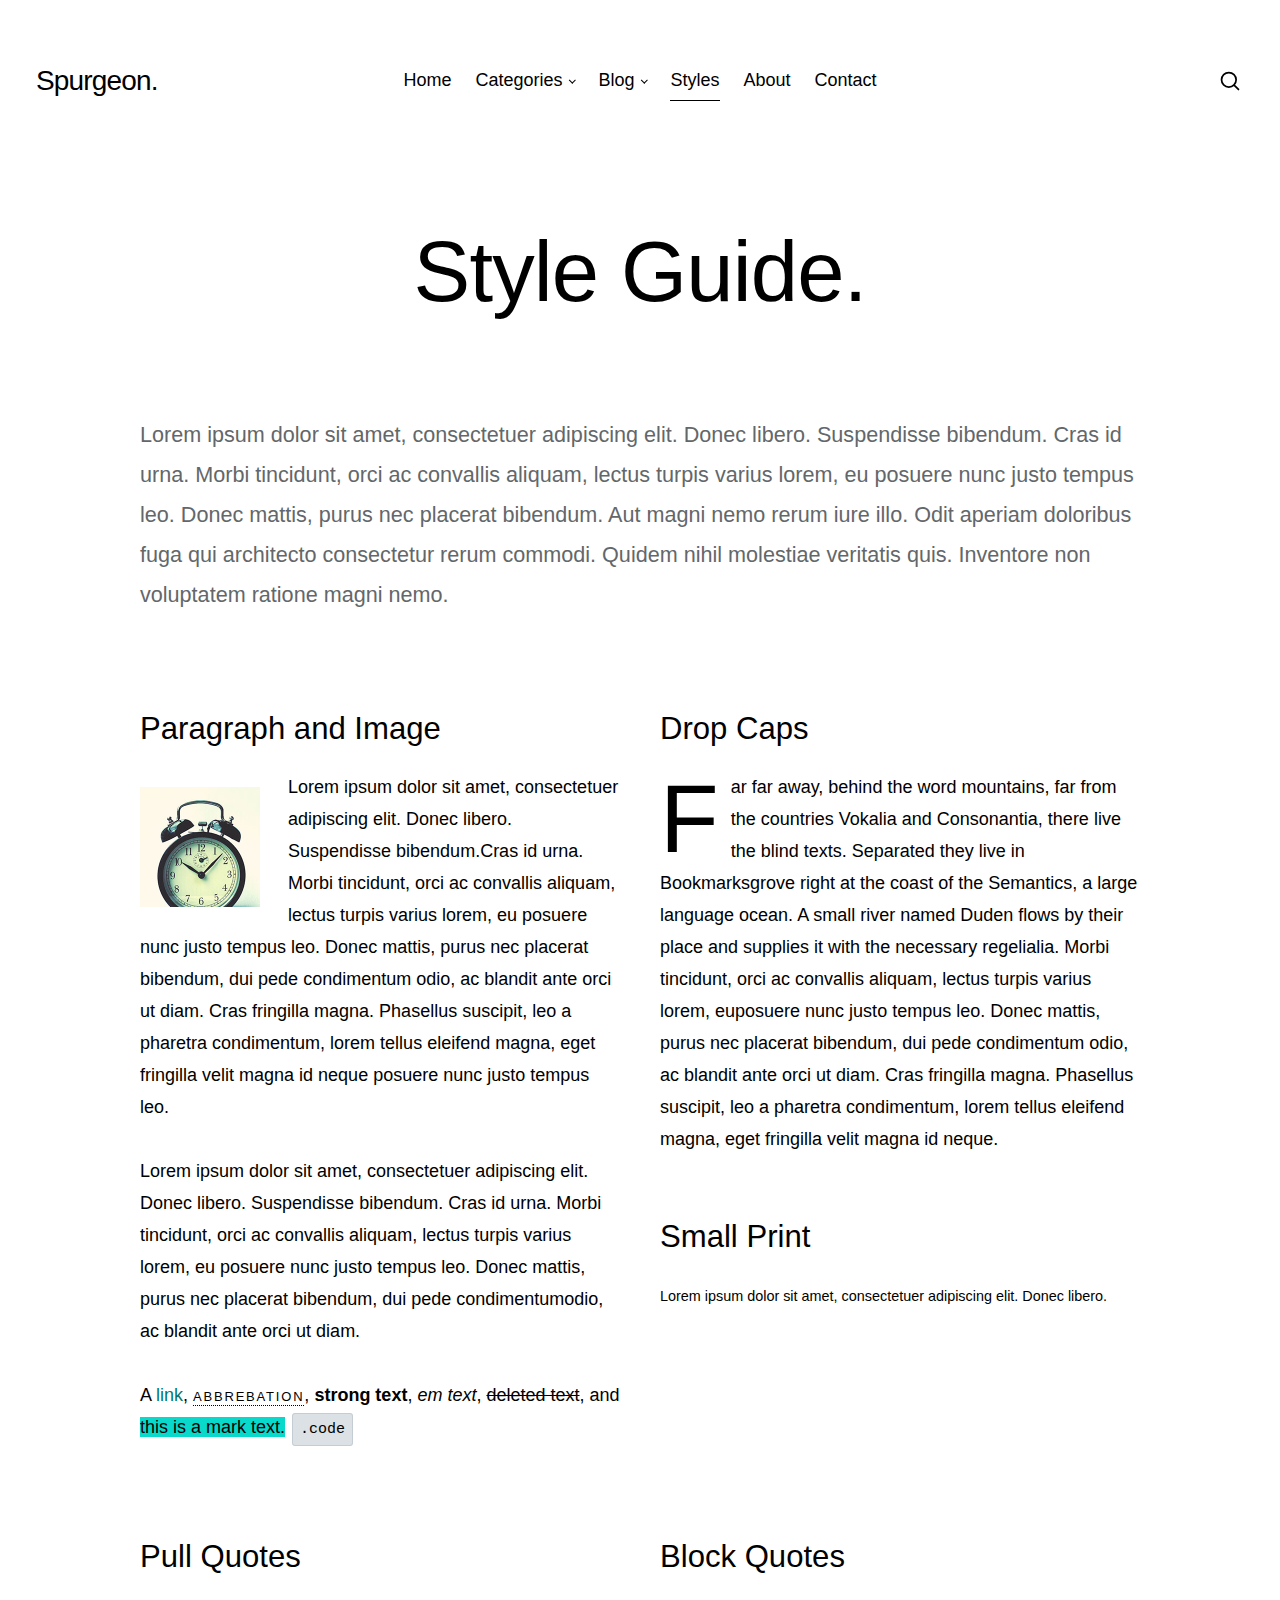
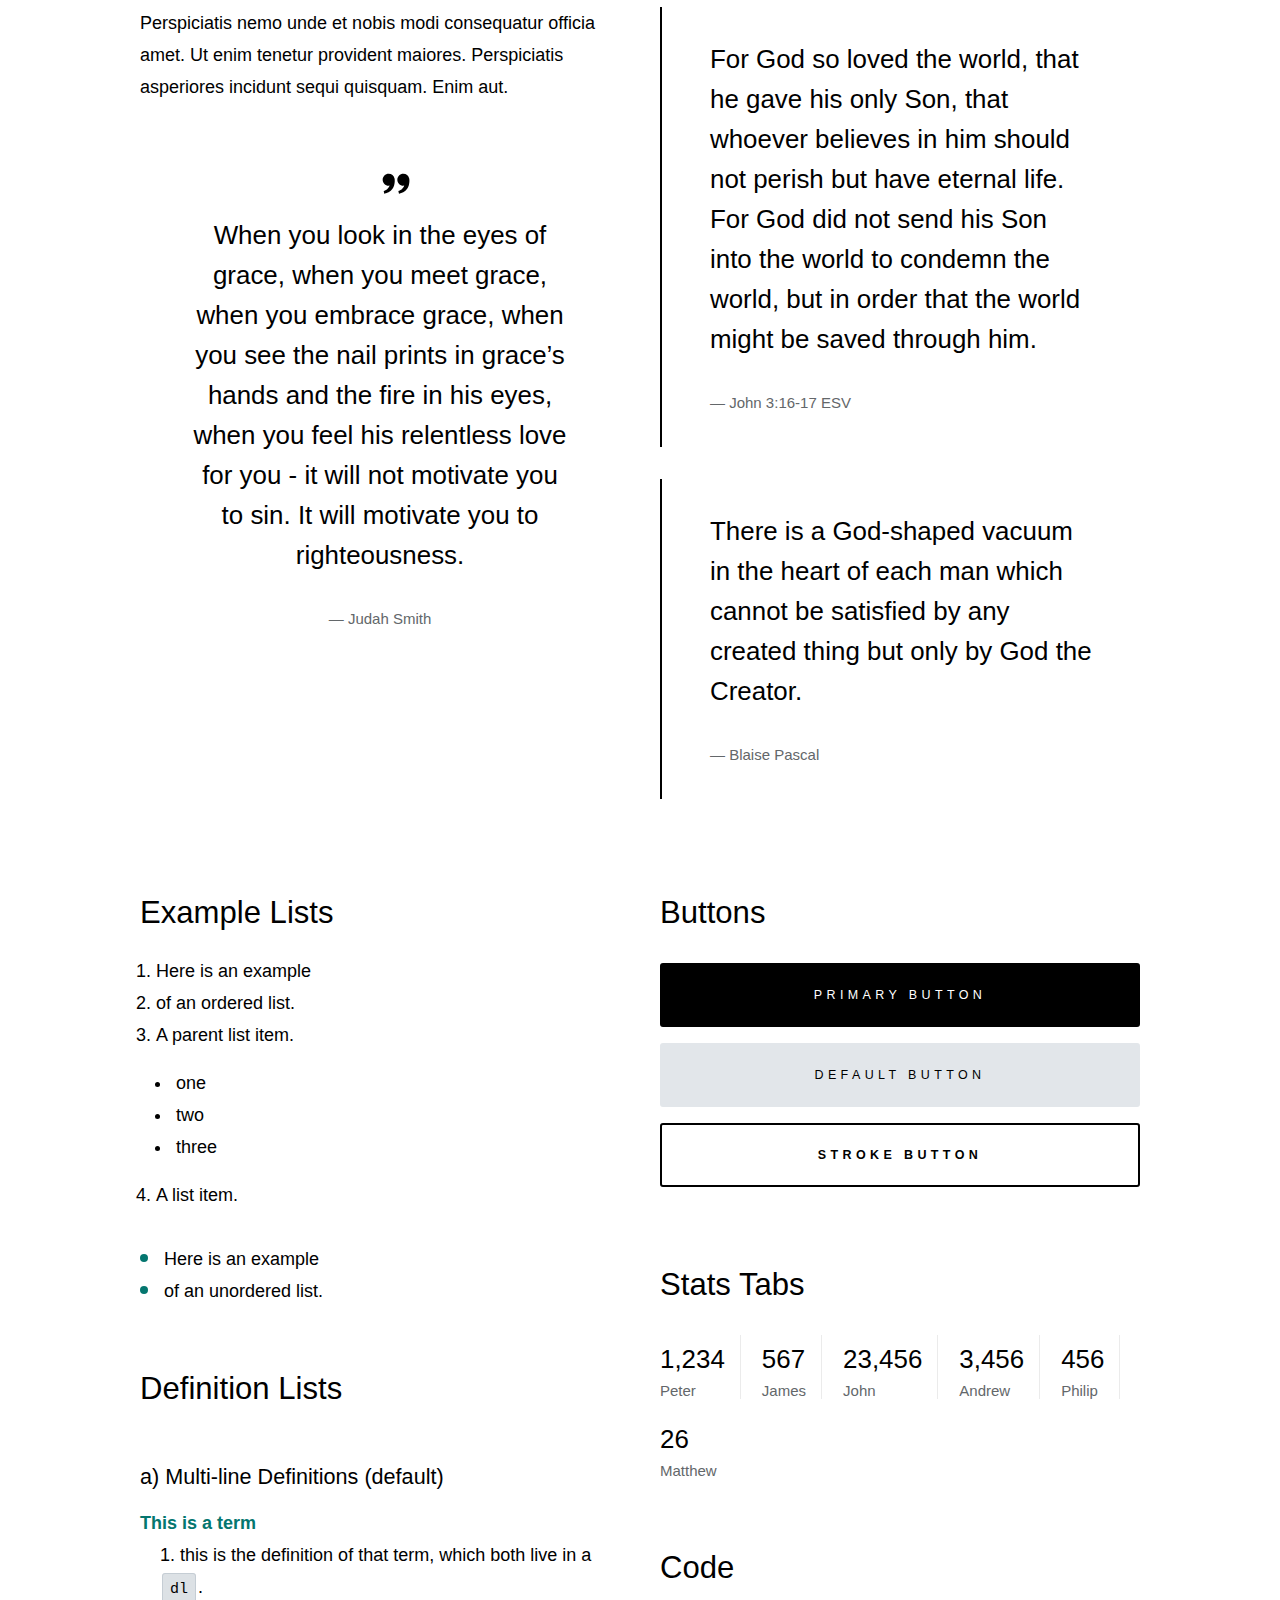
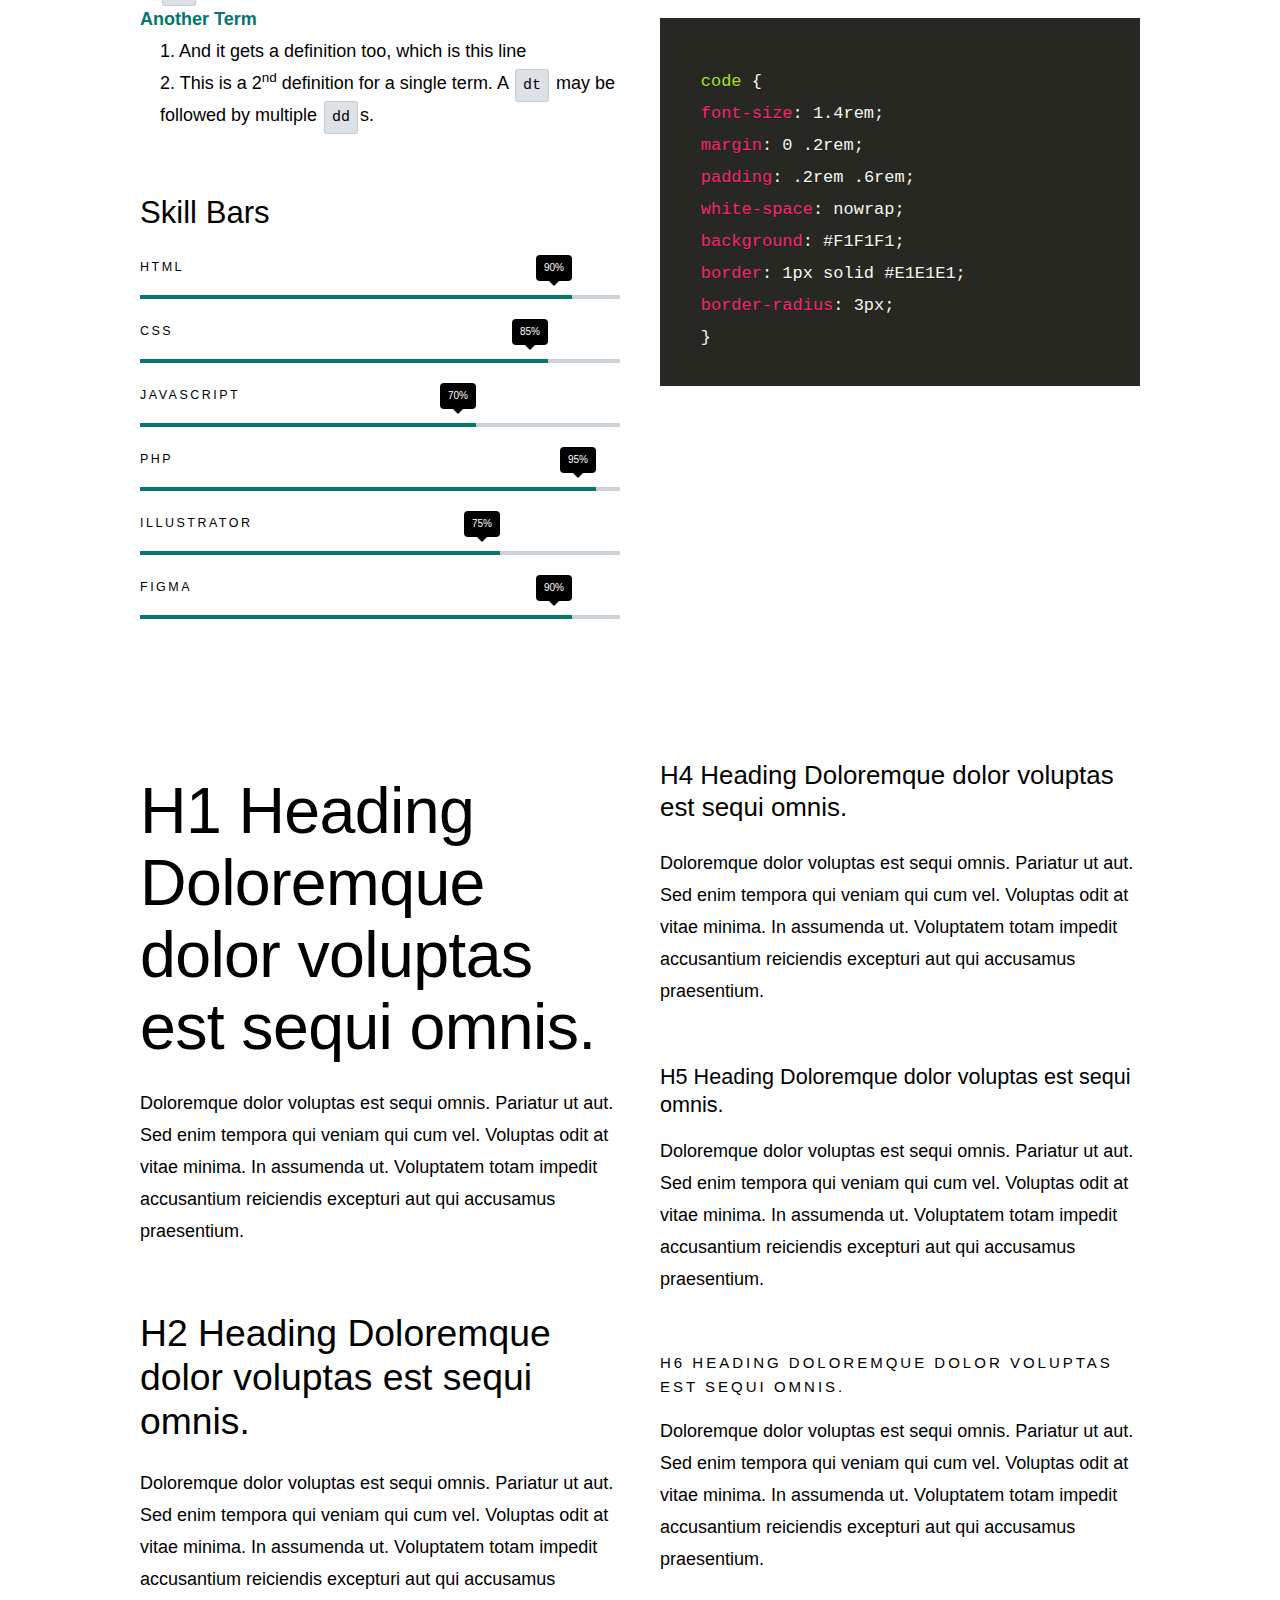
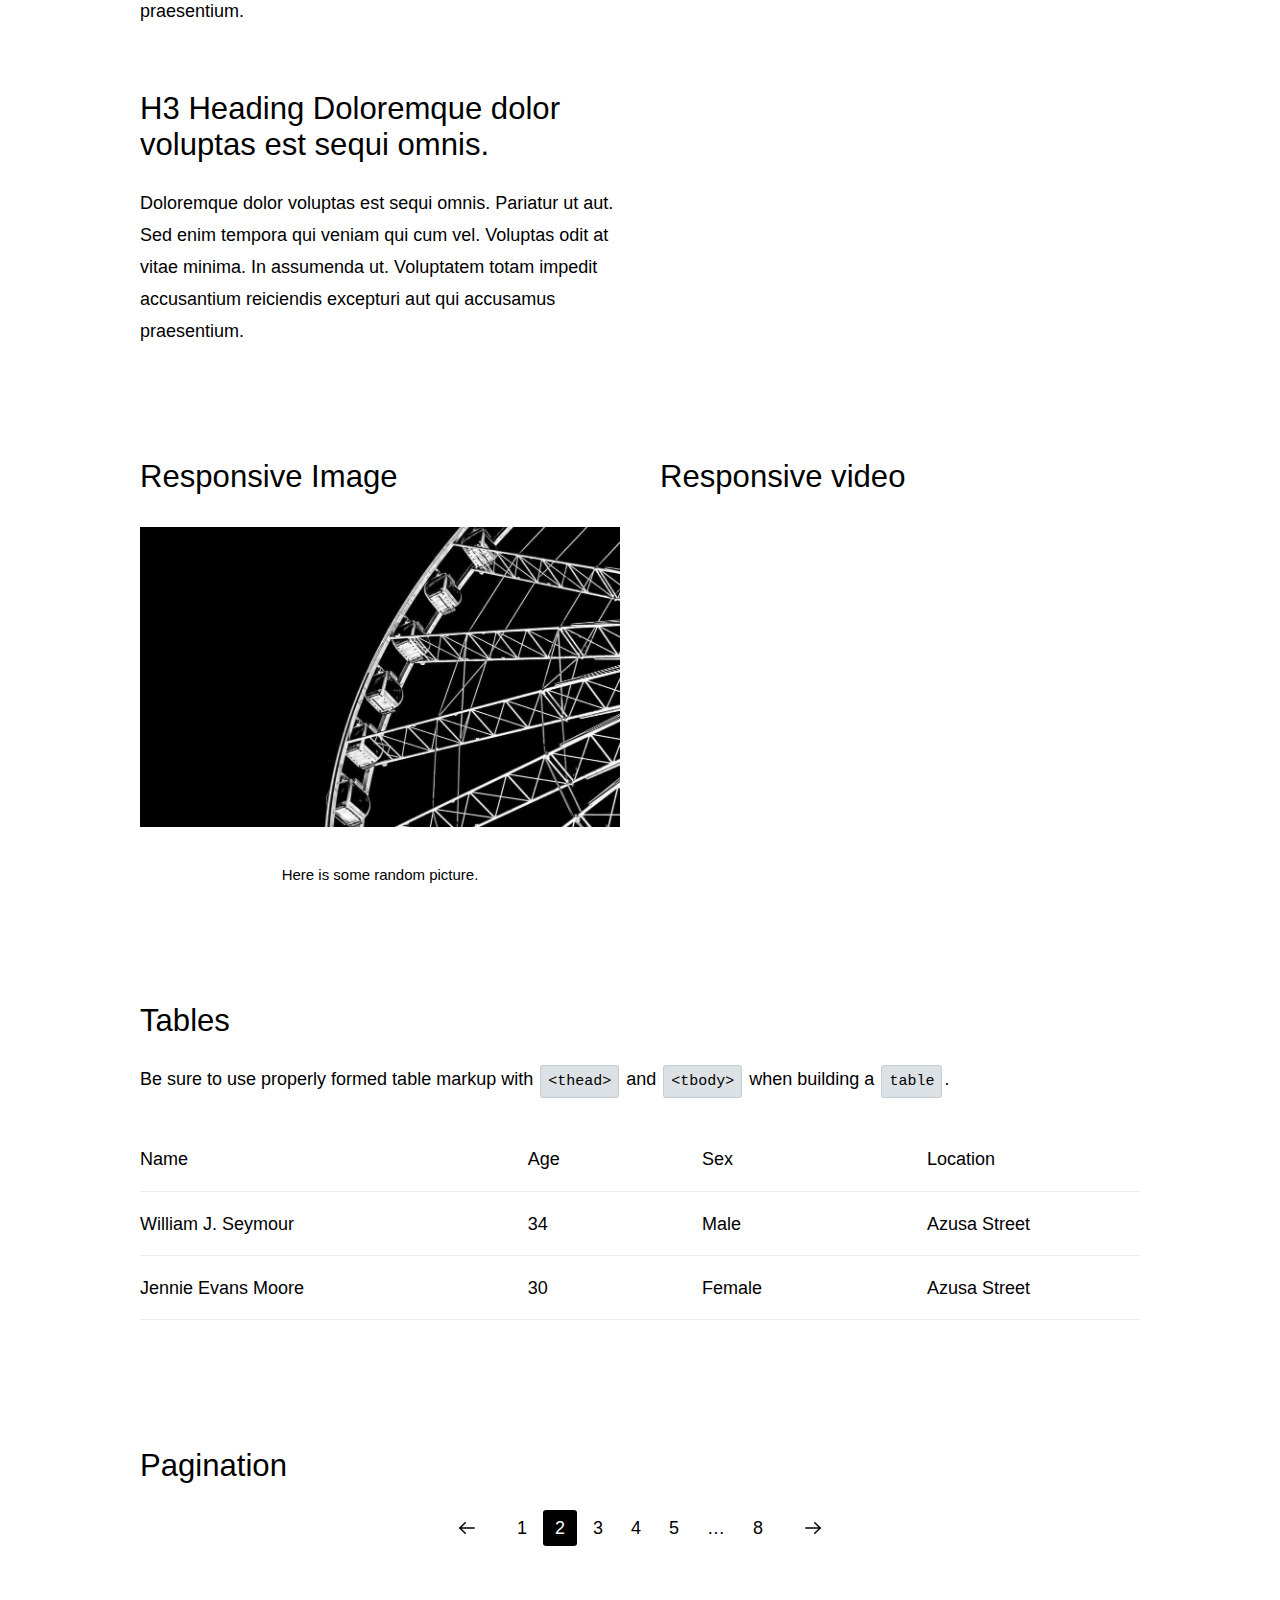
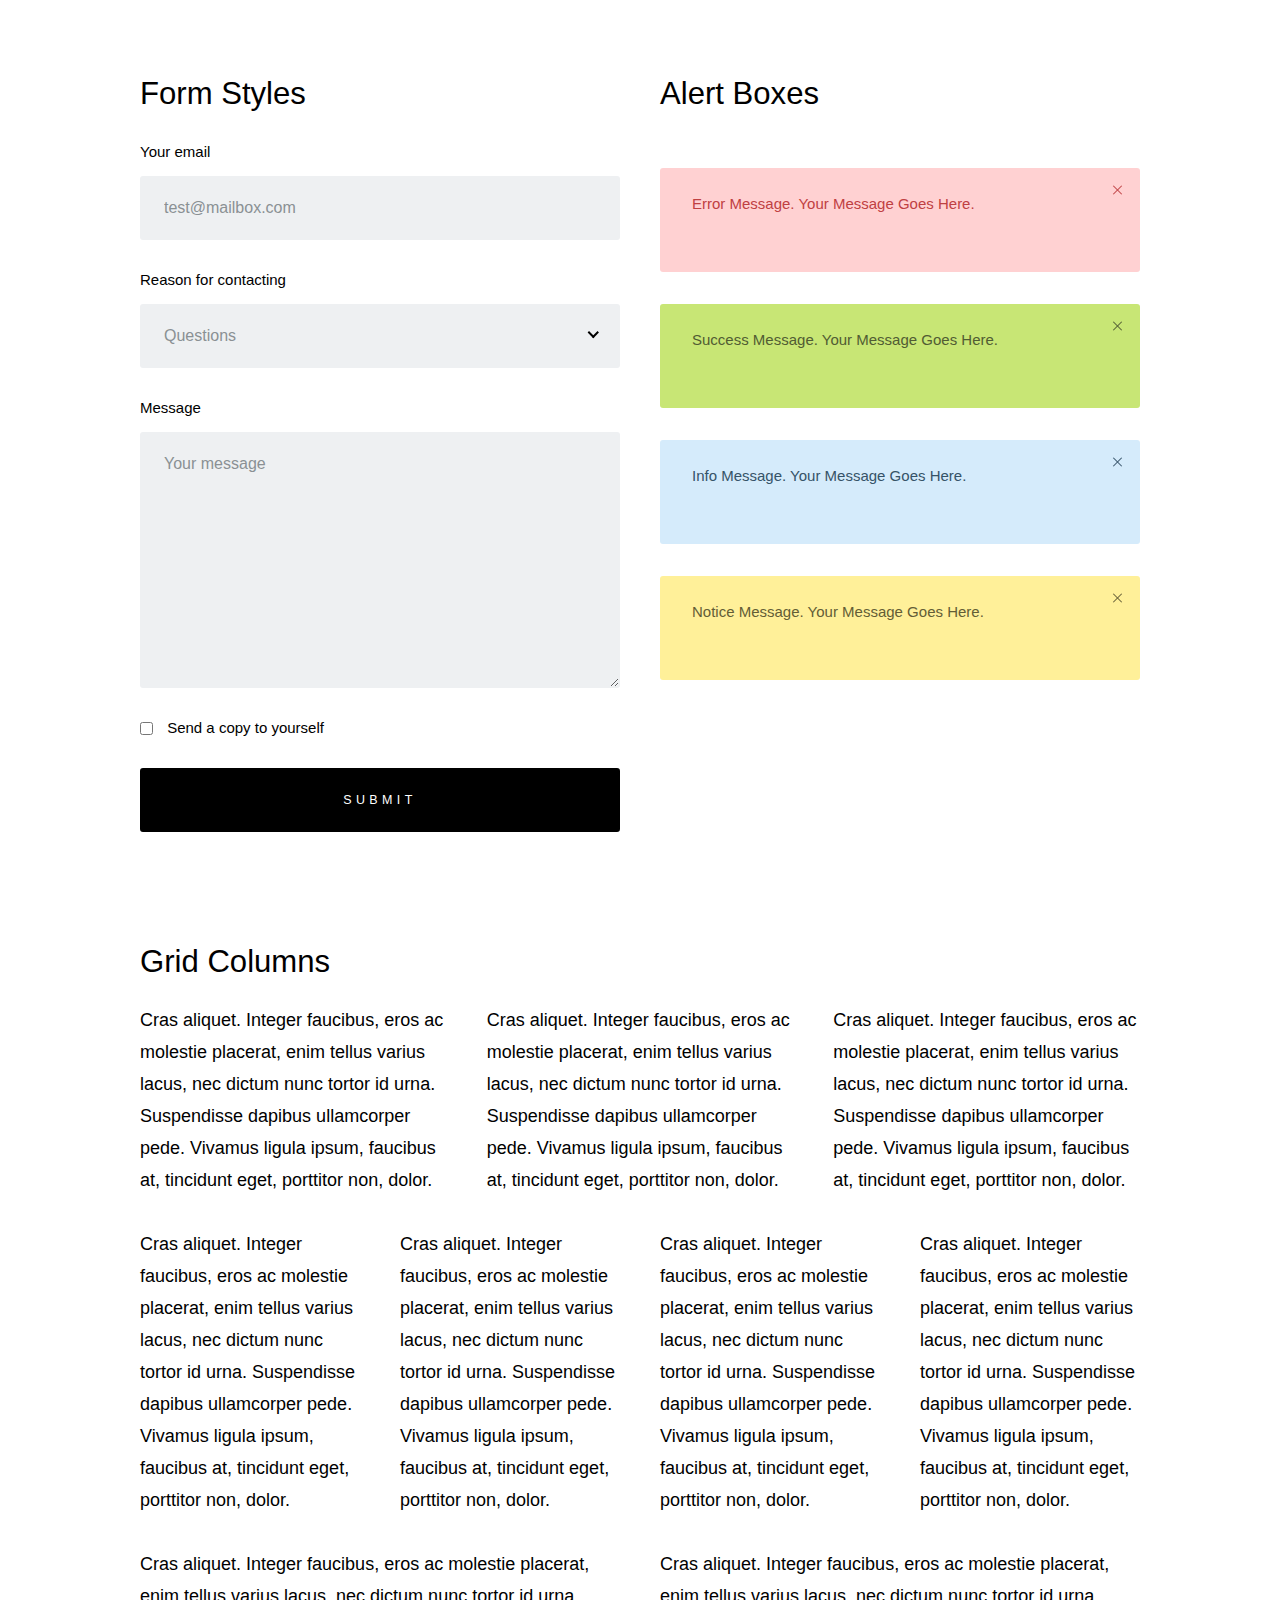
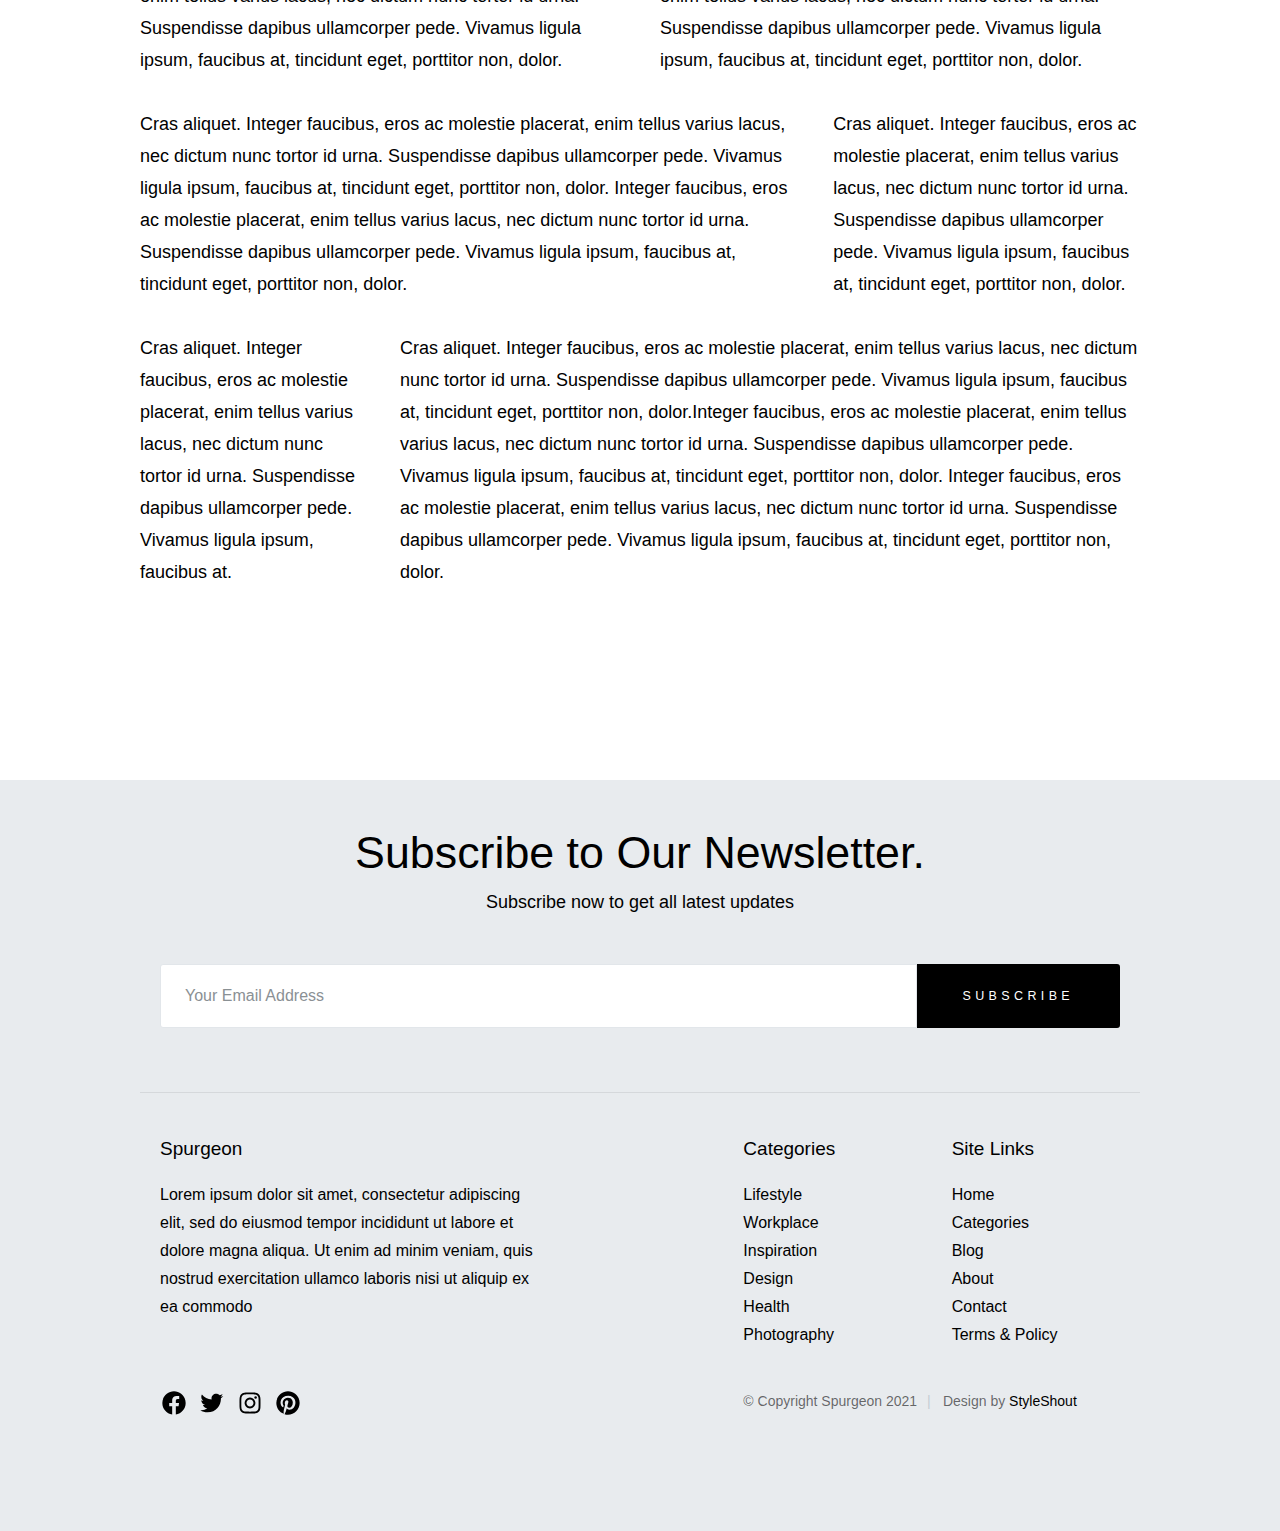
<file: styles.html>
<!DOCTYPE html>
<html lang="en" class="no-js" >
<head>

    <!--- basic page needs
    ================================================== -->
    <meta charset="utf-8">
    <meta name="viewport" content="width=device-width, initial-scale=1">
    <title>Style Guide - Spurgeon</title>

    <script>
        document.documentElement.classList.remove('no-js');
        document.documentElement.classList.add('js');
    </script>

    <!-- CSS
    ================================================== -->
    <link rel="stylesheet" href="css/vendor.css">
    <link rel="stylesheet" href="css/styles.css">

    <!-- favicons
    ================================================== -->
    <link rel="apple-touch-icon" sizes="180x180" href="apple-touch-icon.png">
    <link rel="icon" type="image/png" sizes="32x32" href="favicon-32x32.png">
    <link rel="icon" type="image/png" sizes="16x16" href="favicon-16x16.png">
    <link rel="manifest" href="site.webmanifest">

</head>

<body id="top">


    <!-- preloader
    ================================================== -->
    <div id="preloader">
        <div id="loader" class="dots-fade">
            <div></div>
            <div></div>
            <div></div>
        </div>
    </div>


    <!-- page wrap
    ================================================== -->
    <div id="page" class="s-pagewrap">


        <!-- # site header 
        ================================================== -->
        <header id="masthead" class="s-header">

            <div class="s-header__branding">
                <p class="site-title">
                    <a href="index.html" rel="home">Spurgeon.</a>
                </p>
            </div>

            <div class="row s-header__navigation">

                <nav class="s-header__nav-wrap">
    
                    <h3 class="s-header__nav-heading">Navigate to</h3>
    
                    <ul class="s-header__nav">
                        <li><a href="index.html" title="">Home</a></li>
                        <li class="has-children">
                            <a href="#0" title="" class="">Categories</a>
                            <ul class="sub-menu">
                                <li><a href="category.html">Design</a></li>
                                <li><a href="category.html">Lifestyle</a></li>
                                <li><a href="category.html">Inspiration</a></li>
                                <li><a href="category.html">Work</a></li>
                                <li><a href="category.html">Health</a></li>
                                <li><a href="category.html">Photography</a></li>
                            </ul>
                        </li>
                        <li class="has-children">
                            <a href="#0" title="" class="">Blog</a>
                            <ul class="sub-menu">
                                <li><a href="single-standard.html">Standard Post</a></li>
                                <li><a href="single-video.html">Video Post</a></li>
                                <li><a href="single-audio.html">Audio Post</a></li>
                            </ul>
                        </li>
                        <li class="current-menu-item"><a href="styles.html" title="">Styles</a></li>
                        <li><a href="about.html" title="">About</a></li>
                        <li><a href="contact.html" title="">Contact</a></li>
                    </ul> <!-- end s-header__nav -->

                </nav> <!-- end s-header__nav-wrap -->
    
            </div> <!-- end s-header__navigation -->

            <div class="s-header__search">

                <div class="s-header__search-inner">
                    <div class="row">
    
                        <form role="search" method="get" class="s-header__search-form" action="#">
                            <label>
                                <span class="u-screen-reader-text">Search for:</span>
                                <input type="search" class="s-header__search-field" placeholder="Search for..." value="" name="s" title="Search for:" autocomplete="off">
                            </label>
                            <input type="submit" class="s-header__search-submit" value="Search"> 
                        </form>
    
                        <a href="#0" title="Close Search" class="s-header__search-close">Close</a>
    
                    </div> <!-- end row -->
                </div> <!-- s-header__search-inner -->
    
            </div> <!-- end s-header__search -->

            <a class="s-header__menu-toggle" href="#0"><span>Menu</span></a>
            <a class="s-header__search-trigger" href="#">
                <svg width="24" height="24" fill="none" viewBox="0 0 24 24">
                    <path stroke="currentColor" stroke-linecap="round" stroke-linejoin="round" stroke-width="1.5" d="M19.25 19.25L15.5 15.5M4.75 11C4.75 7.54822 7.54822 4.75 11 4.75C14.4518 4.75 17.25 7.54822 17.25 11C17.25 14.4518 14.4518 17.25 11 17.25C7.54822 17.25 4.75 14.4518 4.75 11Z"></path>
                </svg>
            </a>

        </header> <!-- end s-header -->


        <!-- # site-content
        ================================================== -->
        <div id="content" class="s-content s-content--page">

                <div class="row entry-wrap">
                    <div class="column lg-12">

                        <article class="entry">

                            <header class="entry__header entry__header--narrower">
    
                                <h1 class="entry__title">
                                    Style Guide.
                                </h1>
    
                            </header>

                            <div class="row">
                                <div class="column lg-12">
                                    <p class="lead">
                                    Lorem ipsum dolor sit amet, consectetuer adipiscing elit. Donec libero. Suspendisse bibendum. Cras id urna. 
                                    Morbi tincidunt, orci ac convallis aliquam, lectus turpis varius lorem, eu posuere nunc justo tempus leo. 
                                    Donec mattis, purus nec placerat bibendum. Aut magni nemo rerum iure illo. Odit aperiam doloribus fuga qui architecto 
                                    consectetur rerum commodi. Quidem nihil molestiae veritatis quis. Inventore non voluptatem ratione magni nemo.
                                    </p>
                                </div>
                            </div> <!-- end row -->

                            <div class="row">

                                <div class="column lg-6 tab-12">
                
                                    <h3>Paragraph and Image</h3>
                
                                    <p><a href="#"><img width="120" height="120" class="u-pull-left" alt="sample-image" src="images/sample-image.jpg"></a>
                                    Lorem ipsum dolor sit amet, consectetuer adipiscing elit. Donec libero. Suspendisse bibendum.Cras id urna. Morbi 
                                    tincidunt, orci ac convallis aliquam, lectus turpis varius lorem, eu posuere nunc justo tempus leo. Donec mattis, 
                                    purus nec placerat bibendum, dui pede condimentum odio, ac blandit ante orci ut diam. Cras fringilla magna. 
                                    Phasellus suscipit, leo a pharetra condimentum, lorem tellus eleifend magna, eget fringilla velit magna id 
                                    neque posuere nunc justo tempus leo. </p>
                
                                    <p>
                                    Lorem ipsum dolor sit amet, consectetuer adipiscing elit. Donec libero. Suspendisse bibendum. Cras id urna. 
                                    Morbi tincidunt, orci ac convallis aliquam, lectus turpis varius lorem, eu posuere nunc justo tempus leo. 
                                    Donec mattis, purus nec placerat bibendum, dui pede condimentumodio, ac blandit ante orci ut diam.	
                                    </p>
                
                                    <p>A <a href="#">link</a>,
                                    <abbr title="this really isn't a very good description">abbrebation</abbr>,
                                    <strong>strong text</strong>,
                                    <em>em text</em>,
                                    <del>deleted text</del>, and
                                    <mark>this is a mark text.</mark>
                                    <code>.code</code>
                                    </p>
                
                                </div>
                
                                <div class="column lg-6 tab-12">
                
                                    <h3>Drop Caps</h3>
                
                                    <p class="drop-cap">Far far away, behind the word mountains, far from the countries Vokalia and Consonantia,
                                    there live the blind texts. Separated they live in Bookmarksgrove right at the coast of the
                                    Semantics, a large language ocean. A small river named Duden flows by their place and supplies it with the 
                                    necessary regelialia. Morbi tincidunt, orci ac convallis aliquam, lectus turpis varius lorem, 
                                    euposuere nunc justo tempus leo. Donec mattis, purus nec placerat bibendum, dui pede condimentum odio, 
                                    ac blandit ante orci ut diam. Cras fringilla magna. Phasellus suscipit, leo a pharetra condimentum, 
                                    lorem tellus eleifend magna, eget fringilla velit magna id neque.
                                    </p>
                
                                    <h3>Small Print</h3>
                
                                    <p><small>Lorem ipsum dolor sit amet, consectetuer adipiscing elit. Donec libero.</small></p>
                
                                </div>
                
                            </div> <!-- end row -->
                
                            <div class="row">
                
                                <div class="column lg-6 tab-12">
                
                                    <h3 class="u-add-bottom">Pull Quotes</h3>
                
                                    <p>
                                    Perspiciatis nemo unde et nobis modi consequatur officia amet. Ut enim 
                                    tenetur provident maiores. Perspiciatis asperiores incidunt sequi 
                                    quisquam. Enim aut. 
                                    </p>
                
                                    <figure class="pull-quote">
                                        <blockquote>
                                            <p>
                                            When you look in the eyes of grace, when you meet grace, 
                                            when you embrace grace, when you see the nail prints in 
                                            grace’s hands and the fire in his eyes, when you feel his 
                                            relentless love for you - it will not motivate you to sin. 
                                            It will motivate you to righteousness.
                                            </p>
                
                                            <footer>
                                                <cite>Judah Smith</cite>
                                            </footer>
                                        </blockquote>
                                    </figure>
                
                                </div>
                
                                <div class="column lg-6 tab-12">
                
                                    <h3 class="u-add-bottom">Block Quotes</h3>
                
                                    <blockquote cite="http://where-i-got-my-info-from.com">
                                        <p>
                                        For God so loved the world, that he gave his only Son, that whoever believes in 
                                        him should not perish but have eternal life. For God did not send his Son into 
                                        the world to condemn the world, but in order that the world might be 
                                        saved through him.
                                        </p>
                
                                        <footer>
                                            <cite>
                                                <a href="#0">John 3:16-17 ESV</a>
                                            </cite>
                                        </footer>
                
                                    </blockquote>
                
                                    <blockquote>
                                        <p>There is a God-shaped vacuum in the heart of each man which cannot be satisfied 
                                        by any created thing but only by God the Creator.</p>
                
                                        <footer>
                                            <cite>Blaise Pascal</cite>
                                        </footer>
                
                                    </blockquote>
                
                                </div>
                
                            </div> <!-- end row -->
                
                            <div class="row u-add-half-bottom">
                
                                <div class="column lg-6 tab-12">
                
                                    <h3>Example Lists</h3>
                
                                    <ol>
                                        <li>Here is an example</li>
                                        <li>of an ordered list.</li>
                                        <li>A parent list item.
                                            <ul>
                                                <li>one</li>
                                                <li>two</li>
                                                <li>three</li>
                                            </ul>
                                            </li>
                                            <li>A list item.</li>
                                        </ol>
                
                                    <ul class="disc">
                                        <li>Here is an example</li>
                                        <li>of an unordered list.</li>
                                    </ul>
                
                                    <h3>Definition Lists</h3>
                
                                    <h5>a) Multi-line Definitions (default) </h5>
                
                                    <dl class="dictionary-style">
                                        <dt><strong>This is a term</strong></dt>
                                            <dd>this is the definition of that term, which both live in a <code>dl</code>.</dd>
                                        <dt><strong>Another Term</strong></dt>
                                            <dd>And it gets a definition too, which is this line</dd>
                                            <dd>This is a 2<sup>nd</sup> definition for a single term. A <code>dt</code> may be followed by multiple <code>dd</code>s.</dd>
                                    </dl>
                
                                    <h3 class="u-add-bottom">Skill Bars</h3>
                
                                    <ul class="skill-bars">
                                        <li>
                                        <div class="progress percent90"><span>90%</span></div>
                                        <strong>HTML</strong>
                                        </li>
                                        <li>
                                        <div class="progress percent85"><span>85%</span></div>
                                        <strong>CSS</strong>
                                        </li>
                                        <li>
                                        <div class="progress percent70"><span>70%</span></div>
                                        <strong>Javascript</strong>
                                        </li>
                                        <li>
                                        <div class="progress percent95"><span>95%</span></div>
                                        <strong>PHP</strong>
                                        </li>
                                        <li>
                                        <div class="progress percent75"><span>75%</span></div>
                                        <strong>Illustrator</strong>
                                        </li>
                                        <li>
                                        <div class="progress percent90"><span>90%</span></div>
                                        <strong>Figma</strong>
                                        </li>
                                    </ul>
                
                                </div>
                
                                <div class="column lg-6 tab-12">
                
                                    <h3 class="u-add-bottom">Buttons</h3>
                
                                    <p>
                                        <a class="btn btn--primary u-fullwidth" href="#0">Primary Button</a>
                                        <a class="btn u-fullwidth" href="#0">Default Button</a>
                                        <a class="btn btn--stroke u-fullwidth" href="#0">Stroke Button</a>
                                    </p>
                
                                    <h3>Stats Tabs</h3>
                
                                    <ul class="stats-tabs">
                                        <li><a href="#0">1,234 <em>Peter</em></a></li>
                                        <li><a href="#0">567 <em>James</em></a></li>
                                        <li><a href="#0">23,456 <em>John</em></a></li>
                                        <li><a href="#0">3,456 <em>Andrew</em></a></li>
                                        <li><a href="#0">456 <em>Philip</em></a></li>
                                        <li><a href="#0">26 <em>Matthew</em></a></li>
                                    </ul>
                
                                    <h3 class="u-add-bottom">Code</h3>
                
<pre><code class="language-css">
    code {
    font-size: 1.4rem;
    margin: 0 .2rem;
    padding: .2rem .6rem;
    white-space: nowrap;
    background: #F1F1F1;
    border: 1px solid #E1E1E1;	
    border-radius: 3px;
    }
</code></pre>
                
                                </div>
                
                            </div> <!-- end row -->
                
                            <div class="row u-add-half-bottom">
                
                                <div class="column lg-6 tab-12">
                                        
                                    <h1>H1 Heading Doloremque dolor voluptas est sequi omnis.</h1>
                                    <p>Doloremque dolor voluptas est sequi omnis. Pariatur ut aut. Sed enim tempora qui veniam qui cum vel. 
                                    Voluptas odit at vitae minima. In assumenda ut. Voluptatem totam impedit accusantium reiciendis excepturi aut qui accusamus praesentium.</p>
                
                                    <h2>H2 Heading Doloremque dolor voluptas est sequi omnis.</h2>
                                    <p>Doloremque dolor voluptas est sequi omnis. Pariatur ut aut. Sed enim tempora qui veniam qui cum vel. 
                                    Voluptas odit at vitae minima. In assumenda ut. Voluptatem totam impedit accusantium reiciendis excepturi aut qui accusamus praesentium.</p>
                
                                    <h3>H3 Heading Doloremque dolor voluptas est sequi omnis.</h3>
                                    <p>Doloremque dolor voluptas est sequi omnis. Pariatur ut aut. Sed enim tempora qui veniam qui cum vel. 
                                    Voluptas odit at vitae minima. In assumenda ut. Voluptatem totam impedit accusantium reiciendis excepturi aut qui accusamus praesentium.</p>
                
                                    
                                </div>
                
                                <div class="column lg-6 tab-12">
                                    <h4>H4 Heading Doloremque dolor voluptas est sequi omnis.</h4>
                                    <p>Doloremque dolor voluptas est sequi omnis. Pariatur ut aut. Sed enim tempora qui veniam qui cum vel. 
                                    Voluptas odit at vitae minima. In assumenda ut. Voluptatem totam impedit accusantium reiciendis excepturi aut qui accusamus praesentium.</p>
                
                                    <h5>H5 Heading Doloremque dolor voluptas est sequi omnis.</h5>
                                    <p>Doloremque dolor voluptas est sequi omnis. Pariatur ut aut. Sed enim tempora qui veniam qui cum vel. 
                                    Voluptas odit at vitae minima. In assumenda ut. Voluptatem totam impedit accusantium reiciendis excepturi aut qui accusamus praesentium.</p>
                
                                    <h6>H6 Heading Doloremque dolor voluptas est sequi omnis.</h6>
                                    <p>Doloremque dolor voluptas est sequi omnis. Pariatur ut aut. Sed enim tempora qui veniam qui cum vel. 
                                    Voluptas odit at vitae minima. In assumenda ut. Voluptatem totam impedit accusantium reiciendis excepturi aut qui accusamus praesentium.</p>
                        
                                    
                                </div>
                
                            </div> <!-- end row -->
                
                            <div class="row u-add-half-bottom">
                
                                <div class="column lg-6 tab-12">
                
                                    <h3 class="u-add-bottom">Responsive Image</h3>
                
                                    <figure>
                                        <img src="images/wheel-500.jpg" 
                                             srcset="images/wheel-1000.jpg 1000w, 
                                                     images/wheel-500.jpg 500w" 
                                             sizes="(max-width: 1000px) 100vw, 1000px" alt="">
                
                                        <figcaption>
                                            Here is some random picture.
                                        </figcaption>
                                    </figure>
                
                                </div>
                
                                <div class="column lg-6 tab-12">
                
                                    <h3 class="u-add-bottom">Responsive video</h3>
                
                                    <div class="video-container">
                                    <iframe src="https://player.vimeo.com/video/14592941?color=00a650&title=0&byline=0&portrait=0" width="500" height="281" frameborder="0" webkitallowfullscreen mozallowfullscreen allowfullscreen></iframe> 
                                    </div>
                
                                </div>
                                
                            </div> <!-- end row -->
                
                            <div class="row u-add-bottom">
                
                                <div class="column lg-12">
                
                                    <h3>Tables</h3>
                                    <p>Be sure to use properly formed table markup with <code>&lt;thead&gt;</code> and <code>&lt;tbody&gt;</code> when building a <code>table</code>.</p>
                
                                    <div class="table-responsive">
                
                                        <table>
                                                <thead>
                                                <tr>
                                                    <th>Name</th>
                                                    <th>Age</th>
                                                    <th>Sex</th>
                                                    <th>Location</th>
                                                </tr>
                                                </thead>
                                                <tbody>
                                                <tr>
                                                    <td>William J. Seymour</td>
                                                    <td>34</td>
                                                    <td>Male</td>
                                                    <td>Azusa Street</td>
                                                </tr>
                                                <tr>
                                                    <td>Jennie Evans Moore</td>
                                                    <td>30</td>
                                                    <td>Female</td>
                                                    <td>Azusa Street</td>
                                                </tr>
                                                </tbody>
                                        </table>
                
                                    </div>
                
                                </div>
                                
                            </div> <!-- end row -->
                
                            <div class="row">
                
                                <div class="column lg-12">
                                    <h3>Pagination</h3>
                
                                    <nav class="pgn">
                                        <ul>
                                            <li>
                                                <a class="pgn__prev" href="#0">
                                                    <svg width="24" height="24" fill="none" viewBox="0 0 24 24">
                                                        <path stroke="currentColor" stroke-linecap="round" stroke-linejoin="round" stroke-width="1.5" d="M10.25 6.75L4.75 12L10.25 17.25"></path>
                                                        <path stroke="currentColor" stroke-linecap="round" stroke-linejoin="round" stroke-width="1.5" d="M19.25 12H5"></path>
                                                    </svg>
                                                </a>
                                            </li>
                                            <li><a class="pgn__num" href="#0">1</a></li>
                                            <li><span class="pgn__num current">2</span></li>
                                            <li><a class="pgn__num" href="#0">3</a></li>
                                            <li><a class="pgn__num" href="#0">4</a></li>
                                            <li><a class="pgn__num" href="#0">5</a></li>
                                            <li><span class="pgn__num dots">…</span></li>
                                            <li><a class="pgn__num" href="#0">8</a></li>
                                            <li>
                                                <a class="pgn__next" href="#0">
                                                    <svg width="24" height="24" fill="none" viewBox="0 0 24 24">
                                                        <path stroke="currentColor" stroke-linecap="round" stroke-linejoin="round" stroke-width="1.5" d="M13.75 6.75L19.25 12L13.75 17.25"></path>
                                                        <path stroke="currentColor" stroke-linecap="round" stroke-linejoin="round" stroke-width="1.5" d="M19 12H4.75"></path>
                                                    </svg>
                                                </a>
                                            </li>
                                        </ul>
                                    </nav> <!-- end pgn -->
                                </div>
                
                            </div> <!-- end row -->
                
                            <div class="row">
                
                                <div class="column lg-6 tab-12">
                
                                    <h3 class="u-add-bottom">Form Styles</h3>
                
                                    <form>
                                        <div>
                                            <label for="sampleInput">Your email</label>
                                            <input class="u-fullwidth" type="email" placeholder="test@mailbox.com" id="sampleInput">
                                        </div>
                                        <div>
                                            <label for="sampleRecipientInput">Reason for contacting</label>
                                            <div class="ss-custom-select">
                                                <select class="u-fullwidth" id="sampleRecipientInput">
                                                    <option value="Option 1">Questions</option>
                                                    <option value="Option 2">Report</option>
                                                    <option value="Option 3">Others</option>
                                                </select>
                                            </div>
                                        </div>
                                        
                                        <label for="exampleMessage">Message</label>
                                        <textarea class="u-fullwidth" placeholder="Your message" id="exampleMessage"></textarea>
                
                                        <label class="u-add-bottom">
                                            <input type="checkbox">
                                            <span class="label-text">Send a copy to yourself</span>
                                        </label>
                                    
                                        <input class="btn--primary u-fullwidth" type="submit" value="Submit">
                                    </form>
                
                                </div>
                
                                <div class="column lg-6 tab-12">
                
                                    <h3>Alert Boxes</h3>
                
                                    <br>
                                    
                                    <div class="alert-box alert-box--error">
                                        <p>Error Message. Your Message Goes Here.</p>
                                        <span class="alert-box__close"></span>
                                    </div><!-- end error -->
                                            
                                    <div class="alert-box alert-box--success">
                                        <p>Success Message. Your Message Goes Here.</p>
                                        <span class="alert-box__close"></span>
                                    </div><!-- end success -->
                                            
                                    <div class="alert-box alert-box--info">
                                        <p>Info Message. Your Message Goes Here.</p>
                                        <span class="alert-box__close"></span>
                                    </div><!-- end info -->
                                            
                                    <div class="alert-box alert-box--notice">
                                        <p>Notice Message. Your Message Goes Here.</p>
                                        <span class="alert-box__close"></span>
                                    </div><!-- end notice -->
                                
                                </div>
                
                            </div> <!-- end row -->

                            <div class="row">

                                <div class="lg-12 column">
                                    <h3>Grid Columns</h3>
                                </div>
                    
                            </div> <!-- end row -->
                    
                            <!--<h4>1/3 Columns</h4>  -->
                    
                            <div class="row">
                    
                                <div class="lg-4 mob-12 column">
                                    <p>
                                    Cras aliquet. Integer faucibus, eros ac molestie placerat, enim tellus varius lacus,
                                    nec dictum nunc tortor id urna. Suspendisse dapibus ullamcorper pede. Vivamus ligula ipsum,
                                    faucibus at, tincidunt eget, porttitor non, dolor. 
                                    </p>
                                </div>
                    
                                <div class="lg-4 mob-12 column">
                                    <p>
                                    Cras aliquet. Integer faucibus, eros ac molestie placerat, enim tellus varius lacus,
                                    nec dictum nunc tortor id urna. Suspendisse dapibus ullamcorper pede. Vivamus ligula ipsum,
                                    faucibus at, tincidunt eget, porttitor non, dolor. 
                                    </p>
                                </div>
                    
                                <div class="lg-4 mob-12 column">
                                    <p>
                                    Cras aliquet. Integer faucibus, eros ac molestie placerat, enim tellus varius lacus,
                                    nec dictum nunc tortor id urna. Suspendisse dapibus ullamcorper pede. Vivamus ligula ipsum,
                                    faucibus at, tincidunt eget, porttitor non, dolor. 
                                    </p>
                                </div>
                    
                            </div>  <!-- end row -->
                    
                            <!--<h4>1/4 Columns</h4>  -->
                    
                            <div class="row">
                    
                                <div class="lg-3 tab-6 mob-12 column">
                                    <p>
                                    Cras aliquet. Integer faucibus, eros ac molestie placerat, enim tellus varius lacus,
                                    nec dictum nunc tortor id urna. Suspendisse dapibus ullamcorper pede. Vivamus ligula ipsum,
                                    faucibus at, tincidunt eget, porttitor non, dolor. 
                                    </p>
                                </div>
                    
                                <div class="lg-3 tab-6 mob-12 column">
                                    <p>
                                    Cras aliquet. Integer faucibus, eros ac molestie placerat, enim tellus varius lacus,
                                    nec dictum nunc tortor id urna. Suspendisse dapibus ullamcorper pede. Vivamus ligula ipsum,
                                    faucibus at, tincidunt eget, porttitor non, dolor. 
                                    </p>
                                </div>
                    
                                <div class="lg-3 tab-6 mob-12 column">
                                    <p>
                                    Cras aliquet. Integer faucibus, eros ac molestie placerat, enim tellus varius lacus,
                                    nec dictum nunc tortor id urna. Suspendisse dapibus ullamcorper pede. Vivamus ligula ipsum,
                                    faucibus at, tincidunt eget, porttitor non, dolor. 
                                    </p>
                                </div>
                    
                                <div class="lg-3 tab-6 mob-12 column">
                                    <p>
                                    Cras aliquet. Integer faucibus, eros ac molestie placerat, enim tellus varius lacus,
                                    nec dictum nunc tortor id urna. Suspendisse dapibus ullamcorper pede. Vivamus ligula ipsum,
                                    faucibus at, tincidunt eget, porttitor non, dolor. 
                                    </p>
                                </div>
                    
                            </div>  <!-- end row -->
                    
                            <!--<h4>1/2 Columns</h4>  -->
                    
                            <div class="row">
                    
                                <div class="lg-6 mob-12 column">
                                    <p>
                                    Cras aliquet. Integer faucibus, eros ac molestie placerat, enim tellus varius lacus,
                                    nec dictum nunc tortor id urna. Suspendisse dapibus ullamcorper pede. Vivamus ligula ipsum,
                                    faucibus at, tincidunt eget, porttitor non, dolor. 
                                    </p>
                                </div>
                    
                                <div class="lg-6 mob-12 column">
                                    <p>
                                    Cras aliquet. Integer faucibus, eros ac molestie placerat, enim tellus varius lacus,
                                    nec dictum nunc tortor id urna. Suspendisse dapibus ullamcorper pede. Vivamus ligula ipsum,
                                    faucibus at, tincidunt eget, porttitor non, dolor. 
                                    </p>
                                </div>
                    
                            </div> <!-- end row -->
                    
                            <!--<h4>2/3 Columns</h4>  -->
                    
                            <div class="row">
                    
                                <div class="lg-8 tab-7 mob-12 column">
                                    <p>
                                    Cras aliquet. Integer faucibus, eros ac molestie placerat, enim tellus varius lacus,
                                    nec dictum nunc tortor id urna. Suspendisse dapibus ullamcorper pede. Vivamus ligula ipsum,
                                    faucibus at, tincidunt eget, porttitor non, dolor. Integer faucibus, eros ac molestie placerat, enim tellus varius lacus,
                                    nec dictum nunc tortor id urna. Suspendisse dapibus ullamcorper pede. Vivamus ligula ipsum,
                                    faucibus at, tincidunt eget, porttitor non, dolor.
                                    </p>
                                </div>
                    
                                <div class="lg-4 tab-5 mob-12 column">
                                    <p>
                                    Cras aliquet. Integer faucibus, eros ac molestie placerat, enim tellus varius lacus,
                                    nec dictum nunc tortor id urna. Suspendisse dapibus ullamcorper pede. Vivamus ligula ipsum,
                                    faucibus at, tincidunt eget, porttitor non, dolor. 
                                    </p>
                                </div>
                    
                            </div> <!-- end row -->
                    
                            <!--<h4>3/4 Columns</h4>  -->
                    
                            <div class="row">
                    
                                <div class="lg-3 tab-5 mob-12 column">
                                    <p>
                                    Cras aliquet. Integer faucibus, eros ac molestie placerat, enim tellus varius lacus,
                                    nec dictum nunc tortor id urna. Suspendisse dapibus ullamcorper pede. Vivamus ligula ipsum,
                                    faucibus at. 
                                    </p>
                                </div>
                    
                                <div class="lg-9 tab-7 mob-12 column">
                                    <p>
                                    Cras aliquet. Integer faucibus, eros ac molestie placerat, enim tellus varius lacus,
                                    nec dictum nunc tortor id urna. Suspendisse dapibus ullamcorper pede. Vivamus ligula ipsum,
                                    faucibus at, tincidunt eget, porttitor non, dolor.Integer faucibus, eros ac molestie placerat, enim tellus varius lacus,
                                    nec dictum nunc tortor id urna. Suspendisse dapibus ullamcorper pede. Vivamus ligula ipsum,
                                    faucibus at, tincidunt eget, porttitor non, dolor. Integer faucibus, eros ac molestie placerat, enim tellus varius lacus,
                                    nec dictum nunc tortor id urna. Suspendisse dapibus ullamcorper pede. Vivamus ligula ipsum,
                                    faucibus at, tincidunt eget, porttitor non, dolor.
                                    </p>
                                </div>
                    
                            </div> <!-- end row -->

                        </article> <!-- end entry -->

                    </div>
                </div> <!-- end entry-wrap -->

        </section> <!-- end s-content -->


        <!-- # site-footer
        ================================================== -->
        <footer id="colophon" class="s-footer">

            <div class="row s-footer__subscribe">
                <div class="column lg-12">

                    <h2>
                    Subscribe to Our Newsletter.
                    </h2>
                    <p>
                    Subscribe now to get all latest updates
                    </p>

                    <form id="mc-form" class="mc-form">
                        <input type="email" name="EMAIL" id="mce-EMAIL" class="u-fullwidth text-center" placeholder="Your Email Address" title="The domain portion of the email address is invalid (the portion after the @)." pattern="^([^\x00-\x20\x22\x28\x29\x2c\x2e\x3a-\x3c\x3e\x40\x5b-\x5d\x7f-\xff]+|\x22([^\x0d\x22\x5c\x80-\xff]|\x5c[\x00-\x7f])*\x22)(\x2e([^\x00-\x20\x22\x28\x29\x2c\x2e\x3a-\x3c\x3e\x40\x5b-\x5d\x7f-\xff]+|\x22([^\x0d\x22\x5c\x80-\xff]|\x5c[\x00-\x7f])*\x22))*\x40([^\x00-\x20\x22\x28\x29\x2c\x2e\x3a-\x3c\x3e\x40\x5b-\x5d\x7f-\xff]+|\x5b([^\x0d\x5b-\x5d\x80-\xff]|\x5c[\x00-\x7f])*\x5d)(\x2e([^\x00-\x20\x22\x28\x29\x2c\x2e\x3a-\x3c\x3e\x40\x5b-\x5d\x7f-\xff]+|\x5b([^\x0d\x5b-\x5d\x80-\xff]|\x5c[\x00-\x7f])*\x5d))*(\.\w{2,})+$" required>
                        <input type="submit" name="subscribe" value="Subscribe" class="btn--small btn--primary u-fullwidth">
                        <!-- <div style="position: absolute; left: -5000px;" aria-hidden="true"><input type="text" name="b_cdb7b577e41181934ed6a6a44_9a91cfe7b3" tabindex="-1" value=""></div> -->
                        <div class="mc-status"></div>
                    </form>

                </div>
            </div> <!-- end s-footer__subscribe -->

            <div class="row s-footer__main">

                <div class="column lg-5 md-6 tab-12 s-footer__about">
                    <h4>Spurgeon</h4>

                    <p>
                    Lorem ipsum dolor sit amet, consectetur 
                    adipiscing elit, sed do eiusmod tempor 
                    incididunt ut labore et dolore magna aliqua. 
                    Ut enim ad minim veniam, quis nostrud exercitation 
                    ullamco laboris nisi ut aliquip ex ea commodo 
                    </p>
                </div> <!-- end s-footer__about -->

                <div class="column lg-5 md-6 tab-12">
                    <div class="row">
                        <div class="column lg-6">
                            <h4>Categories</h4>
                            <ul class="link-list">
                                <li><a href="category.html">Lifestyle</a></li>
                                <li><a href="category.html">Workplace</a></li>
                                <li><a href="category.html">Inspiration</a></li>
                                <li><a href="category.html">Design</a></li>
                                <li><a href="category.html">Health</a></li>
                                <li><a href="category.html">Photography</a></li>
                            </ul>
                        </div>
                        <div class="column lg-6">
                            <h4>Site Links</h4>
                            <ul class="link-list">
                                <li><a href="index.html">Home</a></li>
                                <li><a href="category.html">Categories</a></li>
                                <li><a href="category.html">Blog</a></li>
                                <li><a href="about.html">About</a></li>
                                <li><a href="about.html">Contact</a></li>
                                <li><a href="#0">Terms & Policy</a></li>
                            </ul>
                        </div>
                    </div>
                </div>

            </div> <!-- end s-footer__main -->

            <div class="row s-footer__bottom">

                <div class="column lg-7 md-6 tab-12">
                    <ul class="s-footer__social">
                        <li>
                            <a href="#0">
                                <svg xmlns="http://www.w3.org/2000/svg" width="24" height="24" viewBox="0 0 24 24" style="fill: rgba(0, 0, 0, 1);transform: ;msFilter:;"><path d="M12.001 2.002c-5.522 0-9.999 4.477-9.999 9.999 0 4.99 3.656 9.126 8.437 9.879v-6.988h-2.54v-2.891h2.54V9.798c0-2.508 1.493-3.891 3.776-3.891 1.094 0 2.24.195 2.24.195v2.459h-1.264c-1.24 0-1.628.772-1.628 1.563v1.875h2.771l-.443 2.891h-2.328v6.988C18.344 21.129 22 16.992 22 12.001c0-5.522-4.477-9.999-9.999-9.999z"></path></svg>
                                <span class="u-screen-reader-text">Facebook</span>
                            </a>
                        </li>
                        <li>
                            <a href="#0">
                                <svg xmlns="http://www.w3.org/2000/svg" width="24" height="24" viewBox="0 0 24 24" style="fill:rgba(0, 0, 0, 1);transform:;-ms-filter:"><path d="M19.633,7.997c0.013,0.175,0.013,0.349,0.013,0.523c0,5.325-4.053,11.461-11.46,11.461c-2.282,0-4.402-0.661-6.186-1.809 c0.324,0.037,0.636,0.05,0.973,0.05c1.883,0,3.616-0.636,5.001-1.721c-1.771-0.037-3.255-1.197-3.767-2.793 c0.249,0.037,0.499,0.062,0.761,0.062c0.361,0,0.724-0.05,1.061-0.137c-1.847-0.374-3.23-1.995-3.23-3.953v-0.05 c0.537,0.299,1.16,0.486,1.82,0.511C3.534,9.419,2.823,8.184,2.823,6.787c0-0.748,0.199-1.434,0.548-2.032 c1.983,2.443,4.964,4.04,8.306,4.215c-0.062-0.3-0.1-0.611-0.1-0.923c0-2.22,1.796-4.028,4.028-4.028 c1.16,0,2.207,0.486,2.943,1.272c0.91-0.175,1.782-0.512,2.556-0.973c-0.299,0.935-0.936,1.721-1.771,2.22 c0.811-0.088,1.597-0.312,2.319-0.624C21.104,6.712,20.419,7.423,19.633,7.997z"></path></svg>
                                <span class="u-screen-reader-text">Twitter</span>
                            </a>
                        </li>
                        <li>
                            <a href="#0">
                                <svg xmlns="http://www.w3.org/2000/svg" width="24" height="24" viewBox="0 0 24 24" style="fill:rgba(0, 0, 0, 1);transform:;-ms-filter:"><path d="M11.999,7.377c-2.554,0-4.623,2.07-4.623,4.623c0,2.554,2.069,4.624,4.623,4.624c2.552,0,4.623-2.07,4.623-4.624 C16.622,9.447,14.551,7.377,11.999,7.377L11.999,7.377z M11.999,15.004c-1.659,0-3.004-1.345-3.004-3.003 c0-1.659,1.345-3.003,3.004-3.003s3.002,1.344,3.002,3.003C15.001,13.659,13.658,15.004,11.999,15.004L11.999,15.004z"></path><circle cx="16.806" cy="7.207" r="1.078"></circle><path d="M20.533,6.111c-0.469-1.209-1.424-2.165-2.633-2.632c-0.699-0.263-1.438-0.404-2.186-0.42 c-0.963-0.042-1.268-0.054-3.71-0.054s-2.755,0-3.71,0.054C7.548,3.074,6.809,3.215,6.11,3.479C4.9,3.946,3.945,4.902,3.477,6.111 c-0.263,0.7-0.404,1.438-0.419,2.186c-0.043,0.962-0.056,1.267-0.056,3.71c0,2.442,0,2.753,0.056,3.71 c0.015,0.748,0.156,1.486,0.419,2.187c0.469,1.208,1.424,2.164,2.634,2.632c0.696,0.272,1.435,0.426,2.185,0.45 c0.963,0.042,1.268,0.055,3.71,0.055s2.755,0,3.71-0.055c0.747-0.015,1.486-0.157,2.186-0.419c1.209-0.469,2.164-1.424,2.633-2.633 c0.263-0.7,0.404-1.438,0.419-2.186c0.043-0.962,0.056-1.267,0.056-3.71s0-2.753-0.056-3.71C20.941,7.57,20.801,6.819,20.533,6.111z M19.315,15.643c-0.007,0.576-0.111,1.147-0.311,1.688c-0.305,0.787-0.926,1.409-1.712,1.711c-0.535,0.199-1.099,0.303-1.67,0.311 c-0.95,0.044-1.218,0.055-3.654,0.055c-2.438,0-2.687,0-3.655-0.055c-0.569-0.007-1.135-0.112-1.669-0.311 c-0.789-0.301-1.414-0.923-1.719-1.711c-0.196-0.534-0.302-1.099-0.311-1.669c-0.043-0.95-0.053-1.218-0.053-3.654 c0-2.437,0-2.686,0.053-3.655c0.007-0.576,0.111-1.146,0.311-1.687c0.305-0.789,0.93-1.41,1.719-1.712 c0.534-0.198,1.1-0.303,1.669-0.311c0.951-0.043,1.218-0.055,3.655-0.055c2.437,0,2.687,0,3.654,0.055 c0.571,0.007,1.135,0.112,1.67,0.311c0.786,0.303,1.407,0.925,1.712,1.712c0.196,0.534,0.302,1.099,0.311,1.669 c0.043,0.951,0.054,1.218,0.054,3.655c0,2.436,0,2.698-0.043,3.654H19.315z"></path></svg>
                                <span class="u-screen-reader-text">Instagram</span>
                            </a>
                        </li>
                        <li>
                            <a href="#0">
                                <svg xmlns="http://www.w3.org/2000/svg" width="24" height="24" viewBox="0 0 24 24" style="fill: rgba(0, 0, 0, 1);transform: ;msFilter:;"><path d="M11.99 2C6.472 2 2 6.473 2 11.99c0 4.232 2.633 7.85 6.35 9.306-.088-.79-.166-2.006.034-2.868.182-.78 1.172-4.966 1.172-4.966s-.299-.599-.299-1.484c0-1.388.805-2.425 1.808-2.425.853 0 1.264.64 1.264 1.407 0 .858-.546 2.139-.827 3.327-.235.994.499 1.805 1.479 1.805 1.775 0 3.141-1.872 3.141-4.575 0-2.392-1.719-4.064-4.173-4.064-2.843 0-4.512 2.132-4.512 4.335 0 .858.331 1.779.744 2.28a.3.3 0 0 1 .069.286c-.076.315-.245.994-.277 1.133-.044.183-.145.222-.335.134-1.247-.581-2.027-2.405-2.027-3.871 0-3.151 2.289-6.045 6.601-6.045 3.466 0 6.159 2.469 6.159 5.77 0 3.444-2.171 6.213-5.184 6.213-1.013 0-1.964-.525-2.29-1.146l-.623 2.374c-.225.868-.834 1.956-1.241 2.62a10 10 0 0 0 2.958.445c5.517 0 9.99-4.473 9.99-9.99S17.507 2 11.99 2"></path></svg>
                                <span class="u-screen-reader-text">Pinterest</span>
                            </a>
                        </li>
                    </ul>
                </div>
                <div class="column lg-5 md-6 tab-12">
                    <div class="ss-copyright">
                        <span>© Copyright Spurgeon 2021</span> 
                        <span>Design by <a href="https://www.styleshout.com/">StyleShout</a></span>
                    </div>
                </div>

            </div> <!-- end s-footer__bottom -->
           
            <div class="ss-go-top">
                <a class="smoothscroll" title="Back to Top" href="#top">
                    <svg width="24" height="24" fill="none" viewBox="0 0 24 24">
                        <path stroke="currentColor" stroke-linecap="round" stroke-linejoin="round" stroke-width="1.5" d="M17.25 10.25L12 4.75L6.75 10.25"/>
                        <path stroke="currentColor" stroke-linecap="round" stroke-linejoin="round" stroke-width="1.5" d="M12 19.25V5.75"/>
                    </svg>
                </a>
            </div> <!-- end ss-go-top -->

        </footer><!-- end s-footer -->


    <!-- Java Script
    ================================================== -->
    <script src="js/plugins.js"></script>
    <script src="js/main.js"></script>

</body>
</html>
</file>
<file: css/vendor.css>
/* ===================================================================
 * Spurgeon Third-party Stylesheets
 * Template Ver. 1.0.0
 * 08-16-2021
 * -------------------------------------------------------------------
 *
 * TOC:
 * # PrismJS
 * # Swiper 
 *
 * ------------------------------------------------------------------- */


/* ===================================================================
 * # PrismJS 1.20.0
 *   https://prismjs.com/download.html#themes=prism-okaidia&languages=markup+css+clike+javascript+markup-templating+php 
 *   
 *   okaidia theme for JavaScript, CSS and HTML
 *   Loosely based on Monokai textmate theme by http://www.monokai.nl/
 *   @author ocodia
 * ------------------------------------------------------------------- */
code[class*="language-"],
pre[class*="language-"] {
    color           : #f8f8f2;
    background      : none;
    text-shadow     : 0 1px rgba(0, 0, 0, 0.3);
    font-family     : var(--font-mono);
    font-size       : calc(var(--text-size) * 0.9444);
    text-align      : left;
    white-space     : pre;
    word-spacing    : normal;
    word-break      : normal;
    word-wrap       : normal;
    line-height     : var(--vspace-1);
    -moz-tab-size   : 4;
    -o-tab-size     : 4;
    tab-size        : 4;
    -webkit-hyphens : none;
    -moz-hyphens    : none;
    -ms-hyphens     : none;
    hyphens         : none;
}

/* Code blocks */
pre[class*="language-"] {
    padding  : var(--vspace-0_5) 0 var(--vspace-1);
    margin   : var(--vspace-1) 0;
    overflow : auto;
}

:not(pre)>code[class*="language-"],
pre[class*="language-"] {
    background : #272822;
}

/* Inline code */
:not(pre)>code[class*="language-"] {
    padding     : .1em;
    white-space : normal;
}

.token.comment,
.token.prolog,
.token.doctype,
.token.cdata {
    color : slategray;
}

.token.punctuation {
    color : #f8f8f2;
}

.token.namespace {
    opacity : .7;
}

.token.property,
.token.tag,
.token.constant,
.token.symbol,
.token.deleted {
    color : #f92672;
}

.token.boolean,
.token.number {
    color : #ae81ff;
}

.token.selector,
.token.attr-name,
.token.string,
.token.char,
.token.builtin,
.token.inserted {
    color : #a6e22e;
}

.token.operator,
.token.entity,
.token.url,
.language-css .token.string,
.style .token.string,
.token.variable {
    color : #f8f8f2;
}

.token.atrule,
.token.attr-value,
.token.function,
.token.class-name {
    color : #e6db74;
}

.token.keyword {
    color : #66d9ef;
}

.token.regex,
.token.important {
    color : #fd971f;
}

.token.important,
.token.bold {
    font-weight : bold;
}

.token.italic {
    font-style : italic;
}

.token.entity {
    cursor : help;
}


/* ===================================================================
 * # Swiper 6.4.5
 *   Most modern mobile touch slider and framework with hardware accelerated transitions
 *   https://swiperjs.com
 *
 *   Copyright 2014-2020 Vladimir Kharlampidi
 *
 *   Released under the MIT License
 *
 *   Released on: December 18, 2020
 * ------------------------------------------------------------------- */
@font-face {
    font-family : "swiper-icons";
    src         : url("data:application/font-woff;charset=utf-8;base64, [base64]//wADZ2x5ZgAAAywAAADMAAAD2MHtryVoZWFkAAABbAAAADAAAAA2E2+eoWhoZWEAAAGcAAAAHwAAACQC9gDzaG10eAAAAigAAAAZAAAArgJkABFsb2NhAAAC0AAAAFoAAABaFQAUGG1heHAAAAG8AAAAHwAAACAAcABAbmFtZQAAA/gAAAE5AAACXvFdBwlwb3N0AAAFNAAAAGIAAACE5s74hXjaY2BkYGAAYpf5Hu/j+W2+MnAzMYDAzaX6QjD6/4//Bxj5GA8AuRwMYGkAPywL13jaY2BkYGA88P8Agx4j+/8fQDYfA1AEBWgDAIB2BOoAeNpjYGRgYNBh4GdgYgABEMnIABJzYNADCQAACWgAsQB42mNgYfzCOIGBlYGB0YcxjYGBwR1Kf2WQZGhhYGBiYGVmgAFGBiQQkOaawtDAoMBQxXjg/wEGPcYDDA4wNUA2CCgwsAAAO4EL6gAAeNpj2M0gyAACqxgGNWBkZ2D4/wMA+xkDdgAAAHjaY2BgYGaAYBkGRgYQiAHyGMF8FgYHIM3DwMHABGQrMOgyWDLEM1T9/w8UBfEMgLzE////P/5//f/V/xv+r4eaAAeMbAxwIUYmIMHEgKYAYjUcsDAwsLKxc3BycfPw8jEQA/[base64]/uznmfPFBNODM2K7MTQ45YEAZqGP81AmGGcF3iPqOop0r1SPTaTbVkfUe4HXj97wYE+yNwWYxwWu4v1ugWHgo3S1XdZEVqWM7ET0cfnLGxWfkgR42o2PvWrDMBSFj/IHLaF0zKjRgdiVMwScNRAoWUoH78Y2icB/yIY09An6AH2Bdu/UB+yxopYshQiEvnvu0dURgDt8QeC8PDw7Fpji3fEA4z/PEJ6YOB5hKh4dj3EvXhxPqH/SKUY3rJ7srZ4FZnh1PMAtPhwP6fl2PMJMPDgeQ4rY8YT6Gzao0eAEA409DuggmTnFnOcSCiEiLMgxCiTI6Cq5DZUd3Qmp10vO0LaLTd2cjN4fOumlc7lUYbSQcZFkutRG7g6JKZKy0RmdLY680CDnEJ+UMkpFFe1RN7nxdVpXrC4aTtnaurOnYercZg2YVmLN/d/gczfEimrE/fs/bOuq29Zmn8tloORaXgZgGa78yO9/cnXm2BpaGvq25Dv9S4E9+5SIc9PqupJKhYFSSl47+Qcr1mYNAAAAeNptw0cKwkAAAMDZJA8Q7OUJvkLsPfZ6zFVERPy8qHh2YER+3i/BP83vIBLLySsoKimrqKqpa2hp6+jq6RsYGhmbmJqZSy0sraxtbO3sHRydnEMU4uR6yx7JJXveP7WrDycAAAAAAAH//wACeNpjYGRgYOABYhkgZgJCZgZNBkYGLQZtIJsFLMYAAAw3ALgAeNolizEKgDAQBCchRbC2sFER0YD6qVQiBCv/H9ezGI6Z5XBAw8CBK/m5iQQVauVbXLnOrMZv2oLdKFa8Pjuru2hJzGabmOSLzNMzvutpB3N42mNgZGBg4GKQYzBhYMxJLMlj4GBgAYow/P/PAJJhLM6sSoWKfWCAAwDAjgbRAAB42mNgYGBkAIIbCZo5IPrmUn0hGA0AO8EFTQAA") format("woff");
    font-weight : 400;
    font-style  : normal;
}

:root {
    --swiper-theme-color : #007aff;
}

.swiper-container {
    margin-left  : auto;
    margin-right : auto;
    position     : relative;
    overflow     : hidden;
    list-style   : none;
    padding      : 0;
    /* Fix of Webkit flickering */
    z-index      : 1;
}

.swiper-container-vertical>.swiper-wrapper {
    flex-direction : column;
}

.swiper-wrapper {
    position            : relative;
    width               : 100%;
    height              : 100%;
    z-index             : 1;
    display             : flex;
    transition-property : transform;
    box-sizing          : content-box;
}

.swiper-container-android .swiper-slide,
.swiper-wrapper {
    transform : translate3d(0px, 0, 0);
}

.swiper-container-multirow>.swiper-wrapper {
    flex-wrap : wrap;
}

.swiper-container-multirow-column>.swiper-wrapper {
    flex-wrap      : wrap;
    flex-direction : column;
}

.swiper-container-free-mode>.swiper-wrapper {
    transition-timing-function : ease-out;
    margin                     : 0 auto;
}

.swiper-slide {
    flex-shrink         : 0;
    width               : 100%;
    height              : 100%;
    position            : relative;
    transition-property : transform;
}

.swiper-slide-invisible-blank {
    visibility : hidden;
}

/* Auto Height */
.swiper-container-autoheight,
.swiper-container-autoheight .swiper-slide {
    height : auto;
}

.swiper-container-autoheight .swiper-wrapper {
    align-items         : flex-start;
    transition-property : transform, height;
}

/* 3D Effects */
.swiper-container-3d {
    perspective : 1200px;
}

.swiper-container-3d .swiper-wrapper,
.swiper-container-3d .swiper-slide,
.swiper-container-3d .swiper-slide-shadow-left,
.swiper-container-3d .swiper-slide-shadow-right,
.swiper-container-3d .swiper-slide-shadow-top,
.swiper-container-3d .swiper-slide-shadow-bottom,
.swiper-container-3d .swiper-cube-shadow {
    transform-style : preserve-3d;
}

.swiper-container-3d .swiper-slide-shadow-left,
.swiper-container-3d .swiper-slide-shadow-right,
.swiper-container-3d .swiper-slide-shadow-top,
.swiper-container-3d .swiper-slide-shadow-bottom {
    position       : absolute;
    left           : 0;
    top            : 0;
    width          : 100%;
    height         : 100%;
    pointer-events : none;
    z-index        : 10;
}

.swiper-container-3d .swiper-slide-shadow-left {
    background-image : linear-gradient(to left, rgba(0, 0, 0, 0.5), rgba(0, 0, 0, 0));
}

.swiper-container-3d .swiper-slide-shadow-right {
    background-image : linear-gradient(to right, rgba(0, 0, 0, 0.5), rgba(0, 0, 0, 0));
}

.swiper-container-3d .swiper-slide-shadow-top {
    background-image : linear-gradient(to top, rgba(0, 0, 0, 0.5), rgba(0, 0, 0, 0));
}

.swiper-container-3d .swiper-slide-shadow-bottom {
    background-image : linear-gradient(to bottom, rgba(0, 0, 0, 0.5), rgba(0, 0, 0, 0));
}

/* CSS Mode */
.swiper-container-css-mode>.swiper-wrapper {
    overflow           : auto;
    scrollbar-width    : none;
    /* For Firefox */
    -ms-overflow-style : none;
    /* For Internet Explorer and Edge */
}

.swiper-container-css-mode>.swiper-wrapper::-webkit-scrollbar {
    display : none;
}

.swiper-container-css-mode>.swiper-wrapper>.swiper-slide {
    scroll-snap-align : start start;
}

.swiper-container-horizontal.swiper-container-css-mode>.swiper-wrapper {
    scroll-snap-type : x mandatory;
}

.swiper-container-vertical.swiper-container-css-mode>.swiper-wrapper {
    scroll-snap-type : y mandatory;
}

:root {
    --swiper-navigation-size   : 44px;
    /*
    --swiper-navigation-color  : var(--swiper-theme-color);
    */
}

.swiper-button-prev,
.swiper-button-next {
    position        : absolute;
    top             : 50%;
    width           : calc(var(--swiper-navigation-size) / 44 * 27);
    height          : var(--swiper-navigation-size);
    margin-top      : calc(-1 * var(--swiper-navigation-size) / 2);
    z-index         : 10;
    cursor          : pointer;
    display         : flex;
    align-items     : center;
    justify-content : center;
    color           : var(--swiper-navigation-color, var(--swiper-theme-color));
}

.swiper-button-prev.swiper-button-disabled,
.swiper-button-next.swiper-button-disabled {
    opacity        : 0.35;
    cursor         : auto;
    pointer-events : none;
}

.swiper-button-prev:after,
.swiper-button-next:after {
    font-family    : swiper-icons;
    font-size      : var(--swiper-navigation-size);
    text-transform : none !important;
    letter-spacing : 0;
    text-transform : none;
    font-variant   : initial;
    line-height    : 1;
}

.swiper-button-prev,
.swiper-container-rtl .swiper-button-next {
    left  : 10px;
    right : auto;
}

.swiper-button-prev:after,
.swiper-container-rtl .swiper-button-next:after {
    content : "prev";
}

.swiper-button-next,
.swiper-container-rtl .swiper-button-prev {
    right : 10px;
    left  : auto;
}

.swiper-button-next:after,
.swiper-container-rtl .swiper-button-prev:after {
    content : "next";
}

.swiper-button-prev.swiper-button-white,
.swiper-button-next.swiper-button-white {
    --swiper-navigation-color : #ffffff;
}

.swiper-button-prev.swiper-button-black,
.swiper-button-next.swiper-button-black {
    --swiper-navigation-color : #000000;
}

.swiper-button-lock {
    display : none;
}

:root {
    /*
    --swiper-pagination-color: var(--swiper-theme-color);
    */
}

.swiper-pagination {
    position   : absolute;
    text-align : center;
    transition : 300ms opacity;
    transform  : translate3d(0, 0, 0);
    z-index    : 10;
}

.swiper-pagination.swiper-pagination-hidden {
    opacity : 0;
}

/* Common Styles */
.swiper-pagination-fraction,
.swiper-pagination-custom,
.swiper-container-horizontal>.swiper-pagination-bullets {
    bottom : 10px;
    left   : 0;
    width  : 100%;
}

/* Bullets */
.swiper-pagination-bullets-dynamic {
    overflow  : hidden;
    font-size : 0;
}

.swiper-pagination-bullets-dynamic .swiper-pagination-bullet {
    transform : scale(0.33);
    position  : relative;
}

.swiper-pagination-bullets-dynamic .swiper-pagination-bullet-active {
    transform : scale(1);
}

.swiper-pagination-bullets-dynamic .swiper-pagination-bullet-active-main {
    transform : scale(1);
}

.swiper-pagination-bullets-dynamic .swiper-pagination-bullet-active-prev {
    transform : scale(0.66);
}

.swiper-pagination-bullets-dynamic .swiper-pagination-bullet-active-prev-prev {
    transform : scale(0.33);
}

.swiper-pagination-bullets-dynamic .swiper-pagination-bullet-active-next {
    transform : scale(0.66);
}

.swiper-pagination-bullets-dynamic .swiper-pagination-bullet-active-next-next {
    transform : scale(0.33);
}

.swiper-pagination-bullet {
    width         : 8px;
    height        : 8px;
    display       : inline-block;
    border-radius : 100%;
    background    : #000;
    opacity       : 0.2;
}

button.swiper-pagination-bullet {
    border             : none;
    margin             : 0;
    padding            : 0;
    box-shadow         : none;
    -webkit-appearance : none;
    -moz-appearance    : none;
    appearance         : none;
}

.swiper-pagination-clickable .swiper-pagination-bullet {
    cursor : pointer;
}

.swiper-pagination-bullet-active {
    opacity    : 1;
    background : var(--swiper-pagination-color, var(--swiper-theme-color));
}

.swiper-container-vertical>.swiper-pagination-bullets {
    right     : 10px;
    top       : 50%;
    transform : translate3d(0px, -50%, 0);
}

.swiper-container-vertical>.swiper-pagination-bullets .swiper-pagination-bullet {
    margin  : 6px 0;
    display : block;
}

.swiper-container-vertical>.swiper-pagination-bullets.swiper-pagination-bullets-dynamic {
    top       : 50%;
    transform : translateY(-50%);
    width     : 8px;
}

.swiper-container-vertical>.swiper-pagination-bullets.swiper-pagination-bullets-dynamic .swiper-pagination-bullet {
    display    : inline-block;
    transition : 200ms transform, 200ms top;
}

.swiper-container-horizontal>.swiper-pagination-bullets .swiper-pagination-bullet {
    margin : 0 4px;
}

.swiper-container-horizontal>.swiper-pagination-bullets.swiper-pagination-bullets-dynamic {
    left        : 50%;
    transform   : translateX(-50%);
    white-space : nowrap;
}

.swiper-container-horizontal>.swiper-pagination-bullets.swiper-pagination-bullets-dynamic .swiper-pagination-bullet {
    transition : 200ms transform, 200ms left;
}

.swiper-container-horizontal.swiper-container-rtl>.swiper-pagination-bullets-dynamic .swiper-pagination-bullet {
    transition : 200ms transform, 200ms right;
}

/* Progress */
.swiper-pagination-progressbar {
    background : rgba(0, 0, 0, 0.25);
    position   : absolute;
}

.swiper-pagination-progressbar .swiper-pagination-progressbar-fill {
    background       : var(--swiper-pagination-color, var(--swiper-theme-color));
    position         : absolute;
    left             : 0;
    top              : 0;
    width            : 100%;
    height           : 100%;
    transform        : scale(0);
    transform-origin : left top;
}

.swiper-container-rtl .swiper-pagination-progressbar .swiper-pagination-progressbar-fill {
    transform-origin : right top;
}

.swiper-container-horizontal>.swiper-pagination-progressbar,
.swiper-container-vertical>.swiper-pagination-progressbar.swiper-pagination-progressbar-opposite {
    width  : 100%;
    height : 4px;
    left   : 0;
    top    : 0;
}

.swiper-container-vertical>.swiper-pagination-progressbar,
.swiper-container-horizontal>.swiper-pagination-progressbar.swiper-pagination-progressbar-opposite {
    width  : 4px;
    height : 100%;
    left   : 0;
    top    : 0;
}

.swiper-pagination-white {
    --swiper-pagination-color : #ffffff;
}

.swiper-pagination-black {
    --swiper-pagination-color : #000000;
}

.swiper-pagination-lock {
    display : none;
}

/* Scrollbar */
.swiper-scrollbar {
    border-radius    : 10px;
    position         : relative;
    -ms-touch-action : none;
    background       : rgba(0, 0, 0, 0.1);
}

.swiper-container-horizontal>.swiper-scrollbar {
    position : absolute;
    left     : 1%;
    bottom   : 3px;
    z-index  : 50;
    height   : 5px;
    width    : 98%;
}

.swiper-container-vertical>.swiper-scrollbar {
    position : absolute;
    right    : 3px;
    top      : 1%;
    z-index  : 50;
    width    : 5px;
    height   : 98%;
}

.swiper-scrollbar-drag {
    height        : 100%;
    width         : 100%;
    position      : relative;
    background    : rgba(0, 0, 0, 0.5);
    border-radius : 10px;
    left          : 0;
    top           : 0;
}

.swiper-scrollbar-cursor-drag {
    cursor : move;
}

.swiper-scrollbar-lock {
    display : none;
}

.swiper-zoom-container {
    width           : 100%;
    height          : 100%;
    display         : flex;
    justify-content : center;
    align-items     : center;
    text-align      : center;
}

.swiper-zoom-container>img,
.swiper-zoom-container>svg,
.swiper-zoom-container>canvas {
    max-width  : 100%;
    max-height : 100%;
    object-fit : contain;
}

.swiper-slide-zoomed {
    cursor : move;
}

/* Preloader */
:root {
    /*
    --swiper-preloader-color: var(--swiper-theme-color);
    */
}

.swiper-lazy-preloader {
    width            : 42px;
    height           : 42px;
    position         : absolute;
    left             : 50%;
    top              : 50%;
    margin-left      : -21px;
    margin-top       : -21px;
    z-index          : 10;
    transform-origin : 50%;
    animation        : swiper-preloader-spin 1s infinite linear;
    box-sizing       : border-box;
    border           : 4px solid var(--swiper-preloader-color, var(--swiper-theme-color));
    border-radius    : 50%;
    border-top-color : transparent;
}

.swiper-lazy-preloader-white {
    --swiper-preloader-color : #fff;
}

.swiper-lazy-preloader-black {
    --swiper-preloader-color : #000;
}

@keyframes swiper-preloader-spin {
    100% {
        transform : rotate(360deg);
    }
}

/* a11y */
.swiper-container .swiper-notification {
    position       : absolute;
    left           : 0;
    top            : 0;
    pointer-events : none;
    opacity        : 0;
    z-index        : -1000;
}

.swiper-container-fade.swiper-container-free-mode .swiper-slide {
    transition-timing-function : ease-out;
}

.swiper-container-fade .swiper-slide {
    pointer-events      : none;
    transition-property : opacity;
}

.swiper-container-fade .swiper-slide .swiper-slide {
    pointer-events : none;
}

.swiper-container-fade .swiper-slide-active,
.swiper-container-fade .swiper-slide-active .swiper-slide-active {
    pointer-events : auto;
}

.swiper-container-cube {
    overflow : visible;
}

.swiper-container-cube .swiper-slide {
    pointer-events              : none;
    -webkit-backface-visibility : hidden;
    backface-visibility         : hidden;
    z-index                     : 1;
    visibility                  : hidden;
    transform-origin            : 0 0;
    width                       : 100%;
    height                      : 100%;
}

.swiper-container-cube .swiper-slide .swiper-slide {
    pointer-events : none;
}

.swiper-container-cube.swiper-container-rtl .swiper-slide {
    transform-origin : 100% 0;
}

.swiper-container-cube .swiper-slide-active,
.swiper-container-cube .swiper-slide-active .swiper-slide-active {
    pointer-events : auto;
}

.swiper-container-cube .swiper-slide-active,
.swiper-container-cube .swiper-slide-next,
.swiper-container-cube .swiper-slide-prev,
.swiper-container-cube .swiper-slide-next+.swiper-slide {
    pointer-events : auto;
    visibility     : visible;
}

.swiper-container-cube .swiper-slide-shadow-top,
.swiper-container-cube .swiper-slide-shadow-bottom,
.swiper-container-cube .swiper-slide-shadow-left,
.swiper-container-cube .swiper-slide-shadow-right {
    z-index                     : 0;
    -webkit-backface-visibility : hidden;
    backface-visibility         : hidden;
}

.swiper-container-cube .swiper-cube-shadow {
    position       : absolute;
    left           : 0;
    bottom         : 0px;
    width          : 100%;
    height         : 100%;
    background     : #000;
    opacity        : 0.6;
    -webkit-filter : blur(50px);
    filter         : blur(50px);
    z-index        : 0;
}

.swiper-container-flip {
    overflow : visible;
}

.swiper-container-flip .swiper-slide {
    pointer-events              : none;
    -webkit-backface-visibility : hidden;
    backface-visibility         : hidden;
    z-index                     : 1;
}

.swiper-container-flip .swiper-slide .swiper-slide {
    pointer-events : none;
}

.swiper-container-flip .swiper-slide-active,
.swiper-container-flip .swiper-slide-active .swiper-slide-active {
    pointer-events : auto;
}

.swiper-container-flip .swiper-slide-shadow-top,
.swiper-container-flip .swiper-slide-shadow-bottom,
.swiper-container-flip .swiper-slide-shadow-left,
.swiper-container-flip .swiper-slide-shadow-right {
    z-index                     : 0;
    -webkit-backface-visibility : hidden;
    backface-visibility         : hidden;
}
</file>
<file: css/styles.css>
/* =================================================================== 
 * Spurgeon Main Stylesheet
 * Template Ver. 1.0.0
 * 08-15-2021
 * ------------------------------------------------------------------
 *
 * TOC:
 * # SETTINGS
 *      ## fonts
 *      ## colors
 *      ## spacing and typescale
 *      ## grid variables
 * # NORMALIZE
 * # BASE SETUP
 * # GRID
 *      ## large screen devices 
 *      ## medium screen devices 
 *      ## tablet devices 
 *      ## mobile devices 
 *      ## small screen devices 
 *      ## additional column stackpoints 
 * # UTILITY CLASSES
 * # TYPOGRAPHY 
 *      ## base type styles
 *      ## additional typography & helper classes
 *      ## lists
 *      ## spacing
 * # PRELOADER 
 *      ## page loaded
 * # FORM 
 *      ## style placeholder text
 *      ## change autocomplete styles in Chrome
 * # BUTTONS
 * # TABLE
 * # COMPONENTS
 *      ## pagination 
 *      ## alert box 
 *      ## skillbars 
 *      ## stats tabs
 * # PROJECT-WIDE SHARED STYLES
 *      ## fade in up effect
 *      ## media classes
 *      ## swiper overrides
 *      ## bricks masonry 
 *      ## masonry entries 
 * # PAGE WRAP
 * # SITE HEADER
 *      ## branding
 *      ## main navigation
 *      ## mobile menu toggle
 *      ## header-search
 *      ## close button for search 
 *      ## search triggers
 * # HERO
 *      ## hero slider
 *      ## hero scroll down
 *      ## slide transitions
 * # SITE CONTENT
 *      ## pageheader
 * # FOOTER
 *      ## subscription form
 *      ## footer social
 *      ## copyright
 *      ## go top
 * # BLOG STYLES 
 *      ## blog comments 
 *
 * ------------------------------------------------------------------ */


/* ===================================================================
 * # SETTINGS
 *
 *
 * ------------------------------------------------------------------- */

/* ------------------------------------------------------------------- 
 * ## fonts 
 * ------------------------------------------------------------------- */
@import url("https://fonts.googleapis.com/css2?family=Castoro:ital@0;1&family=Inter:wght@300;400;500;600;700&display=swap");

:root {
    --font-1    : "Open Sans", sans-serif;
    --font-2    : "MADE Mirage", sans-serif;

    /* monospace
     */
    --font-mono : Consolas, "Andale Mono", Courier, "Courier New", monospace;
}

/* Define @font-face for Open Sans */

/* Apply font family to various elements */
/* h1, h2, h3, h4, h5, h6, p, div,
.my-class { 
    font-family: 'Open Sans', sans-serif;
} */

/* ------------------------------------------------------------------- 
 * ## colors
 * ------------------------------------------------------------------- */
:root {

    /* color-1(#04776F)
     * color-2(#DD614A)
     */
    --color-1                      : hsla(176, 93%, 24%, 1);
    --color-2                      : hsla(9, 68%, 58%, 1);

    /* theme color variations
     */
    --color-1-lighter              : hsla(176, 93%, 44%, 1);
    --color-1-light                : hsla(176, 93%, 34%, 1);
    --color-1-dark                 : hsla(176, 93%, 14%, 1);
    --color-1-darker               : hsla(176, 93%, 8%, 1);
    --color-2-lighter              : hsla(9, 68%, 78%, 1);
    --color-2-light                : hsla(9, 68%, 68%, 1);
    --color-2-dark                 : hsla(9, 68%, 48%, 1);
    --color-2-darker               : hsla(9, 68%, 38%, 1);

    /* feedback colors
     * color-error(#ffd1d2), color-success(#c8e675), 
     * color-info(#d7ecfb), color-notice(#fff099)
     */
    --color-error                  : hsla(359, 100%, 91%, 1);
    --color-success                : hsla(76, 69%, 68%, 1);
    --color-info                   : hsla(205, 82%, 91%, 1);
    --color-notice                 : hsla(51, 100%, 80%, 1);
    --color-error-content          : hsla(359, 50%, 50%, 1);
    --color-success-content        : hsla(76, 29%, 28%, 1);
    --color-info-content           : hsla(205, 32%, 31%, 1);
    --color-notice-content         : hsla(51, 30%, 30%, 1);

    /* shades 
     * generated using 
     * Tint & Shade Generator 
     * (https://maketintsandshades.com/)
     */
    --color-black                  : #000000;
    --color-gray-19                : #141415;
    --color-gray-18                : #27292a;
    --color-gray-17                : #3b3d40;
    --color-gray-16                : #4f5255;
    --color-gray-15                : #63676a;
    --color-gray-14                : #767b7f;
    --color-gray-13                : #8a9094;
    --color-gray-12                : #9ea4aa;
    --color-gray-11                : #b1b9bf;
    --color-gray-10                : #c5cdd4;
    --color-gray-9                 : #cbd2d8;
    --color-gray-8                 : #d1d7dd;
    --color-gray-7                 : #d6dce1;
    --color-gray-6                 : #dce1e5;
    --color-gray-5                 : #e2e6ea;
    --color-gray-4                 : #e8ebee;
    --color-gray-3                 : #eef0f2;
    --color-gray-2                 : #f3f5f6;
    --color-gray-1                 : #f9fafb;
    --color-white                  : #ffffff;

    /* text
     */
    --color-text                   : var(--color-black);
    --color-text-dark              : var(--color-black);
    --color-text-light             : var(--color-gray-15);
    --color-placeholder            : var(--color-gray-13);

    /* buttons
     */
    --color-btn                    : var(--color-gray-5);
    --color-btn-text               : var(--color-black);
    --color-btn-hover              : var(--color-gray-7);
    --color-btn-hover-text         : var(--color-black);
    --color-btn-primary            : var(--color-black);
    --color-btn-primary-text       : var(--color-white);
    --color-btn-primary-hover      : var(--color-1);
    --color-btn-primary-hover-text : var(--color-white);
    --color-btn-stroke             : var(--color-black);
    --color-btn-stroke-text        : var(--color-black);
    --color-btn-stroke-hover       : var(--color-black);
    --color-btn-stroke-hover-text  : var(--color-white);

    /* preloader
     */
    --color-preloader-bg           : white;
    --color-loader                 : black;
    --color-loader-light           : rgba(0, 0, 0, 0.1);

    /* others
     */
    --color-body                   : white;
    --color-border                 : rgba(0, 0, 0, .08);
    --border-radius                : 3px;
}

/* ------------------------------------------------------------------- 
 * ## spacing and typescale
 * ------------------------------------------------------------------- */
:root {

    /* spacing
     * base font size: 18px 
     * vertical space unit : 32px
     */
    --base-size        : 62.5%;
    --multiplier       : 1;
    --base-font-size   : calc(1.8rem * var(--multiplier));
    --space            : calc(3.2rem * var(--multiplier));

    /* vertical spacing 
     */
    --vspace-0_125     : calc(0.125 * var(--space));
    --vspace-0_25      : calc(0.25 * var(--space));
    --vspace-0_375     : calc(0.375 * var(--space));
    --vspace-0_5       : calc(0.5 * var(--space));
    --vspace-0_625     : calc(0.625 * var(--space));
    --vspace-0_75      : calc(0.75 * var(--space));
    --vspace-0_875     : calc(0.875 * var(--space));
    --vspace-1         : calc(var(--space));
    --vspace-1_25      : calc(1.25 * var(--space));
    --vspace-1_5       : calc(1.5 * var(--space));
    --vspace-1_75      : calc(1.75 * var(--space));
    --vspace-2         : calc(2 * var(--space));
    --vspace-2_5       : calc(2.5 * var(--space));
    --vspace-3         : calc(3 * var(--space));
    --vspace-3_5       : calc(3.5 * var(--space));
    --vspace-4         : calc(4 * var(--space));
    --vspace-4_5       : calc(4.5 * var(--space));
    --vspace-5         : calc(5 * var(--space));

    /* type scale
     * ratio 1         :2 | base: 18px
     * -------------------------------------------------------
     *
     * --text-display-3 = (77.40px)
     * --text-display-2 = (64.50px)
     * --text-display-1 = (53.75px)
     * --text-xxxl      = (44.79px)
     * --text-xxl       = (37.32px)
     * --text-xl        = (31.10px)
     * --text-lg        = (25.92px)
     * --text-md        = (21.60px)
     * --text-size      = (18.00px) BASE
     * --text-sm        = (15.00px)
     * --text-xs        = (12.50px)
     *
     * ---------------------------------------------------------
     */
    --text-scale-ratio : 1.2;
    --text-size        : var(--base-font-size);
    --text-xs          : calc((var(--text-size) / var(--text-scale-ratio)) / var(--text-scale-ratio));
    --text-sm          : calc(var(--text-xs) * var(--text-scale-ratio));
    --text-md          : calc(var(--text-sm) * var(--text-scale-ratio) * var(--text-scale-ratio));
    --text-lg          : calc(var(--text-md) * var(--text-scale-ratio));
    --text-xl          : calc(var(--text-lg) * var(--text-scale-ratio));
    --text-xxl         : calc(var(--text-xl) * var(--text-scale-ratio));
    --text-xxxl        : calc(var(--text-xxl) * var(--text-scale-ratio));
    --text-display-1   : calc(var(--text-xxxl) * var(--text-scale-ratio));
    --text-display-2   : calc(var(--text-display-1) * var(--text-scale-ratio));
    --text-display-3   : calc(var(--text-display-2) * var(--text-scale-ratio));

    /* default button height
     */
    --vspace-btn       : var(--vspace-2);
}

/* on mobile devices below 600px, change the value of '--multiplier' 
 * to adjust the values of base font size and vertical space unit.
 */
@media screen and (max-width: 600px) {
    :root {
        --multiplier : .9375;
    }
}

/* ------------------------------------------------------------------- 
 * ## grid variables
 * ------------------------------------------------------------------- */
:root {

    /* widths for rows and containers
     */
    --width-full     : 100%;
    --width-max      : 1200px;
    --width-wide     : 1400px;
    --width-wider    : 1600px;
    --width-widest   : 1800px;
    --width-narrow   : 1000px;
    --width-narrower : 800px;
    --width-grid-max : var(--width-max);

    /* gutter
     */
    --gutter         : 2rem;
}

/* on medium screen devices
 */
@media screen and (max-width: 1200px) {
    :root {
        --gutter : 1.8rem;
    }
}

/* on mobile devices
 */
@media screen and (max-width: 600px) {
    :root {
        --gutter : 1rem;
    }
}


/* ====================================================================
 * # NORMALIZE
 *
 *
 * --------------------------------------------------------------------
 * normalize.css v8.0.1 | MIT License |
 * github.com/necolas/normalize.css
 * -------------------------------------------------------------------- */
html {
    line-height              : 1.15;
    -webkit-text-size-adjust : 100%;
}

body {
    margin : 0;
}

main {
    display : block;
}

h1 {
    font-size : 2em;
    margin    : 0.67em 0;
}

hr {
    box-sizing : content-box;
    height     : 0;
    overflow   : visible;
}

pre {
    font-family : monospace, monospace;
    font-size   : 1em;
}

a {
    background-color : transparent;
}

abbr[title] {
    border-bottom   : none;
    text-decoration : underline;
    text-decoration : underline dotted;
}

b,
strong {
    font-weight : bolder;
}

code,
kbd,
samp {
    font-family : monospace, monospace;
    font-size   : 1em;
}

small {
    font-size : 80%;
}

sub,
sup {
    font-size      : 75%;
    line-height    : 0;
    position       : relative;
    vertical-align : baseline;
}

sub {
    bottom : -0.25em;
}

sup {
    top : -0.5em;
}

img {
    border-style : none;
}

button,
input,
optgroup,
select,
textarea {
    font-family : inherit;
    font-size   : 100%;
    line-height : 1.15;
    margin      : 0;
}

button,
input {
    overflow : visible;
}

button,
select {
    text-transform : none;
}

button,
[type="button"],
[type="reset"],
[type="submit"] {
    -webkit-appearance : button;
}

button::-moz-focus-inner,
[type="button"]::-moz-focus-inner,
[type="reset"]::-moz-focus-inner,
[type="submit"]::-moz-focus-inner {
    border-style : none;
    padding      : 0;
}

button:-moz-focusring,
[type="button"]:-moz-focusring,
[type="reset"]:-moz-focusring,
[type="submit"]:-moz-focusring {
    outline : 1px dotted ButtonText;
}

fieldset {
    padding : 0.35em 0.75em 0.625em;
}

legend {
    box-sizing  : border-box;
    color       : inherit;
    display     : table;
    max-width   : 100%;
    padding     : 0;
    white-space : normal;
}

progress {
    vertical-align : baseline;
}

textarea {
    overflow : auto;
}

[type="checkbox"],
[type="radio"] {
    box-sizing : border-box;
    padding    : 0;
}

[type="number"]::-webkit-inner-spin-button,
[type="number"]::-webkit-outer-spin-button {
    height : auto;
}

[type="search"] {
    -webkit-appearance : textfield;
    outline-offset     : -2px;
}

[type="search"]::-webkit-search-decoration {
    -webkit-appearance : none;
}

::-webkit-file-upload-button {
    -webkit-appearance : button;
    font               : inherit;
}

details {
    display : block;
}

summary {
    display : list-item;
}

template {
    display : none;
}

[hidden] {
    display : none;
}


/* ===================================================================
 * # BASE SETUP
 *
 *
 * ------------------------------------------------------------------- */
html {
    font-size  : var(--base-size);
    box-sizing : border-box;
}

*,
*::before,
*::after {
    box-sizing : inherit;
}

html,
body {
    height : 100%;
}

body {
    background-color            : var(--color-body);
    -webkit-overflow-scrolling  : touch;
    -webkit-text-size-adjust    : 100%;
    -webkit-tap-highlight-color : rgba(0, 0, 0, 0);
    -webkit-font-smoothing      : antialiased;
    -moz-osx-font-smoothing     : grayscale;
}

p {
    font-size      : inherit;
    text-rendering : optimizeLegibility;
}

a {
    text-decoration : none;
}

svg,
img,
video {
    max-width : 100%;
    height    : auto;
}

pre {
    overflow : auto;
}

div,
dl,
dt,
dd,
ul,
ol,
li,
h1,
h2,
h3,
h4,
h5,
h6,
pre,
form,
p,
blockquote,
th,
td {
    margin  : 0;
    padding : 0;
}

input[type="email"],
input[type="number"],
input[type="search"],
input[type="text"],
input[type="tel"],
input[type="url"],
input[type="password"],
textarea {
    -webkit-appearance : none;
    -moz-appearance    : none;
    appearance         : none;
}


/* ===================================================================
 * # GRID v4.0.0
 *
 *
 *   -----------------------------------------------------------------
 * - Grid breakpoints are based on MAXIMUM WIDTH media queries, 
 *   meaning they apply to that one breakpoint and ALL THOSE BELOW IT.
 * - Grid columns without a specified width will automatically layout 
 *   as equal width columns.
 *
 * - BLOCK GRID columns(columns inside BLOCK GRID containers) are 
 *   equally-sized columns define at parent/row level. 
 *   A BLOCK GRID container's class attribute value begins with "block-".
 *
 * ------------------------------------------------------------------- */

/* row 
 */
.row {
    width     : 92%;
    max-width : var(--width-grid-max);
    margin    : 0 auto;
    display   : flex;
    flex-flow : row wrap;
}

.row .row {
    width        : auto;
    max-width    : none;
    margin-left  : calc(var(--gutter) * -1);
    margin-right : calc(var(--gutter) * -1);
}

/* column
 */
.column {
    display : block;
    flex    : 1 1 0%;
    padding : 0 var(--gutter);
}

.collapse>.column,
.column.collapse {
    padding : 0;
}

/* row utility classes
 */
.row.row-wrap {
    flex-wrap : wrap;
}

.row.row-nowrap {
    flex-wrap : nowrap;
}

.row.row-y-top {
    align-items : flex-start;
}

.row.row-y-bottom {
    align-items : flex-end;
}

.row.row-y-center {
    align-items : center;
}

.row.row-stretch {
    align-items : stretch;
}

.row.row-baseline {
    align-items : baseline;
}

.row.row-x-left {
    justify-content : flex-start;
}

.row.row-x-right {
    justify-content : flex-end;
}

.row.row-x-center {
    justify-content : center;
}

/* --------------------------------------------------------------------
 * ## large screen devices 
 * -------------------------------------------------------------------- */
.lg-1 {
    flex  : none;
    width : 8.33333%;
}

.lg-2 {
    flex  : none;
    width : 16.66667%;
}

.lg-3 {
    flex  : none;
    width : 25%;
}

.lg-4 {
    flex  : none;
    width : 33.33333%;
}

.lg-5 {
    flex  : none;
    width : 41.66667%;
}

.lg-6 {
    flex  : none;
    width : 50%;
}

.lg-7 {
    flex  : none;
    width : 58.33333%;
}

.lg-8 {
    flex  : none;
    width : 66.66667%;
}

.lg-9 {
    flex  : none;
    width : 75%;
}

.lg-10 {
    flex  : none;
    width : 83.33333%;
}

.lg-11 {
    flex  : none;
    width : 91.66667%;
}

.lg-12 {
    flex  : none;
    width : 100%;
}

.block-lg-one-eight>.column {
    flex  : none;
    width : 12.5%;
}

.block-lg-one-sixth>.column {
    flex  : none;
    width : 16.66667%;
}

.block-lg-one-fifth>.column {
    flex  : none;
    width : 20%;
}

.block-lg-one-fourth>.column {
    flex  : none;
    width : 25%;
}

.block-lg-one-third>.column {
    flex  : none;
    width : 33.33333%;
}

.block-lg-one-half>.column {
    flex  : none;
    width : 50%;
}

.block-lg-whole>.column {
    flex  : none;
    width : 100%;
}

/* --------------------------------------------------------------------
 * ## medium screen devices 
 * -------------------------------------------------------------------- */
@media screen and (max-width: 1200px) {
    .md-1 {
        flex  : none;
        width : 8.33333%;
    }

    .md-2 {
        flex  : none;
        width : 16.66667%;
    }

    .md-3 {
        flex  : none;
        width : 25%;
    }

    .md-4 {
        flex  : none;
        width : 33.33333%;
    }

    .md-5 {
        flex  : none;
        width : 41.66667%;
    }

    .md-6 {
        flex  : none;
        width : 50%;
    }

    .md-7 {
        flex  : none;
        width : 58.33333%;
    }

    .md-8 {
        flex  : none;
        width : 66.66667%;
    }

    .md-9 {
        flex  : none;
        width : 75%;
    }

    .md-10 {
        flex  : none;
        width : 83.33333%;
    }

    .md-11 {
        flex  : none;
        width : 91.66667%;
    }

    .md-12 {
        flex  : none;
        width : 100%;
    }

    .block-md-one-eight>.column {
        flex  : none;
        width : 12.5%;
    }

    .block-md-one-sixth>.column {
        flex  : none;
        width : 16.66667%;
    }

    .block-md-one-fifth>.column {
        flex  : none;
        width : 20%;
    }

    .block-md-one-fourth>.column {
        flex  : none;
        width : 25%;
    }

    .block-md-one-third>.column {
        flex  : none;
        width : 33.33333%;
    }

    .block-md-one-half>.column {
        flex  : none;
        width : 50%;
    }

    .block-md-whole>.column {
        flex  : none;
        width : 100%;
    }

    .hide-on-md {
        display : none;
    }
}

/* --------------------------------------------------------------------
 * ## tablet devices 
 * -------------------------------------------------------------------- */
@media screen and (max-width: 800px) {
    .tab-1 {
        flex  : none;
        width : 8.33333%;
    }

    .tab-2 {
        flex  : none;
        width : 16.66667%;
    }

    .tab-3 {
        flex  : none;
        width : 25%;
    }

    .tab-4 {
        flex  : none;
        width : 33.33333%;
    }

    .tab-5 {
        flex  : none;
        width : 41.66667%;
    }

    .tab-6 {
        flex  : none;
        width : 50%;
    }

    .tab-7 {
        flex  : none;
        width : 58.33333%;
    }

    .tab-8 {
        flex  : none;
        width : 66.66667%;
    }

    .tab-9 {
        flex  : none;
        width : 75%;
    }

    .tab-10 {
        flex  : none;
        width : 83.33333%;
    }

    .tab-11 {
        flex  : none;
        width : 91.66667%;
    }

    .tab-12 {
        flex  : none;
        width : 100%;
    }

    .block-tab-one-eight>.column {
        flex  : none;
        width : 12.5%;
    }

    .block-tab-one-sixth>.column {
        flex  : none;
        width : 16.66667%;
    }

    .block-tab-one-fifth>.column {
        flex  : none;
        width : 20%;
    }

    .block-tab-one-fourth>.column {
        flex  : none;
        width : 25%;
    }

    .block-tab-one-third>.column {
        flex  : none;
        width : 33.33333%;
    }

    .block-tab-one-half>.column {
        flex  : none;
        width : 50%;
    }

    .block-tab-whole>.column {
        flex  : none;
        width : 100%;
    }

    .hide-on-tab {
        display : none;
    }
}

/* --------------------------------------------------------------------
 * ## mobile devices 
 * -------------------------------------------------------------------- */
@media screen and (max-width: 600px) {
    .row {
        width         : 100%;
        padding-left  : 6vw;
        padding-right : 6vw;
    }

    .row .row {
        padding-left  : 0;
        padding-right : 0;
    }

    .mob-1 {
        flex  : none;
        width : 8.33333%;
    }

    .mob-2 {
        flex  : none;
        width : 16.66667%;
    }

    .mob-3 {
        flex  : none;
        width : 25%;
    }

    .mob-4 {
        flex  : none;
        width : 33.33333%;
    }

    .mob-5 {
        flex  : none;
        width : 41.66667%;
    }

    .mob-6 {
        flex  : none;
        width : 50%;
    }

    .mob-7 {
        flex  : none;
        width : 58.33333%;
    }

    .mob-8 {
        flex  : none;
        width : 66.66667%;
    }

    .mob-9 {
        flex  : none;
        width : 75%;
    }

    .mob-10 {
        flex  : none;
        width : 83.33333%;
    }

    .mob-11 {
        flex  : none;
        width : 91.66667%;
    }

    .mob-12 {
        flex  : none;
        width : 100%;
    }

    .block-mob-one-eight>.column {
        flex  : none;
        width : 12.5%;
    }

    .block-mob-one-sixth>.column {
        flex  : none;
        width : 16.66667%;
    }

    .block-mob-one-fifth>.column {
        flex  : none;
        width : 20%;
    }

    .block-mob-one-fourth>.column {
        flex  : none;
        width : 25%;
    }

    .block-mob-one-third>.column {
        flex  : none;
        width : 33.33333%;
    }

    .block-mob-one-half>.column {
        flex  : none;
        width : 50%;
    }

    .block-mob-whole>.column {
        flex  : none;
        width : 100%;
    }

    .hide-on-mob {
        display : none;
    }
}

/* --------------------------------------------------------------------
 * ## small screen devices 
 * --------------------------------------------------------------------*/

/* stack columns on small screen devices
 */
@media screen and (max-width: 400px) {
    .row .row {
        margin-left  : 0;
        margin-right : 0;
    }

    .block-stack>.column,
    .column {
        flex         : none;
        width        : 100%;
        margin-left  : 0;
        margin-right : 0;
        padding      : 0;
    }

    .hide-on-sm {
        display : none;
    }
}

/* --------------------------------------------------------------------
 * ## additional column stackpoints 
 * -------------------------------------------------------------------- */
@media screen and (max-width: 1000px) {

    .stack-on-1000,
    .block-stack-on-1000>.column {
        flex         : none;
        width        : 100%;
        margin-left  : 0;
        margin-right : 0;
    }
}

@media screen and (max-width: 700px) {

    .stack-on-700,
    .block-stack-on-700>.column {
        flex         : none;
        width        : 100%;
        margin-left  : 0;
        margin-right : 0;
    }
}

@media screen and (max-width: 550px) {

    .stack-on-550,
    .block-stack-on-550>.column {
        flex         : none;
        width        : 100%;
        margin-left  : 0;
        margin-right : 0;
    }
}


/* ===================================================================
 * # UTILITY CLASSES
 *
 *
 * ------------------------------------------------------------------- */

/* flex item alignment classes
 */
.u-flexitem-center {
    margin     : auto;
    align-self : center;
}

.u-flexitem-left {
    margin-right : auto;
    align-self   : center;
}

.u-flexitem-right {
    margin-left : auto;
    align-self  : center;
}

.u-flexitem-x-center {
    margin-right : auto;
    margin-left  : auto;
}

.u-flexitem-x-left {
    margin-right : auto;
}

.u-flexitem-x-right {
    margin-left : auto;
}

.u-flexitem-y-center {
    align-self : center;
}

.u-flexitem-y-top {
    align-self : flex-start;
}

.u-flexitem-y-bottom {
    align-self : flex-end;
}

/* misc helper classes
 */
.u-screen-reader-text {
    clip      : rect(1px, 1px, 1px, 1px);
    clip-path : inset(50%);
    height    : 1px;
    width     : 1px;
    margin    : -1px;
    overflow  : hidden;
    padding   : 0;
    border    : 0;
    position  : absolute;
    word-wrap : normal !important;
}

.u-clearfix:after {
    content : "";
    display : table;
    clear   : both;
}

.u-hidden {
    display : none;
}

.u-invisible {
    visibility : hidden;
}

.u-antialiased {
    -webkit-font-smoothing  : antialiased;
    -moz-osx-font-smoothing : grayscale;
}

.u-overflow-hidden {
    overflow : hidden;
}

.u-remove-top {
    margin-top : 0;
}

.u-remove-bottom {
    margin-bottom : 0;
}

.u-add-half-bottom {
    margin-bottom : var(--vspace-0_5);
}

.u-add-bottom {
    margin-bottom : var(--vspace-1);
}

.u-no-border {
    border : none;
}

.u-fullwidth {
    width : 100%;
}

.u-pull-left {
    float : left;
}

.u-pull-right {
    float : right;
}


/* ===================================================================
 * # TYPOGRAPHY 
 *
 *
 * ------------------------------------------------------------------- 
 * type scale - ratio 1:2 | base: 18px
 * -------------------------------------------------------------------
 *
 * --text-display-3 = (77.40px)
 * --text-display-2 = (64.50px)
 * --text-display-1 = (53.75px)
 * --text-xxxl      = (44.79px)
 * --text-xxl       = (37.32px)
 * --text-xl        = (31.10px)
 * --text-lg        = (25.92px)
 * --text-md        = (21.60px)
 * --text-size      = (18.00px) BASE
 * --text-sm        = (15.00px)
 * --text-xs        = (12.50px)
 *
 * -------------------------------------------------------------------- */

/* --------------------------------------------------------------------
 * ## base type styles
 * -------------------------------------------------------------------- */
body {
    font-family : var(--font-1);
    font-size   : var(--base-font-size);
    font-weight : normal;
    /*font-weight : 400;*/
    line-height : var(--vspace-1);
    color       : var(--color-text);
}

/* links
 */
a {
    color      : var(--color-1);
    transition : all 0.3s ease-in-out;
}

a:focus,
a:hover,
a:active {
    color : var(--color-2);
}

a:hover,
a:active {
    outline : 0;
}

/* headings
 */
h1,
h2,
h3,
h4,
h5,
h6,
.h1,
.h2,
.h3,
.h4,
.h5,
.h6 {
    font-family            : var(--font-2);
    font-weight            : 400;
    color                  : var(--color-text-dark);
    font-variant-ligatures : common-ligatures;
    text-rendering         : optimizeLegibility;
}

h1,
.h1 {
    margin-top    : var(--vspace-2_5);
    margin-bottom : var(--vspace-0_75);
}

h2,
.h2,
h3,
.h3,
h4,
.h4 {
    margin-top    : var(--vspace-2);
    margin-bottom : var(--vspace-0_75);
}

h5,
.h5,
h6,
.h6 {
    margin-top    : var(--vspace-1_75);
    margin-bottom : var(--vspace-0_5);
}

h1,
.h1 {
    font-size      : var(--text-display-2);
    line-height    : calc(2.25 * var(--space));
    letter-spacing : -.01em;
}

@media screen and (max-width: 500px) {

    h1,
    .h1 {
        font-size   : var(--text-display-1);
        line-height : calc(1.875 * var(--space));
    }
}

h2,
.h2 {
    font-size   : var(--text-xxl);
    line-height : calc(1.375 * var(--space));
}

h3,
.h3 {
    font-size   : var(--text-xl);
    line-height : calc(1.125 * var(--space));
}

h4,
.h4 {
    font-size   : var(--text-lg);
    line-height : var(--vspace-1);
}

h5,
.h5 {
    font-size   : var(--text-md);
    line-height : var(--vspace-0_875);
}

h6,
.h6 {
    font-family    : var(--font-1);
    font-weight : normal;
    /* font-weight    : 600; */
    font-size      : var(--text-sm);
    line-height    : var(--vspace-0_75);
    text-transform : uppercase;
    letter-spacing : .3rem;
}

/* emphasis, italic,
 * strong, bold and small text
 */
em,
i,
strong,
b {
    font-size   : inherit;
    line-height : inherit;
}

em,
i {
    font-style : italic;
}

strong,
b {
    font-weight : 600;
}

small {
    font-size   : 80%;
    font-weight : 400;
    line-height : var(--vspace-0_5);
}

/* blockquotes
 */
blockquote {
    margin      : 0 0 var(--vspace-1) 0;
    padding     : var(--vspace-1) var(--vspace-1_5);
    border-left : 2px solid var(--color-text-dark);
    position    : relative;
}

blockquote p {
    font-family : var(--font-1);
    font-weight : normal;
    /* font-weight : 400; */
    font-size   : var(--text-lg);
    font-style  : normal;
    line-height : var(--vspace-1_25);
    color       : var(--color-text-dark);
    padding     : 0;
}

blockquote cite {
    display     : block;
    font-family : var(--font-1);
    font-weight : normal;
    /* font-weight : 400; */
    font-size   : var(--text-sm);
    line-height : var(--vspace-0_75);
    font-style  : normal;
}

blockquote cite:before {
    content : "\2014 \0020";
}

blockquote cite,
blockquote cite a,
blockquote cite a:visited {
    color  : var(--color-text-light);
    border : none;
}

@media screen and (max-width: 500px) {
    blockquote {
        padding : var(--vspace-0_75) var(--vspace-0_75);
    }

    blockquote p {
        font-size   : var(--text-md);
        line-height : var(--vspace-1);
    }
}

/* figures
 */
figure img,
p img {
    margin         : 0;
    vertical-align : bottom;
}

figure {
    display      : block;
    margin-left  : 0;
    margin-right : 0;
}

figure img+figcaption {
    margin-top : var(--vspace-1);
}

figcaption {
    /* font-style: italic; */
    font-size     : var(--text-sm);
    text-align    : center;
    margin-bottom : 0;
}

/* preformatted, code
 */
var,
kbd,
samp,
code,
pre {
    font-family : var(--font-mono);
}

pre {
    padding    : var(--vspace-0_75) var(--vspace-1) var(--vspace-1);
    background : var(--color-gray-6);
    overflow-x : auto;
}

code {
    font-size     : var(--text-sm);
    line-height   : 1.6rem;
    margin        : 0 .2rem;
    padding       : calc(((var(--vspace-1) - 1.6rem) / 2) - .1rem) calc(.8rem - .1rem);
    white-space   : nowrap;
    background    : var(--color-gray-6);
    border        : 1px solid var(--color-gray-10);
    color         : var(--color-text-dark);
    border-radius : 3px;
}

pre>code {
    display     : block;
    white-space : pre;
    line-height : var(--vspace-1);
    padding     : 0;
    margin      : 0;
    border      : none;
}

/* deleted text, abbreviation,
 * & mark text
 */
del {
    text-decoration : line-through;
}

abbr {
    font-family    : var(--font-1);
    font-weight : normal;
    /* font-weight    : 600; */
    font-variant   : small-caps;
    text-transform : lowercase;
    letter-spacing : .1em;
}

abbr[title],
dfn[title] {
    border-bottom   : 1px dotted;
    cursor          : help;
    text-decoration : none;
}

mark {
    background : var(--color-1-lighter);
    color      : var(--color-black);
}

/* horizontal rule
 */
hr {
    border       : solid var(--color-border);
    border-width : .1rem 0 0;
    clear        : both;
    margin       : var(--vspace-2) 0 calc(var(--vspace-2) - 1px);
    height       : 0;
}

hr.fancy {
    border     : none;
    margin     : var(--vspace-2) 0;
    height     : var(--vspace-1);
    text-align : center;
}

hr.fancy::before {
    content        : "*****";
    letter-spacing : .3em;
}

/* --------------------------------------------------------------------
 * ## additional typography & helper classes
 * -------------------------------------------------------------------- */
.lead,
.attention-getter {
    font-family : var(--font-1);
    font-weight : normal;
    /* font-weight : 300; */
    font-size   : var(--text-md);
    line-height : var(--vspace-1_25);
    color       : var(--color-text-light);
}

@media screen and (max-width: 500px) {

    .lead,
    .attention-getter {
        font-size   : calc(var(--text-size) * 1.0556);
        line-height : calc(1.125 * var(--space));
    }
}

@media screen and (max-width: 400px) {

    .lead,
    .attention-getter {
        font-size   : var(--text-size);
        line-height : var(--vspace-1);
    }
}

.pull-quote {
    position   : relative;
    padding    : 0;
    margin-top : 0;
    text-align : center;
}

.pull-quote blockquote {
    border      : none;
    margin      : 0 auto;
    max-width   : 62rem;
    padding-top : var(--vspace-2_5);
    position    : relative;
}

.pull-quote blockquote p {
    font-weight : 400;
    color       : var(--color-text-dark);
}

.pull-quote blockquote:before {
    content           : "";
    display           : block;
    height            : var(--vspace-1);
    width             : var(--vspace-1);
    background-repeat : no-repeat;
    background        : center center;
    background-size   : contain;
    background-image  : url(../images/icons/icon-quote.svg);
    transform         : translate(-50%, 0, 0);
    position          : absolute;
    top               : var(--vspace-1);
    left              : 50%;
}

.drop-cap:first-letter {
    float          : left;
    font-family    : var(--font-1);
    font-weight : normal;
    /* font-weight    : 700; */
    font-size      : calc(3 * var(--space));
    line-height    : 1;
    padding        : 0 0.125em 0 0;
    text-transform : uppercase;
    background     : transparent;
    color          : var(--color-text-dark);
}

.text-center {
    text-align : center;
}

.text-left {
    text-align : left;
}

.text-right {
    text-align : right;
}

/* --------------------------------------------------------------------
 * ## lists
 * -------------------------------------------------------------------- */
ol {
    list-style : decimal;
}

ul {
    list-style : disc;
}

li {
    display : list-item;
}

ol,
ul {
    margin-left : 1.6rem;
}

ul li {
    padding-left : .4rem;
}

ul ul,
ul ol,
ol ol,
ol ul {
    margin : 1.6rem 0 1.6rem 1.6rem;
}

ul.disc li {
    display    : list-item;
    list-style : none;
    padding    : 0 0 0 .8rem;
    position   : relative;
}

ul.disc li::before {
    content        : "";
    display        : inline-block;
    width          : 8px;
    height         : 8px;
    border-radius  : 50%;
    background     : var(--color-1);
    position       : absolute;
    left           : -.9em;
    top            : 11px;
    vertical-align : middle;
}

dt {
    margin : 0;
    color  : var(--color-1);
}

dd {
    margin : 0 0 0 2rem;
}

/* definition list line style 
 */
.lining dt,
.lining dd {
    display : inline;
    margin  : 0;
}

.lining dt+dt:before,
.lining dd+dt:before {
    content     : "\A";
    white-space : pre;
}

.lining dd+dd:before {
    content : ", ";
}

.lining dd+dd:before {
    content : ", ";
}

.lining dd:before {
    content     : ": ";
    margin-left : -0.2em;
}

/* definition list dictionary style 
 */
.dictionary-style dt {
    display       : inline;
    counter-reset : definitions;
}

.dictionary-style dt+dt:before {
    content     : ", ";
    margin-left : -0.2em;
}

.dictionary-style dd {
    display           : block;
    counter-increment : definitions;
}

.dictionary-style dd:before {
    content : counter(definitions, decimal) ". ";
}

/* --------------------------------------------------------------------
 * ## spacing
 * -------------------------------------------------------------------- */
fieldset,
button,
.btn {
    margin-bottom : var(--vspace-0_5);
}

input,
textarea,
select,
pre,
blockquote,
figure,
figcaption,
table,
p,
ul,
ol,
dl,
form,
img,
.video-container,
.ss-custom-select {
    margin-bottom : var(--vspace-1);
}


/* ===================================================================
 * # PRELOADER 
 * 
 * 
 * -------------------------------------------------------------------
 * - markup:
 *
 * <div id="preloader">
 *     <div id="loader" class="dots-fade">
 *         <div></div>
 *         <div></div>
 *         <div></div>
 *     </div>
 * </div>
 *
 * - loader class:
 * <dots-fade | dots-jump | dots-pulse>
 *
 * ------------------------------------------------------------------- */

.no-js #preloader {
    display : none;
}

#loader {
    position : relative;
    width    : 4px;
    height   : 4px;
    padding  : 0;
    display  : inline-block;
}

#loader>div {
    content       : "";
    background    : var(--color-loader);
    width         : 4px;
    height        : 4px;
    position      : absolute;
    top           : 0;
    left          : 0;
    border-radius : 50%;
}

#loader>div:nth-of-type(1) {
    left : 15px;
}

#loader>div:nth-of-type(3) {
    left : -15px;
}

/* dots jump */
.dots-jump>div {
    -webkit-animation : dots-jump 1.2s infinite ease;
    animation         : dots-jump 1.2s infinite ease;
    animation-delay   : 0.2s;
}

.dots-jump>div:nth-of-type(1) {
    animation-delay : 0.4s;
}

.dots-jump>div:nth-of-type(3) {
    animation-delay : 0s;
}

@-webkit-keyframes dots-jump {
    0% {
        top : 0;
    }

    40% {
        top : -6px;
    }

    80% {
        top : 0;
    }
}

@keyframes dots-jump {
    0% {
        top : 0;
    }

    40% {
        top : -6px;
    }

    80% {
        top : 0;
    }
}

/* dots fade */
.dots-fade>div {
    -webkit-animation : dots-fade 1.6s infinite ease;
    animation         : dots-fade 1.6s infinite ease;
    animation-delay   : 0.4s;
}

.dots-fade>div:nth-of-type(1) {
    animation-delay : 0.8s;
}

.dots-fade>div:nth-of-type(3) {
    animation-delay : 0s;
}

@-webkit-keyframes dots-fade {
    0% {
        opacity : 1;
    }

    40% {
        opacity : 0.2;
    }

    80% {
        opacity : 1;
    }
}

@keyframes dots-fade {
    0% {
        opacity : 1;
    }

    40% {
        opacity : 0.2;
    }

    80% {
        opacity : 1;
    }
}

/* dots pulse */
.dots-pulse>div {
    -webkit-animation : dots-pulse 1.2s infinite ease;
    animation         : dots-pulse 1.2s infinite ease;
    animation-delay   : 0.2s;
}

.dots-pulse>div:nth-of-type(1) {
    animation-delay : 0.4s;
}

.dots-pulse>div:nth-of-type(3) {
    animation-delay : 0s;
}

@-webkit-keyframes dots-pulse {
    0% {
        -webkit-transform : scale(1);
        transform         : scale(1);
    }

    40% {
        -webkit-transform : scale(1.1);
        transform         : scale(1.3);
    }

    80% {
        -webkit-transform : scale(1);
        transform         : scale(1);
    }
}

@keyframes dots-pulse {
    0% {
        transform : scale(1);
    }

    40% {
        transform : scale(1.3);
    }

    80% {
        transform : scale(1);
    }
}

/* ------------------------------------------------------------------- 
 * ## page loaded
 * ------------------------------------------------------------------- */
.ss-loaded #preloader {
    opacity    : 0;
    visibility : hidden;
    transition : all .6s .9s ease-in-out;
}

.ss-loaded #preloader #loader {
    opacity    : 0;
    transition : opacity .6s ease-in-out;
}


/* ===================================================================
 * # FORM 
 *
 *
 * ------------------------------------------------------------------- */
fieldset {
    border  : none;
    padding : 0;
}

input[type="email"],
input[type="number"],
input[type="search"],
input[type="text"],
input[type="tel"],
input[type="url"],
input[type="password"],
textarea,
select {
    --input-height      : var(--vspace-2);
    --input-line-height : var(--vspace-1);
    --input-vpadding    : calc(((var(--input-height) - var(--input-line-height)) / 2) - 1px);
    display             : block;
    height              : var(--input-height);
    padding             : var(--input-vpadding) calc(2.4rem - 1px);
    border              : 0;
    outline             : 0;
    color               : var(--color-placeholder);
    font-family         : var(--font-1);
    font-weight : normal;
    font-size           : var(--text-sm);
    font-size           : calc(var(--text-size) * 0.8889);
    line-height         : var(--input-line-height);
    max-width           : 100%;
    background-color    : var(--color-gray-3);
    border              : 1px solid transparent;
    transition          : all .3s ease-in-out;
    border-radius       : var(--border-radius);
}

.ss-custom-select {
    position : relative;
    padding  : 0;
}

.ss-custom-select select {
    -webkit-appearance : none;
    -moz-appearance    : none;
    appearance         : none;
    text-indent        : 0.01px;
    text-overflow      : '';
    margin             : 0;
    vertical-align     : middle;
}

.ss-custom-select select option {
    padding-left  : 2rem;
    padding-right : 2rem;
}

.ss-custom-select select::-ms-expand {
    display : none;
}

.ss-custom-select::after {
    border-bottom    : 2px solid black;
    border-right     : 2px solid black;
    content          : '';
    display          : block;
    height           : 8px;
    width            : 8px;
    margin-top       : -7px;
    pointer-events   : none;
    position         : absolute;
    right            : 2.4rem;
    top              : 50%;
    transition       : all 0.15s ease-in-out;
    transform-origin : 66% 66%;
    transform        : rotate(45deg);
}

textarea {
    min-height : calc(8 * var(--space));
}

input[type="email"]:focus,
input[type="number"]:focus,
input[type="search"]:focus,
input[type="text"]:focus,
input[type="tel"]:focus,
input[type="url"]:focus,
input[type="password"]:focus,
textarea:focus,
select:focus {
    color            : var(--color-black);
    background-color : white;
    box-shadow       : 0 0 5px var(--color-1);
    border           : 1px solid var(--color-1-light);
}

label,
legend {
    font-family   : var(--font-1);
    font-weight : normal;
    /* font-weight   : 600; */
    font-size     : var(--text-sm);
    line-height   : var(--vspace-0_5);
    margin-bottom : var(--vspace-0_5);
    color         : var(--color-text-dark);
    display       : block;
}

input[type="checkbox"],
input[type="radio"] {
    display : inline;
}

label>.label-text {
    display     : inline-block;
    margin-left : 1rem;
    font-family : var(--font-1);
    font-weight : normal;
    line-height : inherit;
}

label>input[type="checkbox"],
label>input[type="radio"] {
    margin   : 0;
    position : relative;
    top      : 2px;
}

/* ------------------------------------------------------------------- 
 * ## style placeholder text
 * ------------------------------------------------------------------- */
::-webkit-input-placeholder {
    /* WebKit, Blink, Edge */
    color : var(--color-placeholder);
}

:-moz-placeholder {
    /* Mozilla Firefox 4 to 18 */
    color   : var(--color-placeholder);
    opacity : 1;
}

::-moz-placeholder {
    /* Mozilla Firefox 19+ */
    color   : var(--color-placeholder);
    opacity : 1;
}

:-ms-input-placeholder {
    /* Internet Explorer 10-11 */
    color : var(--color-placeholder);
}

::-ms-input-placeholder {
    /* Microsoft Edge */
    color : var(--color-placeholder);
}

::placeholder {
    /* Most modern browsers support this now. */
    color : var(--color-placeholder);
}

/* ------------------------------------------------------------------- 
 * ## change autocomplete styles in Chrome
 * ------------------------------------------------------------------- */
input:-webkit-autofill,
input:-webkit-autofill:hover,
input:-webkit-autofill:focus,
textarea:-webkit-autofill,
textarea:-webkit-autofill:hover,
textarea:-webkit-autofill:focus,
select:-webkit-autofill,
select:-webkit-autofill:hover,
select:-webkit-autofill:focus {
    -webkit-text-fill-color : var(--color-1);
    transition              : background-color 5000s ease-in-out 0s;
}


/* ===================================================================
 * # BUTTONS
 *
 *
 * ------------------------------------------------------------------- */
.btn,
button,
input[type="submit"],
input[type="reset"],
input[type="button"] {
    --btn-height            : var(--vspace-btn);
    display                 : inline-block;
    font-family             : var(--font-1);
    font-weight : normal;
    /* font-weight             : 600; */
    font-size               : var(--text-xs);
    text-transform          : uppercase;
    letter-spacing          : .35em;
    height                  : var(--btn-height);
    line-height             : calc(var(--btn-height) - 4px);
    padding                 : 0 3.6rem;
    margin                  : 0 0.4rem var(--vspace-0_5) 0;
    color                   : var(--color-btn-text);
    text-decoration         : none;
    text-align              : center;
    white-space             : nowrap;
    cursor                  : pointer;
    transition              : all .3s;
    border-radius           : var(--border-radius);
    background-color        : var(--color-btn);
    border                  : 2px solid var(--color-btn);
    -webkit-font-smoothing  : antialiased;
    -moz-osx-font-smoothing : grayscale;
}

.btn:focus,
button:focus,
input[type="submit"]:focus,
input[type="reset"]:focus,
input[type="button"]:focus,
.btn:hover,
button:hover,
input[type="submit"]:hover,
input[type="reset"]:hover,
input[type="button"]:hover {
    background-color : var(--color-btn-hover);
    border-color     : var(--color-btn-hover);
    color            : var(--color-btn-hover-text);
    outline          : 0;
}

/* button primary
 */
.btn.btn--primary,
button.btn--primary,
input[type="submit"].btn--primary,
input[type="reset"].btn--primary,
input[type="button"].btn--primary {
    background   : var(--color-btn-primary);
    border-color : var(--color-btn-primary);
    color        : var(--color-btn-primary-text);
}

.btn.btn--primary:focus,
button.btn--primary:focus,
input[type="submit"].btn--primary:focus,
input[type="reset"].btn--primary:focus,
input[type="button"].btn--primary:focus,
.btn.btn--primary:hover,
button.btn--primary:hover,
input[type="submit"].btn--primary:hover,
input[type="reset"].btn--primary:hover,
input[type="button"].btn--primary:hover {
    background   : var(--color-btn-primary-hover);
    border-color : var(--color-btn-primary-hover);
    color        : var(--color-btn-primary-hover-text);
}

/* button modifiers
 */
.btn.u-fullwidth,
button.u-fullwidth {
    width        : 100%;
    margin-right : 0;
}

.btn--small,
button.btn--small {
    --btn-height : calc(var(--vspace-btn) - 1.6rem);
}

.btn--medium,
button.btn--medium {
    --btn-height : calc(var(--vspace-btn) + .8rem);
}

.btn--large,
button.btn--large {
    --btn-height : calc(var(--vspace-btn) + 1.6rem);
}

.btn--stroke,
button.btn--stroke {
    background  : transparent !important;
    font-weight : 700;
    border      : 2px solid var(--color-btn-stroke);
    color       : var(--color-btn-stroke-text);
}

.btn--stroke:focus,
button.btn--stroke:focus,
.btn--stroke:hover,
button.btn--stroke:hover {
    background : var(--color-btn-stroke-hover) !important;
    border     : 2px solid var(--color-btn-stroke-hover);
    color      : var(--color-btn-stroke-hover-text);
}

.btn--pill,
button.btn--pill {
    padding-left  : 3.2rem !important;
    padding-right : 3.2rem !important;
    border-radius : 1000px !important;
}


/* ===================================================================
 * # TABLE
 *
 *
 * ------------------------------------------------------------------- */
table {
    border-width    : 0;
    width           : 100%;
    max-width       : 100%;
    font-family     : var(--font-1);
    border-collapse : collapse;
}

th,
td {
    padding       : var(--vspace-0_5) 3.2rem calc(var(--vspace-0_5) - 1px);
    text-align    : left;
    border-bottom : 1px solid var(--color-border);
}

th {
    padding     : var(--vspace-0_5) 3.2rem;
    color       : var(--color-text-dark);
    font-family : var(--font-1);
    font-weight : normal;
    /* font-weight : 600; */
}

th:first-child,
td:first-child {
    padding-left : 0;
}

th:last-child,
td:last-child {
    padding-right : 0;
}

.table-responsive {
    overflow-x                 : auto;
    -webkit-overflow-scrolling : touch;
}


/* ===================================================================
 * # COMPONENTS
 *
 *
 * ------------------------------------------------------------------- */

/* -------------------------------------------------------------------
 * ## pagination 
 * ------------------------------------------------------------------- */
.pgn {
    --pgn-num-height : calc(var(--vspace-1) + .4rem);
    margin           : 0 auto var(--vspace-1);
    text-align       : center;
}

.pgn ul {
    display         : inline-flex;
    flex-flow       : row wrap;
    justify-content : center;
    list-style      : none;
    margin-left     : 0;
    position        : relative;
    padding         : 0 6rem;
}

.pgn ul li {
    margin  : 0;
    padding : 0;
}

.pgn__num {
    font-family   : var(--font-1);
    font-weight : normal;
    /* font-weight   : 600; */
    font-size     : var(--text-size);
    line-height   : var(--vspace-1);
    display       : block;
    padding       : .2rem 1.2rem;
    height        : var(--pgn-num-height);
    margin        : .2rem .2rem;
    color         : var(--color-text-dark);
    border-radius : var(--border-radius);
    transition    : all, .3s, ease-in-out;
}

.pgn__num:focus,
.pgn__num:hover {
    background : var(--color-text-dark);
    color      : var(--color-white);
}

.pgn .current,
.pgn .current:focus,
.pgn .current:hover {
    background : var(--color-text-dark);
    color      : var(--color-white);
}

.pgn .inactive,
.pgn .inactive:focus,
.pgn .inactive:hover {
    opacity : 0.4;
    cursor  : default;
}

.pgn__prev,
.pgn__next {
    display         : inline-flex;
    flex-flow       : row wrap;
    justify-content : center;
    align-items     : center;
    height          : var(--pgn-num-height);
    width           : 4.8rem;
    line-height     : var(--vspace-1);
    border-radius   : 4px;
    padding         : 0;
    margin          : 0;
    opacity         : 1;
    font            : 0/0 a;
    text-shadow     : none;
    color           : transparent;
    transition      : all, .3s, ease-in-out;
    position        : absolute;
    top             : 50%;
    transform       : translate(0, -50%);
}

.pgn__prev:focus,
.pgn__prev:hover,
.pgn__next:focus,
.pgn__next:hover {
    background : var(--color-text-dark);
}

.pgn__prev svg,
.pgn__next svg {
    height     : 2.4rem;
    width      : 2.4rem;
    transition : all, .3s, ease-in-out;
}

.pgn__prev svg path,
.pgn__next svg path {
    stroke : var(--color-text-dark);
}

.pgn__prev:focus svg path,
.pgn__prev:hover svg path,
.pgn__next:focus svg path,
.pgn__next:hover svg path {
    stroke : white;
}

.pgn__prev {
    left : 0;
}

.pgn__next {
    right : 0;
}

.pgn__prev.inactive,
.pgn__next.inactive {
    opacity : 0.4;
    cursor  : default;
}

.pgn__prev.inactive:focus,
.pgn__prev.inactive:hover,
.pgn__next.inactive:focus,
.pgn__next.inactive:hover {
    background-color : transparent;
}

/* ------------------------------------------------------------------- 
 * responsive:
 * pagination
 * ------------------------------------------------------------------- */
@media screen and (max-width: 600px) {
    .pgn ul {
        padding : 0 5.2rem;
    }
}

/* ------------------------------------------------------------------- 
 * ## alert box 
 * ------------------------------------------------------------------- */
.alert-box {
    padding       : var(--vspace-0_75) 4rem var(--vspace-0_75) 3.2rem;
    margin-bottom : var(--vspace-1);
    border-radius : var(--border-radius);
    font-family   : var(--font-1);
    font-weight : normal;
    /* font-weight   : 500; */
    font-size     : var(--text-sm);
    line-height   : var(--vspace-0_75);
    opacity       : 1;
    visibility    : visible;
    position      : relative;
}

.alert-box__close {
    position : absolute;
    display  : block;
    right    : 1.6rem;
    top      : 1.6rem;
    cursor   : pointer;
    width    : 12px;
    height   : 12px;
}

.alert-box__close::before,
.alert-box__close::after {
    content  : '';
    display  : inline-block;
    width    : 1px;
    height   : 12px;
    position : absolute;
    top      : 0;
    left     : 5px;
}

.alert-box__close::before {
    transform : rotate(45deg);
}

.alert-box__close::after {
    transform : rotate(-45deg);
}

.alert-box--error {
    background-color : var(--color-error);
    color            : var(--color-error-content);
}

.alert-box--error .alert-box__close::before,
.alert-box--error .alert-box__close::after {
    background-color : var(--color-error-content);
}

.alert-box--success {
    background-color : var(--color-success);
    color            : var(--color-success-content);
}

.alert-box--success .alert-box__close::before,
.alert-box--success .alert-box__close::after {
    background-color : var(--color-success-content);
}

.alert-box--info {
    background-color : var(--color-info);
    color            : var(--color-info-content);
}

.alert-box--info .alert-box__close::before,
.alert-box--info .alert-box__close::after {
    background-color : var(--color-info-content);
}

.alert-box--notice {
    background-color : var(--color-notice);
    color            : var(--color-notice-content);
}

.alert-box--notice .alert-box__close::before,
.alert-box--notice .alert-box__close::after {
    background-color : var(--color-notice-content);
}

.alert-box.hideit {
    opacity    : 0;
    visibility : hidden;
    transition : all .5s;
}

/* ------------------------------------------------------------------- 
 * ## skillbars 
 * ------------------------------------------------------------------- */
.skill-bars {
    list-style : none;
    margin     : var(--vspace-2) 0 var(--vspace-1);
}

.skill-bars li {
    height        : .4rem;
    background    : var(--color-gray-9);
    width         : 100%;
    margin-bottom : calc(var(--vspace-2) - .4rem);
    padding       : 0;
    position      : relative;
}

.skill-bars li strong {
    position       : absolute;
    left           : 0;
    top            : calc((var(--vspace-1) * 1.25) * -1);
    font-family    : var(--font-1);
    font-weight : normal;
    /* font-weight    : 600; */
    color          : var(--color-text-dark);
    text-transform : uppercase;
    letter-spacing : .2em;
    font-size      : var(--text-xs);
    line-height    : var(--vspace-0_75);
}

.skill-bars li .progress {
    background : var(--color-1);
    position   : relative;
    height     : 100%;
}

.skill-bars li .progress span {
    display       : block;
    font-family   : var(--font-1);
    font-weight : normal;
    color         : white;
    font-size     : 1rem;
    line-height   : 1;
    background    : var(--color-black);
    padding       : var(--vspace-0_25);
    border-radius : 4px;
    position      : absolute;
    right         : 0;
    top           : calc((var(--vspace-1) + .8rem) * -1);
}

.skill-bars li .progress span::after {
    position         : absolute;
    left             : 50%;
    bottom           : -10px;
    margin-left      : -5px;
    width            : 0;
    height           : 0;
    border           : 5px solid transparent;
    border-top-color : var(--color-black, var(--color-black));
    content          : "";
}

.skill-bars li .percent5 {
    width : 5%;
}

.skill-bars li .percent10 {
    width : 10%;
}

.skill-bars li .percent15 {
    width : 15%;
}

.skill-bars li .percent20 {
    width : 20%;
}

.skill-bars li .percent25 {
    width : 25%;
}

.skill-bars li .percent30 {
    width : 30%;
}

.skill-bars li .percent35 {
    width : 35%;
}

.skill-bars li .percent40 {
    width : 40%;
}

.skill-bars li .percent45 {
    width : 45%;
}

.skill-bars li .percent50 {
    width : 50%;
}

.skill-bars li .percent55 {
    width : 55%;
}

.skill-bars li .percent60 {
    width : 60%;
}

.skill-bars li .percent65 {
    width : 65%;
}

.skill-bars li .percent70 {
    width : 70%;
}

.skill-bars li .percent75 {
    width : 75%;
}

.skill-bars li .percent80 {
    width : 80%;
}

.skill-bars li .percent85 {
    width : 85%;
}

.skill-bars li .percent90 {
    width : 90%;
}

.skill-bars li .percent95 {
    width : 95%;
}

.skill-bars li .percent100 {
    width : 100%;
}

/* --------------------------------------------------------------------
 * ## stats tabs
 * -------------------------------------------------------------------- */
.stats-tabs {
    padding : 0;
    margin  : var(--vspace-1) 0;
}

.stats-tabs li {
    display      : inline-block;
    margin       : 0 1.6rem var(--vspace-0_5) 0;
    padding      : 0 1.5rem 0 0;
    border-right : 1px solid var(--color-border);
}

.stats-tabs li:last-child {
    margin  : 0;
    padding : 0;
    border  : none;
}

.stats-tabs li a {
    display     : block;
    font-family : var(--font-1);
    font-size   : var(--text-lg);
    font-weight : normal;
    /* font-weight : 600; */
    line-height : var(--vspace-1_5);
    border      : none;
    color       : var(--color-text-dark);
}

.stats-tabs li a:hover {
    color : var(--color-1);
}

.stats-tabs li a em {
    display     : block;
    margin      : 0;
    font-family : var(--font-1);
    font-size   : var(--text-sm);
    line-height : var(--vspace-0_5);
    font-weight : normal;
    /* font-weight : 400; */
    font-style  : normal;
    color       : var(--color-text-light);
}


/* ===================================================================
 * # PROJECT-WIDE SHARED STYLES
 *
 *
 * ------------------------------------------------------------------- */
.wide {
    max-width : var(--width-wide);
}

.wider {
    max-width : var(--width-wider);
}

.narrow {
    max-width : var(--width-narrow);
}

.body-text-sm {
    font-size   : calc(var(--text-size) * 0.8889);
    line-height : calc(0.9375 * var(--space));
}

/* ------------------------------------------------------------------- 
 * ## fade in up effect
 * ------------------------------------------------------------------- */
[data-animate-el] {
    --transition-delay         : 0ms;
    transition-timing-function : cubic-bezier(0.28, 0.12, 0.22, 1);
    transition-property        : opacity, visibility, transform;
    transition-duration        : 1s;
    transition-delay           : var(--transition-delay);
    opacity                    : 0;
    visibility                 : hidden;
    transform                  : translate(0, 150%);
}

.ss-animated [data-animate-el] {
    opacity    : 1;
    visibility : visible;
    transform  : translate(0, 0);
}

/* ------------------------------------------------------------------- 
 * ## media classes
 * ------------------------------------------------------------------- */

/* floated image
 */
img.u-pull-right {
    margin : var(--vspace-0_5) 0 var(--vspace-0_5) var(--vspace-0_875);
}

img.u-pull-left {
    margin : var(--vspace-0_5) var(--vspace-0_875) var(--vspace-0_5) 0;
}

/* responsive video container
 */
.video-container {
    --aspect-ratio : 16/9;
    position       : relative;
    height         : 0;
    overflow       : hidden;
    padding-bottom : calc(100%/(var(--aspect-ratio)));
}

.video-container iframe,
.video-container object,
.video-container embed,
.video-container video {
    position : absolute;
    top      : 0;
    left     : 0;
    width    : 100%;
    height   : 100%;
}

/* ------------------------------------------------------------------- 
 * ## swiper overrides
 * ------------------------------------------------------------------- */
.swiper-container .swiper-pagination-bullets .swiper-pagination-bullet {
    margin : 0 1.2rem;
}

.swiper-container .swiper-pagination-bullet {
    width      : 6px;
    height     : 6px;
    background : rgba(0, 0, 0, 0.3);
    opacity    : 1;
}

.swiper-container .swiper-pagination-bullet-active {
    background : black;
    opacity    : 1;
}

/* ------------------------------------------------------------------- 
 * ## bricks masonry 
 * ------------------------------------------------------------------- */
.bricks {
    --brick-padding : 4rem;
    padding-top     : var(--vspace-5);
    padding-bottom  : var(--vspace-3);
}

.bricks--half-top-padding {
    padding-top : var(--vspace-2_5);
}

.bricks .masonry {
    max-width : 1520px;
    width     : 92%;
    margin    : 0 auto var(--vspace-2);
    overflow  : hidden;
}

.bricks .pagination {
    margin-top : var(--vspace-2);
}

.bricks-wrapper {
    position   : relative;
    margin-top : calc(var(--brick-padding) * -1);
}

.bricks-wrapper .grid-sizer,
.bricks-wrapper .brick {
    width : 25%;
}

.bricks-wrapper .brick {
    float   : left;
    padding : var(--brick-padding) var(--brick-padding) 0;
}

/* ------------------------------------------------------------------- 
 * ## masonry entries 
 * ------------------------------------------------------------------- */
.bricks-wrapper .entry__thumb {
    overflow : hidden;
    position : relative;
}

.bricks-wrapper .entry__thumb img {
    vertical-align : bottom;
    transition     : all 0.3s ease-in-out;
    margin         : 0;
}

.bricks-wrapper .entry__thumb .thumb-link::before {
    z-index    : 1;
    content    : "";
    display    : block;
    background : rgba(0, 0, 0, 0.5);
    opacity    : 0;
    visibility : hidden;
    width      : 100%;
    height     : 100%;
    transition : all 0.3s ease-in-out;
    position   : absolute;
    top        : 0;
    left       : 0;
}

.bricks-wrapper .entry__thumb .thumb-link::after {
    z-index        : 1;
    display        : block;
    content        : "...";
    font-family    : georgia, serif;
    font-size      : 2.4rem;
    height         : 90px;
    width          : 90px;
    letter-spacing : .2rem;
    line-height    : 90px;
    margin-left    : -45px;
    margin-top     : -55px;
    text-align     : center;
    color          : white;
    opacity        : 0;
    visibility     : hidden;
    transform      : scale(0.5);
    transition     : all 0.3s ease-in-out;
    position       : absolute;
    left           : 50%;
    top            : 50%;
}

.bricks-wrapper .entry__thumb:hover .thumb-link::before {
    opacity    : 1;
    visibility : visible;
}

.bricks-wrapper .entry__thumb:hover .thumb-link::after {
    opacity    : 1;
    visibility : visible;
    transform  : scale(1);
}

.bricks-wrapper .entry__thumb:hover .thumb-link img {
    transform : scale(1.05);
}

.bricks-wrapper .entry__text {
    padding : var(--vspace-1) 0 calc(var(--vspace-1) + 2px);
}

.bricks-wrapper .entry__header {
    margin     : 0;
    text-align : left;
}

.bricks-wrapper .entry__title {
    font-size      : var(--text-xl);
    font-weight    : 400;
    line-height    : calc(var(--vspace-1) + var(--vspace-0_125));
    letter-spacing : -0.02em;
    margin-top     : 0;
    margin-bottom  : var(--vspace-0_875);
}

.bricks-wrapper .entry__title a,
.bricks-wrapper .entry__title a:visited {
    color : black;
}

.bricks-wrapper .entry__title a:focus,
.bricks-wrapper .entry__title a:hover {
    color : rgba(0, 0, 0, 0.8);
}

.bricks-wrapper .entry__meta {
    display        : block;
    font-family    : var(--font-1);
    font-weight : normal;
    /* font-weight    : 400; */
    font-size      : 1.1rem;
    text-transform : uppercase;
    letter-spacing : .1em;
    line-height    : 1.455;
    color          : black;
    margin-bottom  : var(--vspace-0_375);
}

.bricks-wrapper .entry__meta a {
    font-weight : 300;
    color       : var(--color-gray-15);
}

.bricks-wrapper .entry__meta a:focus,
.bricks-wrapper .entry__meta a:hover {
    color : black;
}

.bricks-wrapper .entry__meta .cat-links,
.bricks-wrapper .entry__meta .byline {
    display : inline-block;
}

.bricks-wrapper .entry__meta .cat-links {
    margin-right : .8rem;
}

.bricks-wrapper .entry__meta .cat-links a::after {
    content : ", ";
}

.bricks-wrapper .entry__meta .cat-links a:last-child::after {
    display : none;
}

.bricks-wrapper .entry__excerpt {
    font-weight : 400;
    font-size   : 1.5rem;
    line-height : 1.733;
}

.bricks-wrapper .entry__excerpt p {
    margin-bottom : var(--vspace-0_75);
}

.bricks-wrapper .entry__more-link {
    display        : inline-block;
    font-size      : 1.1rem;
    text-transform : uppercase;
    letter-spacing : .15em;
    color          : black;
    border-bottom  : 1px solid transparent;
}

.bricks-wrapper .entry__more-link:focus,
.bricks-wrapper .entry__more-link:hover {
    border-bottom : 1px solid black;
}

/* ------------------------------------------------------------------- 
 * responsive:
 * project-wide and shared styles
 * ------------------------------------------------------------------- */
@media screen and (max-width: 1600px) {
    .bricks {
        --brick-padding : 2.8rem;
    }
}

@media screen and (max-width: 1500px) {
    .bricks {
        --brick-padding : 4rem;
    }

    .bricks .masonry {
        max-width : 1280px;
    }

    .bricks-wrapper .grid-sizer,
    .bricks-wrapper .brick {
        width : 33.3333%;
    }
}

@media screen and (max-width: 1200px) {
    .bricks {
        --brick-padding : 2.8rem;
    }
}

@media screen and (max-width: 1080px) {
    .bricks {
        --brick-padding : 4rem;
    }

    .bricks-wrapper .grid-sizer,
    .bricks-wrapper .brick {
        width : 50%;
    }
}

@media screen and (max-width: 900px) {
    .bricks {
        --brick-padding : 2.8rem;
    }
}

@media screen and (max-width: 800px) {
    .bricks {
        --brick-padding : 2.4rem;
    }
}

@media screen and (max-width: 700px) {
    .bricks {
        --brick-padding : 4rem;
    }

    .bricks .masonry {
        max-width : 500px;
    }

    .bricks-wrapper .grid-sizer,
    .bricks-wrapper .brick {
        width : 100%;
    }
}

@media screen and (max-width: 420px) {
    .bricks .masonry {
        width : 100%;
    }

    .bricks-wrapper .brick {
        padding-right : 8vw;
        padding-left  : 8vw;
    }

    .bricks-wrapper .entry__title {
        font-size : calc(var(--text-size) * 1.659);
    }
}


/* ===================================================================
 * # PAGE WRAP
 *
 *
 * ------------------------------------------------------------------- */
.s-pagewrap {
    display        : flex;
    flex-direction : column;
    min-height     : 100%;
    overflow       : hidden;
    position       : relative;
}


/* ===================================================================
 * # SITE HEADER
 *
 *
 * ------------------------------------------------------------------- */
.s-header {
    z-index  : 100;
    width    : 100%;
    position : absolute;
    top      : 2.8rem;
    left     : 0;
}

/* --------------------------------------------------------------------
 * ## branding
 * -------------------------------------------------------------------- */
.s-header__branding {
    z-index        : 2;
    font-family    : var(--font-2);
    font-weight: normal;
    font-size      : 2.8rem;
    line-height    : 1;
    letter-spacing : -0.03em;
    transform      : translateY(-50%);
    position       : absolute;
    top            : 50%;
    left           : 3.6rem;
}

.s-header__branding .site-title {
    margin  : 0;
    padding : 0;
}

.s-header__branding a {
    margin  : 0;
    padding : 0;
    outline : 0;
    border  : none;
    color   : black;
}

.ss-home .s-header__branding a {
    color : white;
}

/* --------------------------------------------------------------------
 * ## main navigation
 * -------------------------------------------------------------------- */
.s-header__navigation {
    max-width : none;
    width     : 100%;
}

.s-header__nav-wrap {
    display         : flex;
    justify-content : center;
    margin-left     : 6rem;
    margin-right    : 6rem;
    width           : 100%;
}

.ss-home .s-header__nav-wrap {
    margin-left : 50%;
}

.s-header__nav-wrap .s-header__nav-heading {
    display        : none;
    font-family    : var(--font-1);
    font-weight : normal;
    /* font-weight    : 300; */
    font-size      : var(--text-size);
    color          : var(--color-text-light);
    letter-spacing : -0.02em;
    padding-left   : 3.2rem;
    margin-top     : 0;
    margin-bottom  : var(--vspace-1_75);
    position       : relative;
}

.s-header__nav-wrap .s-header__nav-heading::before {
    content          : "";
    display          : block;
    width            : 2rem;
    height           : 1px;
    background-color : rgba(0, 0, 0, 0.3);
    position         : absolute;
    top              : 50%;
    left             : 0;
}

.s-header__nav {
    list-style : none;
    display    : flex;
    flex-flow  : row nowrap;
    margin     : 0;
    padding    : 0;
}

.s-header__nav a {
    display             : inline-block;
    font-family         : var(--font-2);
    font-size           : 1.8rem;
    font-weight         : normal;
    line-height         : 4rem;
    color               : var(--color-text-dark);
    transition-property : color, background-color;
}

.s-header__nav a:hover {
    color : var(--color-gray-16);
}

.s-header__nav li {
    padding  : 0 1.2rem;
    position : relative;
}

.s-header__nav li.has-children>a {
    padding-right : 1.2rem;
    position      : relative;
}

.s-header__nav li.has-children>a::after {
    border-bottom            : 1px solid black;
    border-right             : 1px solid black;
    content                  : '';
    display                  : block;
    height                   : 5px;
    width                    : 5px;
    margin-top               : -4px;
    pointer-events           : none;
    -webkit-transform-origin : 66% 66%;
    transform-origin         : 66% 66%;
    transform                : rotate(45deg);
    transition               : all .3s;
    position                 : absolute;
    right                    : 0;
    top                      : calc(50% + 2px);
}

.s-header__nav .current-menu-item>a {
    border-bottom : 1px solid var(--color-text-dark);
}

.s-header__nav ul {
    z-index       : 200;
    margin        : 0;
    padding       : 2rem 0;
    background    : var(--color-gray-18);
    border-radius : 0 0 4px 4px;
    transform     : translate(0, 20px);
    transition    : all .5s;
    opacity       : 0;
    visibility    : hidden;
    position      : absolute;
    top           : calc(100% - 1px);
    left          : 0;
}

.s-header__nav ul ul {
    position      : absolute;
    top           : 0;
    left          : calc(100% + 1px);
    border-radius : 0 0 4px 4px;
    padding-top   : 1.2rem;
}

.s-header__nav ul li {
    display    : block;
    text-align : left;
    padding    : 0;
    margin     : 0;
    min-height : 3.2rem;
    width      : 100%;
}

.s-header__nav ul li a {
    display     : block;
    white-space : nowrap;
    padding     : .6rem 3rem .6rem 2rem;
    font-family : var(--font-1);
    font-weight : normal;
    /* font-weight : 300; */
    font-size   : 1.45rem;
    line-height : 1.8rem;
    color       : rgba(255, 255, 255, 0.8);
}

.s-header__nav ul li a:focus,
.s-header__nav ul li a:hover {
    color : white;
}

.s-header__nav li:hover>ul {
    opacity    : 1;
    visibility : visible;
    transform  : translate(0, 0);
}

/* --------------------------------------------------------------------
 * ## mobile menu toggle
 * -------------------------------------------------------------------- */
.s-header__menu-toggle {
    display   : none;
    z-index   : 301;
    width     : 6.8rem;
    height    : 7.2rem;
    transform : translateY(-50%);
    position  : absolute;
    top       : 50%;
    right     : .8rem;
}

.s-header__menu-toggle span {
    display          : block;
    background-color : black;
    width            : 22px;
    height           : 2px;
    margin-top       : -1px;
    font             : 0/0 a;
    text-shadow      : none;
    color            : transparent;
    transition       : background-color 0.3s ease-in-out;
    position         : absolute;
    right            : 23px;
    top              : 50%;
    bottom           : auto;
    left             : auto;
}

.s-header__menu-toggle span::before,
.s-header__menu-toggle span::after {
    content          : "";
    width            : 100%;
    height           : 100%;
    transition       : transform 0.3s ease-in-out;
    background-color : inherit;
    position         : absolute;
    left             : 0;
}

.s-header__menu-toggle span::before {
    top : -8px;
}

.s-header__menu-toggle span::after {
    bottom : -8px;
}

/* is clicked 
 */
.s-header__menu-toggle.is-clicked span {
    background-color : rgba(0, 0, 0, 0);
    transition       : all .1s;
}

.s-header__menu-toggle.is-clicked span::before,
.s-header__menu-toggle.is-clicked span::after {
    background-color : black;
}

.s-header__menu-toggle.is-clicked span::before {
    top       : 0;
    transform : rotate(135deg);
}

.s-header__menu-toggle.is-clicked span::after {
    bottom    : 0;
    transform : rotate(225deg);
}

/* ------------------------------------------------------------------- 
 * ## header-search
 * ------------------------------------------------------------------- */
.s-header__search {
    z-index    : 302;
    display    : block;
    background : rgba(255, 255, 255, 0.5);
    opacity    : 0;
    visibility : hidden;
    position   : fixed;
    top        : 0;
    left       : 0;
    right      : 0;
    bottom     : 0;
    width      : 100%;
    height     : 100%;
    transition : all .3s .5s;
}

.s-header__search-inner {
    background-color : black;
    height           : var(--vspace-3);
    width            : 100%;
    transform        : translateY(-200%);
    transition       : transform 0.5s 0.3s cubic-bezier(0, 0.55, 0.45, 1);
    position         : absolute;
    top              : 0;
    left             : 0;
}

.s-header__search-form {
    width   : 100%;
    padding : 0 var(--gutter);
    margin  : 0;
}

.s-header__search-form label {
    margin : 0;
}

.s-header__search-form input[type="search"] {
    --input-height   : var(--vspace-3);
    background-color : transparent;
    color            : white;
    height           : auto;
    width            : 100%;
    font-family      : var(--font-2);
    font-weight      : 400;
    font-size        : var(--text-md);
    line-height      : 1;
    border           : transparent;
    margin           : 0;
    text-align       : center;
}

.s-header__search-form input[type="search"]::-webkit-search-decoration,
.s-header__search-form input[type="search"]::-webkit-search-cancel-button,
.s-header__search-form input[type="search"]::-webkit-search-results-button,
.s-header__search-form input[type="search"]::-webkit-search-results-decoration {
    -webkit-appearance : none;
}

.s-header__search-form input[type="search"]::-webkit-input-placeholder {
    color   : white;
    opacity : 1;
}

.s-header__search-form input[type="search"]:-moz-placeholder {
    color   : white;
    opacity : 1;
}

.s-header__search-form input[type="search"]::-moz-placeholder {
    color   : white;
    opacity : 1;
}

.s-header__search-form input[type="search"]:-ms-input-placeholder {
    color   : white;
    opacity : 1;
}

.s-header__search-form input[type="search"].placeholder {
    color   : white;
    opacity : 1;
}

.s-header__search-form input[type="search"]:focus {
    outline    : none;
    color      : white;
    box-shadow : none;
}

.s-header__search-form input[type="submit"] {
    display : none;
}

body.search-is-visible .s-header__search {
    transition : all .3s;
    opacity    : 1;
    visibility : visible;
}

body.search-is-visible .s-header__search-inner {
    transform : none;
}

/* ------------------------------------------------------------------- 
 * ## close button for search 
 * ------------------------------------------------------------------- */
.s-header__search-close {
    display          : block;
    background-color : var(--color-gray-18);
    width            : 36px;
    height           : 36px;
    border-radius    : 50%;
    font             : 0/0 a;
    text-shadow      : none;
    color            : transparent;
    transform        : translateY(-50%);
    position         : absolute;
    top              : 100%;
    right            : 2.8rem;
}

.s-header__search-close::before,
.s-header__search-close::after {
    content          : '';
    display          : inline-block;
    width            : 2px;
    height           : 14px;
    background-color : white;
    position         : absolute;
    top              : 11px;
    left             : 17px;
}

.s-header__search-close::before {
    transform : rotate(45deg);
}

.s-header__search-close::after {
    transform : rotate(-45deg);
}

/* -------------------------------------------------------------------
 * ## search triggers
 * ------------------------------------------------------------------- */
.s-header__search-trigger {
    display         : flex;
    align-items     : center;
    justify-content : center;
    transform       : translateY(-50%);
    position        : absolute;
    top             : 50%;
    right           : 3.6rem;
}

.s-header__search-trigger svg {
    height : 2.8rem;
    width  : 2.8rem;
}

.s-header__search-trigger svg path {
    stroke : var(--color-text-dark);
}

/* ------------------------------------------------------------------- 
 * responsive:
 * site-header
 * ------------------------------------------------------------------- */
@media screen and (max-width: 1400px) {
    .ss-home .s-header__nav>li {
        padding : 0 1rem;
    }

    .ss-home .s-header__nav>li>a {
        font-size : 1.6rem;
    }
}

@media screen and (min-width: 1201px) {

    .s-header__nav li.has-children:hover>a::after,
    .s-header__nav li.has-children:focus>a::after {
        transform : rotate(225deg);
    }

    .s-header__nav li ul {
        display : block !important;
    }
}

@media screen and (max-width: 1200px) {
    .s-header {
        top : 4rem;
    }

    .s-header__branding {
        left : 2.8rem;
    }

    .s-header__nav-wrap {
        z-index          : 300;
        display          : block;
        opacity          : 0;
        visibility       : hidden;
        background-color : white;
        width            : 100%;
        height           : 100%;
        margin           : 0 !important;
        padding          : var(--vspace-1_5) 0;
        border           : none;
        overflow-y       : auto;
        position         : fixed;
        top              : 0;
        left             : 0;
        bottom           : 0;
        right            : 0;
    }

    .s-header__nav-wrap .s-header__nav-heading {
        display     : inline-block;
        margin-left : 5.6vw;
    }

    .s-header__nav-wrap .s-header__nav {
        display       : block;
        counter-reset : ctr;
        padding       : 0 6vw var(--vspace-1);
    }

    .s-header__nav-wrap .s-header__nav>li.has-children>a {
        padding-right : 1.6rem;
    }

    .s-header__nav-wrap .s-header__nav>li a {
        font-size    : var(--text-xxxl);
        line-height  : 1.6;
        padding-left : 2.4rem;
    }

    .s-header__nav-wrap .s-header__nav>li a:hover {
        color : var(--color-1);
    }

    .s-header__nav-wrap .s-header__nav>li::before {
        content           : counter(ctr, decimal-leading-zero);
        counter-increment : ctr;
        display           : inline;
        font-family       : var(--font-1);
        font-weight : normal;
        /* font-weight       : 400; */
        font-size         : var(--text-xs);
        color             : black;
        transform         : translateY(-50%);
        position          : absolute;
        left              : 0;
        top               : 2.8em;
    }

    .s-header__nav-wrap .s-header__nav li {
        display    : block;
        padding    : 0;
        text-align : left;
        position   : relative;
    }

    .s-header__nav-wrap .s-header__nav li ul {
        width            : 100%;
        opacity          : 0;
        visibility       : visible;
        height           : auto;
        max-height       : 0;
        overflow         : hidden;
        transform        : translate(0, 0);
        background-color : transparent;
        padding          : 0;
        position         : static;
    }

    .s-header__nav-wrap .s-header__nav li.sub-menu-is-open>ul {
        opacity    : 1;
        max-height : 1000px;
    }

    .s-header__nav-wrap .s-header__nav li.has-children>a::after {
        top : 0.85em;
    }

    .s-header__nav-wrap .s-header__nav li.sub-menu-is-open>a::after {
        transform : rotate(225deg);
    }

    .s-header__nav-wrap .s-header__nav li ul li a {
        font-size   : calc(var(--text-size) * 0.8889);
        font-weight : 300;
        line-height : var(--vspace-0_5);
        color       : var(--color-text-light);
        padding     : .4rem 1.6rem .2rem 3.2rem;
    }

    .s-header__nav-wrap .s-header__nav li ul li a:focus,
    .s-header__nav-wrap .s-header__nav li ul li a:hover {
        color : var(--color-text-black);
    }

    .s-header__nav-wrap .s-header__nav li.current-menu-item a {
        border : none;
    }

    .s-header__menu-toggle {
        display : block;
    }

    .s-header__search-trigger {
        right : 6.4rem;
    }

    .s-header__search-trigger svg {
        height : 3.2rem;
        width  : 3.2rem;
    }

    .ss-home .s-header__nav li>a {
        font-size : var(--text-xxxl);
    }

    body.menu-is-open .s-header__nav-wrap {
        opacity    : 1;
        visibility : visible;
    }
}

@media screen and (max-width: 600px) {
    .s-header__nav-wrap .s-header__nav-heading {
        margin-left : 7vw;
    }

    .s-header__nav {
        padding : 0 8vw var(--vspace-1);
    }
}

@media screen and (max-width: 400px) {
    .s-header__nav>li a {
        font-size    : var(--text-xxl);
        padding-left : 2.2rem;
    }

    .s-header__nav>li::before {
        top : 2.6rem;
    }
}


/* ===================================================================
 * # HERO
 *
 *
 * ------------------------------------------------------------------- */
.hero {
    --entry-title-size : 7.6rem;
    --text-multiplier  : 1;
    background-color   : var(--color-body);
    width              : 100%;
    height             : 100vh;
    min-height         : calc(25.5 * var(--space));
    overflow           : hidden;
    position           : relative;
}

/* --------------------------------------------------------------------
 * ## hero slider
 * -------------------------------------------------------------------- */
.hero__slider {
    --slider-bg-color : var(--color-gray-1);
    display           : block;
    position          : absolute;
    top               : 0;
    left              : 0;
    right             : 0;
    bottom            : 0;
    width             : 100%;
    height            : 100%;
    min-height        : calc(25.5 * var(--space));
}

.hero__slider .swiper-pagination {
    font-size : var(--text-sm);
    width     : auto;
    transform : translateY(-50%);
    top       : 50%;
    right     : 4rem;
    left      : auto;
    bottom    : auto;
}

.hero__slider .swiper-pagination .swiper-pagination-bullet {
    display     : block;
    outline     : none;
    font-weight : 300;
    width       : auto;
    height      : auto;
    background  : transparent;
    color       : var(--color-gray-12);
    margin      : 1.4rem 0;
    opacity     : 1;
    position    : relative;
}

.hero__slider .swiper-pagination .swiper-pagination-bullet::before {
    content : "0";
}

.hero__slider .swiper-pagination .swiper-pagination-bullet:nth-child(n + 10)::before {
    content : none;
}

.hero__slider .swiper-pagination .swiper-pagination-bullet-active {
    font-weight : 400;
    color       : black;
}

.hero__slider .swiper-pagination .swiper-pagination-bullet-active::after {
    content          : "";
    display          : block;
    background-color : black;
    height           : 1px;
    width            : 2.8rem;
    position         : absolute;
    top              : 50%;
    right            : -4rem;
    pointer-events   : none;
}

.hero__slide {
    background-color : var(--slider-bg-color);
    display          : flex;
    align-items      : center;
    position         : relative;
}

.hero__slide::before {
    content          : "";
    display          : block;
    background-color : black;
    width            : 50%;
    height           : 100%;
    position         : absolute;
    top              : 0;
    right            : 50%;
    bottom           : 0;
    left             : 0;
}

.hero__entry-image {
    background-size     : cover;
    background-position : center;
    background-repeat   : no-repeat;
    width               : 50%;
    position            : absolute;
    top                 : 0;
    right               : 50%;
    bottom              : 0;
    left                : 0;
}

.hero__entry-image::before {
    z-index        : 2;
    content        : "";
    display        : block;
    position       : absolute;
    top            : 0;
    left           : 0;
    right          : 0;
    bottom         : 0;
    width          : 100%;
    height         : 100%;
    pointer-events : none;
    background     : black;
    background     : linear-gradient(0deg, rgba(0, 0, 0, 0) 0%, black 94%);
    opacity        : 0.3;
    mix-blend-mode : multiply;
}

.hero__entry-text {
    width           : 50%;
    display         : flex;
    justify-content : center;
    margin-left     : 50%;
    margin-right    : 6rem;
    padding-top     : calc(8.8rem + var(--vspace-3));
    padding-bottom  : var(--vspace-4);
}

.hero__entry-text-inner {
    z-index          : 2;
    box-sizing       : border-box;
    background-color : var(--slider-bg-color);
    padding          : var(--vspace-1) 4rem var(--vspace-2) 6rem;
    text-align       : center;
    max-width        : 680px;
    max-height       : calc(20 * var(--space));
    overflow         : hidden;
    position         : relative;
}

.hero__entry-text-inner::after {
    content        : "";
    display        : block;
    position       : absolute;
    top            : 0;
    left           : 0;
    right          : 0;
    bottom         : 0;
    width          : 100%;
    height         : 100%;
    background     : linear-gradient(180deg, rgba(249, 250, 251, 0) 95%, #f9fafb 100%);
    pointer-events : none;
}

.hero__entry-meta {
    margin-left   : .4rem;
    margin-bottom : var(--vspace-0_5);
}

.hero__entry-meta .cat-links a {
    font-weight    : 400;
    font-size      : var(--text-sm);
    text-transform : uppercase;
    letter-spacing : .2em;
    color          : var(--color-text-dark);
}

.hero__entry-meta .cat-links a::after {
    content : ", ";
}

.hero__entry-meta .cat-links a:last-child::after {
    display : none;
}

.hero__entry-title {
    font-size      : calc(var(--entry-title-size) * var(--text-multiplier));
    line-height    : 1.158;
    letter-spacing : -0.015em;
    margin-top     : 0;
    margin-bottom  : var(--vspace-1_5);
}

.hero__entry-title a {
    color : var(--color-text-dark);
}

.hero__entry-desc {
    max-width    : 540px;
    margin-right : auto;
    margin-left  : auto;
    font-family: var(--font-1);/*added*/
    font-size: medium;/*added*/
}


.hero__more-link {
    display        : inline-block;
    color          : var(--color-text-dark);
    font-weight    : 500;
    font-size      : 1.15rem;
    text-transform : uppercase;
    letter-spacing : .3em;
    border-bottom  : 1px solid transparent;
}

.hero__more-link:focus,
.hero__more-link:hover {
    color         : var(--color-text-dark);
    border-bottom : 1px solid black;
}

/* --------------------------------------------------------------------
 * ## hero scroll down
 * -------------------------------------------------------------------- */
.hero__scroll-down {
    z-index          : 2;
    display          : flex;
    align-items      : center;
    font-size        : calc(var(--text-size) * 0.5556);
    font-weight      : 600;
    text-transform   : uppercase;
    letter-spacing   : .3em;
    color            : black !important;
    position         : absolute;
    bottom           : 4.4rem;
    left             : calc(100% - 3rem);
    transform-origin : left bottom;
    transform        : rotate(-90deg);
    width            : 200px;
}

.hero__scroll-down svg {
    margin-right : 1.2rem;
    height       : var(--vspace-0_625);
    width        : var(--vspace-0_625);
}

.hero__scroll-down svg path {
    stroke : black;
}

/* --------------------------------------------------------------------
 * ## slide transitions
 * -------------------------------------------------------------------- */
.hero__entry-image,
.hero__entry-text-inner,
.hero__entry-text-inner> :nth-child(n) {
    transition-timing-function : cubic-bezier(0.28, 0.12, 0.22, 1);
    transition-duration        : .4s;
    transition-delay           : 0s;
    opacity                    : 0;
}

.hero__entry-image,
.hero__entry-text-inner {
    transition-property : opacity, visibility;
    visibility          : hidden;
}

.hero__entry-text-inner> :nth-child(n) {
    transition-property : opacity, transform;
    transform           : translate(0, 50px);
}

.no-js .hero__entry-image,
.no-js .hero__entry-text-inner,
.no-js .hero__entry-text-inner> :nth-child(n),
.swiper-slide-active .hero__entry-image,
.swiper-slide-active .hero__entry-text-inner,
.swiper-slide-active .hero__entry-text-inner> :nth-child(n) {
    opacity : 1;
}

.no-js .hero__entry-image,
.swiper-slide-active .hero__entry-image {
    visibility       : visible;
    transition-delay : .4s;
}

.no-js .hero__entry-text-inner,
.swiper-slide-active .hero__entry-text-inner {
    visibility       : visible;
    transition-delay : .8s;
}

.no-js .hero__entry-text-inner> :nth-child(1),
.swiper-slide-active .hero__entry-text-inner> :nth-child(1) {
    transition-delay : 1s;
}

.no-js .hero__entry-text-inner> :nth-child(2),
.swiper-slide-active .hero__entry-text-inner> :nth-child(2) {
    transition-delay : 1.2s;
}

.no-js .hero__entry-text-inner> :nth-child(3),
.swiper-slide-active .hero__entry-text-inner> :nth-child(3) {
    transition-delay : 1.4s;
}

.no-js .hero__entry-text-inner> :nth-child(4),
.swiper-slide-active .hero__entry-text-inner> :nth-child(4) {
    transition-delay : 1.6s;
}

.no-js .hero__entry-text-inner> :nth-child(1),
.no-js .hero__entry-text-inner> :nth-child(2),
.no-js .hero__entry-text-inner> :nth-child(3),
.no-js .hero__entry-text-inner> :nth-child(4),
.swiper-slide-active .hero__entry-text-inner> :nth-child(1),
.swiper-slide-active .hero__entry-text-inner> :nth-child(2),
.swiper-slide-active .hero__entry-text-inner> :nth-child(3),
.swiper-slide-active .hero__entry-text-inner> :nth-child(4) {
    transform : translate(0, 0);
}

/* ------------------------------------------------------------------- 
 * responsive:
 * hero
 * ------------------------------------------------------------------- */
@media screen and (max-width: 1700px) {
    .hero {
        --text-multiplier : .92;
    }

    .hero__entry-text-inner {
        max-width : 600px;
    }
}

@media screen and (max-width: 1600px) {
    .hero {
        --text-multiplier : .9;
    }
}

@media screen and (max-width: 1500px) {
    .hero {
        --text-multiplier : .87;
    }
}

@media screen and (max-width: 1400px) {
    .hero {
        --text-multiplier : .8;
    }

    .hero__slider .swiper-pagination {
        font-size : calc(var(--text-size) * 0.7778);
    }

    .hero__slider .swiper-pagination .swiper-pagination-bullet {
        margin : .8rem 0;
    }

    .hero__entry-text-inner {
        max-width : 540px;
    }

    .hero__entry-meta .cat-links a {
        font-size : calc(var(--text-size) * 0.7778);
    }

    .hero__entry-title {
        margin-bottom : var(--vspace-1_25);
    }

    .hero__entry-desc {
        max-width     : 440px;
        font-size     : calc(var(--text-size) * 0.8889);
        line-height   : var(--vspace-0_875);
        margin-bottom : var(--vspace-0_75);
    }

    .hero__more-link {
        font-size : 1.1rem;
    }
}

@media screen and (max-width: 1300px) {
    .hero {
        --text-multiplier : .76;
    }
}

@media screen and (max-width: 1200px) {
    .hero {
        --text-multiplier : .72;
    }

    .hero__entry-desc {
        max-width : 380px;
    }
}

@media screen and (max-width: 1100px) {
    .hero {
        --text-multiplier : .66;
    }
}

@media screen and (max-width: 1000px) {
    .hero {
        overflow : auto;
    }

    .hero__entry-text {
        width          : 100%;
        margin         : 0 8rem;
        padding-top    : calc(5.5 * var(--space));
        padding-bottom : var(--vspace-4_5);
    }

    .hero__entry-text-inner {
        max-width  : 520px;
        padding    : var(--vspace-2) var(--vspace-1_5) var(--vspace-1_5);
        border     : 1px solid var(--color-gray-2);
        box-shadow : 0 1px 1px rgba(0, 0, 0, 0.06), 0 2px 2px rgba(0, 0, 0, 0.06), 0 4px 4px rgba(0, 0, 0, 0.06), 0 8px 8px rgba(0, 0, 0, 0.06);
    }
}

@media screen and (max-width: 800px) {
    .hero {
        --text-multiplier : .62;
    }
}

@media screen and (max-width: 700px) {
    .hero__slider .swiper-pagination {
        right : 3.2rem;
    }

    .hero__slider .swiper-pagination .swiper-pagination-bullet-active::after {
        width : 2.2rem;
        right : -3.2rem;
    }

    .hero__scroll-down {
        left : calc(100% - 2.4rem);
    }
}

@media screen and (max-width: 600px) {
    .hero {
        --text-multiplier : .55;
    }

    .hero__entry-text {
        margin : 0 7rem;
    }

    .hero__entry-text-inner {
        padding : 4.8rem 3.6rem 4rem;
    }
}

@media screen and (max-width: 500px) {
    .hero {
        --text-multiplier : .46;
    }

    .hero__slider .swiper-pagination {
        right : 1.8rem;
    }

    .hero__slider .swiper-pagination .swiper-pagination-bullet-active::after {
        display : none;
    }

    .hero__scroll-down {
        bottom : 2.4rem;
    }

    .hero__scroll-down svg {
        height : 2.4rem;
        width  : 2.4rem;
    }

    .hero__scroll-down span {
        display : none;
    }

    .hero__entry-text {
        margin : 0 5rem;
    }

    .hero__entry-text-inner {
        padding : 4.8rem 3.2rem 4rem;
    }
}

@media screen and (max-width: 400px) {
    .hero {
        --text-multiplier : .44;
    }

    .hero__slider .swiper-pagination {
        transform : translateY(0);
        top       : auto;
        right     : auto;
        left      : 2rem;
        bottom    : 2.4rem;
    }

    .hero__slider .swiper-pagination .swiper-pagination-bullet {
        display          : inline-block;
        font-size        : 1.1rem;
        height           : 2rem;
        width            : 2rem;
        line-height      : 2rem;
        margin           : 0 .6rem;
        background-color : rgba(0, 0, 0, 0.5);
        text-align       : center;
    }

    .hero__slider .swiper-pagination .swiper-pagination-bullet::before {
        display : none;
    }

    .hero__slider .swiper-pagination .swiper-pagination-bullet-active {
        background-color : white;
        color            : black;
    }

    .hero__slide::before,
    .hero__entry-image {
        width : 66%;
        right : 33%;
    }

    .hero__entry-text {
        margin : 0 2rem;
    }

    .hero__entry-text-inner {
        padding : 4.8rem 2.4rem 4rem;
    }

    .hero__entry-title {
        margin-bottom : var(--vspace-1);
    }
}


/* ===================================================================
 * # SITE CONTENT
 *
 *
 * ------------------------------------------------------------------- */
.s-content {
    padding-top : var(--vspace-5);
}

.s-content--blog,
.s-content--page {
    padding-top : calc(6.5 * var(--space));
}

.ss-home .s-content {
    padding-top : 0;
}

/* --------------------------------------------------------------------
 * ## pageheader
 * -------------------------------------------------------------------- */
.s-pageheader {
    text-align : center;
}

.s-pageheader .row {
    max-width : 900px;
}

.s-pageheader .page-title {
    font-size     : var(--text-display-3);
    line-height   : 1.085;
    margin-top    : 0;
    margin-bottom : var(--vspace-1);
}

.s-pageheader .page-title__small-type {
    display        : block;
    font-family    : var(--font-1);
    font-weight : normal;
    /* font-weight    : 300; */
    font-size      : calc(var(--text-size) * 0.8889);
    letter-spacing : 0;
    line-height    : 1;
    color          : var(--color-text-light);
}

.s-pageheader+.bricks {
    padding-top : var(--vspace-2);
}

/* ------------------------------------------------------------------- 
 * responsive:
 * site content
 * ------------------------------------------------------------------- */
@media screen and (max-width: 1400px) {

    .s-content--blog,
    .s-content--page {
        padding-top : calc(6 * var(--space));
    }
}

@media screen and (max-width: 1200px) {

    .s-content--blog,
    .s-content--page {
        padding-top : var(--vspace-5);
    }
}

@media screen and (max-width: 800px) {
    .s-pageheader .page-title {
        font-size : var(--text-display-2);
    }

    .s-pageheader .page-title__small-type {
        font-size : calc(var(--text-size) * 0.8333);
    }
}

@media screen and (max-width: 500px) {

    .s-content--blog,
    .s-content--page {
        padding-top : var(--vspace-4_5);
    }

    .s-pageheader .page-title {
        font-size : 4.8rem;
    }
}

@media screen and (max-width: 400px) {
    .s-content {
        padding-top : var(--vspace-4);
    }

    .s-pageheader .page-title {
        font-size : 4.2rem;
    }

    .s-pageheader .page-title__small-type {
        font-size : 1.3rem;
    }

    .s-pageheader+.bricks {
        padding-top : var(--vspace-1);
    }
}


/* ===================================================================
 * # FOOTER
 *
 *
 * ------------------------------------------------------------------- */
.s-footer {
    background-color : var(--color-gray-4);
    font-weight      : 300;
    padding-top      : var(--vspace-1_5);
    padding-bottom   : var(--vspace-3_5);
    position         : relative;
}

.s-footer>.row {
    max-width : 1000px;
}

.s-footer h2 {
    
    font-size     : var(--text-xxxl);
    line-height   : var(--vspace-1_5);
    margin-top    : 0;
    margin-bottom : var(--vspace-0_375);
}

.s-footer h4 {
    font-family   : var(--font-1);
    font-weight : normal;
    /* font-weight   : 500; */
    font-size     : calc(var(--text-size) * 1.0556);
    margin-top    : 0;
    margin-bottom : var(--vspace-0_5);
}

.s-footer .link-list {
    list-style  : none;
    margin-left : 0;
}

.s-footer .link-list li {
    padding-left : 0;
}

.s-footer .link-list a {
    color  : var(--color-text);
    border : none;
}

.s-footer .link-list a:focus,
.s-footer .link-list a:hover,
.s-footer .link-list a:active {
    color : var(--color-1);
}

.s-footer__main {
    font-size   : calc(var(--text-size) * 0.8889);
    line-height : var(--vspace-0_875);
    border-top  : 1px solid var(--color-border);
    padding-top : var(--vspace-1_25);
}

.s-footer__about {
    margin-right : auto;
}

.s-footer__bottom {
    padding-top : var(--vspace-0_25);
    font-size   : var(--text-sm);
    line-height : var(--vspace-0_75);
    color       : var(--color-gray-14);
}

.s-footer__bottom a {
    color : black;
}

/* ------------------------------------------------------------------- 
 * ## subscription form
 * ------------------------------------------------------------------- */
.s-footer__subscribe {
    margin-bottom : var(--vspace-0_5);
    line-height   : var(--vspace-0_875);
    text-align    : center;
}

.s-footer__subscribe .mc-form {
    display    : flex;
    margin-top : var(--vspace-1_5);
}

.s-footer__subscribe input[type="email"],
.s-footer__subscribe input[type="submit"] {
    margin-bottom : var(--vspace-0_5);
}

.s-footer__subscribe input[type="email"] {
    background-color : white;
    font-size        : calc(var(--text-size) * 0.8889);
    border           : 1px solid var(--color-gray-5);
    border-radius    : var(--border-radius) 0 0 var(--border-radius);
    padding          : var(--input-vpadding) 2rem var(--input-vpadding) 2.4rem;
    text-align       : left;
    box-shadow       : none;
}

.s-footer__subscribe input[type="submit"] {
    width         : 240px;
    margin-right  : 0;
    border-radius : 0 var(--border-radius) var(--border-radius) 0;
}

/* --------------------------------------------------------------------
 * ## footer social
 * -------------------------------------------------------------------- */
.s-footer__social {
    list-style : none;
    display    : flex;
    margin     : 0;
}

.s-footer__social li {
    padding-left : 0;
    margin-right : 1rem;
    line-height  : 1;
}

.s-footer__social li:last-child {
    margin-right : 0;
}

.s-footer__social svg {
    height : 2.8rem;
    width  : 2.8rem;
}

.s-footer__social svg path {
    fill : black;
}

/* ------------------------------------------------------------------- 
 * ## copyright
 * ------------------------------------------------------------------- */
.ss-copyright span {
    color: #00000094;
    font-size: 14px; /* Adjust the font size as per your preference */
    display : inline-block;
}

.ss-copyright span::after {
    content : "|";
    display : inline-block;
    padding : 0 .8rem 0 1rem;
    color   : var(--color-gray-10);
}

.ss-copyright span:last-child::after {
    display : none;
}

/* ------------------------------------------------------------------- 
 * ## go top
 * ------------------------------------------------------------------- */
.ss-go-top {
    z-index    : 2;
    opacity    : 0;
    visibility : hidden;
    transform  : translate(0, 200%);
    transition : all 0.5s cubic-bezier(0.215, 0.61, 0.355, 1);
    position   : fixed;
    bottom     : 6rem;
    right      : 4rem;
}

.ss-go-top a {
    display          : flex;
    align-items      : center;
    justify-content  : center;
    text-decoration  : none;
    border           : none;
    height           : 6rem;
    width            : 6rem;
    border-radius    : 50%;
    background-color : var(--color-gray-7);
    transition       : all .3s;
    position         : relative;
}

.ss-go-top a:focus,
.ss-go-top a:hover {
    background-color : black;
}

.ss-go-top a:focus svg path,
.ss-go-top a:hover svg path {
    stroke : white;
}

.ss-go-top svg {
    height : 1.8rem;
    width  : 1.8rem;
}

.ss-go-top svg path {
    stroke : black;
}

.ss-go-top.link-is-visible {
    opacity    : 1;
    visibility : visible;
    transform  : translate(0, 0);
}

/* ------------------------------------------------------------------- 
 * responsive:
 * footer
 * ------------------------------------------------------------------- */
@media screen and (max-width: 1500px) {
    .ss-go-top {
        right : 2.4rem;
    }
}

@media screen and (max-width: 1400px) {
    .ss-go-top {
        bottom : 4.8rem;
    }

    .ss-go-top a {
        height : 5.2rem;
        width  : 5.2rem;
    }
}

@media screen and (max-width: 1200px) {
    .s-footer {
        padding-bottom : var(--vspace-2);
    }

    .s-footer>.row {
        max-width : 900px;
    }

    .s-footer__main {
        margin-bottom : var(--vspace-1);
    }

    .s-footer__social {
        margin-bottom : var(--vspace-0_5);
    }
}

@media screen and (max-width: 600px) {
    .s-footer__subscribe .mc-form {
        display : block;
    }

    .s-footer__subscribe input[type="email"],
    .s-footer__subscribe input[type="submit"] {
        border-radius : var(--border-radius);
    }

    .s-footer__subscribe input[type="email"] {
        text-align : center;
    }

    .s-footer__subscribe input[type="submit"] {
        width : 100%;
    }

    .ss-copyright span {
        display : block;
    }

    .ss-copyright span::after {
        display : none;
    }

    .ss-go-top a {
        height : 4.8rem;
        width  : 4.8rem;
    }
}

@media screen and (max-width: 400px) {
    .s-footer {
        padding-top : var(--vspace-3_5);
    }

    .s-footer h2 {
        font-size   : var(--text-xxl);
        line-height : var(--vspace-1_25);
    }

    .ss-go-top {
        bottom : 4rem;
        right  : 2rem;
    }

    .ss-go-top a {
        height : 4rem;
        width  : 4rem;
    }

    .ss-go-top svg {
        height : 1.6rem;
        width  : 1.6rem;
    }
}


/* ===================================================================
 * # BLOG STYLES 
 *
 *
 * ------------------------------------------------------------------- */
.entry-wrap {
    --entry-title-size        : 10rem;
    --text-multiplier         : 1;
    --width-content-blog      : 1200px;
    --content-primary-padding : 15rem;
    max-width                 : var(--width-content-blog);
    padding-bottom            : var(--vspace-5);
}

.entry-wrap .content-primary,
.entry-wrap .comments-wrap {
    padding-left  : var(--content-primary-padding);
    padding-right : var(--content-primary-padding);
}

/* entry header
 */
.entry__header {
    text-align    : center;
    max-width     : 1100px;
    margin-right  : auto;
    margin-left   : auto;
    margin-bottom : var(--vspace-3);
}

.entry__header--narrow {
    max-width : 1000px;
}

.entry__header--narrower {
    max-width : 900px;
}

.entry__title {
    font-size     : calc(var(--entry-title-size) * var(--text-multiplier));
    line-height   : 1.12;
    margin-top    : 0;
    margin-bottom : var(--vspace-1);
}

.entry__meta {
    display         : flex;
    flex-flow       : row wrap;
    align-items     : center;
    justify-content : center;
    font-size       : calc(var(--text-size) * 0.9444);
    font-weight     : 400;
}

.entry__meta a {
    color : var(--color-text);
}

.entry__meta .cat-links a::after {
    content : ", ";
}

.entry__meta .cat-links a:last-child::after {
    display : none;
}

.entry__meta>[class*="entry__meta"] {
    display     : flex;
    align-items : center;
    margin      : 0 1.4rem;
}

.entry__meta>[class*="entry__meta"] svg {
    margin-right : .4rem;
    height       : var(--vspace-0_875);
    width        : var(--vspace-0_875);
}

.entry__meta>[class*="entry__meta"] svg path,
.entry__meta>[class*="entry__meta"] svg circle {
    stroke : var(--color-text);
}

/* entry featured media
 */
.entry__media {
    margin-bottom : var(--vspace-2);
}

.entry__media figure {
    margin : 0;
}

.entry__media img {
    vertical-align : bottom;
    margin-bottom  : 0;
}

/* entry main content
 */
.entry__content .alignwide img {
    --img-width : calc(var(--width-content-blog) - var(--gutter) * 2);
    max-width   : var(--img-width);
    margin      : var(--vspace-1) 0 var(--vspace-1) calc(var(--content-primary-padding) * -1);
}

/* entry tags
 */
.entry__tags {
    display   : flex;
    flex-flow : row wrap;
    margin    : var(--vspace-1_5) 0;
}

.entry__tags strong,
.entry__tags span {
    display : inline-block;
}

.entry__tags strong {
    margin-right  : 1.2rem;
    margin-bottom : var(--vspace-0_25);
}

.entry__tag-list {
    display        : flex;
    flex-flow      : row wrap;
    font-size      : calc(var(--text-size) * 0.6111);
    text-transform : uppercase;
    letter-spacing : .2em;
}

.entry__tag-list a {
    display       : inline-block;
    margin-right  : .2rem;
    margin-bottom : var(--vspace-0_25);
    padding       : 0 1rem;
    border        : 1px solid var(--color-gray-8);
    border-radius : var(--border-radius);
    color         : var(--color-text);
}

.entry__tag-list a:focus,
.entry__tag-list a:hover {
    background-color : var(--color-text);
    color            : white;
}

/* author box
 */
.entry__author-box {
    display     : flex;
    align-items : flex-start;
    font-size   : calc(var(--text-size) * 0.8889);
    font-weight : 300;
    line-height : calc(0.9375 * var(--space));
    color       : var(--color-text-light);
    padding     : var(--vspace-1_5) 0 var(--vspace-1);
    border-top  : 1px solid var(--color-border);
}

.entry__author-avatar {
    margin-top    : 0;
    padding-right : var(--vspace-1);
    flex          : none;
}

.entry__author-avatar img {
    height        : var(--vspace-2_5);
    width         : var(--vspace-2_5);
    border-radius : 50%;
}

.entry__author-name {
    margin-top : 0;
}

.entry__author-name a {
    color : var(--color-text);
}

/* entry blocks, entry forms
 */
.entry__blocks {
    margin-top    : var(--vspace-2);
    margin-bottom : var(--vspace-1);
}

.entry__blocks h4 {
    margin-top : 0;
}

.entry__form {
    margin-top : var(--vspace-1_5);
}

.entry #contactForms,
.entry #cForm {
    --gutter : 1.6rem;
}

/* post navigation
 */
.post-nav {
    display       : flex;
    padding       : var(--vspace-1_25) 0 var(--vspace-2);
    border-top    : 1px solid var(--color-border);
    border-bottom : 1px solid var(--color-border);
    position      : relative;
}

.post-nav::before {
    content          : "";
    display          : block;
    width            : 1px;
    height           : 100%;
    background-color : var(--color-border);
    position         : absolute;
    top              : 0;
    left             : 50%;
    bottom           : 0;
}

.post-nav__prev,
.post-nav__next {
    flex  : none;
    width : 50%;
}

.post-nav__prev {
    padding-right : calc(var(--gutter) + 1.2rem);
}

.post-nav__next {
    padding-left : calc(var(--gutter) + 1.2rem);
    margin-left  : auto;
}

.post-nav a {
    font-family : var(--font-2);
    font-size   : var(--text-xl);
    line-height : 1.158;
    color       : var(--color-text);
}

.post-nav span {
    font-family   : var(--font-1);
    font-weight : normal;
    /* font-weight   : 400; */
    font-size     : var(--text-sm);
    line-height   : var(--vspace-1);
    display       : block;
    margin-left   : .2rem;
    margin-bottom : var(--vspace-0_25);
    color         : var(--color-text-light);
}

/* ------------------------------------------------------------------- 
 * responsive:
 * blog styles
 * ------------------------------------------------------------------- */
@media screen and (max-width: 1400px) {
    .entry-wrap {
        --text-multiplier         : .9;
        --width-content-blog      : 1100px;
        --content-primary-padding : 10rem;
    }

    .entry__header {
        max-width : 1000px;
    }
}

@media screen and (max-width: 1300px) {
    .entry-wrap {
        --text-multiplier         : .85;
        --width-content-blog      : 1040px;
        --content-primary-padding : 9rem;
    }
}

@media screen and (max-width: 1200px) {
    .entry-wrap {
        --text-multiplier         : .8;
        --width-content-blog      : 1000px;
        --content-primary-padding : 6rem;
    }

    .entry__header {
        max-width     : 900px;
        margin-bottom : var(--vspace-2);
    }
}

@media screen and (max-width: 1100px) {
    .entry-wrap {
        --text-multiplier         : .7;
        --width-content-blog      : 860px;
        --content-primary-padding : 0;
    }

    .entry__content .alignwide img {
        max-width : 100%;
        margin    : var(--vspace-1) 0;
    }
}

@media screen and (max-width: 900px) {
    .entry-wrap {
        --text-multiplier : .62;
    }
}

@media screen and (max-width: 700px) {
    .entry__author-box {
        display    : block;
        text-align : center;
    }

    .entry__author-avatar {
        padding       : 0;
        margin-bottom : var(--vspace-0_5);
    }

    .post-nav {
        display    : block;
        text-align : center;
    }

    .post-nav::before {
        display : none;
    }

    .post-nav>div:first-child {
        margin-bottom : var(--vspace-0_75);
    }

    .post-nav__prev,
    .post-nav__next {
        flex    : none;
        width   : 100%;
        padding : 0;
    }
}

@media screen and (max-width: 600px) {
    .entry-wrap {
        --text-multiplier : .55;
    }
}

@media screen and (max-width: 500px) {
    .entry-wrap {
        --text-multiplier : .46;
    }

    .entry__header {
        margin-bottom : var(--vspace-1);
    }

    .entry__meta {
        font-size : 1.5rem;
    }

    .entry__meta>[class*="entry__meta"] svg {
        margin-right : .2rem;
        height       : var(--vspace-0_75);
        width        : var(--vspace-0_75);
    }

    .entry__media {
        margin-bottom : var(--vspace-1_5);
    }

    .entry__content .alignwide img {
        margin : var(--vspace-0_5) 0;
    }
}

@media screen and (max-width: 400px) {
    .entry-wrap {
        --text-multiplier : .42;
    }
}

@media screen and (max-width: 350px) {
    .entry-wrap {
        --text-multiplier : .38;
    }
}

/* -------------------------------------------------------------------
 * ## blog comments 
 * ------------------------------------------------------------------- */
.comments-wrap {
    margin-top : var(--vspace-3);
}

.comments-wrap h3 {
    text-align    : center;
    margin-top    : 0;
    margin-bottom : var(--vspace-0_5);
}

.comments-wrap h3 span {
    display     : block;
    font-family : var(--font-1);
    font-weight : normal;
    /* font-weight : 400; */
    font-size   : calc(var(--text-size) * 0.8889);
    line-height : var(--vspace-0_75);
    color       : var(--color-text-light);
    margin-top  : var(--vspace-0_125);
}

/* comments
 * -------------------------------------------------- */
#comments {
    padding-top    : var(--vspace-0_5);
    padding-bottom : var(--vspace-0_5);
}

#comments ol,
#comments ul {
    list-style : none;
}

.commentlist {
    margin  : var(--vspace-2) 0 var(--vspace-1_5);
    padding : 0;
}

.commentlist>.comment {
    position     : relative;
    list-style   : none;
    margin       : 0;
    padding      : 2rem 0 0 0;
    padding-left : 14%;
}

.comment__avatar {
    position : absolute;
    left     : 0;
    display  : block;
}

.comment__avatar img {
    height         : var(--vspace-2);
    width          : var(--vspace-2);
    border-radius  : 100%;
    vertical-align : bottom;
}

.comment__info .comment__author {
    font-weight : 600;
    font-size   : var(--text-size);
    line-height : var(--vspace-1);
    font-style  : normal;
    color       : var(--color-text-dark);
}

.comment__info .comment__author a {
    color : var(--color-text-dark);
}

.comment__meta {
    display     : flex;
    align-items : center;
    font-style  : normal;
    line-height : var(--vspace-0_75);
    color       : var(--color-text-light);
}

.comment__meta .comment__time {
    font-size      : calc(var(--text-size) * 0.7778);
    text-transform : uppercase;
    letter-spacing : .1rem;
    color          : var(--color-text-light);
    margin-right   : 1.6rem;
}

.comment__meta .comment__time a {
    color : var(--color-text-light);
}

.comment__meta .comment__time a:focus,
.comment__meta .comment__time a:hover {
    color : var(--color-text-dark);
}

.comment__meta .comment__reply a {
    font-size      : var(--text-xs);
    font-family    : var(--font-1);
    font-weight : normal;
    /* font-weight    : 600; */
    text-transform : uppercase;
    letter-spacing : .2rem;
    color          : var(--color-text-dark);
}

.comment__text {
    margin : var(--vspace-0_5) 0 0 0;
}

.comment ul.children {
    margin  : 0;
    padding : 0;
}

.comment ul.children li {
    padding-left : 5%;
    margin-top   : calc(var(--vspace-1) + 2rem);
    border-left  : 1px solid var(--color-border);
}

/* comments form
 * ---------------------------- */
.comments-wrap .comment-respond {
    margin-top : var(--vspace-1);
}

.comment-respond form {
    padding-top : var(--vspace-1_75);
}

/* ------------------------------------------------------------------- 
 * responsive:
 * comments
 * ------------------------------------------------------------------- */
@media screen and (max-width: 1000px) {
    .comment__avatar img {
        height : var(--vspace-1_75);
        width  : var(--vspace-1_75);
    }
}

@media screen and (max-width: 800px) {
    .comment__avatar img {
        margin-top : 0;
        height     : var(--vspace-1_5);
        width      : var(--vspace-1_5);
    }
}

@media screen and (max-width: 600px) {
    .commentlist>.comment {
        padding-top  : 0;
        padding-left : 0;
    }

    .comment__avatar {
        display : none;
    }

    .comment ul.children li {
        margin-top : calc(var(--vspace-1) + 0rem);
    }
}

@media screen and (max-width: 500px) {
    .comment ul.children li {
        border-left : none;
    }
}

@media screen and (max-width: 400px) {
    .comment-respond form {
        padding-top : var(--vspace-1);
    }
}

/* ---------added styles----------- */
.starting-bottom-nav {
    place-items: center;
    display: flex;
    flex-direction: column;
  }


.bottom-nav {
    position: fixed;
    bottom: 0;
    width: 100%;
    background-color: rgb(248, 248, 248);
    display: flex;
}

.bottom-nav-item {
    position: relative;
    color: rgb(0, 0, 0);
    text-align: center;
    text-decoration: none;
    flex: 1;
    display: flex;
    flex-direction: row;
    align-items: center;
    justify-content: center;  
    padding: 10px 0;
    
  }

  
.bottom-nav-item i {
    font-size: 16px;
    padding-right: 3%;
}

.bottom-nav-text {
    margin-bottom: auto;
    font-size: 16px;
}
.bottom-nav-item:hover{
    color: rgba(128, 128, 128, 0.644);
}

.bottom-nav-item::after{
    content: '';
    height: 6px;
    width: 100%;
    background: white;
    position: absolute;
    left: 0;
    bottom: -2px;
    opacity: 0;
    transition: all 0.5s;
    pointer-events: none;
}
.bottom-nav-item:hover::after{
    opacity: 1;
}

.bottom-nav-item-on{
    color: rgb(24, 222, 96);
    
    text-align: center;
    text-decoration: none;
    flex: 1;
    display: flex;
    flex-direction: row;
    align-items: center;
    justify-content: center;  
    padding: 10px 0;
    
}
.bottom-nav-item-on i {
    font-size: 16px;
    padding-right: 3%;
}

.bottom-nav-item-on:hover{
    color: grey;
}

@media (max-width: 600px) {
        .bottom-nav {
        height: 40px; /* Reduced height for mobile */
      }
      
      .bottom-nav-item {
        padding: 5px 0; /* Adjust padding for mobile */
      }
    .bottom-nav-text {
        display: none;
    }
    .navReelicon img {
        display: inline;
    }
}



.containerfooter {
    text-align: center; /* Center aligns the content */
}

.containerfooter img {
    max-width: 200px; /* Ensure image doesn't exceed container width */
    display: block; /* Remove any default inline spacing */
    margin: 0 auto; /* Center the image horizontally */
}
@import url('https://fonts.googleapis.com/css2?family=Mirage&display=swap');
.containerfooter p {
    font-family: 'Mirage Thin', sans-serif; /* Use Mirage Thin font */
    font-size: 30px; /* Adjust font size as needed */
    color: #000000c3; /* Text color */
}

.navReelicon {
    position: absolute;
    width: 50px;
    height: 65px; /* Ensure a defined height to properly center the content */
    display: flex;
    justify-content: center; /* Center horizontally */
    align-items: center; /* Center vertically */
  }
  
  .navReelicon img {
    margin-top: 32px; /* Adjust this value to fine-tune the horizontal position */
    max-width: 100%;
    max-height: 100%;
  }
</file>
